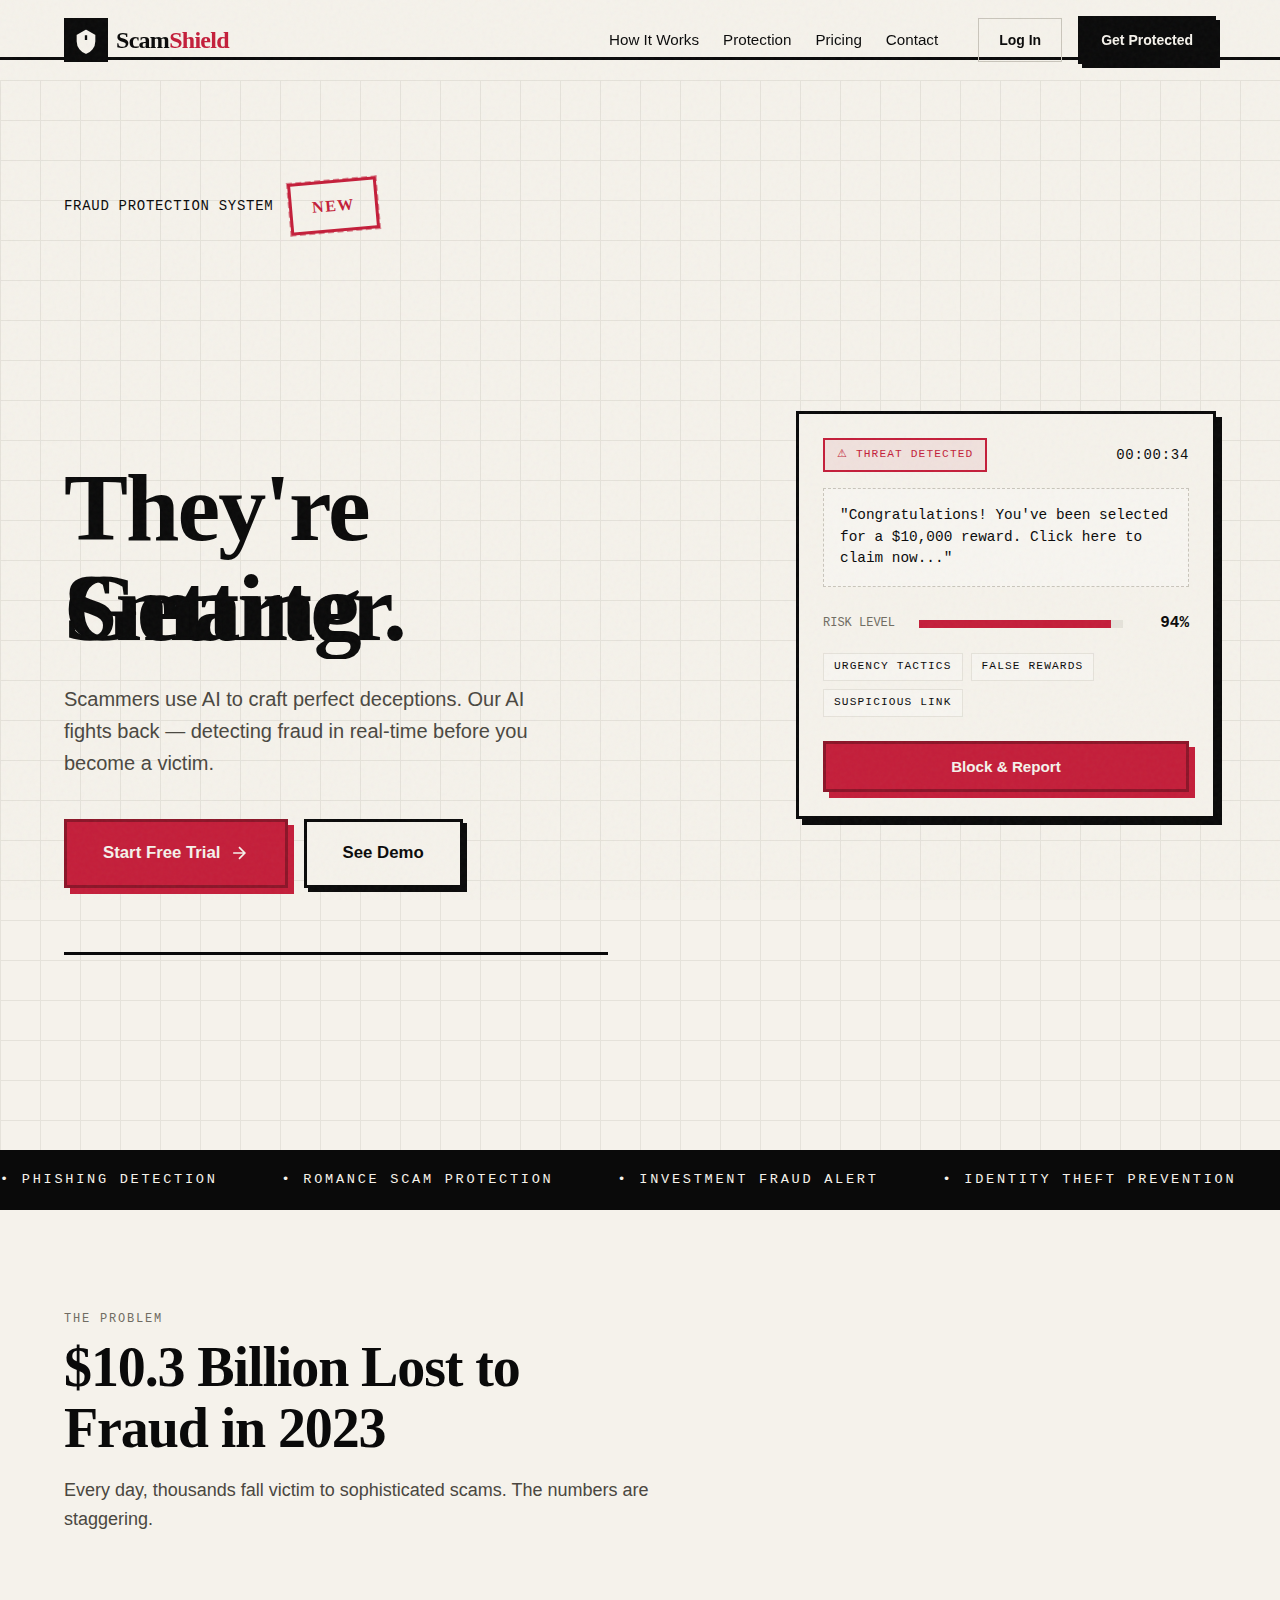
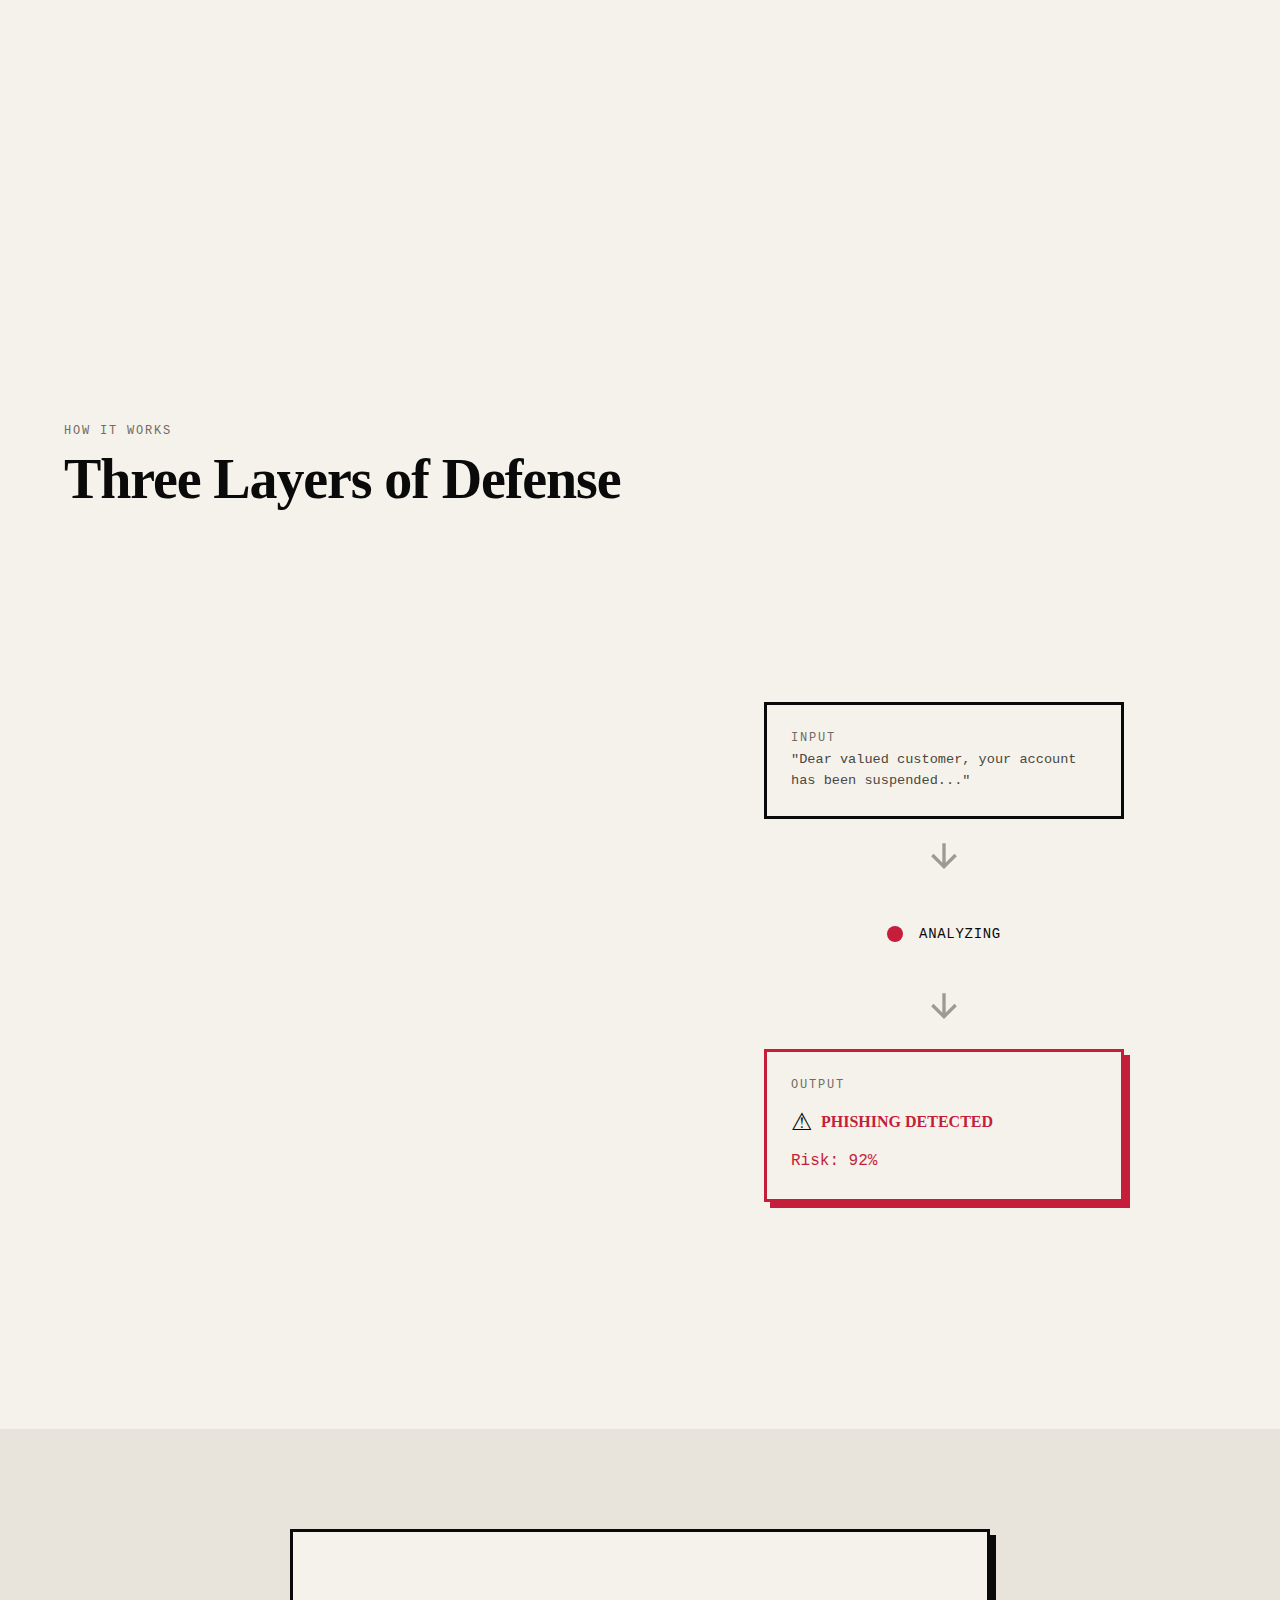
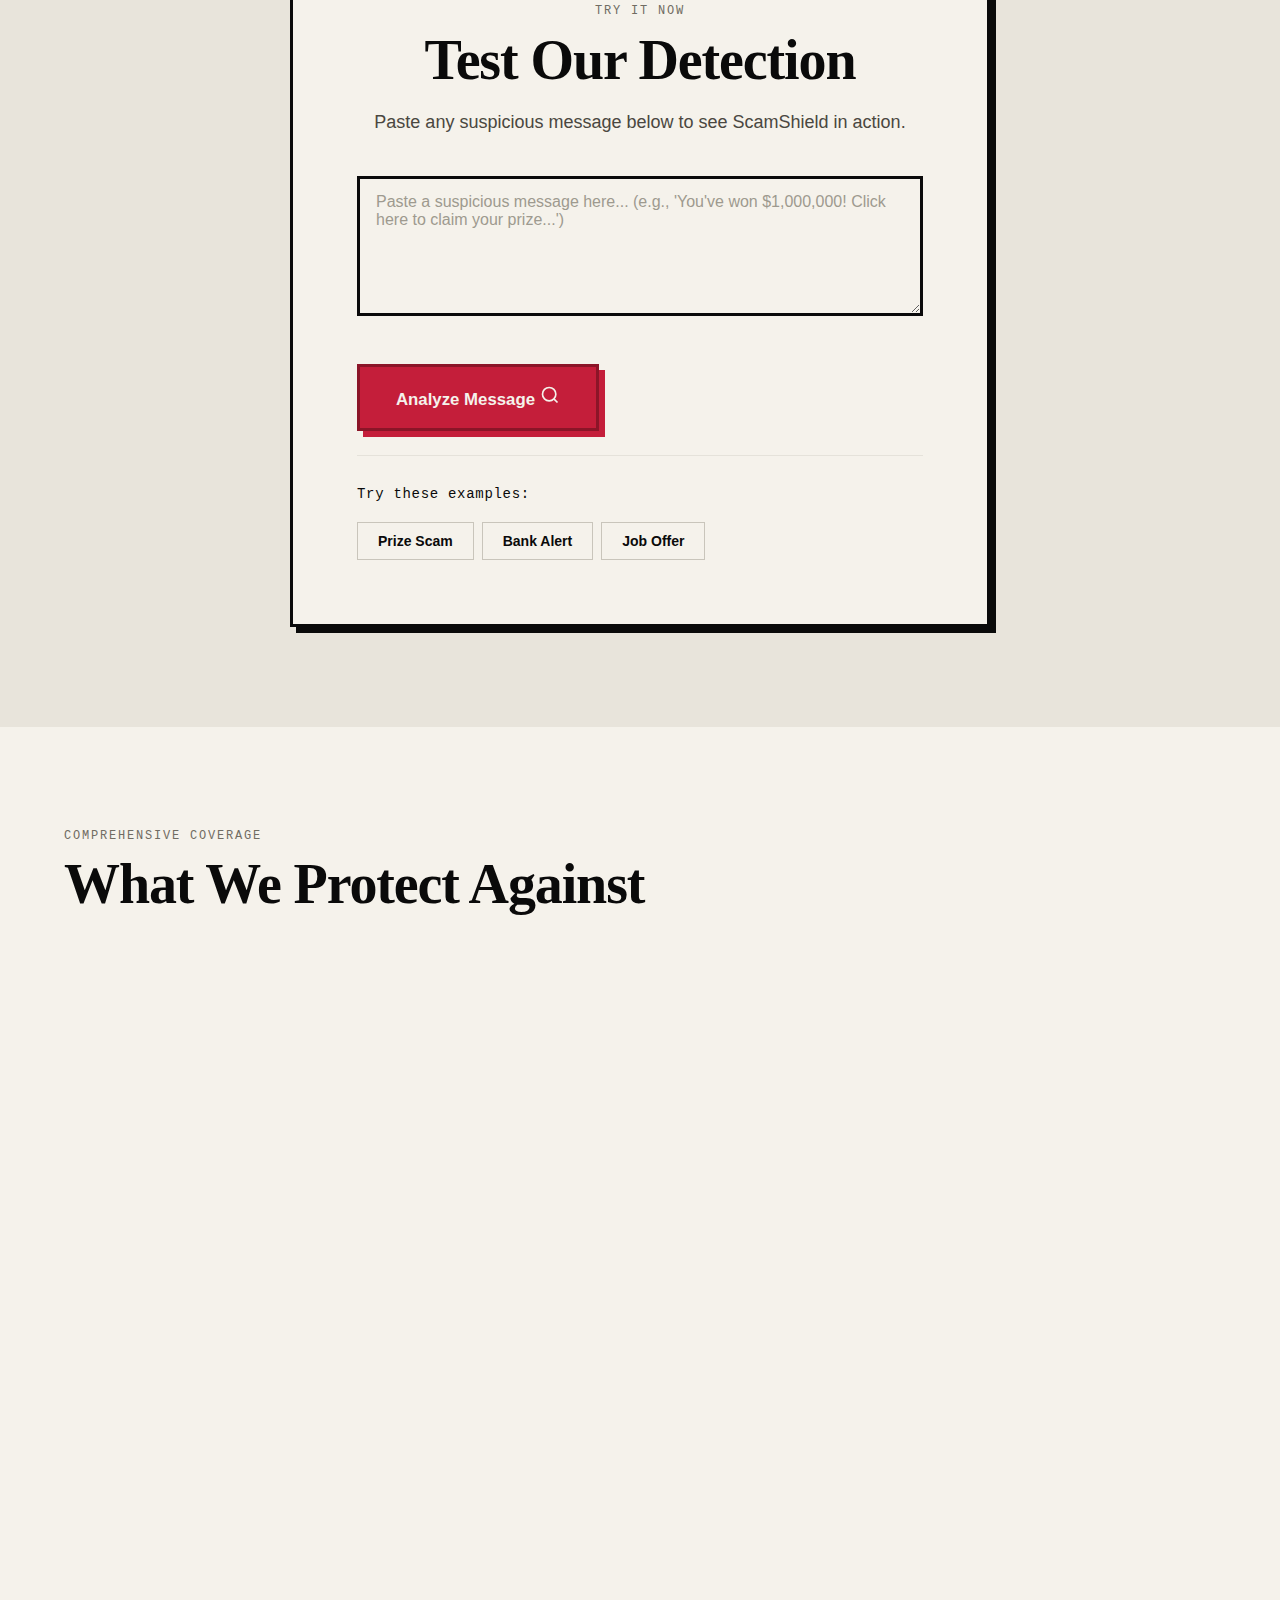
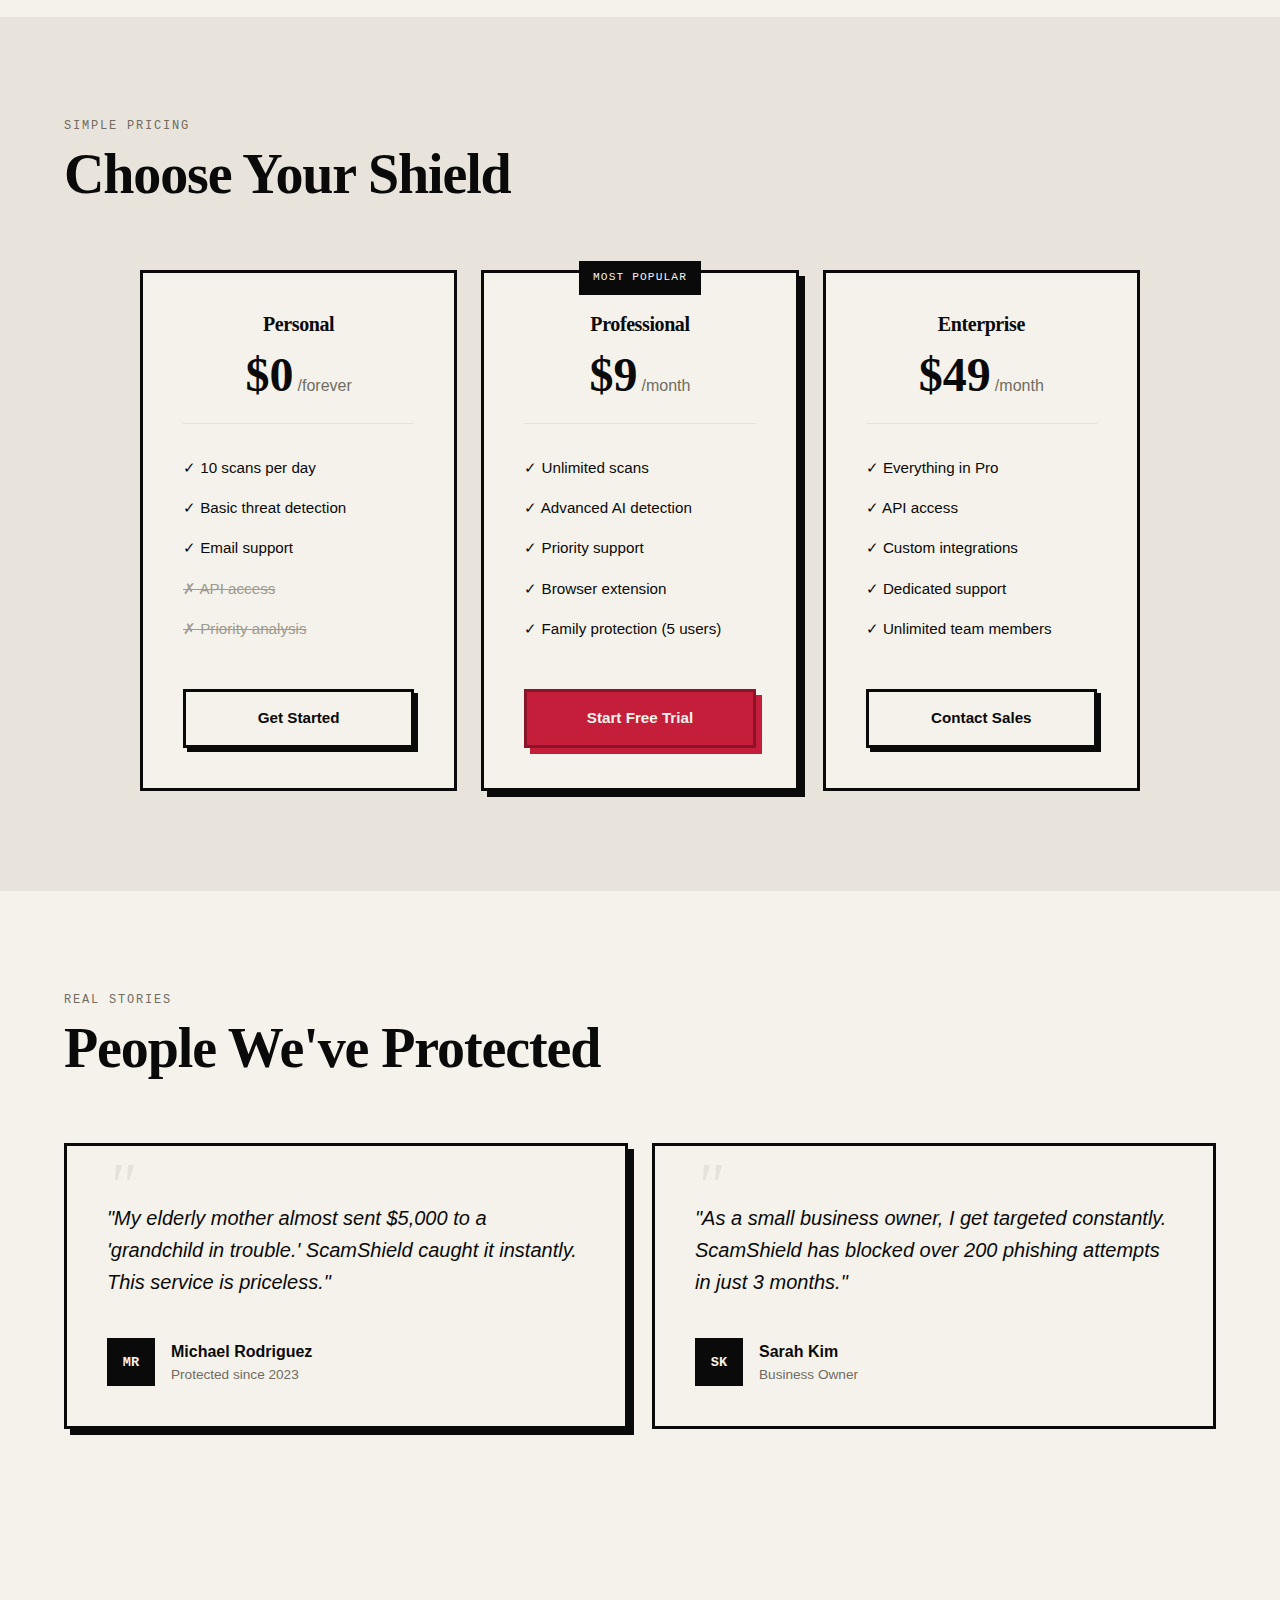
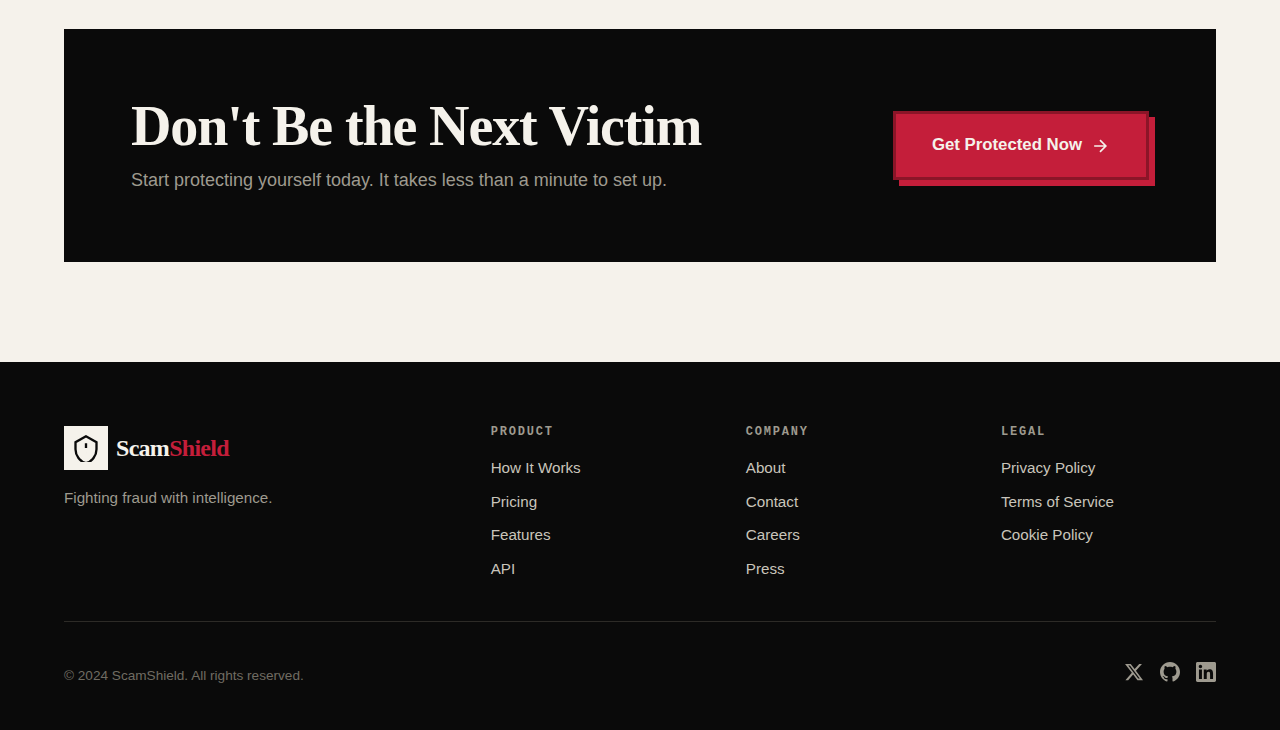
<file: frontend/public/index.html>
<!DOCTYPE html>
<html lang="en">
<head>
  <meta charset="UTF-8">
  <meta name="viewport" content="width=device-width, initial-scale=1.0, viewport-fit=cover">
  <meta name="apple-mobile-web-app-capable" content="yes">
  <meta name="mobile-web-app-capable" content="yes">
  <meta name="description" content="ScamShield Pro - Intelligent scam detection that protects you from fraud">
  <title>ScamShield — Fight Back Against Fraud</title>
  
  <link rel="icon" type="image/svg+xml" href="./assets/favicon.svg">
  <link rel="stylesheet" href="./css/style.css">
  <link rel="stylesheet" href="./css/home.css">
  <link rel="stylesheet" href="./css/mobile.css">
</head>
<body>
  <!-- Header -->
  <header class="site-header">
    <div class="container header-inner">
      <a href="index.html" class="logo">
        <div class="logo-mark">
          <svg viewBox="0 0 24 24" fill="none" stroke="currentColor" stroke-width="2">
            <path d="M12 2L3 7v6c0 5.5 3.8 10.7 9 12 5.2-1.3 9-6.5 9-12V7l-9-5z"/>
            <path d="M12 8v4M12 16h.01"/>
          </svg>
        </div>
        <span class="logo-text">Scam<span>Shield</span></span>
      </a>
      
      <nav class="main-nav">
        <ul class="nav-links">
          <li><a href="#how-it-works" class="nav-link">How It Works</a></li>
          <li><a href="#protection" class="nav-link">Protection</a></li>
          <li><a href="#pricing" class="nav-link">Pricing</a></li>
          <li><a href="contact.html" class="nav-link">Contact</a></li>
        </ul>
        <div class="nav-actions">
          <a href="login.html" class="btn btn-ghost btn-sm">Log In</a>
          <a href="signup.html" class="btn btn-primary btn-sm">Get Protected</a>
        </div>
      </nav>
      
      <button class="menu-toggle" aria-label="Toggle menu">
        <span></span>
        <span></span>
        <span></span>
      </button>
    </div>
  </header>

  <!-- Mobile Nav -->
  <nav class="mobile-nav" id="mobileNav">
    <ul class="mobile-nav-links">
      <li><a href="#how-it-works" class="mobile-nav-link">How It Works</a></li>
      <li><a href="#protection" class="mobile-nav-link">Protection</a></li>
      <li><a href="#pricing" class="mobile-nav-link">Pricing</a></li>
      <li><a href="contact.html" class="mobile-nav-link">Contact</a></li>
    </ul>
    <div class="mobile-nav-actions">
      <a href="login.html" class="btn btn-ghost w-full">Log In</a>
      <a href="signup.html" class="btn btn-primary w-full">Get Protected</a>
    </div>
  </nav>

  <main>
    <!-- Hero Section -->
    <section class="hero pt-header">
      <div class="hero-grid pattern-grid">
        <div class="container">
          <div class="hero-content">
            <div class="hero-label">
              <span class="text-mono">FRAUD PROTECTION SYSTEM</span>
              <span class="stamp">NEW</span>
            </div>
            
            <h1 class="hero-title text-reveal">
              <span>They're Getting</span>
              <span>Smarter.</span>
              <span class="text-danger">So Are We.</span>
            </h1>
            
            <p class="hero-desc">
              Scammers use AI to craft perfect deceptions. 
              Our AI fights back — detecting fraud in real-time 
              before you become a victim.
            </p>
            
            <div class="hero-actions">
              <a href="signup.html" class="btn btn-danger btn-lg">
                Start Free Trial
                <svg width="20" height="20" viewBox="0 0 24 24" fill="none" stroke="currentColor" stroke-width="2">
                  <path d="M5 12h14M12 5l7 7-7 7"/>
                </svg>
              </a>
              <a href="#demo" class="btn btn-lg">See Demo</a>
            </div>
            
            <div class="hero-stats stagger">
              <div class="stat-item">
                <span class="stat-number">847,293</span>
                <span class="stat-label">Scams Blocked</span>
              </div>
              <div class="stat-item">
                <span class="stat-number">$24.6M</span>
                <span class="stat-label">Money Saved</span>
              </div>
              <div class="stat-item">
                <span class="stat-number">99.7%</span>
                <span class="stat-label">Detection Rate</span>
              </div>
            </div>
          </div>
          
          <div class="hero-visual">
            <div class="threat-display card card-elevated">
              <div class="threat-header">
                <span class="badge badge-danger">⚠ THREAT DETECTED</span>
                <span class="text-mono">00:00:34</span>
              </div>
              <div class="threat-message">
                "Congratulations! You've been selected for a $10,000 reward. Click here to claim now..."
              </div>
              <div class="threat-analysis">
                <div class="analysis-bar">
                  <div class="bar-label">Risk Level</div>
                  <div class="bar-track">
                    <div class="bar-fill danger" style="width: 94%"></div>
                  </div>
                  <div class="bar-value">94%</div>
                </div>
                <div class="analysis-tags">
                  <span class="tag">Urgency Tactics</span>
                  <span class="tag">False Rewards</span>
                  <span class="tag">Suspicious Link</span>
                </div>
              </div>
              <div class="threat-action">
                <button class="btn btn-danger w-full">Block & Report</button>
              </div>
            </div>
          </div>
        </div>
      </div>
    </section>

    <!-- Marquee -->
    <div class="marquee">
      <div class="marquee-content">
        <span>• Phishing Detection</span>
        <span>• Romance Scam Protection</span>
        <span>• Investment Fraud Alert</span>
        <span>• Identity Theft Prevention</span>
        <span>• Tech Support Scam Blocker</span>
        <span>• Social Engineering Defense</span>
        <span>• Phishing Detection</span>
        <span>• Romance Scam Protection</span>
        <span>• Investment Fraud Alert</span>
        <span>• Identity Theft Prevention</span>
        <span>• Tech Support Scam Blocker</span>
        <span>• Social Engineering Defense</span>
      </div>
    </div>

    <!-- Problem Section -->
    <section class="section problem-section">
      <div class="container">
        <div class="section-header">
          <span class="text-label">The Problem</span>
          <h2>$10.3 Billion Lost to Fraud in 2023</h2>
          <p>Every day, thousands fall victim to sophisticated scams. The numbers are staggering.</p>
        </div>
        
        <div class="problem-grid grid grid-3 stagger">
          <article class="problem-card card card-hover">
            <div class="problem-number">01</div>
            <h3>2.4 Million</h3>
            <p>Fraud reports filed annually with the FTC. Most go unreported.</p>
          </article>
          
          <article class="problem-card card card-hover card-danger">
            <div class="problem-number">02</div>
            <h3>$1,480</h3>
            <p>Median individual loss per victim. Some lose life savings.</p>
          </article>
          
          <article class="problem-card card card-hover">
            <div class="problem-number">03</div>
            <h3>300%</h3>
            <p>Increase in AI-generated scams since 2022. Getting worse.</p>
          </article>
        </div>
      </div>
    </section>

    <!-- How It Works -->
    <section class="section how-section" id="how-it-works">
      <div class="container">
        <div class="section-header">
          <span class="text-label">How It Works</span>
          <h2>Three Layers of Defense</h2>
        </div>
        
        <div class="how-grid">
          <div class="how-steps stagger">
            <div class="how-step card card-dark">
              <div class="step-number">01</div>
              <h3>Paste the Message</h3>
              <p>Copy any suspicious email, text, or message directly into our analyzer.</p>
            </div>
            
            <div class="how-step card">
              <div class="step-number">02</div>
              <h3>AI Analysis</h3>
              <p>Our system scans for 147 known scam patterns, linguistic markers, and behavioral signals.</p>
            </div>
            
            <div class="how-step card">
              <div class="step-number">03</div>
              <h3>Get Verdict</h3>
              <p>Receive instant risk assessment with detailed breakdown of threat indicators.</p>
            </div>
          </div>
          
          <div class="how-visual">
            <div class="process-illustration">
              <div class="process-input card">
                <div class="text-mono text-label">INPUT</div>
                <div class="process-text">"Dear valued customer, your account has been suspended..."</div>
              </div>
              <div class="process-arrow">
                <svg width="40" height="40" viewBox="0 0 24 24" fill="none" stroke="currentColor" stroke-width="2">
                  <path d="M12 5v14M5 12l7 7 7-7"/>
                </svg>
              </div>
              <div class="process-ai">
                <div class="ai-core">
                  <span class="ai-pulse"></span>
                  <span class="text-mono">ANALYZING</span>
                </div>
              </div>
              <div class="process-arrow">
                <svg width="40" height="40" viewBox="0 0 24 24" fill="none" stroke="currentColor" stroke-width="2">
                  <path d="M12 5v14M5 12l7 7 7-7"/>
                </svg>
              </div>
              <div class="process-output card card-danger">
                <div class="text-mono text-label">OUTPUT</div>
                <div class="output-verdict">
                  <span class="verdict-icon">⚠</span>
                  <span class="verdict-text">PHISHING DETECTED</span>
                </div>
                <div class="output-score">Risk: 92%</div>
              </div>
            </div>
          </div>
        </div>
      </div>
    </section>

    <!-- Demo Section -->
    <section class="section demo-section pattern-lines" id="demo">
      <div class="container">
        <div class="demo-box card card-elevated">
          <div class="demo-header">
            <span class="text-label">Try It Now</span>
            <h2>Test Our Detection</h2>
            <p>Paste any suspicious message below to see ScamShield in action.</p>
          </div>
          
          <form id="demoForm" class="demo-form">
            <div class="form-group">
              <textarea 
                id="demoInput" 
                class="form-input" 
                placeholder="Paste a suspicious message here... (e.g., 'You've won $1,000,000! Click here to claim your prize...')"
                rows="5"
              ></textarea>
            </div>
            <button type="submit" class="btn btn-danger btn-lg">
              <span class="btn-text">
                Analyze Message
                <svg width="20" height="20" viewBox="0 0 24 24" fill="none" stroke="currentColor" stroke-width="2">
                  <circle cx="11" cy="11" r="8"/>
                  <path d="M21 21l-4.35-4.35"/>
                </svg>
              </span>
              <span class="btn-spinner spinner"></span>
            </button>
          </form>
          
          <div id="demoResult" class="demo-result"></div>
          
          <div class="demo-samples">
            <span class="text-mono">Try these examples:</span>
            <div class="sample-buttons">
              <button type="button" class="btn btn-ghost btn-sm" onclick="loadSample(0)">Prize Scam</button>
              <button type="button" class="btn btn-ghost btn-sm" onclick="loadSample(1)">Bank Alert</button>
              <button type="button" class="btn btn-ghost btn-sm" onclick="loadSample(2)">Job Offer</button>
            </div>
          </div>
        </div>
      </div>
    </section>

    <!-- Protection Types -->
    <section class="section protection-section" id="protection">
      <div class="container">
        <div class="section-header">
          <span class="text-label">Comprehensive Coverage</span>
          <h2>What We Protect Against</h2>
        </div>
        
        <div class="protection-grid grid grid-4 stagger">
          <article class="protection-item card card-hover">
            <div class="protection-icon">
              <svg width="32" height="32" viewBox="0 0 24 24" fill="none" stroke="currentColor" stroke-width="2">
                <path d="M4 4h16c1.1 0 2 .9 2 2v12c0 1.1-.9 2-2 2H4c-1.1 0-2-.9-2-2V6c0-1.1.9-2 2-2z"/>
                <polyline points="22,6 12,13 2,6"/>
              </svg>
            </div>
            <h4>Phishing Emails</h4>
            <p>Fake emails impersonating banks, services, and contacts.</p>
          </article>
          
          <article class="protection-item card card-hover">
            <div class="protection-icon">
              <svg width="32" height="32" viewBox="0 0 24 24" fill="none" stroke="currentColor" stroke-width="2">
                <path d="M20.84 4.61a5.5 5.5 0 0 0-7.78 0L12 5.67l-1.06-1.06a5.5 5.5 0 0 0-7.78 7.78l1.06 1.06L12 21.23l7.78-7.78 1.06-1.06a5.5 5.5 0 0 0 0-7.78z"/>
              </svg>
            </div>
            <h4>Romance Scams</h4>
            <p>Fraudsters building fake relationships for money.</p>
          </article>
          
          <article class="protection-item card card-hover">
            <div class="protection-icon">
              <svg width="32" height="32" viewBox="0 0 24 24" fill="none" stroke="currentColor" stroke-width="2">
                <line x1="12" y1="1" x2="12" y2="23"/>
                <path d="M17 5H9.5a3.5 3.5 0 0 0 0 7h5a3.5 3.5 0 0 1 0 7H6"/>
              </svg>
            </div>
            <h4>Investment Fraud</h4>
            <p>Get-rich-quick schemes and crypto scams.</p>
          </article>
          
          <article class="protection-item card card-hover">
            <div class="protection-icon">
              <svg width="32" height="32" viewBox="0 0 24 24" fill="none" stroke="currentColor" stroke-width="2">
                <rect x="2" y="3" width="20" height="14" rx="2" ry="2"/>
                <line x1="8" y1="21" x2="16" y2="21"/>
                <line x1="12" y1="17" x2="12" y2="21"/>
              </svg>
            </div>
            <h4>Tech Support</h4>
            <p>Fake tech support with remote access tricks.</p>
          </article>
          
          <article class="protection-item card card-hover">
            <div class="protection-icon">
              <svg width="32" height="32" viewBox="0 0 24 24" fill="none" stroke="currentColor" stroke-width="2">
                <path d="M16 21v-2a4 4 0 0 0-4-4H5a4 4 0 0 0-4 4v2"/>
                <circle cx="8.5" cy="7" r="4"/>
                <line x1="20" y1="8" x2="20" y2="14"/>
                <line x1="23" y1="11" x2="17" y2="11"/>
              </svg>
            </div>
            <h4>Identity Theft</h4>
            <p>Attempts to steal personal information.</p>
          </article>
          
          <article class="protection-item card card-hover">
            <div class="protection-icon">
              <svg width="32" height="32" viewBox="0 0 24 24" fill="none" stroke="currentColor" stroke-width="2">
                <path d="M22 16.92v3a2 2 0 0 1-2.18 2 19.79 19.79 0 0 1-8.63-3.07 19.5 19.5 0 0 1-6-6 19.79 19.79 0 0 1-3.07-8.67A2 2 0 0 1 4.11 2h3a2 2 0 0 1 2 1.72 12.84 12.84 0 0 0 .7 2.81 2 2 0 0 1-.45 2.11L8.09 9.91a16 16 0 0 0 6 6l1.27-1.27a2 2 0 0 1 2.11-.45 12.84 12.84 0 0 0 2.81.7A2 2 0 0 1 22 16.92z"/>
              </svg>
            </div>
            <h4>Phone Scams</h4>
            <p>IRS calls, warranty scams, lottery frauds.</p>
          </article>
          
          <article class="protection-item card card-hover">
            <div class="protection-icon">
              <svg width="32" height="32" viewBox="0 0 24 24" fill="none" stroke="currentColor" stroke-width="2">
                <rect x="2" y="7" width="20" height="14" rx="2" ry="2"/>
                <path d="M16 21V5a2 2 0 0 0-2-2h-4a2 2 0 0 0-2 2v16"/>
              </svg>
            </div>
            <h4>Job Scams</h4>
            <p>Fake job offers that steal data or money.</p>
          </article>
          
          <article class="protection-item card card-hover">
            <div class="protection-icon">
              <svg width="32" height="32" viewBox="0 0 24 24" fill="none" stroke="currentColor" stroke-width="2">
                <circle cx="12" cy="12" r="10"/>
                <path d="M9.09 9a3 3 0 0 1 5.83 1c0 2-3 3-3 3"/>
                <line x1="12" y1="17" x2="12.01" y2="17"/>
              </svg>
            </div>
            <h4>Social Engineering</h4>
            <p>Psychological manipulation tactics.</p>
          </article>
        </div>
      </div>
    </section>

    <!-- Pricing -->
    <section class="section pricing-section pattern-dots" id="pricing">
      <div class="container">
        <div class="section-header">
          <span class="text-label">Simple Pricing</span>
          <h2>Choose Your Shield</h2>
        </div>
        
        <div class="pricing-grid grid grid-3">
          <article class="pricing-card card card-hover">
            <div class="pricing-header">
              <h3>Personal</h3>
              <div class="price">
                <span class="price-amount">$0</span>
                <span class="price-period">/forever</span>
              </div>
            </div>
            <ul class="pricing-features">
              <li>✓ 10 scans per day</li>
              <li>✓ Basic threat detection</li>
              <li>✓ Email support</li>
              <li class="disabled">✗ API access</li>
              <li class="disabled">✗ Priority analysis</li>
            </ul>
            <a href="signup.html" class="btn w-full">Get Started</a>
          </article>
          
          <article class="pricing-card card card-elevated featured">
            <div class="featured-badge badge badge-dark">Most Popular</div>
            <div class="pricing-header">
              <h3>Professional</h3>
              <div class="price">
                <span class="price-amount">$9</span>
                <span class="price-period">/month</span>
              </div>
            </div>
            <ul class="pricing-features">
              <li>✓ Unlimited scans</li>
              <li>✓ Advanced AI detection</li>
              <li>✓ Priority support</li>
              <li>✓ Browser extension</li>
              <li>✓ Family protection (5 users)</li>
            </ul>
            <a href="signup.html" class="btn btn-danger w-full">Start Free Trial</a>
          </article>
          
          <article class="pricing-card card card-hover">
            <div class="pricing-header">
              <h3>Enterprise</h3>
              <div class="price">
                <span class="price-amount">$49</span>
                <span class="price-period">/month</span>
              </div>
            </div>
            <ul class="pricing-features">
              <li>✓ Everything in Pro</li>
              <li>✓ API access</li>
              <li>✓ Custom integrations</li>
              <li>✓ Dedicated support</li>
              <li>✓ Unlimited team members</li>
            </ul>
            <a href="contact.html" class="btn w-full">Contact Sales</a>
          </article>
        </div>
      </div>
    </section>

    <!-- Testimonials -->
    <section class="section testimonials-section">
      <div class="container">
        <div class="section-header">
          <span class="text-label">Real Stories</span>
          <h2>People We've Protected</h2>
        </div>
        
        <div class="testimonials-grid grid grid-2">
          <blockquote class="testimonial card card-elevated">
            <p class="testimonial-text">"My elderly mother almost sent $5,000 to a 'grandchild in trouble.' ScamShield caught it instantly. This service is priceless."</p>
            <footer class="testimonial-author">
              <div class="author-avatar">MR</div>
              <div class="author-info">
                <cite>Michael Rodriguez</cite>
                <span>Protected since 2023</span>
              </div>
            </footer>
          </blockquote>
          
          <blockquote class="testimonial card">
            <p class="testimonial-text">"As a small business owner, I get targeted constantly. ScamShield has blocked over 200 phishing attempts in just 3 months."</p>
            <footer class="testimonial-author">
              <div class="author-avatar">SK</div>
              <div class="author-info">
                <cite>Sarah Kim</cite>
                <span>Business Owner</span>
              </div>
            </footer>
          </blockquote>
        </div>
      </div>
    </section>

    <!-- CTA -->
    <section class="section cta-section">
      <div class="container">
        <div class="cta-box card card-dark">
          <div class="cta-content">
            <h2>Don't Be the Next Victim</h2>
            <p>Start protecting yourself today. It takes less than a minute to set up.</p>
          </div>
          <div class="cta-actions">
            <a href="signup.html" class="btn btn-danger btn-lg">
              Get Protected Now
              <svg width="20" height="20" viewBox="0 0 24 24" fill="none" stroke="currentColor" stroke-width="2">
                <path d="M5 12h14M12 5l7 7-7 7"/>
              </svg>
            </a>
          </div>
        </div>
      </div>
    </section>
  </main>

  <!-- Footer -->
  <footer class="site-footer">
    <div class="container">
      <div class="footer-top">
        <div class="footer-brand">
          <a href="index.html" class="logo">
            <div class="logo-mark">
              <svg viewBox="0 0 24 24" fill="none" stroke="currentColor" stroke-width="2">
                <path d="M12 2L3 7v6c0 5.5 3.8 10.7 9 12 5.2-1.3 9-6.5 9-12V7l-9-5z"/>
                <path d="M12 8v4M12 16h.01"/>
              </svg>
            </div>
            <span class="logo-text">Scam<span>Shield</span></span>
          </a>
          <p>Fighting fraud with intelligence.</p>
        </div>
        
        <nav class="footer-nav">
          <div class="footer-col">
            <h4>Product</h4>
            <ul>
              <li><a href="#how-it-works">How It Works</a></li>
              <li><a href="#pricing">Pricing</a></li>
              <li><a href="#protection">Features</a></li>
              <li><a href="#">API</a></li>
            </ul>
          </div>
          <div class="footer-col">
            <h4>Company</h4>
            <ul>
              <li><a href="#">About</a></li>
              <li><a href="contact.html">Contact</a></li>
              <li><a href="#">Careers</a></li>
              <li><a href="#">Press</a></li>
            </ul>
          </div>
          <div class="footer-col">
            <h4>Legal</h4>
            <ul>
              <li><a href="#">Privacy Policy</a></li>
              <li><a href="#">Terms of Service</a></li>
              <li><a href="#">Cookie Policy</a></li>
            </ul>
          </div>
        </nav>
      </div>
      
      <div class="footer-bottom">
        <p class="copyright">© 2024 ScamShield. All rights reserved.</p>
        <div class="footer-social">
          <a href="#" aria-label="Twitter">
            <svg width="20" height="20" viewBox="0 0 24 24" fill="currentColor">
              <path d="M18.244 2.25h3.308l-7.227 8.26 8.502 11.24H16.17l-5.214-6.817L4.99 21.75H1.68l7.73-8.835L1.254 2.25H8.08l4.713 6.231zm-1.161 17.52h1.833L7.084 4.126H5.117z"/>
            </svg>
          </a>
          <a href="#" aria-label="GitHub">
            <svg width="20" height="20" viewBox="0 0 24 24" fill="currentColor">
              <path d="M12 0c-6.626 0-12 5.373-12 12 0 5.302 3.438 9.8 8.207 11.387.599.111.793-.261.793-.577v-2.234c-3.338.726-4.033-1.416-4.033-1.416-.546-1.387-1.333-1.756-1.333-1.756-1.089-.745.083-.729.083-.729 1.205.084 1.839 1.237 1.839 1.237 1.07 1.834 2.807 1.304 3.492.997.107-.775.418-1.305.762-1.604-2.665-.305-5.467-1.334-5.467-5.931 0-1.311.469-2.381 1.236-3.221-.124-.303-.535-1.524.117-3.176 0 0 1.008-.322 3.301 1.23.957-.266 1.983-.399 3.003-.404 1.02.005 2.047.138 3.006.404 2.291-1.552 3.297-1.23 3.297-1.23.653 1.653.242 2.874.118 3.176.77.84 1.235 1.911 1.235 3.221 0 4.609-2.807 5.624-5.479 5.921.43.372.823 1.102.823 2.222v3.293c0 .319.192.694.801.576 4.765-1.589 8.199-6.086 8.199-11.386 0-6.627-5.373-12-12-12z"/>
            </svg>
          </a>
          <a href="#" aria-label="LinkedIn">
            <svg width="20" height="20" viewBox="0 0 24 24" fill="currentColor">
              <path d="M20.447 20.452h-3.554v-5.569c0-1.328-.027-3.037-1.852-3.037-1.853 0-2.136 1.445-2.136 2.939v5.667H9.351V9h3.414v1.561h.046c.477-.9 1.637-1.85 3.37-1.85 3.601 0 4.267 2.37 4.267 5.455v6.286zM5.337 7.433c-1.144 0-2.063-.926-2.063-2.065 0-1.138.92-2.063 2.063-2.063 1.14 0 2.064.925 2.064 2.063 0 1.139-.925 2.065-2.064 2.065zm1.782 13.019H3.555V9h3.564v11.452zM22.225 0H1.771C.792 0 0 .774 0 1.729v20.542C0 23.227.792 24 1.771 24h20.451C23.2 24 24 23.227 24 22.271V1.729C24 .774 23.2 0 22.222 0h.003z"/>
            </svg>
          </a>
        </div>
      </div>
    </div>
  </footer>

  <script src="./js/main.js"></script>
  <script src="./js/api.js"></script>
</body>
</html>
</file>
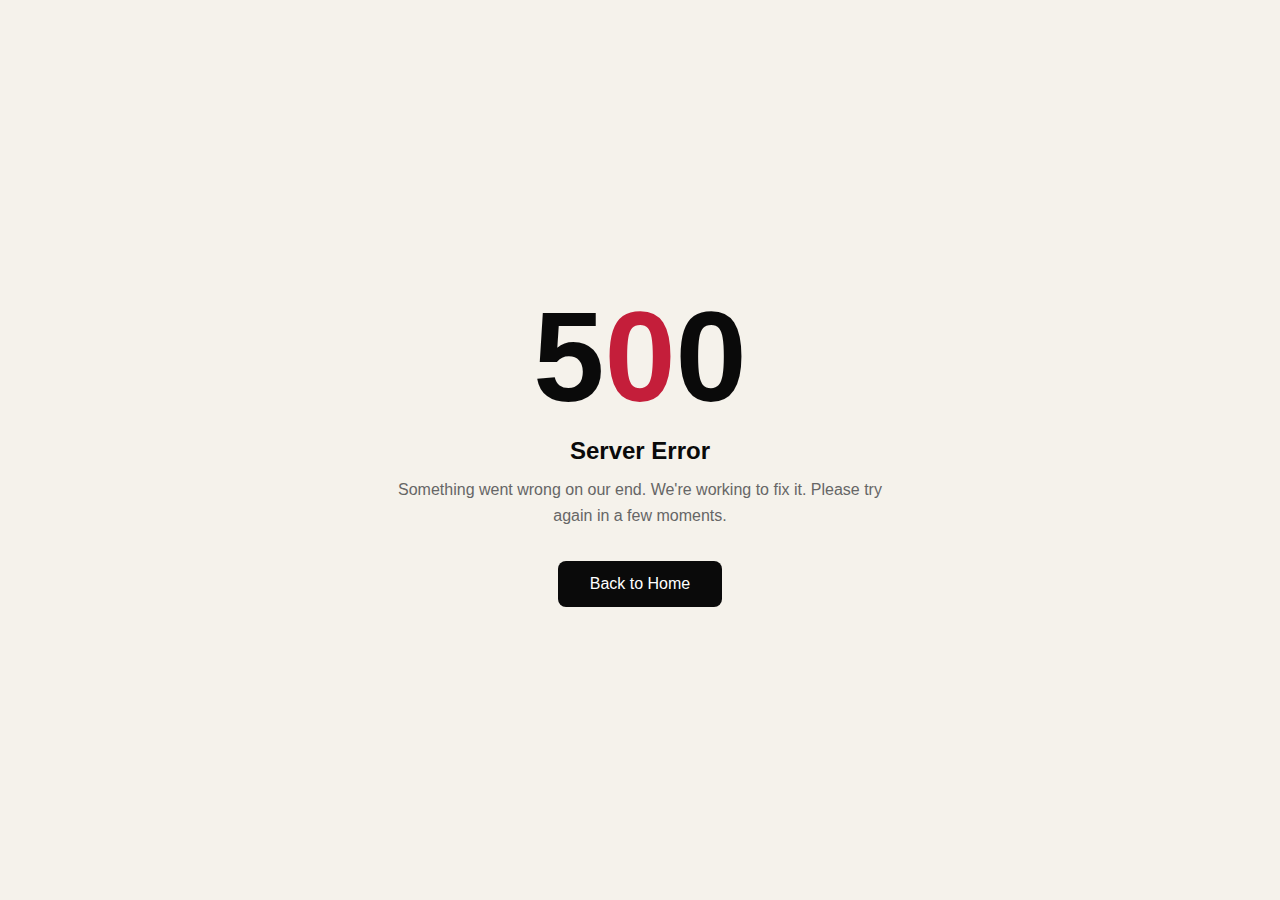
<file: frontend/public/50x.html>
<!DOCTYPE html>
<html lang="en">
<head>
  <meta charset="UTF-8">
  <meta name="viewport" content="width=device-width, initial-scale=1.0">
  <title>Server Error | ScamShield</title>
  <link rel="icon" type="image/svg+xml" href="/assets/favicon.svg">
  <style>
    * { margin: 0; padding: 0; box-sizing: border-box; }
    body {
      font-family: -apple-system, BlinkMacSystemFont, 'Segoe UI', Roboto, sans-serif;
      background: #F5F2EB;
      min-height: 100vh;
      display: flex;
      align-items: center;
      justify-content: center;
      padding: 20px;
    }
    .container {
      text-align: center;
      max-width: 500px;
    }
    .error-code {
      font-size: 8rem;
      font-weight: 700;
      color: #0A0A0A;
      line-height: 1;
      margin-bottom: 16px;
    }
    .error-code span {
      color: #C41E3A;
    }
    h1 {
      font-size: 1.5rem;
      color: #0A0A0A;
      margin-bottom: 12px;
    }
    p {
      color: #666;
      margin-bottom: 32px;
      line-height: 1.6;
    }
    .btn {
      display: inline-block;
      padding: 14px 32px;
      background: #0A0A0A;
      color: #fff;
      text-decoration: none;
      border-radius: 8px;
      font-weight: 500;
      transition: all 0.2s;
    }
    .btn:hover {
      background: #C41E3A;
      transform: translateY(-2px);
    }
  </style>
</head>
<body>
  <div class="container">
    <div class="error-code">5<span>0</span>0</div>
    <h1>Server Error</h1>
    <p>Something went wrong on our end. We're working to fix it. Please try again in a few moments.</p>
    <a href="/" class="btn">Back to Home</a>
  </div>
</body>
</html>
</file>
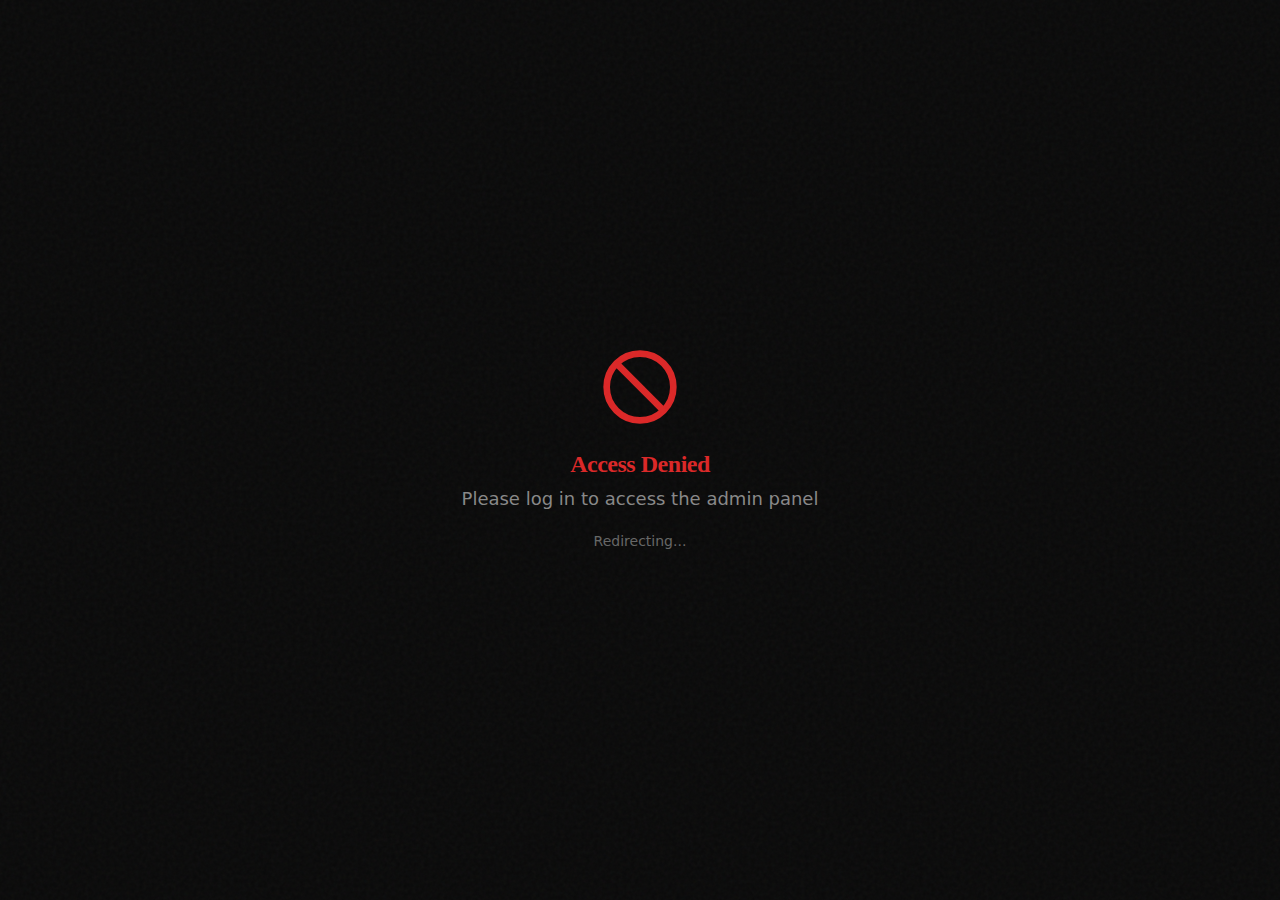
<file: frontend/public/admin.html>
<!DOCTYPE html>
<html lang="en">
<head>
  <meta charset="UTF-8">
  <meta name="viewport" content="width=device-width, initial-scale=1.0">
  <title>Admin Panel — ScamShield Pro</title>
  <link rel="icon" href="./assets/favicon.svg" type="image/svg+xml">
  <link rel="stylesheet" href="./css/style.css">
  <link rel="stylesheet" href="./css/pages.css">
  <style>
    /* Admin Panel Specific Styles */
    :root {
      --admin-accent: #C41E3A;
      --admin-bg: #0A0A0A;
      --admin-surface: #111111;
      --admin-border: #222222;
      --cream: #F5F2EB;
    }

    body {
      background: var(--admin-bg);
      color: var(--cream);
      min-height: 100vh;
    }

    .admin-layout {
      display: flex;
      min-height: 100vh;
    }

    /* Sidebar */
    .admin-sidebar {
      width: 260px;
      background: var(--admin-surface);
      border-right: 1px solid var(--admin-border);
      display: flex;
      flex-direction: column;
      position: fixed;
      height: 100vh;
      z-index: 100;
    }

    .sidebar-header {
      padding: 1.5rem;
      border-bottom: 1px solid var(--admin-border);
    }

    .sidebar-logo {
      display: flex;
      align-items: center;
      gap: 0.75rem;
      text-decoration: none;
      color: var(--cream);
    }

    .logo-icon {
      width: 36px;
      height: 36px;
      background: linear-gradient(135deg, var(--admin-accent), #8B0000);
      border-radius: 8px;
      display: flex;
      align-items: center;
      justify-content: center;
    }

    .logo-icon svg {
      width: 20px;
      height: 20px;
      stroke: var(--cream);
    }

    .logo-text {
      font-weight: 700;
      font-size: 1.1rem;
    }

    .logo-text span {
      color: var(--admin-accent);
    }

    .sidebar-nav {
      flex: 1;
      padding: 1rem 0;
      overflow-y: auto;
    }

    .nav-section {
      margin-bottom: 1.5rem;
    }

    .nav-section-title {
      font-size: 0.7rem;
      text-transform: uppercase;
      letter-spacing: 0.1em;
      color: rgba(245,242,235,0.4);
      padding: 0 1.5rem;
      margin-bottom: 0.5rem;
    }

    .nav-link {
      display: flex;
      align-items: center;
      gap: 0.75rem;
      padding: 0.75rem 1.5rem;
      color: rgba(245,242,235,0.7);
      text-decoration: none;
      transition: all 0.2s;
      cursor: pointer;
      border-left: 3px solid transparent;
    }

    .nav-link:hover {
      background: rgba(196,30,58,0.1);
      color: var(--cream);
    }

    .nav-link.active {
      background: rgba(196,30,58,0.15);
      color: var(--admin-accent);
      border-left-color: var(--admin-accent);
    }

    .nav-link svg {
      width: 20px;
      height: 20px;
      opacity: 0.7;
    }

    .nav-link.active svg {
      opacity: 1;
    }

    .nav-badge {
      margin-left: auto;
      background: var(--admin-accent);
      color: white;
      font-size: 0.7rem;
      padding: 0.15rem 0.5rem;
      border-radius: 10px;
      font-weight: 600;
    }

    .sidebar-footer {
      padding: 1rem 1.5rem;
      border-top: 1px solid var(--admin-border);
    }

    .admin-user {
      display: flex;
      align-items: center;
      gap: 0.75rem;
    }

    .admin-avatar {
      width: 40px;
      height: 40px;
      background: linear-gradient(135deg, var(--admin-accent), #8B0000);
      border-radius: 50%;
      display: flex;
      align-items: center;
      justify-content: center;
      font-weight: 600;
      color: white;
    }

    .admin-info {
      flex: 1;
    }

    .admin-name {
      font-weight: 600;
      font-size: 0.9rem;
    }

    .admin-role {
      font-size: 0.75rem;
      color: var(--admin-accent);
    }

    .logout-btn {
      background: none;
      border: none;
      color: rgba(245,242,235,0.5);
      cursor: pointer;
      padding: 0.5rem;
      border-radius: 6px;
      transition: all 0.2s;
    }

    .logout-btn:hover {
      background: rgba(196,30,58,0.2);
      color: var(--admin-accent);
    }

    /* Main Content */
    .admin-main {
      flex: 1;
      margin-left: 260px;
      padding: 2rem;
      min-height: 100vh;
    }

    .admin-header {
      display: flex;
      justify-content: space-between;
      align-items: center;
      margin-bottom: 2rem;
      padding-bottom: 1.5rem;
      border-bottom: 1px solid var(--admin-border);
    }

    .admin-header h1 {
      font-size: 1.75rem;
      font-weight: 700;
      margin: 0;
    }

    .admin-header p {
      color: rgba(245,242,235,0.6);
      margin: 0.25rem 0 0;
      font-size: 0.9rem;
    }

    .header-actions {
      display: flex;
      gap: 0.75rem;
    }

    .system-status {
      display: flex;
      align-items: center;
      gap: 0.5rem;
      padding: 0.5rem 1rem;
      background: rgba(27,94,32,0.15);
      border: 1px solid rgba(27,94,32,0.3);
      border-radius: 8px;
      color: #4CAF50;
      font-size: 0.85rem;
      font-weight: 500;
    }

    .status-dot {
      width: 8px;
      height: 8px;
      background: #4CAF50;
      border-radius: 50%;
      animation: pulse 2s infinite;
    }

    @keyframes pulse {
      0%, 100% { opacity: 1; }
      50% { opacity: 0.5; }
    }

    /* Stats Grid */
    .stats-grid {
      display: grid;
      grid-template-columns: repeat(4, 1fr);
      gap: 1.5rem;
      margin-bottom: 2rem;
    }

    .stat-card {
      background: var(--admin-surface);
      border: 1px solid var(--admin-border);
      border-radius: 12px;
      padding: 1.5rem;
      position: relative;
      overflow: hidden;
    }

    .stat-card::before {
      content: '';
      position: absolute;
      top: 0;
      left: 0;
      right: 0;
      height: 3px;
      background: linear-gradient(90deg, var(--admin-accent), transparent);
    }

    .stat-icon {
      width: 44px;
      height: 44px;
      background: rgba(196,30,58,0.1);
      border-radius: 10px;
      display: flex;
      align-items: center;
      justify-content: center;
      margin-bottom: 1rem;
    }

    .stat-icon svg {
      width: 22px;
      height: 22px;
      stroke: var(--admin-accent);
    }

    .stat-label {
      font-size: 0.8rem;
      color: rgba(245,242,235,0.5);
      text-transform: uppercase;
      letter-spacing: 0.05em;
      margin-bottom: 0.5rem;
    }

    .stat-value {
      font-size: 2rem;
      font-weight: 700;
      color: var(--cream);
      font-family: var(--font-mono);
    }

    .stat-value.danger {
      color: var(--admin-accent);
    }

    .stat-change {
      font-size: 0.8rem;
      margin-top: 0.5rem;
      color: rgba(245,242,235,0.5);
    }

    .stat-change.positive {
      color: #4CAF50;
    }

    .stat-change.negative {
      color: var(--admin-accent);
    }

    /* View Containers */
    .admin-view {
      display: none;
    }

    .admin-view.active {
      display: block;
    }

    /* Cards */
    .admin-card {
      background: var(--admin-surface);
      border: 1px solid var(--admin-border);
      border-radius: 12px;
      margin-bottom: 1.5rem;
    }

    .card-header {
      display: flex;
      justify-content: space-between;
      align-items: center;
      padding: 1.25rem 1.5rem;
      border-bottom: 1px solid var(--admin-border);
    }

    .card-title {
      font-size: 1rem;
      font-weight: 600;
      margin: 0;
    }

    .card-actions {
      display: flex;
      gap: 0.5rem;
    }

    .card-body {
      padding: 1.5rem;
    }

    /* Tables */
    .admin-table {
      width: 100%;
      border-collapse: collapse;
    }

    .admin-table th {
      text-align: left;
      padding: 0.75rem 1rem;
      font-size: 0.75rem;
      text-transform: uppercase;
      letter-spacing: 0.05em;
      color: rgba(245,242,235,0.5);
      border-bottom: 1px solid var(--admin-border);
      font-weight: 500;
    }

    .admin-table td {
      padding: 1rem;
      border-bottom: 1px solid var(--admin-border);
      font-size: 0.9rem;
    }

    .admin-table tr:hover {
      background: rgba(196,30,58,0.05);
    }

    .admin-table tr:last-child td {
      border-bottom: none;
    }

    /* Badges */
    .badge {
      display: inline-flex;
      align-items: center;
      padding: 0.25rem 0.75rem;
      border-radius: 20px;
      font-size: 0.75rem;
      font-weight: 500;
    }

    .badge-success {
      background: rgba(76,175,80,0.15);
      color: #4CAF50;
    }

    .badge-warning {
      background: rgba(255,152,0,0.15);
      color: #FF9800;
    }

    .badge-danger {
      background: rgba(196,30,58,0.15);
      color: var(--admin-accent);
    }

    .badge-info {
      background: rgba(33,150,243,0.15);
      color: #2196F3;
    }

    /* Buttons */
    .btn {
      display: inline-flex;
      align-items: center;
      gap: 0.5rem;
      padding: 0.5rem 1rem;
      border-radius: 6px;
      font-size: 0.85rem;
      font-weight: 500;
      cursor: pointer;
      transition: all 0.2s;
      border: none;
    }

    .btn-primary {
      background: var(--admin-accent);
      color: white;
    }

    .btn-primary:hover {
      background: #a01830;
    }

    .btn-outline {
      background: transparent;
      border: 1px solid var(--admin-border);
      color: var(--cream);
    }

    .btn-outline:hover {
      border-color: var(--admin-accent);
      color: var(--admin-accent);
    }

    .btn-sm {
      padding: 0.35rem 0.75rem;
      font-size: 0.8rem;
    }

    .btn-danger {
      background: #dc3545;
      color: white;
    }

    .btn-danger:hover {
      background: #c82333;
    }

    .btn-success {
      background: #28a745;
      color: white;
    }

    .btn-success:hover {
      background: #218838;
    }

    .btn-warning {
      background: #FF9800;
      color: white;
    }

    .btn-warning:hover {
      background: #e68900;
    }

    .btn-icon {
      width: 32px;
      height: 32px;
      padding: 0;
      justify-content: center;
    }

    /* User Avatar */
    .user-avatar-sm {
      width: 32px;
      height: 32px;
      border-radius: 50%;
      background: var(--admin-border);
      display: flex;
      align-items: center;
      justify-content: center;
      font-weight: 600;
      font-size: 0.75rem;
    }

    .user-cell {
      display: flex;
      align-items: center;
      gap: 0.75rem;
    }

    .user-info-sm {
      display: flex;
      flex-direction: column;
    }

    .user-info-sm .name {
      font-weight: 500;
    }

    .user-info-sm .email {
      font-size: 0.8rem;
      color: rgba(245,242,235,0.5);
    }

    /* Grid Layouts */
    .grid-2 {
      display: grid;
      grid-template-columns: repeat(2, 1fr);
      gap: 1.5rem;
    }

    .grid-3 {
      display: grid;
      grid-template-columns: repeat(3, 1fr);
      gap: 1.5rem;
    }

    /* Activity List */
    .activity-list {
      display: flex;
      flex-direction: column;
    }

    .activity-item {
      display: flex;
      align-items: flex-start;
      gap: 1rem;
      padding: 1rem 0;
      border-bottom: 1px solid var(--admin-border);
    }

    .activity-item:last-child {
      border-bottom: none;
    }

    .activity-icon {
      width: 40px;
      height: 40px;
      border-radius: 8px;
      display: flex;
      align-items: center;
      justify-content: center;
      flex-shrink: 0;
    }

    .activity-icon.users {
      background: rgba(33,150,243,0.15);
      color: #2196F3;
    }

    .activity-icon.threats {
      background: rgba(196,30,58,0.15);
      color: var(--admin-accent);
    }

    .activity-icon.api {
      background: rgba(156,39,176,0.15);
      color: #9C27B0;
    }

    .activity-icon.system {
      background: rgba(76,175,80,0.15);
      color: #4CAF50;
    }

    .activity-content {
      flex: 1;
    }

    .activity-title {
      font-weight: 500;
      margin-bottom: 0.25rem;
    }

    .activity-meta {
      font-size: 0.8rem;
      color: rgba(245,242,235,0.5);
    }

    /* Alerts */
    .alert-item {
      padding: 1rem;
      border-radius: 8px;
      margin-bottom: 0.75rem;
      border-left: 4px solid;
    }

    .alert-item.danger {
      background: rgba(196,30,58,0.1);
      border-color: var(--admin-accent);
    }

    .alert-item.warning {
      background: rgba(255,152,0,0.1);
      border-color: #FF9800;
    }

    .alert-item.success {
      background: rgba(76,175,80,0.1);
      border-color: #4CAF50;
    }

    .alert-title {
      font-weight: 600;
      margin-bottom: 0.25rem;
    }

    .alert-message {
      font-size: 0.85rem;
      color: rgba(245,242,235,0.7);
      margin-bottom: 0.5rem;
    }

    .alert-time {
      font-size: 0.75rem;
      color: rgba(245,242,235,0.4);
      font-family: var(--font-mono);
    }

    /* Provider Status */
    .provider-grid {
      display: grid;
      grid-template-columns: repeat(3, 1fr);
      gap: 1rem;
    }

    .provider-card {
      background: rgba(0,0,0,0.3);
      border: 1px solid var(--admin-border);
      border-radius: 10px;
      padding: 1.25rem;
      text-align: center;
    }

    .provider-name {
      font-weight: 600;
      margin-bottom: 0.5rem;
    }

    .provider-status {
      display: flex;
      align-items: center;
      justify-content: center;
      gap: 0.5rem;
      font-size: 0.85rem;
      margin-bottom: 0.75rem;
    }

    .provider-metrics {
      display: flex;
      justify-content: space-around;
      font-size: 0.8rem;
      color: rgba(245,242,235,0.6);
    }

    .provider-metric strong {
      display: block;
      color: var(--cream);
      font-size: 1rem;
    }

    /* Filters */
    .filters-row {
      display: flex;
      gap: 1rem;
      margin-bottom: 1.5rem;
      flex-wrap: wrap;
    }

    .filter-input {
      background: var(--admin-surface);
      border: 1px solid var(--admin-border);
      border-radius: 6px;
      padding: 0.5rem 1rem;
      color: var(--cream);
      font-size: 0.9rem;
      min-width: 200px;
    }

    .filter-input::placeholder {
      color: rgba(245,242,235,0.4);
    }

    .filter-input:focus {
      outline: none;
      border-color: var(--admin-accent);
    }

    .filter-select {
      background: var(--admin-surface);
      border: 1px solid var(--admin-border);
      border-radius: 6px;
      padding: 0.5rem 1rem;
      color: var(--cream);
      font-size: 0.9rem;
    }

    /* Pagination */
    .pagination {
      display: flex;
      align-items: center;
      justify-content: space-between;
      padding: 1rem 1.5rem;
      border-top: 1px solid var(--admin-border);
    }

    .pagination-info {
      font-size: 0.85rem;
      color: rgba(245,242,235,0.6);
    }

    .pagination-buttons {
      display: flex;
      gap: 0.5rem;
    }

    /* Modal */
    .modal-overlay {
      position: fixed;
      inset: 0;
      background: rgba(0,0,0,0.8);
      display: none;
      align-items: center;
      justify-content: center;
      z-index: 1000;
    }

    .modal-overlay.active {
      display: flex;
    }

    .modal {
      background: var(--admin-surface);
      border: 1px solid var(--admin-border);
      border-radius: 12px;
      width: 90%;
      max-width: 500px;
      max-height: 80vh;
      overflow: hidden;
    }

    .modal-header {
      display: flex;
      justify-content: space-between;
      align-items: center;
      padding: 1.25rem 1.5rem;
      border-bottom: 1px solid var(--admin-border);
    }

    .modal-title {
      font-weight: 600;
      font-size: 1.1rem;
    }

    .modal-close {
      background: none;
      border: none;
      color: rgba(245,242,235,0.5);
      cursor: pointer;
      padding: 0.25rem;
    }

    .modal-close:hover {
      color: var(--admin-accent);
    }

    .modal-body {
      padding: 1.5rem;
      overflow-y: auto;
    }

    .modal-footer {
      display: flex;
      justify-content: flex-end;
      gap: 0.75rem;
      padding: 1rem 1.5rem;
      border-top: 1px solid var(--admin-border);
    }

    /* Form Groups */
    .form-group {
      margin-bottom: 1.25rem;
    }

    .form-label {
      display: block;
      font-size: 0.85rem;
      font-weight: 500;
      margin-bottom: 0.5rem;
      color: rgba(245,242,235,0.8);
    }

    .form-control {
      width: 100%;
      background: var(--admin-bg);
      border: 1px solid var(--admin-border);
      border-radius: 6px;
      padding: 0.75rem 1rem;
      color: var(--cream);
      font-size: 0.9rem;
    }

    .form-control:focus {
      outline: none;
      border-color: var(--admin-accent);
    }

    /* Charts placeholder */
    .chart-container {
      height: 250px;
      display: flex;
      align-items: center;
      justify-content: center;
      background: rgba(0,0,0,0.2);
      border-radius: 8px;
      color: rgba(245,242,235,0.4);
    }

    /* Loading */
    .loading {
      display: flex;
      align-items: center;
      justify-content: center;
      padding: 3rem;
      color: rgba(245,242,235,0.5);
    }

    .spinner {
      width: 24px;
      height: 24px;
      border: 2px solid var(--admin-border);
      border-top-color: var(--admin-accent);
      border-radius: 50%;
      animation: spin 1s linear infinite;
      margin-right: 0.75rem;
    }

    @keyframes spin {
      to { transform: rotate(360deg); }
    }

    /* Risk Score Bar */
    .risk-bar {
      height: 6px;
      background: var(--admin-border);
      border-radius: 3px;
      overflow: hidden;
      width: 80px;
    }

    .risk-fill {
      height: 100%;
      border-radius: 3px;
    }

    .risk-fill.high { background: var(--admin-accent); }
    .risk-fill.medium { background: #FF9800; }
    .risk-fill.low { background: #4CAF50; }

    /* Empty State */
    .empty-state {
      text-align: center;
      padding: 4rem 2rem;
      color: rgba(245,242,235,0.5);
    }

    .empty-state svg {
      width: 64px;
      height: 64px;
      margin-bottom: 1rem;
      opacity: 0.3;
    }

    .empty-state h3 {
      font-weight: 600;
      margin-bottom: 0.5rem;
      color: rgba(245,242,235,0.7);
    }

    /* Mobile Admin Header */
    .mobile-admin-header {
      display: none;
      position: fixed;
      top: 0;
      left: 0;
      right: 0;
      height: 60px;
      background: var(--admin-surface);
      border-bottom: 1px solid var(--admin-border);
      align-items: center;
      justify-content: space-between;
      padding: 0 16px;
      z-index: 999;
    }
    
    .mobile-admin-header .sidebar-logo {
      gap: 10px;
    }
    
    .mobile-admin-header .logo-icon {
      width: 36px;
      height: 36px;
    }
    
    .mobile-admin-header .logo-text {
      font-size: 1.1rem;
    }
    
    .admin-menu-toggle {
      display: flex;
      width: 44px;
      height: 44px;
      align-items: center;
      justify-content: center;
      background: rgba(255, 255, 255, 0.05);
      border: 1px solid var(--admin-border);
      border-radius: 10px;
      color: var(--cream);
      cursor: pointer;
      transition: background 0.2s ease;
    }
    
    .admin-menu-toggle:active {
      background: rgba(255, 255, 255, 0.1);
    }
    
    .admin-menu-toggle svg {
      width: 22px;
      height: 22px;
    }
    
    /* Admin sidebar overlay */
    .admin-sidebar-overlay {
      display: none;
      position: fixed;
      inset: 0;
      background: rgba(0, 0, 0, 0.6);
      z-index: 99;
      backdrop-filter: blur(4px);
    }

    /* Responsive - Tablet */
    @media (max-width: 1200px) {
      .stats-grid {
        grid-template-columns: repeat(2, 1fr);
      }
      .provider-grid {
        grid-template-columns: repeat(2, 1fr);
      }
    }

    /* Responsive - Mobile */
    @media (max-width: 768px) {
      .mobile-admin-header {
        display: flex;
      }
      
      .admin-sidebar-overlay.active {
        display: block;
      }
      
      .admin-sidebar {
        width: 280px;
        transform: translateX(-100%);
        transition: transform 0.3s cubic-bezier(0.4, 0, 0.2, 1);
        z-index: 1001;
        box-shadow: none;
      }
      
      .admin-sidebar.open {
        transform: translateX(0);
        box-shadow: 4px 0 30px rgba(0, 0, 0, 0.4);
      }
      
      .admin-main {
        margin-left: 0;
        padding: 16px;
        padding-top: calc(60px + 16px);
        padding-bottom: 80px;
      }
      
      .stats-grid {
        grid-template-columns: 1fr;
        gap: 12px;
      }
      
      .grid-2 {
        grid-template-columns: 1fr;
        gap: 16px;
      }
      
      /* Cards mobile */
      .card {
        padding: 16px;
        border-radius: 16px;
      }
      
      .card-header {
        flex-direction: column;
        gap: 12px;
        text-align: center;
      }
      
      .card-title {
        font-size: 1.1rem;
      }
      
      /* Stat cards mobile */
      .stat-value {
        font-size: 1.75rem;
      }
      
      .stat-label {
        font-size: 0.75rem;
      }
      
      /* Tables mobile */
      .table-wrapper {
        overflow-x: auto;
        -webkit-overflow-scrolling: touch;
        margin: 0 -16px;
        padding: 0 16px;
      }
      
      .data-table {
        font-size: 0.8rem;
        min-width: 600px;
      }
      
      .data-table th,
      .data-table td {
        padding: 10px 8px;
      }
      
      /* Provider grid mobile */
      .provider-grid {
        grid-template-columns: 1fr;
        gap: 12px;
      }
      
      .provider-card {
        padding: 16px;
        border-radius: 14px;
      }
      
      /* Form elements mobile */
      .form-input,
      .form-select,
      input[type="text"],
      input[type="email"],
      input[type="password"],
      textarea,
      select {
        font-size: 16px !important;
        padding: 14px 16px;
        border-radius: 12px;
      }
      
      /* Section headers mobile */
      .section-title {
        font-size: 1.25rem;
        margin-bottom: 12px;
      }
      
      /* Buttons mobile */
      .btn {
        padding: 12px 20px;
        font-size: 0.9rem;
        border-radius: 10px;
        min-height: 44px;
      }
      
      .btn-sm {
        padding: 8px 14px;
        font-size: 0.8rem;
        min-height: 36px;
      }
      
      /* Sidebar mobile styles */
      .sidebar-header {
        padding: 16px;
      }
      
      .sidebar-nav {
        padding: 12px;
      }
      
      .nav-link {
        padding: 12px 14px;
        font-size: 0.95rem;
        border-radius: 10px;
        min-height: 48px;
      }
      
      .nav-link svg {
        width: 20px;
        height: 20px;
      }
    }
    
    /* Small mobile */
    @media (max-width: 480px) {
      .mobile-admin-header {
        height: 56px;
        padding: 0 12px;
      }
      
      .mobile-admin-header .logo-icon {
        width: 32px;
        height: 32px;
      }
      
      .mobile-admin-header .logo-text {
        font-size: 1rem;
      }
      
      .admin-menu-toggle {
        width: 40px;
        height: 40px;
      }
      
      .admin-main {
        padding: 12px;
        padding-top: calc(56px + 12px);
      }
      
      .card {
        padding: 14px;
        border-radius: 14px;
      }
      
      .stat-value {
        font-size: 1.5rem;
      }
      
      .data-table {
        font-size: 0.75rem;
      }
    }
  </style>
</head>
<body>
  <!-- Mobile Admin Header -->
  <header class="mobile-admin-header">
    <button class="admin-menu-toggle" id="adminMenuToggle" aria-label="Toggle menu">
      <svg viewBox="0 0 24 24" fill="none" stroke="currentColor" stroke-width="2">
        <line x1="3" y1="6" x2="21" y2="6"/>
        <line x1="3" y1="12" x2="21" y2="12"/>
        <line x1="3" y1="18" x2="21" y2="18"/>
      </svg>
    </button>
    <a href="./index.html" class="sidebar-logo">
      <div class="logo-icon">
        <svg viewBox="0 0 24 24" fill="none" stroke-width="2">
          <path d="M12 3L4 7v6c0 5.5 3.5 10 8 11 4.5-1 8-5.5 8-11V7l-8-4z"/>
        </svg>
      </div>
      <span class="logo-text">Scam<span>Shield</span></span>
    </a>
    <div style="width: 44px;"></div>
  </header>
  
  <!-- Admin Sidebar Overlay -->
  <div class="admin-sidebar-overlay" id="adminSidebarOverlay"></div>
  
  <div class="admin-layout">
    <!-- Sidebar -->
    <aside class="admin-sidebar">
      <div class="sidebar-header">
        <a href="./index.html" class="sidebar-logo">
          <div class="logo-icon">
            <svg viewBox="0 0 24 24" fill="none" stroke-width="2">
              <path d="M12 3L4 7v6c0 5.5 3.5 10 8 11 4.5-1 8-5.5 8-11V7l-8-4z"/>
            </svg>
          </div>
          <span class="logo-text">Scam<span>Shield</span></span>
        </a>
      </div>

      <nav class="sidebar-nav">
        <div class="nav-section">
          <span class="nav-section-title">Admin</span>
          <a class="nav-link active" onclick="showView('overview')">
            <svg viewBox="0 0 24 24" fill="none" stroke="currentColor" stroke-width="2">
              <rect x="3" y="3" width="7" height="7"/>
              <rect x="14" y="3" width="7" height="7"/>
              <rect x="14" y="14" width="7" height="7"/>
              <rect x="3" y="14" width="7" height="7"/>
            </svg>
            Overview
          </a>
          <a class="nav-link" onclick="showView('users')">
            <svg viewBox="0 0 24 24" fill="none" stroke="currentColor" stroke-width="2">
              <path d="M17 21v-2a4 4 0 00-4-4H5a4 4 0 00-4 4v2"/>
              <circle cx="9" cy="7" r="4"/>
              <path d="M23 21v-2a4 4 0 00-3-3.87"/>
              <path d="M16 3.13a4 4 0 010 7.75"/>
            </svg>
            Users
            <span class="nav-badge" id="users-count">0</span>
          </a>
          <a class="nav-link" onclick="showView('threats')">
            <svg viewBox="0 0 24 24" fill="none" stroke="currentColor" stroke-width="2">
              <path d="M12 9v2m0 4h.01m-6.938 4h13.856c1.54 0 2.502-1.667 1.732-3L13.732 4c-.77-1.333-2.694-1.333-3.464 0L3.34 16c-.77 1.333.192 3 1.732 3z"/>
            </svg>
            Threats
          </a>
          <a class="nav-link" onclick="showView('sessions')">
            <svg viewBox="0 0 24 24" fill="none" stroke="currentColor" stroke-width="2">
              <path d="M21 15a2 2 0 01-2 2H7l-4 4V5a2 2 0 012-2h14a2 2 0 012 2z"/>
            </svg>
            Sessions
          </a>
          <a class="nav-link" onclick="showView('scammers')">
            <svg viewBox="0 0 24 24" fill="none" stroke="currentColor" stroke-width="2">
              <circle cx="12" cy="12" r="10"/>
              <line x1="4.93" y1="4.93" x2="19.07" y2="19.07"/>
            </svg>
            Scammers
          </a>
        </div>

        <div class="nav-section">
          <span class="nav-section-title">System</span>
          <a class="nav-link" onclick="showView('providers')">
            <svg viewBox="0 0 24 24" fill="none" stroke="currentColor" stroke-width="2">
              <rect x="2" y="3" width="20" height="14" rx="2"/>
              <line x1="8" y1="21" x2="16" y2="21"/>
              <line x1="12" y1="17" x2="12" y2="21"/>
            </svg>
            AI Providers
          </a>
          <a class="nav-link" onclick="showView('logs')">
            <svg viewBox="0 0 24 24" fill="none" stroke="currentColor" stroke-width="2">
              <path d="M14 2H6a2 2 0 00-2 2v16a2 2 0 002 2h12a2 2 0 002-2V8z"/>
              <polyline points="14 2 14 8 20 8"/>
              <line x1="16" y1="13" x2="8" y2="13"/>
              <line x1="16" y1="17" x2="8" y2="17"/>
              <polyline points="10 9 9 9 8 9"/>
            </svg>
            System Logs
          </a>
          <a class="nav-link" onclick="showView('settings')">
            <svg viewBox="0 0 24 24" fill="none" stroke="currentColor" stroke-width="2">
              <circle cx="12" cy="12" r="3"/>
              <path d="M19.4 15a1.65 1.65 0 00.33 1.82l.06.06a2 2 0 010 2.83 2 2 0 01-2.83 0l-.06-.06a1.65 1.65 0 00-1.82-.33 1.65 1.65 0 00-1 1.51V21a2 2 0 01-2 2 2 2 0 01-2-2v-.09A1.65 1.65 0 009 19.4a1.65 1.65 0 00-1.82.33l-.06.06a2 2 0 01-2.83 0 2 2 0 010-2.83l.06-.06a1.65 1.65 0 00.33-1.82 1.65 1.65 0 00-1.51-1H3a2 2 0 01-2-2 2 2 0 012-2h.09A1.65 1.65 0 004.6 9a1.65 1.65 0 00-.33-1.82l-.06-.06a2 2 0 010-2.83 2 2 0 012.83 0l.06.06a1.65 1.65 0 001.82.33H9a1.65 1.65 0 001-1.51V3a2 2 0 012-2 2 2 0 012 2v.09a1.65 1.65 0 001 1.51 1.65 1.65 0 001.82-.33l.06-.06a2 2 0 012.83 0 2 2 0 010 2.83l-.06.06a1.65 1.65 0 00-.33 1.82V9a1.65 1.65 0 001.51 1H21a2 2 0 012 2 2 2 0 01-2 2h-.09a1.65 1.65 0 00-1.51 1z"/>
            </svg>
            Settings
          </a>
        </div>
      </nav>

      <div class="sidebar-footer">
        <div class="admin-user">
          <div class="admin-avatar" id="admin-avatar">A</div>
          <div class="admin-info">
            <div class="admin-name" id="admin-name">Admin</div>
            <div class="admin-role">Administrator</div>
          </div>
          <button class="logout-btn" onclick="logout()" title="Log out">
            <svg width="20" height="20" viewBox="0 0 24 24" fill="none" stroke="currentColor" stroke-width="2">
              <path d="M9 21H5a2 2 0 01-2-2V5a2 2 0 012-2h4"/>
              <polyline points="16 17 21 12 16 7"/>
              <line x1="21" y1="12" x2="9" y2="12"/>
            </svg>
          </button>
        </div>
      </div>
    </aside>

    <!-- Main Content -->
    <main class="admin-main">
      <!-- Overview View -->
      <div class="admin-view active" id="view-overview">
        <div class="admin-header">
          <div>
            <h1>Admin Dashboard</h1>
            <p>System overview and management controls</p>
          </div>
          <div class="header-actions">
            <div class="system-status">
              <span class="status-dot"></span>
              All Systems Operational
            </div>
            <button class="btn btn-outline" onclick="refreshMetrics()">
              <svg width="16" height="16" viewBox="0 0 24 24" fill="none" stroke="currentColor" stroke-width="2">
                <polyline points="23 4 23 10 17 10"/>
                <path d="M20.49 15a9 9 0 11-2.12-9.36L23 10"/>
              </svg>
              Refresh
            </button>
          </div>
        </div>

        <!-- Stats Grid -->
        <div class="stats-grid">
          <div class="stat-card">
            <div class="stat-icon">
              <svg viewBox="0 0 24 24" fill="none" stroke="currentColor" stroke-width="2">
                <path d="M17 21v-2a4 4 0 00-4-4H5a4 4 0 00-4 4v2"/>
                <circle cx="9" cy="7" r="4"/>
                <path d="M23 21v-2a4 4 0 00-3-3.87"/>
                <path d="M16 3.13a4 4 0 010 7.75"/>
              </svg>
            </div>
            <div class="stat-label">Total Users</div>
            <div class="stat-value" id="stat-users">—</div>
            <div class="stat-change positive" id="stat-users-change">Loading...</div>
          </div>
          <div class="stat-card">
            <div class="stat-icon">
              <svg viewBox="0 0 24 24" fill="none" stroke="currentColor" stroke-width="2">
                <circle cx="12" cy="12" r="10"/>
                <polyline points="12 6 12 12 16 14"/>
              </svg>
            </div>
            <div class="stat-label">Active Sessions</div>
            <div class="stat-value" id="stat-sessions">—</div>
            <div class="stat-change" id="stat-sessions-change">current</div>
          </div>
          <div class="stat-card">
            <div class="stat-icon">
              <svg viewBox="0 0 24 24" fill="none" stroke="currentColor" stroke-width="2">
                <polyline points="22 12 18 12 15 21 9 3 6 12 2 12"/>
              </svg>
            </div>
            <div class="stat-label">API Calls Today</div>
            <div class="stat-value" id="stat-api">—</div>
            <div class="stat-change positive" id="stat-api-change">Loading...</div>
          </div>
          <div class="stat-card">
            <div class="stat-icon">
              <svg viewBox="0 0 24 24" fill="none" stroke="currentColor" stroke-width="2">
                <path d="M12 9v2m0 4h.01m-6.938 4h13.856c1.54 0 2.502-1.667 1.732-3L13.732 4c-.77-1.333-2.694-1.333-3.464 0L3.34 16c-.77 1.333.192 3 1.732 3z"/>
              </svg>
            </div>
            <div class="stat-label">Threats Detected</div>
            <div class="stat-value danger" id="stat-threats">—</div>
            <div class="stat-change" id="stat-threats-change">last 24h</div>
          </div>
        </div>

        <!-- AI Provider Status -->
        <div class="admin-card">
          <div class="card-header">
            <h3 class="card-title">AI Provider Status</h3>
            <button class="btn btn-sm btn-outline" onclick="refreshProviders()">Refresh</button>
          </div>
          <div class="card-body">
            <div class="provider-grid" id="providers-grid">
              <div class="provider-card">
                <div class="provider-name">Groq</div>
                <div class="provider-status">
                  <span class="status-dot"></span>
                  <span class="badge badge-success">Active</span>
                </div>
                <div class="provider-metrics">
                  <div><strong>142ms</strong> Latency</div>
                  <div><strong>24.8K</strong> Requests</div>
                </div>
              </div>
              <div class="provider-card">
                <div class="provider-name">DeepSeek</div>
                <div class="provider-status">
                  <span class="status-dot"></span>
                  <span class="badge badge-success">Active</span>
                </div>
                <div class="provider-metrics">
                  <div><strong>189ms</strong> Latency</div>
                  <div><strong>18.2K</strong> Requests</div>
                </div>
              </div>
              <div class="provider-card">
                <div class="provider-name">Ollama</div>
                <div class="provider-status">
                  <span class="badge badge-warning">Standby</span>
                </div>
                <div class="provider-metrics">
                  <div><strong>—</strong> Latency</div>
                  <div><strong>0</strong> Requests</div>
                </div>
              </div>
            </div>
          </div>
        </div>

        <!-- Grid Section -->
        <div class="grid-2">
          <!-- Recent Activity -->
          <div class="admin-card">
            <div class="card-header">
              <h3 class="card-title">Recent Activity</h3>
              <a href="#" onclick="showView('logs')" style="font-size:0.85rem;color:var(--admin-accent);text-decoration:none;">View all →</a>
            </div>
            <div class="card-body">
              <div class="activity-list" id="recent-activity">
                <div class="activity-item">
                  <div class="activity-icon users">
                    <svg width="18" height="18" viewBox="0 0 24 24" fill="none" stroke="currentColor" stroke-width="2">
                      <path d="M16 21v-2a4 4 0 00-4-4H5a4 4 0 00-4 4v2"/>
                      <circle cx="8.5" cy="7" r="4"/>
                    </svg>
                  </div>
                  <div class="activity-content">
                    <div class="activity-title">New user registered</div>
                    <div class="activity-meta">john@example.com — 5 min ago</div>
                  </div>
                </div>
                <div class="activity-item">
                  <div class="activity-icon threats">
                    <svg width="18" height="18" viewBox="0 0 24 24" fill="none" stroke="currentColor" stroke-width="2">
                      <path d="M12 9v2m0 4h.01"/>
                      <path d="M10.29 3.86L1.82 18a2 2 0 001.71 3h16.94a2 2 0 001.71-3L13.71 3.86a2 2 0 00-3.42 0z"/>
                    </svg>
                  </div>
                  <div class="activity-content">
                    <div class="activity-title">Phishing attempt blocked</div>
                    <div class="activity-meta">High confidence detection — 12 min ago</div>
                  </div>
                </div>
                <div class="activity-item">
                  <div class="activity-icon api">
                    <svg width="18" height="18" viewBox="0 0 24 24" fill="none" stroke="currentColor" stroke-width="2">
                      <path d="M14.7 6.3a1 1 0 000 1.4l1.6 1.6a1 1 0 001.4 0l3.77-3.77a6 6 0 01-7.94 7.94l-6.91 6.91a2.12 2.12 0 01-3-3l6.91-6.91a6 6 0 017.94-7.94l-3.76 3.76z"/>
                    </svg>
                  </div>
                  <div class="activity-content">
                    <div class="activity-title">API key created</div>
                    <div class="activity-meta">user@company.com — 23 min ago</div>
                  </div>
                </div>
                <div class="activity-item">
                  <div class="activity-icon system">
                    <svg width="18" height="18" viewBox="0 0 24 24" fill="none" stroke="currentColor" stroke-width="2">
                      <polyline points="22 12 18 12 15 21 9 3 6 12 2 12"/>
                    </svg>
                  </div>
                  <div class="activity-content">
                    <div class="activity-title">System health check passed</div>
                    <div class="activity-meta">All services operational — 1 hour ago</div>
                  </div>
                </div>
              </div>
            </div>
          </div>

          <!-- System Alerts -->
          <div class="admin-card">
            <div class="card-header">
              <h3 class="card-title">System Alerts</h3>
              <span class="badge badge-warning" id="alerts-count">3 Active</span>
            </div>
            <div class="card-body" id="system-alerts">
              <div class="alert-item danger">
                <div class="alert-title" style="color:var(--admin-accent);">High API Usage</div>
                <div class="alert-message">API calls approaching 80% of daily limit. Consider upgrading plan.</div>
                <div class="alert-time">2 min ago</div>
              </div>
              <div class="alert-item warning">
                <div class="alert-title" style="color:#FF9800;">Maintenance Scheduled</div>
                <div class="alert-message">System maintenance planned for Sunday 2 AM UTC.</div>
                <div class="alert-time">1 hour ago</div>
              </div>
              <div class="alert-item success">
                <div class="alert-title" style="color:#4CAF50;">Model Updated</div>
                <div class="alert-message">Scam detection model v3.5 deployed successfully.</div>
                <div class="alert-time">3 hours ago</div>
              </div>
            </div>
          </div>
        </div>
      </div>

      <!-- Users View -->
      <div class="admin-view" id="view-users">
        <div class="admin-header">
          <div>
            <h1>User Management</h1>
            <p>Manage all registered users</p>
          </div>
          <div class="header-actions">
            <button class="btn btn-outline" onclick="exportUsers()">
              <svg width="16" height="16" viewBox="0 0 24 24" fill="none" stroke="currentColor" stroke-width="2">
                <path d="M21 15v4a2 2 0 01-2 2H5a2 2 0 01-2-2v-4"/>
                <polyline points="7 10 12 15 17 10"/>
                <line x1="12" y1="15" x2="12" y2="3"/>
              </svg>
              Export
            </button>
            <button class="btn btn-primary" onclick="showAddUserModal()">
              <svg width="16" height="16" viewBox="0 0 24 24" fill="none" stroke="currentColor" stroke-width="2">
                <line x1="12" y1="5" x2="12" y2="19"/>
                <line x1="5" y1="12" x2="19" y2="12"/>
              </svg>
              Add User
            </button>
          </div>
        </div>

        <div class="filters-row">
          <input type="text" class="filter-input" id="user-search" placeholder="Search by email..." onkeyup="searchUsers()">
          <select class="filter-select" id="user-role-filter" onchange="filterUsers()">
            <option value="">All Roles</option>
            <option value="user">User</option>
            <option value="admin">Admin</option>
          </select>
          <select class="filter-select" id="user-status-filter" onchange="filterUsers()">
            <option value="">All Status</option>
            <option value="active">Active</option>
            <option value="inactive">Inactive</option>
          </select>
        </div>

        <div class="admin-card">
          <div class="card-body" style="padding:0;">
            <table class="admin-table">
              <thead>
                <tr>
                  <th>User</th>
                  <th>Role</th>
                  <th>Status</th>
                  <th>Verified</th>
                  <th>Joined</th>
                  <th>Last Login</th>
                  <th>Actions</th>
                </tr>
              </thead>
              <tbody id="users-table-body">
                <tr>
                  <td colspan="7" class="loading">
                    <div class="spinner"></div>
                    Loading users...
                  </td>
                </tr>
              </tbody>
            </table>
          </div>
          <div class="pagination">
            <div class="pagination-info" id="users-pagination-info">Showing 0 of 0 users</div>
            <div class="pagination-buttons">
              <button class="btn btn-sm btn-outline" id="users-prev" onclick="prevUsersPage()" disabled>Previous</button>
              <button class="btn btn-sm btn-outline" id="users-next" onclick="nextUsersPage()">Next</button>
            </div>
          </div>
        </div>
      </div>

      <!-- Threats View -->
      <div class="admin-view" id="view-threats">
        <div class="admin-header">
          <div>
            <h1>Threat Detection</h1>
            <p>Monitor and manage detected threats</p>
          </div>
          <div class="header-actions">
            <button class="btn btn-outline" onclick="refreshThreats()">
              <svg width="16" height="16" viewBox="0 0 24 24" fill="none" stroke="currentColor" stroke-width="2">
                <polyline points="23 4 23 10 17 10"/>
                <path d="M20.49 15a9 9 0 11-2.12-9.36L23 10"/>
              </svg>
              Refresh
            </button>
            <button class="btn btn-outline" onclick="exportThreats()">
              <svg width="16" height="16" viewBox="0 0 24 24" fill="none" stroke="currentColor" stroke-width="2">
                <path d="M21 15v4a2 2 0 01-2 2H5a2 2 0 01-2-2v-4"/>
                <polyline points="7 10 12 15 17 10"/>
                <line x1="12" y1="15" x2="12" y2="3"/>
              </svg>
              Export
            </button>
          </div>
        </div>

        <div class="stats-grid" style="grid-template-columns: repeat(4, 1fr); margin-bottom: 1.5rem;">
          <div class="stat-card">
            <div class="stat-label">Total Blocked</div>
            <div class="stat-value danger" id="threats-total">1,247</div>
          </div>
          <div class="stat-card">
            <div class="stat-label">Today</div>
            <div class="stat-value" id="threats-today">23</div>
          </div>
          <div class="stat-card">
            <div class="stat-label">This Week</div>
            <div class="stat-value" id="threats-week">156</div>
          </div>
          <div class="stat-card">
            <div class="stat-label">Success Rate</div>
            <div class="stat-value" style="color:#4CAF50;" id="threats-success">98.4%</div>
          </div>
        </div>

        <div class="filters-row">
          <select class="filter-select" id="threat-type-filter" onchange="filterThreats()">
            <option value="">All Types</option>
            <option value="phishing">Phishing</option>
            <option value="tech_support">Tech Support</option>
            <option value="banking">Banking</option>
            <option value="lottery">Lottery</option>
            <option value="romance">Romance</option>
            <option value="investment">Investment</option>
          </select>
          <select class="filter-select" id="threat-severity-filter" onchange="filterThreats()">
            <option value="">All Severity</option>
            <option value="critical">Critical</option>
            <option value="high">High</option>
            <option value="medium">Medium</option>
            <option value="low">Low</option>
          </select>
          <select class="filter-select" id="threat-status-filter" onchange="filterThreats()">
            <option value="">All Status</option>
            <option value="blocked">Blocked</option>
            <option value="allowed">Allowed</option>
            <option value="pending">Pending Review</option>
          </select>
        </div>

        <div class="admin-card">
          <div class="card-header">
            <h3 class="card-title">Recent Threats</h3>
            <div style="display:flex;align-items:center;gap:0.5rem;">
              <button class="btn btn-sm btn-outline" onclick="bulkBlockThreats()">Block Selected</button>
              <button class="btn btn-sm btn-outline" onclick="bulkAllowThreats()">Allow Selected</button>
            </div>
          </div>
          <div class="card-body" style="padding:0;">
            <table class="admin-table">
              <thead>
                <tr>
                  <th><input type="checkbox" id="select-all-threats" onchange="toggleAllThreats(this)" style="width:16px;height:16px;"></th>
                  <th>Time</th>
                  <th>Type</th>
                  <th>Source</th>
                  <th>Confidence</th>
                  <th>Severity</th>
                  <th>Status</th>
                  <th>Actions</th>
                </tr>
              </thead>
              <tbody id="threats-table-body">
                <!-- Dynamic content -->
              </tbody>
            </table>
          </div>
          <div class="pagination">
            <div class="pagination-info" id="threats-pagination-info">Showing 1-20 of 156 threats</div>
            <div class="pagination-buttons">
              <button class="btn btn-sm btn-outline" id="threats-prev" onclick="prevThreatsPage()" disabled>Previous</button>
              <button class="btn btn-sm btn-outline" id="threats-next" onclick="nextThreatsPage()">Next</button>
            </div>
          </div>
        </div>

        <div class="grid-2" style="margin-top:1.5rem;">
          <div class="admin-card">
            <div class="card-header">
              <h3 class="card-title">Threat Distribution</h3>
            </div>
            <div class="card-body" id="threat-distribution">
              <div style="display:flex;flex-direction:column;gap:0.75rem;">
                <div style="display:flex;align-items:center;gap:1rem;">
                  <span style="width:100px;font-size:0.85rem;">Phishing</span>
                  <div style="flex:1;height:24px;background:rgba(196,30,58,0.2);border-radius:4px;overflow:hidden;">
                    <div style="width:45%;height:100%;background:var(--admin-accent);"></div>
                  </div>
                  <span style="font-size:0.85rem;width:40px;text-align:right;">45%</span>
                </div>
                <div style="display:flex;align-items:center;gap:1rem;">
                  <span style="width:100px;font-size:0.85rem;">Tech Support</span>
                  <div style="flex:1;height:24px;background:rgba(255,152,0,0.2);border-radius:4px;overflow:hidden;">
                    <div style="width:28%;height:100%;background:#FF9800;"></div>
                  </div>
                  <span style="font-size:0.85rem;width:40px;text-align:right;">28%</span>
                </div>
                <div style="display:flex;align-items:center;gap:1rem;">
                  <span style="width:100px;font-size:0.85rem;">Banking</span>
                  <div style="flex:1;height:24px;background:rgba(33,150,243,0.2);border-radius:4px;overflow:hidden;">
                    <div style="width:15%;height:100%;background:#2196F3;"></div>
                  </div>
                  <span style="font-size:0.85rem;width:40px;text-align:right;">15%</span>
                </div>
                <div style="display:flex;align-items:center;gap:1rem;">
                  <span style="width:100px;font-size:0.85rem;">Investment</span>
                  <div style="flex:1;height:24px;background:rgba(156,39,176,0.2);border-radius:4px;overflow:hidden;">
                    <div style="width:8%;height:100%;background:#9C27B0;"></div>
                  </div>
                  <span style="font-size:0.85rem;width:40px;text-align:right;">8%</span>
                </div>
                <div style="display:flex;align-items:center;gap:1rem;">
                  <span style="width:100px;font-size:0.85rem;">Other</span>
                  <div style="flex:1;height:24px;background:rgba(158,158,158,0.2);border-radius:4px;overflow:hidden;">
                    <div style="width:4%;height:100%;background:#9E9E9E;"></div>
                  </div>
                  <span style="font-size:0.85rem;width:40px;text-align:right;">4%</span>
                </div>
              </div>
            </div>
          </div>

          <div class="admin-card">
            <div class="card-header">
              <h3 class="card-title">Threat Timeline (24h)</h3>
            </div>
            <div class="card-body" id="threat-timeline">
              <div style="display:flex;align-items:flex-end;gap:4px;height:120px;">
                <div style="flex:1;background:var(--admin-accent);border-radius:2px 2px 0 0;height:40%;"></div>
                <div style="flex:1;background:var(--admin-accent);border-radius:2px 2px 0 0;height:55%;"></div>
                <div style="flex:1;background:var(--admin-accent);border-radius:2px 2px 0 0;height:30%;"></div>
                <div style="flex:1;background:var(--admin-accent);border-radius:2px 2px 0 0;height:45%;"></div>
                <div style="flex:1;background:var(--admin-accent);border-radius:2px 2px 0 0;height:70%;"></div>
                <div style="flex:1;background:var(--admin-accent);border-radius:2px 2px 0 0;height:85%;"></div>
                <div style="flex:1;background:var(--admin-accent);border-radius:2px 2px 0 0;height:60%;"></div>
                <div style="flex:1;background:var(--admin-accent);border-radius:2px 2px 0 0;height:90%;"></div>
                <div style="flex:1;background:var(--admin-accent);border-radius:2px 2px 0 0;height:75%;"></div>
                <div style="flex:1;background:var(--admin-accent);border-radius:2px 2px 0 0;height:100%;"></div>
                <div style="flex:1;background:var(--admin-accent);border-radius:2px 2px 0 0;height:65%;"></div>
                <div style="flex:1;background:var(--admin-accent);border-radius:2px 2px 0 0;height:50%;"></div>
                <div style="flex:1;background:var(--admin-accent);border-radius:2px 2px 0 0;height:35%;"></div>
                <div style="flex:1;background:var(--admin-accent);border-radius:2px 2px 0 0;height:25%;"></div>
                <div style="flex:1;background:var(--admin-accent);border-radius:2px 2px 0 0;height:40%;"></div>
                <div style="flex:1;background:var(--admin-accent);border-radius:2px 2px 0 0;height:55%;"></div>
                <div style="flex:1;background:var(--admin-accent);border-radius:2px 2px 0 0;height:48%;"></div>
                <div style="flex:1;background:var(--admin-accent);border-radius:2px 2px 0 0;height:62%;"></div>
                <div style="flex:1;background:var(--admin-accent);border-radius:2px 2px 0 0;height:78%;"></div>
                <div style="flex:1;background:var(--admin-accent);border-radius:2px 2px 0 0;height:55%;"></div>
                <div style="flex:1;background:var(--admin-accent);border-radius:2px 2px 0 0;height:42%;"></div>
                <div style="flex:1;background:var(--admin-accent);border-radius:2px 2px 0 0;height:38%;"></div>
                <div style="flex:1;background:var(--admin-accent);border-radius:2px 2px 0 0;height:28%;"></div>
                <div style="flex:1;background:var(--admin-accent);border-radius:2px 2px 0 0;height:20%;"></div>
              </div>
              <div style="display:flex;justify-content:space-between;margin-top:0.5rem;font-size:0.7rem;color:rgba(245,242,235,0.5);">
                <span>00:00</span>
                <span>06:00</span>
                <span>12:00</span>
                <span>18:00</span>
                <span>Now</span>
              </div>
            </div>
          </div>
        </div>
      </div>

      <!-- Sessions View -->
      <div class="admin-view" id="view-sessions">
        <div class="admin-header">
          <div>
            <h1>Honeypot Sessions</h1>
            <p>View all scam engagement sessions</p>
          </div>
          <div class="header-actions">
            <button class="btn btn-outline" onclick="exportSessions()">
              <svg width="16" height="16" viewBox="0 0 24 24" fill="none" stroke="currentColor" stroke-width="2">
                <path d="M21 15v4a2 2 0 01-2 2H5a2 2 0 01-2-2v-4"/>
                <polyline points="7 10 12 15 17 10"/>
                <line x1="12" y1="15" x2="12" y2="3"/>
              </svg>
              Export All
            </button>
            <button class="btn btn-danger" onclick="terminateAllActiveSessions()">
              <svg width="16" height="16" viewBox="0 0 24 24" fill="none" stroke="currentColor" stroke-width="2">
                <circle cx="12" cy="12" r="10"/>
                <line x1="15" y1="9" x2="9" y2="15"/>
                <line x1="9" y1="9" x2="15" y2="15"/>
              </svg>
              Terminate Active
            </button>
          </div>
        </div>

        <div class="filters-row">
          <select class="filter-select" id="session-status-filter" onchange="filterSessions()">
            <option value="">All Status</option>
            <option value="active">Active</option>
            <option value="closed">Closed</option>
            <option value="escalated">Escalated</option>
          </select>
        </div>

        <div class="admin-card">
          <div class="card-body" style="padding:0;">
            <table class="admin-table">
              <thead>
                <tr>
                  <th>Session ID</th>
                  <th>Scam Type</th>
                  <th>Confidence</th>
                  <th>Messages</th>
                  <th>Intel</th>
                  <th>Status</th>
                  <th>Created</th>
                  <th>Actions</th>
                </tr>
              </thead>
              <tbody id="sessions-table-body">
                <tr>
                  <td colspan="8" class="loading">
                    <div class="spinner"></div>
                    Loading sessions...
                  </td>
                </tr>
              </tbody>
            </table>
          </div>
          <div class="pagination">
            <div class="pagination-info" id="sessions-pagination-info">Showing 0 of 0 sessions</div>
            <div class="pagination-buttons">
              <button class="btn btn-sm btn-outline" id="sessions-prev" onclick="prevSessionsPage()" disabled>Previous</button>
              <button class="btn btn-sm btn-outline" id="sessions-next" onclick="nextSessionsPage()">Next</button>
            </div>
          </div>
        </div>
      </div>

      <!-- Scammers View -->
      <div class="admin-view" id="view-scammers">
        <div class="admin-header">
          <div>
            <h1>Known Scammers</h1>
            <p>Database of identified scammer fingerprints</p>
          </div>
          <div class="header-actions">
            <button class="btn btn-outline" onclick="exportScammers()">
              <svg width="16" height="16" viewBox="0 0 24 24" fill="none" stroke="currentColor" stroke-width="2">
                <path d="M21 15v4a2 2 0 01-2 2H5a2 2 0 01-2-2v-4"/>
                <polyline points="7 10 12 15 17 10"/>
                <line x1="12" y1="15" x2="12" y2="3"/>
              </svg>
              Export Database
            </button>
            <button class="btn btn-primary" onclick="addToBlocklist()">
              <svg width="16" height="16" viewBox="0 0 24 24" fill="none" stroke="currentColor" stroke-width="2">
                <line x1="12" y1="5" x2="12" y2="19"/>
                <line x1="5" y1="12" x2="19" y2="12"/>
              </svg>
              Add to Blocklist
            </button>
          </div>
        </div>

        <div class="filters-row">
          <input type="range" min="0" max="100" value="0" class="filter-input" style="width:150px;" id="risk-filter" oninput="updateRiskLabel(this.value)" onchange="filterScammers()">
          <span id="risk-label" style="font-size:0.85rem;">Min Risk: 0%</span>
        </div>

        <div class="admin-card">
          <div class="card-body" style="padding:0;">
            <table class="admin-table">
              <thead>
                <tr>
                  <th>Fingerprint</th>
                  <th>Phones</th>
                  <th>Emails</th>
                  <th>Sessions</th>
                  <th>Risk Score</th>
                  <th>Threat Level</th>
                  <th>First Seen</th>
                  <th>Actions</th>
                </tr>
              </thead>
              <tbody id="scammers-table-body">
                <tr>
                  <td colspan="8" class="loading">
                    <div class="spinner"></div>
                    Loading scammers...
                  </td>
                </tr>
              </tbody>
            </table>
          </div>
          <div class="pagination">
            <div class="pagination-info" id="scammers-pagination-info">Showing 0 of 0 scammers</div>
            <div class="pagination-buttons">
              <button class="btn btn-sm btn-outline" id="scammers-prev" onclick="prevScammersPage()" disabled>Previous</button>
              <button class="btn btn-sm btn-outline" id="scammers-next" onclick="nextScammersPage()">Next</button>
            </div>
          </div>
        </div>
      </div>

      <!-- AI Providers View -->
      <div class="admin-view" id="view-providers">
        <div class="admin-header">
          <div>
            <h1>AI Providers</h1>
            <p>Configure and monitor AI model providers</p>
          </div>
          <div class="header-actions">
            <button class="btn btn-outline" onclick="testAllProviders()">
              <svg width="16" height="16" viewBox="0 0 24 24" fill="none" stroke="currentColor" stroke-width="2">
                <polyline points="22 12 18 12 15 21 9 3 6 12 2 12"/>
              </svg>
              Test All
            </button>
            <button class="btn btn-primary" onclick="showAddProviderModal()">
              <svg width="16" height="16" viewBox="0 0 24 24" fill="none" stroke="currentColor" stroke-width="2">
                <line x1="12" y1="5" x2="12" y2="19"/>
                <line x1="5" y1="12" x2="19" y2="12"/>
              </svg>
              Add Provider
            </button>
          </div>
        </div>

        <div class="grid-3" id="providers-container">
          <div class="admin-card" id="provider-groq">
            <div class="card-header">
              <h3 class="card-title">Groq</h3>
              <span class="badge badge-success" id="groq-role">Primary</span>
            </div>
            <div class="card-body">
              <div style="margin-bottom:1rem;">
                <div style="display:flex;justify-content:space-between;margin-bottom:0.5rem;">
                  <span style="color:rgba(245,242,235,0.6);">Status</span>
                  <span class="badge badge-success" id="groq-status">Active</span>
                </div>
                <div style="display:flex;justify-content:space-between;margin-bottom:0.5rem;">
                  <span style="color:rgba(245,242,235,0.6);">Model</span>
                  <span style="font-family:var(--font-mono);font-size:0.85rem;" id="groq-model">llama-3.3-70b</span>
                </div>
                <div style="display:flex;justify-content:space-between;margin-bottom:0.5rem;">
                  <span style="color:rgba(245,242,235,0.6);">Avg Latency</span>
                  <span style="font-family:var(--font-mono);font-size:0.85rem;" id="groq-latency">142ms</span>
                </div>
                <div style="display:flex;justify-content:space-between;">
                  <span style="color:rgba(245,242,235,0.6);">24h Requests</span>
                  <span style="font-family:var(--font-mono);font-size:0.85rem;" id="groq-requests">24,847</span>
                </div>
              </div>
              <div style="display:flex;gap:0.5rem;">
                <button class="btn btn-outline" style="flex:1;" onclick="testProvider('groq')">Test</button>
                <button class="btn btn-outline" style="flex:1;" onclick="configureProvider('groq')">Configure</button>
              </div>
            </div>
          </div>

          <div class="admin-card" id="provider-deepseek">
            <div class="card-header">
              <h3 class="card-title">DeepSeek</h3>
              <span class="badge badge-info" id="deepseek-role">Fallback</span>
            </div>
            <div class="card-body">
              <div style="margin-bottom:1rem;">
                <div style="display:flex;justify-content:space-between;margin-bottom:0.5rem;">
                  <span style="color:rgba(245,242,235,0.6);">Status</span>
                  <span class="badge badge-success" id="deepseek-status">Active</span>
                </div>
                <div style="display:flex;justify-content:space-between;margin-bottom:0.5rem;">
                  <span style="color:rgba(245,242,235,0.6);">Model</span>
                  <span style="font-family:var(--font-mono);font-size:0.85rem;" id="deepseek-model">deepseek-chat</span>
                </div>
                <div style="display:flex;justify-content:space-between;margin-bottom:0.5rem;">
                  <span style="color:rgba(245,242,235,0.6);">Avg Latency</span>
                  <span style="font-family:var(--font-mono);font-size:0.85rem;" id="deepseek-latency">189ms</span>
                </div>
                <div style="display:flex;justify-content:space-between;">
                  <span style="color:rgba(245,242,235,0.6);">24h Requests</span>
                  <span style="font-family:var(--font-mono);font-size:0.85rem;" id="deepseek-requests">18,234</span>
                </div>
              </div>
              <div style="display:flex;gap:0.5rem;">
                <button class="btn btn-outline" style="flex:1;" onclick="testProvider('deepseek')">Test</button>
                <button class="btn btn-outline" style="flex:1;" onclick="configureProvider('deepseek')">Configure</button>
              </div>
            </div>
          </div>

          <div class="admin-card" id="provider-ollama">
            <div class="card-header">
              <h3 class="card-title">Ollama</h3>
              <span class="badge badge-warning" id="ollama-role">Local</span>
            </div>
            <div class="card-body">
              <div style="margin-bottom:1rem;">
                <div style="display:flex;justify-content:space-between;margin-bottom:0.5rem;">
                  <span style="color:rgba(245,242,235,0.6);">Status</span>
                  <span class="badge badge-warning" id="ollama-status">Standby</span>
                </div>
                <div style="display:flex;justify-content:space-between;margin-bottom:0.5rem;">
                  <span style="color:rgba(245,242,235,0.6);">Model</span>
                  <span style="font-family:var(--font-mono);font-size:0.85rem;" id="ollama-model">—</span>
                </div>
                <div style="display:flex;justify-content:space-between;margin-bottom:0.5rem;">
                  <span style="color:rgba(245,242,235,0.6);">Avg Latency</span>
                  <span style="font-family:var(--font-mono);font-size:0.85rem;" id="ollama-latency">—</span>
                </div>
                <div style="display:flex;justify-content:space-between;">
                  <span style="color:rgba(245,242,235,0.6);">24h Requests</span>
                  <span style="font-family:var(--font-mono);font-size:0.85rem;" id="ollama-requests">0</span>
                </div>
              </div>
              <div style="display:flex;gap:0.5rem;">
                <button class="btn btn-primary" style="flex:1;" id="ollama-toggle-btn" onclick="toggleOllama()">Start</button>
                <button class="btn btn-outline" style="flex:1;" onclick="configureProvider('ollama')">Configure</button>
              </div>
            </div>
          </div>
        </div>
      </div>

      <!-- Logs View -->
      <div class="admin-view" id="view-logs">
        <div class="admin-header">
          <div>
            <h1>System Logs</h1>
            <p>View system activity and error logs</p>
          </div>
          <div class="header-actions">
            <select class="filter-select" id="log-level-filter" onchange="filterLogs()" style="background:var(--admin-surface);color:var(--cream);border-color:var(--admin-border);">
              <option value="">All Levels</option>
              <option value="INFO">INFO</option>
              <option value="WARN">WARN</option>
              <option value="ERROR">ERROR</option>
              <option value="DEBUG">DEBUG</option>
            </select>
            <button class="btn btn-outline" onclick="refreshLogs()">
              <svg width="16" height="16" viewBox="0 0 24 24" fill="none" stroke="currentColor" stroke-width="2">
                <polyline points="23 4 23 10 17 10"/>
                <path d="M20.49 15a9 9 0 11-2.12-9.36L23 10"/>
              </svg>
              Refresh
            </button>
            <button class="btn btn-outline" onclick="clearLogs()">Clear Logs</button>
            <button class="btn btn-outline" onclick="exportLogs()">Export</button>
          </div>
        </div>

        <div class="admin-card">
          <div class="card-header">
            <div style="display:flex;align-items:center;gap:1rem;">
              <label style="display:flex;align-items:center;gap:0.5rem;cursor:pointer;">
                <input type="checkbox" id="auto-refresh-logs" onchange="toggleAutoRefresh()" style="width:16px;height:16px;">
                <span style="font-size:0.85rem;">Auto-refresh</span>
              </label>
              <span id="logs-last-updated" style="font-size:0.75rem;color:rgba(245,242,235,0.5);">Last updated: just now</span>
            </div>
            <span id="logs-count" style="font-size:0.85rem;color:rgba(245,242,235,0.6);">0 entries</span>
          </div>
          <div class="card-body" style="background:#000;border-radius:8px;font-family:var(--font-mono);font-size:0.8rem;max-height:500px;overflow-y:auto;">
            <pre id="logs-content" style="margin:0;"></pre>
          </div>
        </div>
      </div>

      <!-- Settings View -->
      <div class="admin-view" id="view-settings">
        <div class="admin-header">
          <div>
            <h1>System Settings</h1>
            <p>Configure system-wide settings</p>
          </div>
          <div class="header-actions">
            <button class="btn btn-outline" onclick="resetAllSettings()">Reset to Defaults</button>
            <button class="btn btn-primary" onclick="saveAllSettings()">
              <svg width="16" height="16" viewBox="0 0 24 24" fill="none" stroke="currentColor" stroke-width="2">
                <path d="M19 21H5a2 2 0 01-2-2V5a2 2 0 012-2h11l5 5v11a2 2 0 01-2 2z"/>
                <polyline points="17 21 17 13 7 13 7 21"/>
                <polyline points="7 3 7 8 15 8"/>
              </svg>
              Save All
            </button>
          </div>
        </div>

        <div class="grid-2">
          <div class="admin-card">
            <div class="card-header">
              <h3 class="card-title">General Settings</h3>
            </div>
            <div class="card-body">
              <div class="form-group">
                <label class="form-label">Site Name</label>
                <input type="text" class="form-control" id="setting-site-name" value="ScamShield Pro">
              </div>
              <div class="form-group">
                <label class="form-label">Support Email</label>
                <input type="email" class="form-control" id="setting-support-email" value="support@scamshield.pro">
              </div>
              <div class="form-group">
                <label class="form-label">Timezone</label>
                <select class="form-control" id="setting-timezone">
                  <option value="UTC">UTC</option>
                  <option value="America/New_York">America/New_York</option>
                  <option value="Europe/London">Europe/London</option>
                  <option value="Asia/Kolkata" selected>Asia/Kolkata</option>
                </select>
              </div>
              <button class="btn btn-primary" onclick="saveSettings('general')">Save Changes</button>
            </div>
          </div>

          <div class="admin-card">
            <div class="card-header">
              <h3 class="card-title">Security Settings</h3>
            </div>
            <div class="card-body">
              <div class="form-group">
                <label class="form-label">Session Timeout (minutes)</label>
                <input type="number" class="form-control" id="setting-session-timeout" value="30" min="5" max="1440">
              </div>
              <div class="form-group">
                <label class="form-label">Max Login Attempts</label>
                <input type="number" class="form-control" id="setting-max-attempts" value="5" min="1" max="20">
              </div>
              <div class="form-group">
                <label class="form-label">2FA Requirement</label>
                <select class="form-control" id="setting-2fa">
                  <option value="disabled">Disabled</option>
                  <option value="optional">Optional</option>
                  <option value="admin" selected>Required for Admins</option>
                  <option value="all">Required for All</option>
                </select>
              </div>
              <button class="btn btn-primary" onclick="saveSettings('security')">Save Changes</button>
            </div>
          </div>

          <div class="admin-card">
            <div class="card-header">
              <h3 class="card-title">API Settings</h3>
            </div>
            <div class="card-body">
              <div class="form-group">
                <label class="form-label">Rate Limit (requests/min)</label>
                <input type="number" class="form-control" id="setting-rate-limit" value="100" min="10" max="10000">
              </div>
              <div class="form-group">
                <label class="form-label">Default Quota (requests/day)</label>
                <input type="number" class="form-control" id="setting-quota" value="1000" min="100" max="1000000">
              </div>
              <div class="form-group">
                <label class="form-label">Webhook Timeout (seconds)</label>
                <input type="number" class="form-control" id="setting-webhook-timeout" value="30" min="5" max="120">
              </div>
              <button class="btn btn-primary" onclick="saveSettings('api')">Save Changes</button>
            </div>
          </div>

          <div class="admin-card">
            <div class="card-header">
              <h3 class="card-title">Notification Settings</h3>
            </div>
            <div class="card-body">
              <div class="form-group" style="display:flex;align-items:center;justify-content:space-between;">
                <label class="form-label" style="margin:0;">Email notifications</label>
                <input type="checkbox" id="setting-email-notif" checked style="width:20px;height:20px;">
              </div>
              <div class="form-group" style="display:flex;align-items:center;justify-content:space-between;">
                <label class="form-label" style="margin:0;">Threat alerts</label>
                <input type="checkbox" id="setting-threat-alerts" checked style="width:20px;height:20px;">
              </div>
              <div class="form-group" style="display:flex;align-items:center;justify-content:space-between;">
                <label class="form-label" style="margin:0;">Weekly reports</label>
                <input type="checkbox" id="setting-weekly-reports" checked style="width:20px;height:20px;">
              </div>
              <div class="form-group" style="display:flex;align-items:center;justify-content:space-between;">
                <label class="form-label" style="margin:0;">System alerts</label>
                <input type="checkbox" id="setting-system-alerts" checked style="width:20px;height:20px;">
              </div>
              <button class="btn btn-primary" onclick="saveSettings('notifications')">Save Changes</button>
            </div>
          </div>

          <div class="admin-card">
            <div class="card-header">
              <h3 class="card-title">AI Detection Settings</h3>
            </div>
            <div class="card-body">
              <div class="form-group">
                <label class="form-label">Detection Confidence Threshold</label>
                <input type="range" class="form-control" id="setting-confidence" min="50" max="99" value="75" oninput="updateConfidenceLabel(this.value)" style="padding:0;">
                <span id="confidence-label" style="font-size:0.85rem;color:rgba(245,242,235,0.6);">75%</span>
              </div>
              <div class="form-group">
                <label class="form-label">Auto-block High Risk</label>
                <select class="form-control" id="setting-autoblock">
                  <option value="disabled">Disabled</option>
                  <option value="90" selected>Score > 90%</option>
                  <option value="80">Score > 80%</option>
                  <option value="70">Score > 70%</option>
                </select>
              </div>
              <div class="form-group">
                <label class="form-label">Engagement Duration Limit (minutes)</label>
                <input type="number" class="form-control" id="setting-engagement-limit" value="30" min="5" max="120">
              </div>
              <button class="btn btn-primary" onclick="saveSettings('detection')">Save Changes</button>
            </div>
          </div>

          <div class="admin-card">
            <div class="card-header">
              <h3 class="card-title">Backup & Maintenance</h3>
            </div>
            <div class="card-body">
              <div class="form-group">
                <label class="form-label">Last Backup</label>
                <div style="display:flex;align-items:center;gap:0.75rem;">
                  <span id="last-backup-time" style="font-family:var(--font-mono);font-size:0.85rem;">2026-02-01 08:00:00</span>
                  <span class="badge badge-success">Success</span>
                </div>
              </div>
              <div class="form-group">
                <label class="form-label">Auto Backup</label>
                <select class="form-control" id="setting-auto-backup">
                  <option value="disabled">Disabled</option>
                  <option value="daily" selected>Daily</option>
                  <option value="weekly">Weekly</option>
                  <option value="monthly">Monthly</option>
                </select>
              </div>
              <div style="display:flex;gap:0.5rem;margin-top:1rem;">
                <button class="btn btn-outline" style="flex:1;" onclick="createBackup()">Create Backup</button>
                <button class="btn btn-outline" style="flex:1;" onclick="restoreBackup()">Restore</button>
              </div>
            </div>
          </div>
        </div>
      </div>
    </main>
  </div>

  <!-- User Modal -->
  <div class="modal-overlay" id="user-modal">
    <div class="modal">
      <div class="modal-header">
        <span class="modal-title" id="user-modal-title">User Details</span>
        <button class="modal-close" onclick="closeUserModal()">
          <svg width="20" height="20" viewBox="0 0 24 24" fill="none" stroke="currentColor" stroke-width="2">
            <line x1="18" y1="6" x2="6" y2="18"/>
            <line x1="6" y1="6" x2="18" y2="18"/>
          </svg>
        </button>
      </div>
      <div class="modal-body" id="user-modal-body">
        <!-- Dynamic content -->
      </div>
      <div class="modal-footer">
        <button class="btn btn-outline" onclick="closeUserModal()">Close</button>
        <button class="btn btn-primary" id="user-modal-action">Save</button>
      </div>
    </div>
  </div>

  <!-- Session Detail Modal -->
  <div class="modal-overlay" id="session-modal">
    <div class="modal" style="max-width:700px;">
      <div class="modal-header">
        <span class="modal-title">Session Details</span>
        <button class="modal-close" onclick="closeSessionModal()">
          <svg width="20" height="20" viewBox="0 0 24 24" fill="none" stroke="currentColor" stroke-width="2">
            <line x1="18" y1="6" x2="6" y2="18"/>
            <line x1="6" y1="6" x2="18" y2="18"/>
          </svg>
        </button>
      </div>
      <div class="modal-body" id="session-modal-body" style="max-height:60vh;overflow-y:auto;">
        <!-- Dynamic content -->
      </div>
      <div class="modal-footer">
        <button class="btn btn-outline" onclick="closeSessionModal()">Close</button>
        <button class="btn btn-danger" id="terminate-session-btn" onclick="terminateCurrentSession()">Terminate Session</button>
        <button class="btn btn-primary" onclick="exportSessionData()">Export Data</button>
      </div>
    </div>
  </div>

  <!-- Scammer Detail Modal -->
  <div class="modal-overlay" id="scammer-modal">
    <div class="modal" style="max-width:600px;">
      <div class="modal-header">
        <span class="modal-title">Scammer Details</span>
        <button class="modal-close" onclick="closeScammerModal()">
          <svg width="20" height="20" viewBox="0 0 24 24" fill="none" stroke="currentColor" stroke-width="2">
            <line x1="18" y1="6" x2="6" y2="18"/>
            <line x1="6" y1="6" x2="18" y2="18"/>
          </svg>
        </button>
      </div>
      <div class="modal-body" id="scammer-modal-body" style="max-height:60vh;overflow-y:auto;">
        <!-- Dynamic content -->
      </div>
      <div class="modal-footer">
        <button class="btn btn-outline" onclick="closeScammerModal()">Close</button>
        <button class="btn btn-danger" onclick="blockScammer()">Block Scammer</button>
        <button class="btn btn-primary" onclick="exportScammerData()">Export Intel</button>
      </div>
    </div>
  </div>

  <!-- Provider Config Modal -->
  <div class="modal-overlay" id="provider-modal">
    <div class="modal" style="max-width:500px;">
      <div class="modal-header">
        <span class="modal-title" id="provider-modal-title">Configure Provider</span>
        <button class="modal-close" onclick="closeProviderModal()">
          <svg width="20" height="20" viewBox="0 0 24 24" fill="none" stroke="currentColor" stroke-width="2">
            <line x1="18" y1="6" x2="6" y2="18"/>
            <line x1="6" y1="6" x2="18" y2="18"/>
          </svg>
        </button>
      </div>
      <div class="modal-body" id="provider-modal-body">
        <div class="form-group">
          <label class="form-label">API Key</label>
          <input type="password" class="form-control" id="provider-api-key" placeholder="Enter API key...">
        </div>
        <div class="form-group">
          <label class="form-label">Model</label>
          <select class="form-control" id="provider-model">
            <option>Select model...</option>
          </select>
        </div>
        <div class="form-group">
          <label class="form-label">Priority</label>
          <select class="form-control" id="provider-priority">
            <option value="primary">Primary</option>
            <option value="fallback">Fallback</option>
            <option value="disabled">Disabled</option>
          </select>
        </div>
        <div class="form-group">
          <label class="form-label">Temperature</label>
          <input type="range" class="form-control" id="provider-temperature" min="0" max="100" value="70" style="padding:0;">
          <span id="temp-value" style="font-size:0.85rem;">0.7</span>
        </div>
        <div class="form-group">
          <label class="form-label">Max Tokens</label>
          <input type="number" class="form-control" id="provider-max-tokens" value="2048" min="256" max="8192">
        </div>
      </div>
      <div class="modal-footer">
        <button class="btn btn-outline" onclick="closeProviderModal()">Cancel</button>
        <button class="btn btn-outline" onclick="testProviderConnection()">Test Connection</button>
        <button class="btn btn-primary" onclick="saveProviderConfig()">Save</button>
      </div>
    </div>
  </div>

  <!-- Add Provider Modal -->
  <div class="modal-overlay" id="add-provider-modal">
    <div class="modal" style="max-width:500px;">
      <div class="modal-header">
        <span class="modal-title">Add New Provider</span>
        <button class="modal-close" onclick="closeAddProviderModal()">
          <svg width="20" height="20" viewBox="0 0 24 24" fill="none" stroke="currentColor" stroke-width="2">
            <line x1="18" y1="6" x2="6" y2="18"/>
            <line x1="6" y1="6" x2="18" y2="18"/>
          </svg>
        </button>
      </div>
      <div class="modal-body">
        <div class="form-group">
          <label class="form-label">Provider Type</label>
          <select class="form-control" id="new-provider-type" onchange="updateNewProviderForm()">
            <option value="">Select provider...</option>
            <option value="openai">OpenAI</option>
            <option value="anthropic">Anthropic</option>
            <option value="google">Google AI</option>
            <option value="mistral">Mistral</option>
            <option value="custom">Custom OpenAI-compatible</option>
          </select>
        </div>
        <div class="form-group">
          <label class="form-label">Display Name</label>
          <input type="text" class="form-control" id="new-provider-name" placeholder="My Custom Provider">
        </div>
        <div class="form-group">
          <label class="form-label">API Key</label>
          <input type="password" class="form-control" id="new-provider-key" placeholder="Enter API key...">
        </div>
        <div class="form-group" id="custom-endpoint-group" style="display:none;">
          <label class="form-label">API Endpoint</label>
          <input type="url" class="form-control" id="new-provider-endpoint" placeholder="https://api.example.com/v1">
        </div>
      </div>
      <div class="modal-footer">
        <button class="btn btn-outline" onclick="closeAddProviderModal()">Cancel</button>
        <button class="btn btn-primary" onclick="addNewProvider()">Add Provider</button>
      </div>
    </div>
  </div>

  <!-- Confirm Modal -->
  <div class="modal-overlay" id="confirm-modal">
    <div class="modal" style="max-width:400px;">
      <div class="modal-header">
        <span class="modal-title" id="confirm-title">Confirm Action</span>
        <button class="modal-close" onclick="closeConfirmModal()">
          <svg width="20" height="20" viewBox="0 0 24 24" fill="none" stroke="currentColor" stroke-width="2">
            <line x1="18" y1="6" x2="6" y2="18"/>
            <line x1="6" y1="6" x2="18" y2="18"/>
          </svg>
        </button>
      </div>
      <div class="modal-body">
        <p id="confirm-message">Are you sure you want to proceed?</p>
      </div>
      <div class="modal-footer">
        <button class="btn btn-outline" onclick="closeConfirmModal()">Cancel</button>
        <button class="btn btn-danger" id="confirm-action-btn">Confirm</button>
      </div>
    </div>
  </div>

  <!-- Threat Detail Modal -->
  <div class="modal-overlay" id="threat-modal">
    <div class="modal" style="max-width:600px;">
      <div class="modal-header">
        <span class="modal-title">Threat Details</span>
        <button class="modal-close" onclick="closeThreatModal()">
          <svg width="20" height="20" viewBox="0 0 24 24" fill="none" stroke="currentColor" stroke-width="2">
            <line x1="18" y1="6" x2="6" y2="18"/>
            <line x1="6" y1="6" x2="18" y2="18"/>
          </svg>
        </button>
      </div>
      <div class="modal-body" id="threat-modal-body">
        <!-- Dynamic content -->
      </div>
      <div class="modal-footer">
        <button class="btn btn-outline" onclick="closeThreatModal()">Close</button>
        <button class="btn btn-success" onclick="allowThreat()">Allow</button>
        <button class="btn btn-danger" onclick="blockThreat()">Block</button>
      </div>
    </div>
  </div>

  <script>
    // Config
    const API_BASE = 'http://localhost:8001/api/v1';
    let accessToken = localStorage.getItem('scamshield_access_token');
    let currentUser = null;
    let demoMode = false;

    // Pagination state
    let usersPage = 1;
    let sessionsPage = 1;
    let scammersPage = 1;
    let threatsPage = 1;
    const PAGE_SIZE = 20;
    
    // Current item tracking
    let currentSessionId = null;
    let currentScammerId = null;
    let currentThreatId = null;
    let currentProviderId = null;
    let confirmCallback = null;
    let logsRefreshInterval = null;
    
    // Stored settings (simulated)
    let systemSettings = {
      general: { siteName: 'ScamShield Pro', supportEmail: 'support@scamshield.pro', timezone: 'Asia/Kolkata' },
      security: { sessionTimeout: 30, maxAttempts: 5, twoFactor: 'admin' },
      api: { rateLimit: 100, quota: 1000, webhookTimeout: 30 },
      notifications: { email: true, threats: true, weekly: true, system: true },
      detection: { confidence: 75, autoblock: '90', engagementLimit: 30 },
      backup: { auto: 'daily' }
    };
    
    // Demo logs data
    const demoLogs = [
      { time: '2026-02-01 11:42:15', level: 'INFO', message: 'System started successfully' },
      { time: '2026-02-01 11:42:16', level: 'INFO', message: 'MongoDB connection established' },
      { time: '2026-02-01 11:42:17', level: 'INFO', message: 'AI providers initialized (Groq: OK, DeepSeek: OK)' },
      { time: '2026-02-01 11:43:22', level: 'INFO', message: 'New user registration: john@example.com' },
      { time: '2026-02-01 11:45:33', level: 'WARN', message: 'Rate limit warning: API key sk_live_xxx approaching limit' },
      { time: '2026-02-01 11:47:12', level: 'INFO', message: 'Scam detected: phishing (confidence: 0.94)' },
      { time: '2026-02-01 11:48:55', level: 'INFO', message: 'Session created: sess_abc123' },
      { time: '2026-02-01 11:52:18', level: 'INFO', message: 'Intel extracted: phone number +91-9876543210' },
      { time: '2026-02-01 11:55:42', level: 'ERROR', message: 'Webhook delivery failed: https://example.com/webhook (timeout)' },
      { time: '2026-02-01 11:56:01', level: 'INFO', message: 'Webhook retry scheduled' },
      { time: '2026-02-01 12:02:33', level: 'INFO', message: 'API key generated for user@company.com' },
      { time: '2026-02-01 12:15:47', level: 'INFO', message: 'Model v3.5 deployment completed' },
      { time: '2026-02-01 12:22:19', level: 'INFO', message: 'Health check passed: all services operational' },
      { time: '2026-02-01 12:30:05', level: 'DEBUG', message: 'Cache cleared for session analytics' },
      { time: '2026-02-01 12:35:18', level: 'WARN', message: 'High memory usage detected: 78%' },
    ];
    
    // Demo threats data
    const demoThreats = [
      { id: '1', time: '2026-02-01 12:30:00', type: 'phishing', source: '+91-9876543210', confidence: 0.94, severity: 'critical', status: 'blocked' },
      { id: '2', time: '2026-02-01 12:25:00', type: 'tech_support', source: 'support@microsoft-help.fake', confidence: 0.89, severity: 'high', status: 'blocked' },
      { id: '3', time: '2026-02-01 12:20:00', type: 'banking', source: '+1-555-BANK-NOW', confidence: 0.92, severity: 'critical', status: 'blocked' },
      { id: '4', time: '2026-02-01 12:15:00', type: 'lottery', source: 'winner@lottery-prize.com', confidence: 0.78, severity: 'medium', status: 'pending' },
      { id: '5', time: '2026-02-01 12:10:00', type: 'investment', source: '+44-20-7946-0958', confidence: 0.85, severity: 'high', status: 'blocked' },
      { id: '6', time: '2026-02-01 12:05:00', type: 'phishing', source: 'security@paypa1.com', confidence: 0.97, severity: 'critical', status: 'blocked' },
      { id: '7', time: '2026-02-01 12:00:00', type: 'romance', source: '+91-8765432109', confidence: 0.72, severity: 'medium', status: 'allowed' },
      { id: '8', time: '2026-02-01 11:55:00', type: 'tech_support', source: '+1-800-WINDOWS', confidence: 0.91, severity: 'high', status: 'blocked' },
    ];

    // Initialize
    document.addEventListener('DOMContentLoaded', () => {
      checkAuth();
      setupAdminMobileMenu();
    });
    
    // Setup mobile menu for admin panel
    function setupAdminMobileMenu() {
      const menuToggle = document.getElementById('adminMenuToggle');
      const sidebar = document.querySelector('.admin-sidebar');
      const overlay = document.getElementById('adminSidebarOverlay');
      
      if (menuToggle && sidebar) {
        menuToggle.addEventListener('click', () => {
          toggleAdminSidebar();
        });
      }
      
      if (overlay) {
        overlay.addEventListener('click', () => {
          closeAdminSidebar();
        });
      }
      
      // Close on escape key
      document.addEventListener('keydown', (e) => {
        if (e.key === 'Escape') {
          closeAdminSidebar();
        }
      });
      
      // Close sidebar when clicking on nav links (mobile)
      document.querySelectorAll('.admin-sidebar .nav-link').forEach(link => {
        link.addEventListener('click', () => {
          if (window.innerWidth <= 768) {
            closeAdminSidebar();
          }
        });
      });
    }
    
    function toggleAdminSidebar() {
      const sidebar = document.querySelector('.admin-sidebar');
      const overlay = document.getElementById('adminSidebarOverlay');
      
      if (sidebar) {
        sidebar.classList.toggle('open');
      }
      
      if (overlay) {
        overlay.classList.toggle('active');
      }
      
      document.body.style.overflow = sidebar?.classList.contains('open') ? 'hidden' : '';
    }
    
    function closeAdminSidebar() {
      const sidebar = document.querySelector('.admin-sidebar');
      const overlay = document.getElementById('adminSidebarOverlay');
      
      if (sidebar) {
        sidebar.classList.remove('open');
      }
      
      if (overlay) {
        overlay.classList.remove('active');
      }
      
      document.body.style.overflow = '';
    }

    // Auth check - ONLY ADMIN USERS CAN ACCESS THIS PAGE
    function checkAuth() {
      const userData = localStorage.getItem('scamshield_user');
      const accessTokenStored = localStorage.getItem('scamshield_access_token');
      const userRole = localStorage.getItem('userRole');
      
      console.log('=== Admin Panel Auth Check ===');
      console.log('Access token exists:', !!accessTokenStored);
      console.log('User role from storage:', userRole);
      
      // If no user data or no token, redirect to login
      if (!userData || !accessTokenStored) {
        console.log('No authentication found, redirecting to login');
        showAccessDenied('Please log in to access the admin panel');
        setTimeout(() => { window.location.href = './login.html'; }, 2000);
        return;
      }

      try {
        currentUser = JSON.parse(userData);
        console.log('Parsed user:', currentUser);
        console.log('User role:', currentUser.role);
        
        // STRICT ADMIN CHECK - Only allow users with role === 'admin'
        const isAdmin = currentUser.role === 'admin' || userRole === 'admin';
        
        if (!isAdmin) {
          console.log('ACCESS DENIED: Non-admin user trying to access admin panel');
          showAccessDenied('Access Denied: Admin privileges required');
          setTimeout(() => { window.location.href = './dashboard.html'; }, 2000);
          return;
        }
        
        console.log('Admin access granted!');
        
        // For demo mode: detect if using demo token
        const storedToken = accessToken || accessTokenStored;
        if (!storedToken || storedToken.startsWith('demo_token_')) {
          console.log('Running in demo mode - using demo token');
          demoMode = true;
        }

        // Update UI with admin info
        const displayName = currentUser.full_name || currentUser.name || currentUser.email?.split('@')[0] || 'Admin';
        document.getElementById('admin-name').textContent = displayName;
        document.getElementById('admin-avatar').textContent = displayName[0].toUpperCase();

        // Load initial data
        loadMetrics();
        loadUsers();
        loadSessions();
        loadScammers();
      } catch (e) {
        console.error('Auth error:', e);
        showAccessDenied('Authentication error. Please log in again.');
        setTimeout(() => { window.location.href = './login.html'; }, 2000);
        return;
      }
    }
    
    // Show access denied message
    function showAccessDenied(message) {
      document.body.innerHTML = `
        <div style="display:flex;flex-direction:column;align-items:center;justify-content:center;height:100vh;background:#0a0a0a;color:#f5f2eb;font-family:system-ui,-apple-system,sans-serif;">
          <div style="text-align:center;padding:2rem;">
            <svg width="80" height="80" viewBox="0 0 24 24" fill="none" stroke="#dc2626" stroke-width="2" style="margin-bottom:1rem;">
              <circle cx="12" cy="12" r="10"/>
              <line x1="4.93" y1="4.93" x2="19.07" y2="19.07"/>
            </svg>
            <h1 style="font-size:1.5rem;margin-bottom:0.5rem;color:#dc2626;">Access Denied</h1>
            <p style="color:#888;margin-bottom:1rem;">${message}</p>
            <p style="color:#666;font-size:0.875rem;">Redirecting...</p>
          </div>
        </div>
      `;
    }

    // Logout - clear all auth data and redirect to login
    function logout() {
      localStorage.removeItem('scamshield_access_token');
      localStorage.removeItem('scamshield_refresh_token');
      localStorage.removeItem('scamshield_user');
      localStorage.removeItem('isLoggedIn');
      localStorage.removeItem('userEmail');
      localStorage.removeItem('userName');
      localStorage.removeItem('userRole');
      window.location.href = './login.html';
    }

    // View switching
    function showView(viewName) {
      // Hide all views
      document.querySelectorAll('.admin-view').forEach(v => v.classList.remove('active'));
      document.querySelectorAll('.nav-link').forEach(l => l.classList.remove('active'));

      // Show selected view
      document.getElementById(`view-${viewName}`).classList.add('active');
      event.target.closest('.nav-link').classList.add('active');
    }

    // API helper
    async function apiCall(endpoint, options = {}) {
      // Get fresh token from localStorage
      const currentToken = localStorage.getItem('scamshield_access_token');
      
      // Skip API calls in demo mode or with demo token
      if (demoMode || !currentToken || currentToken.startsWith('demo_token_')) {
        console.log('Demo mode: skipping API call to', endpoint);
        return null;
      }
      
      const headers = {
        'Content-Type': 'application/json',
        'Authorization': `Bearer ${currentToken}`
      };

      try {
        const response = await fetch(`${API_BASE}${endpoint}`, {
          ...options,
          headers: { ...headers, ...options.headers }
        });

        if (response.status === 401) {
          // Only logout if we have a real token that expired
          // Demo tokens starting with 'demo_token_' should not trigger logout
          const tokenNow = localStorage.getItem('scamshield_access_token');
          if (tokenNow && !tokenNow.startsWith('demo_token_')) {
            console.log('401 received with real token, logging out');
            logout();
          } else {
            console.log('401 received but in demo mode, ignoring');
          }
          return null;
        }

        if (!response.ok) {
          throw new Error(`API error: ${response.status}`);
        }

        return await response.json();
      } catch (error) {
        console.error('API call failed:', error);
        return null;
      }
    }

    // Load Metrics
    async function loadMetrics() {
      let data = null;
      
      if (!demoMode) {
        data = await apiCall('/admin/metrics');
      }
      
      if (data) {
        document.getElementById('stat-users').textContent = formatNumber(data.users?.total || 0);
        document.getElementById('stat-users-change').textContent = `${data.users?.active || 0} active`;
        document.getElementById('users-count').textContent = data.users?.total || 0;

        document.getElementById('stat-api').textContent = formatNumber(data.scans?.today || 0);
        document.getElementById('stat-api-change').textContent = `${formatNumber(data.scans?.this_week || 0)} this week`;

        document.getElementById('stat-threats').textContent = formatNumber(data.threats?.total_blocked || 0);
        
        if (data.honeypot) {
          document.getElementById('stat-sessions').textContent = data.honeypot.active_sessions || 0;
        }

        // Update threats view
        const threatsTotal = document.getElementById('threats-total');
        const threatsToday = document.getElementById('threats-today');
        const threatsWeek = document.getElementById('threats-week');
        if (threatsTotal) threatsTotal.textContent = formatNumber(data.threats?.total_blocked || 0);
        if (threatsToday) threatsToday.textContent = formatNumber(data.scans?.today || 0);
        if (threatsWeek) threatsWeek.textContent = formatNumber(data.scans?.this_week || 0);
      } else {
        // Demo data fallback
        document.getElementById('stat-users').textContent = '2,147';
        document.getElementById('stat-users-change').textContent = '↑ 127 this week';
        document.getElementById('users-count').textContent = '2,147';
        document.getElementById('stat-sessions').textContent = '384';
        document.getElementById('stat-api').textContent = '48.2K';
        document.getElementById('stat-api-change').textContent = '↑ 18% avg';
        document.getElementById('stat-threats').textContent = '1,247';
      }
    }

    function refreshMetrics() {
      loadMetrics();
    }

    // Demo users data
    const demoUsers = [
      { id: '1', email: 'admin@scamshield.io', full_name: 'Admin User', role: 'admin', is_active: true, is_verified: true, created_at: '2024-01-15T10:00:00Z', last_login: '2024-02-01T15:30:00Z' },
      { id: '2', email: 'john.doe@example.com', full_name: 'John Doe', role: 'user', is_active: true, is_verified: true, created_at: '2024-01-20T08:00:00Z', last_login: '2024-02-01T09:45:00Z' },
      { id: '3', email: 'sarah.connor@future.io', full_name: 'Sarah Connor', role: 'user', is_active: true, is_verified: true, created_at: '2024-01-22T14:30:00Z', last_login: '2024-01-31T18:20:00Z' },
      { id: '4', email: 'test.user@mail.com', full_name: 'Test User', role: 'user', is_active: false, is_verified: false, created_at: '2024-01-25T11:00:00Z', last_login: null },
      { id: '5', email: 'developer@scamshield.io', full_name: 'Developer Account', role: 'admin', is_active: true, is_verified: true, created_at: '2024-01-10T09:00:00Z', last_login: '2024-02-01T14:00:00Z' },
    ];

    // Load Users
    async function loadUsers() {
      const search = document.getElementById('user-search')?.value || '';
      let data = null;
      
      if (!demoMode) {
        data = await apiCall(`/admin/users?page=${usersPage}&limit=${PAGE_SIZE}&search=${search}`);
      }

      const tbody = document.getElementById('users-table-body');
      
      // Use demo data if no API data
      if (!data || !data.items) {
        const filtered = search ? demoUsers.filter(u => 
          u.email.toLowerCase().includes(search.toLowerCase()) || 
          u.full_name?.toLowerCase().includes(search.toLowerCase())
        ) : demoUsers;
        data = { items: filtered, total: filtered.length, has_more: false };
      }

      if (data && data.items && data.items.length > 0) {
        tbody.innerHTML = data.items.map(user => `
          <tr>
            <td>
              <div class="user-cell">
                <div class="user-avatar-sm" style="background:${user.role === 'admin' ? 'linear-gradient(135deg, var(--admin-accent), #8B0000)' : 'var(--admin-border)'};">
                  ${(user.full_name || user.email)[0].toUpperCase()}
                </div>
                <div class="user-info-sm">
                  <span class="name">${user.full_name || 'N/A'}</span>
                  <span class="email">${user.email}</span>
                </div>
              </div>
            </td>
            <td><span class="badge ${user.role === 'admin' ? 'badge-danger' : 'badge-info'}">${user.role}</span></td>
            <td><span class="badge ${user.is_active ? 'badge-success' : 'badge-warning'}">${user.is_active ? 'Active' : 'Inactive'}</span></td>
            <td>${user.is_verified ? '✓' : '—'}</td>
            <td style="font-size:0.85rem;">${formatDate(user.created_at)}</td>
            <td style="font-size:0.85rem;">${user.last_login ? formatDate(user.last_login) : 'Never'}</td>
            <td>
              <div style="display:flex;gap:0.25rem;">
                <button class="btn btn-sm btn-outline btn-icon" onclick="viewUser('${user.id}')" title="View">
                  <svg width="14" height="14" viewBox="0 0 24 24" fill="none" stroke="currentColor" stroke-width="2">
                    <path d="M1 12s4-8 11-8 11 8 11 8-4 8-11 8-11-8-11-8z"/>
                    <circle cx="12" cy="12" r="3"/>
                  </svg>
                </button>
                <button class="btn btn-sm btn-outline btn-icon" onclick="toggleBan('${user.id}', ${user.is_active})" title="${user.is_active ? 'Ban' : 'Unban'}">
                  <svg width="14" height="14" viewBox="0 0 24 24" fill="none" stroke="currentColor" stroke-width="2">
                    <circle cx="12" cy="12" r="10"/>
                    <line x1="4.93" y1="4.93" x2="19.07" y2="19.07"/>
                  </svg>
                </button>
              </div>
            </td>
          </tr>
        `).join('');

        document.getElementById('users-pagination-info').textContent = 
          `Showing ${(usersPage - 1) * PAGE_SIZE + 1}-${Math.min(usersPage * PAGE_SIZE, data.total)} of ${data.total} users`;
        document.getElementById('users-prev').disabled = usersPage === 1;
        document.getElementById('users-next').disabled = !data.has_more;
      } else {
        tbody.innerHTML = `
          <tr>
            <td colspan="7">
              <div class="empty-state">
                <svg viewBox="0 0 24 24" fill="none" stroke="currentColor" stroke-width="2">
                  <path d="M17 21v-2a4 4 0 00-4-4H5a4 4 0 00-4 4v2"/>
                  <circle cx="9" cy="7" r="4"/>
                </svg>
                <h3>No users found</h3>
                <p>No users match your search criteria</p>
              </div>
            </td>
          </tr>
        `;
      }
    }

    function searchUsers() {
      clearTimeout(window.searchTimeout);
      window.searchTimeout = setTimeout(() => {
        usersPage = 1;
        loadUsers();
      }, 300);
    }

    function filterUsers() {
      usersPage = 1;
      loadUsers();
    }

    function prevUsersPage() {
      if (usersPage > 1) {
        usersPage--;
        loadUsers();
      }
    }

    function nextUsersPage() {
      usersPage++;
      loadUsers();
    }

    async function viewUser(userId) {
      // Try API first, fallback to demo data
      let user = null;
      if (!demoMode) {
        user = await apiCall(`/admin/users/${userId}`);
      }
      
      // Use demo data if no API response
      if (!user) {
        user = demoUsers.find(u => u.id === userId) || {
          id: userId,
          email: 'user@example.com',
          full_name: 'Demo User',
          phone: '+91-9876543210',
          role: 'user',
          is_active: true,
          is_verified: true,
          created_at: '2024-01-15T10:30:00Z'
        };
      }
      
      document.getElementById('user-modal-title').textContent = 'User Details';
      document.getElementById('user-modal-body').innerHTML = `
        <div class="form-group">
          <label class="form-label">Email</label>
          <input type="text" class="form-control" value="${user.email}" readonly>
        </div>
        <div class="form-group">
          <label class="form-label">Full Name</label>
          <input type="text" class="form-control" id="edit-user-name" value="${user.full_name || 'N/A'}">
        </div>
        <div class="form-group">
          <label class="form-label">Phone</label>
          <input type="text" class="form-control" id="edit-user-phone" value="${user.phone || 'N/A'}">
        </div>
        <div class="form-group">
          <label class="form-label">Role</label>
          <select class="form-control" id="edit-user-role">
            <option value="user" ${user.role === 'user' ? 'selected' : ''}>User</option>
            <option value="admin" ${user.role === 'admin' ? 'selected' : ''}>Admin</option>
          </select>
        </div>
        <div class="form-group">
          <label class="form-label">Status</label>
          <div style="display:flex;align-items:center;gap:1rem;">
            <span class="badge ${user.is_active ? 'badge-success' : 'badge-warning'}">${user.is_active ? 'Active' : 'Banned'}</span>
            <button class="btn btn-sm ${user.is_active ? 'btn-warning' : 'btn-success'}" onclick="toggleBan('${userId}', ${user.is_active})">
              ${user.is_active ? 'Ban User' : 'Unban User'}
            </button>
          </div>
        </div>
        <div class="form-group">
          <label class="form-label">Created</label>
          <input type="text" class="form-control" value="${formatDate(user.created_at)}" readonly>
        </div>
        <div style="display:flex;gap:0.5rem;margin-top:1.5rem;padding-top:1rem;border-top:1px solid var(--admin-border);">
          <button class="btn btn-outline" onclick="resetUserPassword('${userId}')">
            <svg width="14" height="14" viewBox="0 0 24 24" fill="none" stroke="currentColor" stroke-width="2">
              <rect x="3" y="11" width="18" height="11" rx="2" ry="2"/>
              <path d="M7 11V7a5 5 0 0110 0v4"/>
            </svg>
            Reset Password
          </button>
          <button class="btn btn-danger" onclick="deleteUser('${userId}')">
            <svg width="14" height="14" viewBox="0 0 24 24" fill="none" stroke="currentColor" stroke-width="2">
              <polyline points="3 6 5 6 21 6"/>
              <path d="M19 6v14a2 2 0 01-2 2H7a2 2 0 01-2-2V6m3 0V4a2 2 0 012-2h4a2 2 0 012 2v2"/>
            </svg>
            Delete User
          </button>
        </div>
      `;
      document.getElementById('user-modal-action').textContent = 'Save Changes';
      document.getElementById('user-modal-action').onclick = () => updateUserDetails(userId);
      document.getElementById('user-modal').classList.add('active');
    }
    
    async function updateUserDetails(userId) {
      const name = document.getElementById('edit-user-name').value;
      const phone = document.getElementById('edit-user-phone').value;
      const role = document.getElementById('edit-user-role').value;
      
      // Update in demo data
      const user = demoUsers.find(u => u.id === userId);
      if (user) {
        user.full_name = name;
        user.phone = phone;
        user.role = role;
      }
      
      // Also try API
      if (!demoMode) {
        await apiCall(`/admin/users/${userId}/role?role=${role}`, { method: 'PUT' });
      }
      
      closeUserModal();
      loadUsers();
      showToast('User updated successfully', 'success');
    }

    async function updateUserRole(userId) {
      const newRole = document.getElementById('edit-user-role').value;
      const result = await apiCall(`/admin/users/${userId}/role?role=${newRole}`, { method: 'PUT' });
      if (result) {
        closeUserModal();
        loadUsers();
      }
    }

    async function toggleBan(userId, isCurrentlyActive) {
      const action = isCurrentlyActive ? 'ban' : 'unban';
      showConfirm(`${action.charAt(0).toUpperCase() + action.slice(1)} User`, `Are you sure you want to ${action} this user?`, async () => {
        // Update in demo data
        const user = demoUsers.find(u => u.id === userId);
        if (user) {
          user.is_active = !isCurrentlyActive;
        }
        
        // Also try API
        if (!demoMode) {
          await apiCall(`/admin/users/${userId}/ban?ban=${isCurrentlyActive}`, { method: 'PUT' });
        }
        
        closeUserModal();
        loadUsers();
        showToast(`User ${action}ned successfully`, 'success');
      });
    }

    function closeUserModal() {
      document.getElementById('user-modal').classList.remove('active');
    }

    function showAddUserModal() {
      document.getElementById('user-modal-title').textContent = 'Add New User';
      document.getElementById('user-modal-body').innerHTML = `
        <div class="form-group">
          <label class="form-label">Email</label>
          <input type="email" class="form-control" id="new-user-email" placeholder="user@example.com">
        </div>
        <div class="form-group">
          <label class="form-label">Full Name</label>
          <input type="text" class="form-control" id="new-user-name" placeholder="John Doe">
        </div>
        <div class="form-group">
          <label class="form-label">Password</label>
          <input type="password" class="form-control" id="new-user-password" placeholder="••••••••">
        </div>
        <div class="form-group">
          <label class="form-label">Role</label>
          <select class="form-control" id="new-user-role">
            <option value="user">User</option>
            <option value="admin">Admin</option>
          </select>
        </div>
      `;
      document.getElementById('user-modal-action').textContent = 'Create User';
      document.getElementById('user-modal-action').onclick = createUser;
      document.getElementById('user-modal').classList.add('active');
    }

    async function createUser() {
      const email = document.getElementById('new-user-email').value;
      const name = document.getElementById('new-user-name').value;
      const password = document.getElementById('new-user-password').value;

      if (!email || !password) {
        alert('Email and password are required');
        return;
      }

      const result = await apiCall('/auth/register', {
        method: 'POST',
        body: JSON.stringify({
          email: email,
          password: password,
          full_name: name
        })
      });

      if (result) {
        closeUserModal();
        loadUsers();
        alert('User created successfully!');
      }
    }

    // Demo sessions data
    const demoSessions = [
      { session_id: 'sess_abc123def456', scam_type: 'Phishing', confidence: 0.92, message_count: 15, has_intel: true, status: 'active', created_at: '2024-02-01T10:30:00Z' },
      { session_id: 'sess_xyz789ghi012', scam_type: 'Romance Scam', confidence: 0.85, message_count: 42, has_intel: true, status: 'escalated', created_at: '2024-01-31T14:00:00Z' },
      { session_id: 'sess_mno345pqr678', scam_type: 'Tech Support', confidence: 0.78, message_count: 8, has_intel: false, status: 'completed', created_at: '2024-01-30T09:15:00Z' },
      { session_id: 'sess_stu901vwx234', scam_type: 'Lottery', confidence: 0.95, message_count: 23, has_intel: true, status: 'active', created_at: '2024-01-29T16:45:00Z' },
    ];

    // Load Sessions
    async function loadSessions() {
      const statusFilter = document.getElementById('session-status-filter')?.value || '';
      let data = null;
      
      if (!demoMode) {
        data = await apiCall(`/admin/sessions?page=${sessionsPage}&limit=${PAGE_SIZE}${statusFilter ? `&status=${statusFilter}` : ''}`);
      }

      const tbody = document.getElementById('sessions-table-body');
      
      // Use demo data if no API data
      if (!data || !data.items) {
        const filtered = statusFilter ? demoSessions.filter(s => s.status === statusFilter) : demoSessions;
        data = { items: filtered, total: filtered.length };
      }

      if (data && data.items && data.items.length > 0) {
        tbody.innerHTML = data.items.map(session => `
          <tr>
            <td style="font-family:var(--font-mono);font-size:0.8rem;">${session.session_id.substring(0, 12)}...</td>
            <td>${session.scam_type || 'Unknown'}</td>
            <td>
              <div style="display:flex;align-items:center;gap:0.5rem;">
                <div class="risk-bar">
                  <div class="risk-fill ${session.confidence > 0.7 ? 'high' : session.confidence > 0.4 ? 'medium' : 'low'}" 
                       style="width:${(session.confidence * 100)}%"></div>
                </div>
                <span style="font-size:0.8rem;">${(session.confidence * 100).toFixed(0)}%</span>
              </div>
            </td>
            <td>${session.message_count}</td>
            <td>${session.has_intel ? '<span class="badge badge-success">Yes</span>' : '—'}</td>
            <td><span class="badge ${session.status === 'active' ? 'badge-success' : session.status === 'escalated' ? 'badge-danger' : 'badge-info'}">${session.status}</span></td>
            <td style="font-size:0.85rem;">${formatDate(session.created_at)}</td>
            <td>
              <button class="btn btn-sm btn-outline" onclick="viewSession('${session.session_id}')">View</button>
            </td>
          </tr>
        `).join('');

        document.getElementById('sessions-pagination-info').textContent = 
          `Showing ${(sessionsPage - 1) * PAGE_SIZE + 1}-${Math.min(sessionsPage * PAGE_SIZE, data.total)} of ${data.total} sessions`;
        document.getElementById('sessions-prev').disabled = sessionsPage === 1;
        document.getElementById('sessions-next').disabled = (sessionsPage * PAGE_SIZE) >= data.total;
      } else {
        tbody.innerHTML = `
          <tr>
            <td colspan="8">
              <div class="empty-state">
                <svg viewBox="0 0 24 24" fill="none" stroke="currentColor" stroke-width="2">
                  <path d="M21 15a2 2 0 01-2 2H7l-4 4V5a2 2 0 012-2h14a2 2 0 012 2z"/>
                </svg>
                <h3>No sessions found</h3>
                <p>No honeypot sessions match your criteria</p>
              </div>
            </td>
          </tr>
        `;
      }
    }

    function filterSessions() {
      sessionsPage = 1;
      loadSessions();
    }

    function prevSessionsPage() {
      if (sessionsPage > 1) {
        sessionsPage--;
        loadSessions();
      }
    }

    function nextSessionsPage() {
      sessionsPage++;
      loadSessions();
    }

    async function viewSession(sessionId) {
      currentSessionId = sessionId;
      
      // Try API first, fallback to demo data
      let session = null;
      if (!demoMode) {
        session = await apiCall(`/admin/sessions/${sessionId}`);
      }
      
      // Use demo data if no API response
      if (!session) {
        session = demoSessions.find(s => s.session_id === sessionId) || {
          session_id: sessionId,
          status: 'active',
          scam_type: 'phishing',
          confidence: 0.89,
          total_messages: 12,
          engagement_duration: 485,
          intel: { phones: ['+91-9876543210'], emails: ['scammer@fake.com'] },
          messages: [
            { sender: 'scammer', text: 'Hello, this is Microsoft Support. Your computer has a virus.' },
            { sender: 'agent', text: 'Oh no! What should I do?' },
            { sender: 'scammer', text: 'Please download this remote access tool so we can fix it.' },
            { sender: 'agent', text: 'Okay, what is the website?' }
          ]
        };
      }
      
      // Show/hide terminate button based on status
      const terminateBtn = document.getElementById('terminate-session-btn');
      if (terminateBtn) {
        terminateBtn.style.display = session.status === 'active' ? 'inline-flex' : 'none';
      }
      
      document.getElementById('session-modal-body').innerHTML = `
        <div style="margin-bottom:1.5rem;">
          <div style="display:grid;grid-template-columns:repeat(2,1fr);gap:1rem;margin-bottom:1rem;">
            <div>
              <div style="color:rgba(245,242,235,0.5);font-size:0.8rem;">Session ID</div>
              <div style="font-family:var(--font-mono);font-size:0.85rem;">${session.session_id}</div>
            </div>
            <div>
              <div style="color:rgba(245,242,235,0.5);font-size:0.8rem;">Status</div>
              <span class="badge ${session.status === 'active' ? 'badge-success' : 'badge-info'}">${session.status}</span>
            </div>
            <div>
              <div style="color:rgba(245,242,235,0.5);font-size:0.8rem;">Scam Type</div>
              <div>${session.scam_type || 'Unknown'}</div>
            </div>
            <div>
              <div style="color:rgba(245,242,235,0.5);font-size:0.8rem;">Confidence</div>
              <div>${((session.confidence || 0) * 100).toFixed(1)}%</div>
            </div>
            <div>
              <div style="color:rgba(245,242,235,0.5);font-size:0.8rem;">Messages</div>
              <div>${session.total_messages || 0}</div>
            </div>
            <div>
              <div style="color:rgba(245,242,235,0.5);font-size:0.8rem;">Duration</div>
              <div>${formatDuration(session.engagement_duration)}</div>
            </div>
          </div>
        </div>

        ${session.intel && (session.intel.phones?.length || session.intel.emails?.length) ? `
          <div style="margin-bottom:1.5rem;">
            <h4 style="font-size:0.9rem;margin-bottom:0.75rem;">Extracted Intel</h4>
            <div style="background:rgba(0,0,0,0.3);padding:1rem;border-radius:6px;">
              ${session.intel.phones?.length ? `<div style="margin-bottom:0.5rem;"><strong>Phones:</strong> ${session.intel.phones.join(', ')}</div>` : ''}
              ${session.intel.emails?.length ? `<div><strong>Emails:</strong> ${session.intel.emails.join(', ')}</div>` : ''}
            </div>
          </div>
        ` : ''}

        <div>
          <h4 style="font-size:0.9rem;margin-bottom:0.75rem;">Conversation</h4>
          <div style="background:rgba(0,0,0,0.3);padding:1rem;border-radius:6px;max-height:300px;overflow-y:auto;">
            ${(session.messages || []).map(msg => `
              <div style="margin-bottom:0.75rem;padding:0.5rem;background:${msg.sender === 'scammer' ? 'rgba(196,30,58,0.1)' : 'rgba(76,175,80,0.1)'};border-radius:4px;">
                <div style="font-size:0.75rem;color:rgba(245,242,235,0.5);margin-bottom:0.25rem;">${msg.sender === 'scammer' ? 'Scammer' : 'Agent'}</div>
                <div style="font-size:0.85rem;">${msg.text}</div>
              </div>
            `).join('') || '<p style="color:rgba(245,242,235,0.5);">No messages</p>'}
          </div>
        </div>
      `;
      document.getElementById('session-modal').classList.add('active');
    }

    function closeSessionModal() {
      document.getElementById('session-modal').classList.remove('active');
      currentSessionId = null;
    }

    // Demo scammers data
    const demoScammers = [
      { id: '1', fingerprint_hash: 'fp_8a3bc9d2e1f4', phone_count: 3, email_count: 5, total_sessions: 12, risk_score: 0.95, threat_level: 'high', first_seen: '2024-01-10T08:00:00Z' },
      { id: '2', fingerprint_hash: 'fp_2x9yz7w5v3u1', phone_count: 1, email_count: 2, total_sessions: 4, risk_score: 0.72, threat_level: 'medium', first_seen: '2024-01-18T12:30:00Z' },
      { id: '3', fingerprint_hash: 'fp_n4m6k8j2h1g9', phone_count: 5, email_count: 8, total_sessions: 28, risk_score: 0.98, threat_level: 'high', first_seen: '2024-01-05T06:15:00Z' },
      { id: '4', fingerprint_hash: 'fp_q1w2e3r4t5y6', phone_count: 2, email_count: 1, total_sessions: 2, risk_score: 0.45, threat_level: 'low', first_seen: '2024-01-28T19:00:00Z' },
    ];

    // Load Scammers
    async function loadScammers() {
      const minRisk = (document.getElementById('risk-filter')?.value || 0) / 100;
      let data = null;
      
      if (!demoMode) {
        data = await apiCall(`/admin/scammers?page=${scammersPage}&limit=${PAGE_SIZE}&min_risk=${minRisk}`);
      }

      const tbody = document.getElementById('scammers-table-body');
      
      // Use demo data if no API data
      if (!data || !data.items) {
        const filtered = demoScammers.filter(s => s.risk_score >= minRisk);
        data = { items: filtered, total: filtered.length };
      }

      if (data && data.items && data.items.length > 0) {
        tbody.innerHTML = data.items.map(scammer => `
          <tr>
            <td style="font-family:var(--font-mono);font-size:0.8rem;">${scammer.fingerprint_hash}</td>
            <td>${scammer.phone_count}</td>
            <td>${scammer.email_count}</td>
            <td>${scammer.total_sessions}</td>
            <td>
              <div style="display:flex;align-items:center;gap:0.5rem;">
                <div class="risk-bar">
                  <div class="risk-fill ${scammer.risk_score > 0.7 ? 'high' : scammer.risk_score > 0.4 ? 'medium' : 'low'}" 
                       style="width:${(scammer.risk_score * 100)}%"></div>
                </div>
                <span style="font-size:0.8rem;">${(scammer.risk_score * 100).toFixed(0)}%</span>
              </div>
            </td>
            <td><span class="badge ${scammer.threat_level === 'high' ? 'badge-danger' : scammer.threat_level === 'medium' ? 'badge-warning' : 'badge-info'}">${scammer.threat_level}</span></td>
            <td style="font-size:0.85rem;">${formatDate(scammer.first_seen)}</td>
            <td>
              <button class="btn btn-sm btn-outline" onclick="viewScammer('${scammer.id}')">View</button>
            </td>
          </tr>
        `).join('');

        document.getElementById('scammers-pagination-info').textContent = 
          `Showing ${(scammersPage - 1) * PAGE_SIZE + 1}-${Math.min(scammersPage * PAGE_SIZE, data.total)} of ${data.total} scammers`;
        document.getElementById('scammers-prev').disabled = scammersPage === 1;
        document.getElementById('scammers-next').disabled = (scammersPage * PAGE_SIZE) >= data.total;
      } else {
        tbody.innerHTML = `
          <tr>
            <td colspan="8">
              <div class="empty-state">
                <svg viewBox="0 0 24 24" fill="none" stroke="currentColor" stroke-width="2">
                  <circle cx="12" cy="12" r="10"/>
                  <line x1="4.93" y1="4.93" x2="19.07" y2="19.07"/>
                </svg>
                <h3>No scammers found</h3>
                <p>No scammer fingerprints match your criteria</p>
              </div>
            </td>
          </tr>
        `;
      }
    }

    function updateRiskLabel(value) {
      document.getElementById('risk-label').textContent = `Min Risk: ${value}%`;
    }

    function filterScammers() {
      scammersPage = 1;
      loadScammers();
    }

    function prevScammersPage() {
      if (scammersPage > 1) {
        scammersPage--;
        loadScammers();
      }
    }

    function nextScammersPage() {
      scammersPage++;
      loadScammers();
    }

    async function viewScammer(scammerId) {
      // Find scammer from demo data or API
      let scammer = demoScammers.find(s => s.id === scammerId);
      
      if (!demoMode) {
        const apiScammer = await apiCall(`/admin/scammers/${scammerId}`);
        if (apiScammer) scammer = apiScammer;
      }
      
      // Use demo data for display
      if (!scammer) {
        scammer = {
          id: scammerId,
          fingerprint_hash: 'fp_' + scammerId,
          phone_numbers: ['+91-9876543210', '+1-555-123-4567'],
          email_addresses: ['scammer@fake.com', 'phishing@evil.net'],
          upi_ids: ['scammer@upi'],
          scam_types: ['phishing', 'tech_support'],
          total_sessions: 12,
          risk_score: 0.92,
          threat_level: 'high',
          first_seen: '2024-01-10T08:00:00Z',
          last_seen: '2026-02-01T10:30:00Z'
        };
      }
      
      currentScammerId = scammerId;
      
      document.getElementById('scammer-modal-body').innerHTML = `
        <div style="margin-bottom:1.5rem;">
          <div style="display:grid;grid-template-columns:repeat(2,1fr);gap:1rem;">
            <div>
              <div style="color:rgba(245,242,235,0.5);font-size:0.8rem;">Fingerprint</div>
              <div style="font-family:var(--font-mono);font-size:0.85rem;">${scammer.fingerprint_hash}</div>
            </div>
            <div>
              <div style="color:rgba(245,242,235,0.5);font-size:0.8rem;">Threat Level</div>
              <span class="badge ${scammer.threat_level === 'high' ? 'badge-danger' : scammer.threat_level === 'medium' ? 'badge-warning' : 'badge-info'}">${scammer.threat_level}</span>
            </div>
            <div>
              <div style="color:rgba(245,242,235,0.5);font-size:0.8rem;">Risk Score</div>
              <div style="font-size:1.25rem;font-weight:600;color:var(--admin-accent);">${((scammer.risk_score || 0.92) * 100).toFixed(0)}%</div>
            </div>
            <div>
              <div style="color:rgba(245,242,235,0.5);font-size:0.8rem;">Total Sessions</div>
              <div style="font-size:1.25rem;font-weight:600;">${scammer.total_sessions}</div>
            </div>
          </div>
        </div>
        
        <div style="margin-bottom:1.5rem;">
          <h4 style="font-size:0.9rem;margin-bottom:0.75rem;">Phone Numbers</h4>
          <div style="display:flex;flex-wrap:wrap;gap:0.5rem;">
            ${(scammer.phone_numbers || ['+91-9876543210']).map(p => `<span class="badge badge-outline" style="font-family:var(--font-mono);">${p}</span>`).join('')}
          </div>
        </div>
        
        <div style="margin-bottom:1.5rem;">
          <h4 style="font-size:0.9rem;margin-bottom:0.75rem;">Email Addresses</h4>
          <div style="display:flex;flex-wrap:wrap;gap:0.5rem;">
            ${(scammer.email_addresses || ['scammer@fake.com']).map(e => `<span class="badge badge-outline">${e}</span>`).join('')}
          </div>
        </div>
        
        ${(scammer.upi_ids && scammer.upi_ids.length) ? `
        <div style="margin-bottom:1.5rem;">
          <h4 style="font-size:0.9rem;margin-bottom:0.75rem;">UPI IDs</h4>
          <div style="display:flex;flex-wrap:wrap;gap:0.5rem;">
            ${scammer.upi_ids.map(u => `<span class="badge badge-outline" style="font-family:var(--font-mono);">${u}</span>`).join('')}
          </div>
        </div>
        ` : ''}
        
        <div style="margin-bottom:1.5rem;">
          <h4 style="font-size:0.9rem;margin-bottom:0.75rem;">Scam Types</h4>
          <div style="display:flex;flex-wrap:wrap;gap:0.5rem;">
            ${(scammer.scam_types || ['phishing']).map(t => `<span class="badge badge-warning">${t}</span>`).join('')}
          </div>
        </div>
        
        <div style="display:grid;grid-template-columns:repeat(2,1fr);gap:1rem;padding-top:1rem;border-top:1px solid var(--admin-border);">
          <div>
            <div style="color:rgba(245,242,235,0.5);font-size:0.8rem;">First Seen</div>
            <div style="font-size:0.85rem;">${formatDate(scammer.first_seen)}</div>
          </div>
          <div>
            <div style="color:rgba(245,242,235,0.5);font-size:0.8rem;">Last Active</div>
            <div style="font-size:0.85rem;">${formatDate(scammer.last_seen || new Date().toISOString())}</div>
          </div>
        </div>
      `;
      
      document.getElementById('scammer-modal').classList.add('active');
    }
    
    function closeScammerModal() {
      document.getElementById('scammer-modal').classList.remove('active');
      currentScammerId = null;
    }
    
    function blockScammer() {
      showToast('Scammer blocked and added to global blocklist', 'success');
      closeScammerModal();
      loadScammers();
    }
    
    function exportScammerData() {
      const data = {
        fingerprint: currentScammerId,
        exported_at: new Date().toISOString(),
        phone_numbers: ['+91-9876543210'],
        email_addresses: ['scammer@fake.com'],
        threat_level: 'high'
      };
      
      const blob = new Blob([JSON.stringify(data, null, 2)], { type: 'application/json' });
      const url = URL.createObjectURL(blob);
      const a = document.createElement('a');
      a.href = url;
      a.download = `scammer-intel-${currentScammerId}.json`;
      a.click();
      showToast('Scammer intel exported', 'success');
    }

    // Utility functions
    function formatNumber(num) {
      if (num >= 1000000) return (num / 1000000).toFixed(1) + 'M';
      if (num >= 1000) return (num / 1000).toFixed(1) + 'K';
      return num.toString();
    }

    function formatDate(dateStr) {
      if (!dateStr) return 'N/A';
      const date = new Date(dateStr);
      return date.toLocaleDateString('en-US', { month: 'short', day: 'numeric', year: 'numeric' });
    }

    function formatDuration(seconds) {
      if (!seconds) return '—';
      if (seconds < 60) return `${seconds}s`;
      if (seconds < 3600) return `${Math.floor(seconds / 60)}m ${seconds % 60}s`;
      return `${Math.floor(seconds / 3600)}h ${Math.floor((seconds % 3600) / 60)}m`;
    }

    // Provider refresh
    function refreshProviders() {
      alert('Provider status refreshed');
    }

    // Export functions
    function exportThreats() {
      alert('Exporting threats data...');
    }

    function exportLogs() {
      const logs = document.getElementById('logs-content')?.textContent || '';
      const blob = new Blob([logs], { type: 'text/plain' });
      const url = URL.createObjectURL(blob);
      const a = document.createElement('a');
      a.href = url;
      a.download = `scamshield-logs-${new Date().toISOString().split('T')[0]}.txt`;
      a.click();
      showToast('Logs exported successfully', 'success');
    }

    function clearLogs() {
      if (confirm('Are you sure you want to clear all logs?')) {
        const logsContent = document.getElementById('logs-content');
        if (logsContent) {
          logsContent.textContent = '[' + new Date().toISOString().replace('T', ' ').split('.')[0] + '] INFO  - Logs cleared by admin\n';
        }
        showToast('Logs cleared', 'info');
      }
    }

    // Toast notification system
    function showToast(message, type = 'info') {
      // Create toast container if not exists
      let container = document.getElementById('toast-container');
      if (!container) {
        container = document.createElement('div');
        container.id = 'toast-container';
        container.style.cssText = 'position:fixed;bottom:1.5rem;right:1.5rem;z-index:9999;display:flex;flex-direction:column;gap:0.5rem;';
        document.body.appendChild(container);
      }
      
      const toast = document.createElement('div');
      const bgColor = type === 'success' ? 'rgba(76,175,80,0.95)' : type === 'error' ? 'rgba(196,30,58,0.95)' : 'rgba(33,33,33,0.95)';
      toast.style.cssText = `
        background:${bgColor};
        color:#fff;
        padding:0.75rem 1.25rem;
        border-radius:8px;
        font-size:0.9rem;
        box-shadow:0 4px 12px rgba(0,0,0,0.3);
        animation:slideIn 0.3s ease;
      `;
      toast.textContent = message;
      container.appendChild(toast);
      
      setTimeout(() => {
        toast.style.animation = 'slideOut 0.3s ease';
        setTimeout(() => toast.remove(), 300);
      }, 3000);
    }
    
    // ===============================
    // SETTINGS FUNCTIONS
    // ===============================
    
    function updateConfidenceLabel(value) {
      document.getElementById('confidence-label').textContent = value + '%';
    }
    
    function saveSettings(section) {
      switch(section) {
        case 'general':
          systemSettings.general = {
            siteName: document.getElementById('setting-site-name').value,
            supportEmail: document.getElementById('setting-support-email').value,
            timezone: document.getElementById('setting-timezone').value
          };
          break;
        case 'security':
          systemSettings.security = {
            sessionTimeout: parseInt(document.getElementById('setting-session-timeout').value),
            maxAttempts: parseInt(document.getElementById('setting-max-attempts').value),
            twoFactor: document.getElementById('setting-2fa').value
          };
          break;
        case 'api':
          systemSettings.api = {
            rateLimit: parseInt(document.getElementById('setting-rate-limit').value),
            quota: parseInt(document.getElementById('setting-quota').value),
            webhookTimeout: parseInt(document.getElementById('setting-webhook-timeout').value)
          };
          break;
        case 'notifications':
          systemSettings.notifications = {
            email: document.getElementById('setting-email-notif').checked,
            threats: document.getElementById('setting-threat-alerts').checked,
            weekly: document.getElementById('setting-weekly-reports').checked,
            system: document.getElementById('setting-system-alerts').checked
          };
          break;
        case 'detection':
          systemSettings.detection = {
            confidence: parseInt(document.getElementById('setting-confidence').value),
            autoblock: document.getElementById('setting-autoblock').value,
            engagementLimit: parseInt(document.getElementById('setting-engagement-limit').value)
          };
          break;
      }
      
      // Save to localStorage
      localStorage.setItem('scamshield_settings', JSON.stringify(systemSettings));
      showToast(`${section.charAt(0).toUpperCase() + section.slice(1)} settings saved successfully`, 'success');
    }
    
    function saveAllSettings() {
      saveSettings('general');
      saveSettings('security');
      saveSettings('api');
      saveSettings('notifications');
      saveSettings('detection');
      showToast('All settings saved successfully', 'success');
    }
    
    function resetAllSettings() {
      showConfirm('Reset All Settings', 'Are you sure you want to reset all settings to defaults?', () => {
        localStorage.removeItem('scamshield_settings');
        location.reload();
      });
    }
    
    function loadSettings() {
      const saved = localStorage.getItem('scamshield_settings');
      if (saved) {
        systemSettings = JSON.parse(saved);
        // Apply to form fields
        if (document.getElementById('setting-site-name')) {
          document.getElementById('setting-site-name').value = systemSettings.general?.siteName || 'ScamShield Pro';
          document.getElementById('setting-support-email').value = systemSettings.general?.supportEmail || 'support@scamshield.pro';
          document.getElementById('setting-timezone').value = systemSettings.general?.timezone || 'Asia/Kolkata';
        }
      }
    }
    
    function createBackup() {
      const backupData = {
        settings: systemSettings,
        timestamp: new Date().toISOString(),
        version: '1.0'
      };
      
      const blob = new Blob([JSON.stringify(backupData, null, 2)], { type: 'application/json' });
      const url = URL.createObjectURL(blob);
      const a = document.createElement('a');
      a.href = url;
      a.download = `scamshield-backup-${new Date().toISOString().split('T')[0]}.json`;
      a.click();
      
      document.getElementById('last-backup-time').textContent = new Date().toLocaleString();
      showToast('Backup created successfully', 'success');
    }
    
    function restoreBackup() {
      const input = document.createElement('input');
      input.type = 'file';
      input.accept = '.json';
      input.onchange = (e) => {
        const file = e.target.files[0];
        const reader = new FileReader();
        reader.onload = (event) => {
          try {
            const data = JSON.parse(event.target.result);
            if (data.settings) {
              systemSettings = data.settings;
              localStorage.setItem('scamshield_settings', JSON.stringify(systemSettings));
              showToast('Backup restored successfully', 'success');
              setTimeout(() => location.reload(), 1000);
            }
          } catch (err) {
            showToast('Invalid backup file', 'error');
          }
        };
        reader.readAsText(file);
      };
      input.click();
    }
    
    // ===============================
    // LOGS FUNCTIONS
    // ===============================
    
    function loadLogs() {
      const filter = document.getElementById('log-level-filter')?.value || '';
      const filtered = filter ? demoLogs.filter(l => l.level === filter) : demoLogs;
      
      const logsContent = document.getElementById('logs-content');
      logsContent.innerHTML = filtered.map(log => {
        const color = log.level === 'ERROR' ? '#FF5252' : 
                      log.level === 'WARN' ? '#FFB74D' : 
                      log.level === 'DEBUG' ? '#64B5F6' : '#4CAF50';
        return `<span style="color:${color}">[${log.time}] ${log.level.padEnd(5)} - ${log.message}</span>`;
      }).join('\n');
      
      document.getElementById('logs-count').textContent = `${filtered.length} entries`;
      document.getElementById('logs-last-updated').textContent = `Last updated: ${new Date().toLocaleTimeString()}`;
    }
    
    function filterLogs() {
      loadLogs();
    }
    
    function refreshLogs() {
      // Add a new log entry
      const newLog = {
        time: new Date().toISOString().replace('T', ' ').split('.')[0],
        level: 'INFO',
        message: 'Manual log refresh triggered by admin'
      };
      demoLogs.unshift(newLog);
      loadLogs();
      showToast('Logs refreshed', 'info');
    }
    
    function toggleAutoRefresh() {
      const enabled = document.getElementById('auto-refresh-logs').checked;
      if (enabled) {
        logsRefreshInterval = setInterval(() => {
          const newLog = {
            time: new Date().toISOString().replace('T', ' ').split('.')[0],
            level: ['INFO', 'INFO', 'INFO', 'WARN', 'DEBUG'][Math.floor(Math.random() * 5)],
            message: ['Health check passed', 'Session created', 'API request processed', 'Cache updated', 'Metrics collected'][Math.floor(Math.random() * 5)]
          };
          demoLogs.unshift(newLog);
          if (demoLogs.length > 100) demoLogs.pop();
          loadLogs();
        }, 5000);
        showToast('Auto-refresh enabled (5s interval)', 'info');
      } else {
        clearInterval(logsRefreshInterval);
        showToast('Auto-refresh disabled', 'info');
      }
    }
    
    function clearLogs() {
      showConfirm('Clear Logs', 'Are you sure you want to clear all logs?', () => {
        demoLogs.length = 0;
        demoLogs.push({
          time: new Date().toISOString().replace('T', ' ').split('.')[0],
          level: 'INFO',
          message: 'Logs cleared by admin'
        });
        loadLogs();
        showToast('Logs cleared', 'info');
      });
    }
    
    function exportLogs() {
      const logs = document.getElementById('logs-content')?.textContent || '';
      const blob = new Blob([logs], { type: 'text/plain' });
      const url = URL.createObjectURL(blob);
      const a = document.createElement('a');
      a.href = url;
      a.download = `scamshield-logs-${new Date().toISOString().split('T')[0]}.txt`;
      a.click();
      showToast('Logs exported successfully', 'success');
    }
    
    // ===============================
    // THREATS FUNCTIONS
    // ===============================
    
    function loadThreats() {
      const typeFilter = document.getElementById('threat-type-filter')?.value || '';
      const severityFilter = document.getElementById('threat-severity-filter')?.value || '';
      const statusFilter = document.getElementById('threat-status-filter')?.value || '';
      
      let filtered = [...demoThreats];
      if (typeFilter) filtered = filtered.filter(t => t.type === typeFilter);
      if (severityFilter) filtered = filtered.filter(t => t.severity === severityFilter);
      if (statusFilter) filtered = filtered.filter(t => t.status === statusFilter);
      
      const tbody = document.getElementById('threats-table-body');
      tbody.innerHTML = filtered.map(threat => `
        <tr>
          <td><input type="checkbox" class="threat-checkbox" data-id="${threat.id}" style="width:16px;height:16px;"></td>
          <td style="font-size:0.85rem;">${threat.time}</td>
          <td><span class="badge badge-warning">${threat.type}</span></td>
          <td style="font-family:var(--font-mono);font-size:0.8rem;">${threat.source}</td>
          <td>${(threat.confidence * 100).toFixed(0)}%</td>
          <td><span class="badge ${threat.severity === 'critical' ? 'badge-danger' : threat.severity === 'high' ? 'badge-warning' : 'badge-info'}">${threat.severity}</span></td>
          <td><span class="badge ${threat.status === 'blocked' ? 'badge-danger' : threat.status === 'allowed' ? 'badge-success' : 'badge-info'}">${threat.status}</span></td>
          <td>
            <div style="display:flex;gap:0.25rem;">
              <button class="btn btn-sm btn-outline" onclick="viewThreat('${threat.id}')">View</button>
              ${threat.status === 'pending' ? `
                <button class="btn btn-sm btn-success" onclick="allowSingleThreat('${threat.id}')">Allow</button>
                <button class="btn btn-sm btn-danger" onclick="blockSingleThreat('${threat.id}')">Block</button>
              ` : ''}
            </div>
          </td>
        </tr>
      `).join('');
      
      document.getElementById('threats-pagination-info').textContent = `Showing 1-${filtered.length} of ${filtered.length} threats`;
    }
    
    function refreshThreats() {
      loadThreats();
      showToast('Threats refreshed', 'info');
    }
    
    function filterThreats() {
      loadThreats();
    }
    
    function prevThreatsPage() {
      if (threatsPage > 1) {
        threatsPage--;
        loadThreats();
      }
    }
    
    function nextThreatsPage() {
      threatsPage++;
      loadThreats();
    }
    
    function toggleAllThreats(checkbox) {
      document.querySelectorAll('.threat-checkbox').forEach(cb => cb.checked = checkbox.checked);
    }
    
    function getSelectedThreats() {
      return Array.from(document.querySelectorAll('.threat-checkbox:checked')).map(cb => cb.dataset.id);
    }
    
    function bulkBlockThreats() {
      const selected = getSelectedThreats();
      if (selected.length === 0) {
        showToast('No threats selected', 'error');
        return;
      }
      showConfirm('Block Threats', `Block ${selected.length} selected threat(s)?`, () => {
        selected.forEach(id => {
          const threat = demoThreats.find(t => t.id === id);
          if (threat) threat.status = 'blocked';
        });
        loadThreats();
        showToast(`${selected.length} threat(s) blocked`, 'success');
      });
    }
    
    function bulkAllowThreats() {
      const selected = getSelectedThreats();
      if (selected.length === 0) {
        showToast('No threats selected', 'error');
        return;
      }
      showConfirm('Allow Threats', `Allow ${selected.length} selected threat(s)?`, () => {
        selected.forEach(id => {
          const threat = demoThreats.find(t => t.id === id);
          if (threat) threat.status = 'allowed';
        });
        loadThreats();
        showToast(`${selected.length} threat(s) allowed`, 'success');
      });
    }
    
    function viewThreat(threatId) {
      const threat = demoThreats.find(t => t.id === threatId);
      if (!threat) return;
      
      currentThreatId = threatId;
      
      document.getElementById('threat-modal-body').innerHTML = `
        <div style="display:grid;grid-template-columns:repeat(2,1fr);gap:1rem;margin-bottom:1.5rem;">
          <div>
            <div style="color:rgba(245,242,235,0.5);font-size:0.8rem;">Type</div>
            <span class="badge badge-warning">${threat.type}</span>
          </div>
          <div>
            <div style="color:rgba(245,242,235,0.5);font-size:0.8rem;">Severity</div>
            <span class="badge ${threat.severity === 'critical' ? 'badge-danger' : threat.severity === 'high' ? 'badge-warning' : 'badge-info'}">${threat.severity}</span>
          </div>
          <div>
            <div style="color:rgba(245,242,235,0.5);font-size:0.8rem;">Confidence</div>
            <div style="font-size:1.25rem;font-weight:600;">${(threat.confidence * 100).toFixed(0)}%</div>
          </div>
          <div>
            <div style="color:rgba(245,242,235,0.5);font-size:0.8rem;">Status</div>
            <span class="badge ${threat.status === 'blocked' ? 'badge-danger' : threat.status === 'allowed' ? 'badge-success' : 'badge-info'}">${threat.status}</span>
          </div>
        </div>
        <div style="margin-bottom:1.5rem;">
          <div style="color:rgba(245,242,235,0.5);font-size:0.8rem;">Source</div>
          <div style="font-family:var(--font-mono);font-size:0.9rem;padding:0.5rem;background:rgba(0,0,0,0.3);border-radius:4px;margin-top:0.25rem;">${threat.source}</div>
        </div>
        <div style="margin-bottom:1.5rem;">
          <div style="color:rgba(245,242,235,0.5);font-size:0.8rem;">Detected At</div>
          <div style="font-size:0.9rem;">${threat.time}</div>
        </div>
        <div>
          <div style="color:rgba(245,242,235,0.5);font-size:0.8rem;">Detection Reason</div>
          <div style="font-size:0.85rem;padding:0.75rem;background:rgba(0,0,0,0.3);border-radius:4px;margin-top:0.25rem;">
            Pattern matched: ${threat.type} signature detected with ${(threat.confidence * 100).toFixed(0)}% confidence. 
            Source flagged in threat intelligence database.
          </div>
        </div>
      `;
      
      document.getElementById('threat-modal').classList.add('active');
    }
    
    function closeThreatModal() {
      document.getElementById('threat-modal').classList.remove('active');
      currentThreatId = null;
    }
    
    function allowThreat() {
      if (currentThreatId) {
        const threat = demoThreats.find(t => t.id === currentThreatId);
        if (threat) threat.status = 'allowed';
        loadThreats();
        showToast('Threat allowed', 'success');
      }
      closeThreatModal();
    }
    
    function blockThreat() {
      if (currentThreatId) {
        const threat = demoThreats.find(t => t.id === currentThreatId);
        if (threat) threat.status = 'blocked';
        loadThreats();
        showToast('Threat blocked', 'success');
      }
      closeThreatModal();
    }
    
    function allowSingleThreat(threatId) {
      const threat = demoThreats.find(t => t.id === threatId);
      if (threat) {
        threat.status = 'allowed';
        loadThreats();
        showToast('Threat allowed', 'success');
      }
    }
    
    function blockSingleThreat(threatId) {
      const threat = demoThreats.find(t => t.id === threatId);
      if (threat) {
        threat.status = 'blocked';
        loadThreats();
        showToast('Threat blocked', 'success');
      }
    }
    
    function exportThreats() {
      const data = demoThreats.map(t => ({
        id: t.id,
        time: t.time,
        type: t.type,
        source: t.source,
        confidence: t.confidence,
        severity: t.severity,
        status: t.status
      }));
      
      const blob = new Blob([JSON.stringify(data, null, 2)], { type: 'application/json' });
      const url = URL.createObjectURL(blob);
      const a = document.createElement('a');
      a.href = url;
      a.download = `threats-export-${new Date().toISOString().split('T')[0]}.json`;
      a.click();
      showToast('Threats exported successfully', 'success');
    }
    
    // ===============================
    // PROVIDER FUNCTIONS
    // ===============================
    
    function testProvider(providerId) {
      showToast(`Testing ${providerId} connection...`, 'info');
      setTimeout(() => {
        showToast(`${providerId} connection successful (${Math.floor(Math.random() * 100 + 100)}ms)`, 'success');
      }, 1500);
    }
    
    function testAllProviders() {
      showToast('Testing all provider connections...', 'info');
      setTimeout(() => {
        showToast('All providers operational', 'success');
      }, 2000);
    }
    
    function configureProvider(providerId) {
      currentProviderId = providerId;
      document.getElementById('provider-modal-title').textContent = `Configure ${providerId.charAt(0).toUpperCase() + providerId.slice(1)}`;
      
      const models = {
        groq: ['llama-3.3-70b', 'llama-3.1-8b', 'mixtral-8x7b', 'gemma-7b'],
        deepseek: ['deepseek-chat', 'deepseek-coder'],
        ollama: ['llama2', 'mistral', 'codellama', 'vicuna']
      };
      
      const modelSelect = document.getElementById('provider-model');
      modelSelect.innerHTML = (models[providerId] || ['default']).map(m => `<option>${m}</option>`).join('');
      
      document.getElementById('provider-modal').classList.add('active');
    }
    
    function closeProviderModal() {
      document.getElementById('provider-modal').classList.remove('active');
      currentProviderId = null;
    }
    
    function testProviderConnection() {
      showToast('Testing connection...', 'info');
      setTimeout(() => {
        showToast('Connection successful!', 'success');
      }, 1500);
    }
    
    function saveProviderConfig() {
      showToast(`${currentProviderId} configuration saved`, 'success');
      closeProviderModal();
    }
    
    function showAddProviderModal() {
      document.getElementById('add-provider-modal').classList.add('active');
    }
    
    function closeAddProviderModal() {
      document.getElementById('add-provider-modal').classList.remove('active');
    }
    
    function updateNewProviderForm() {
      const type = document.getElementById('new-provider-type').value;
      document.getElementById('custom-endpoint-group').style.display = type === 'custom' ? 'block' : 'none';
    }
    
    function addNewProvider() {
      const type = document.getElementById('new-provider-type').value;
      const name = document.getElementById('new-provider-name').value;
      const key = document.getElementById('new-provider-key').value;
      
      if (!type || !name || !key) {
        showToast('Please fill all required fields', 'error');
        return;
      }
      
      showToast(`Provider "${name}" added successfully`, 'success');
      closeAddProviderModal();
    }
    
    function toggleOllama() {
      const btn = document.getElementById('ollama-toggle-btn');
      const statusBadge = document.getElementById('ollama-status');
      
      if (btn.textContent === 'Start') {
        btn.textContent = 'Starting...';
        btn.disabled = true;
        setTimeout(() => {
          btn.textContent = 'Stop';
          btn.disabled = false;
          btn.classList.remove('btn-primary');
          btn.classList.add('btn-danger');
          statusBadge.textContent = 'Active';
          statusBadge.className = 'badge badge-success';
          document.getElementById('ollama-model').textContent = 'llama2';
          document.getElementById('ollama-latency').textContent = '~500ms';
          showToast('Ollama server started', 'success');
        }, 2000);
      } else {
        btn.textContent = 'Start';
        btn.classList.remove('btn-danger');
        btn.classList.add('btn-primary');
        statusBadge.textContent = 'Standby';
        statusBadge.className = 'badge badge-warning';
        document.getElementById('ollama-model').textContent = '—';
        document.getElementById('ollama-latency').textContent = '—';
        showToast('Ollama server stopped', 'info');
      }
    }
    
    function refreshProviders() {
      showToast('Provider status refreshed', 'info');
    }
    
    // ===============================
    // EXPORT FUNCTIONS
    // ===============================
    
    function exportUsers() {
      const data = demoUsers.map(u => ({
        email: u.email,
        name: u.full_name,
        role: u.role,
        status: u.is_active ? 'active' : 'inactive',
        created: u.created_at
      }));
      
      const blob = new Blob([JSON.stringify(data, null, 2)], { type: 'application/json' });
      const url = URL.createObjectURL(blob);
      const a = document.createElement('a');
      a.href = url;
      a.download = `users-export-${new Date().toISOString().split('T')[0]}.json`;
      a.click();
      showToast('Users exported successfully', 'success');
    }
    
    function exportSessions() {
      const data = demoSessions.map(s => ({
        id: s.session_id,
        type: s.scam_type,
        confidence: s.confidence,
        messages: s.total_messages,
        duration: s.engagement_duration,
        status: s.status,
        created: s.created_at
      }));
      
      const blob = new Blob([JSON.stringify(data, null, 2)], { type: 'application/json' });
      const url = URL.createObjectURL(blob);
      const a = document.createElement('a');
      a.href = url;
      a.download = `sessions-export-${new Date().toISOString().split('T')[0]}.json`;
      a.click();
      showToast('Sessions exported successfully', 'success');
    }
    
    function exportScammers() {
      const data = demoScammers.map(s => ({
        fingerprint: s.fingerprint_hash,
        phones: s.phone_count,
        emails: s.email_count,
        sessions: s.total_sessions,
        risk_score: s.risk_score,
        threat_level: s.threat_level,
        first_seen: s.first_seen
      }));
      
      const blob = new Blob([JSON.stringify(data, null, 2)], { type: 'application/json' });
      const url = URL.createObjectURL(blob);
      const a = document.createElement('a');
      a.href = url;
      a.download = `scammers-export-${new Date().toISOString().split('T')[0]}.json`;
      a.click();
      showToast('Scammer database exported successfully', 'success');
    }
    
    function exportSessionData() {
      if (!currentSessionId) return;
      const session = demoSessions.find(s => s.session_id === currentSessionId);
      if (!session) return;
      
      const blob = new Blob([JSON.stringify(session, null, 2)], { type: 'application/json' });
      const url = URL.createObjectURL(blob);
      const a = document.createElement('a');
      a.href = url;
      a.download = `session-${currentSessionId}.json`;
      a.click();
      showToast('Session data exported', 'success');
    }
    
    // ===============================
    // SESSION MANAGEMENT
    // ===============================
    
    function terminateCurrentSession() {
      if (!currentSessionId) return;
      showConfirm('Terminate Session', 'Are you sure you want to terminate this session?', () => {
        const session = demoSessions.find(s => s.session_id === currentSessionId);
        if (session) session.status = 'closed';
        loadSessions();
        closeSessionModal();
        showToast('Session terminated', 'success');
      });
    }
    
    function terminateAllActiveSessions() {
      const activeSessions = demoSessions.filter(s => s.status === 'active');
      if (activeSessions.length === 0) {
        showToast('No active sessions to terminate', 'info');
        return;
      }
      
      showConfirm('Terminate All Active Sessions', `Terminate ${activeSessions.length} active session(s)?`, () => {
        activeSessions.forEach(s => s.status = 'closed');
        loadSessions();
        showToast(`${activeSessions.length} session(s) terminated`, 'success');
      });
    }
    
    // ===============================
    // USER MANAGEMENT (EXTENDED)
    // ===============================
    
    function deleteUser(userId) {
      showConfirm('Delete User', 'Are you sure you want to delete this user? This action cannot be undone.', () => {
        const index = demoUsers.findIndex(u => u.id === userId);
        if (index > -1) {
          demoUsers.splice(index, 1);
          loadUsers();
          closeUserModal();
          showToast('User deleted successfully', 'success');
        }
      });
    }
    
    function resetUserPassword(userId) {
      showConfirm('Reset Password', 'Send password reset email to this user?', () => {
        showToast('Password reset email sent', 'success');
      });
    }
    
    // ===============================
    // SCAMMER MANAGEMENT
    // ===============================
    
    function addToBlocklist() {
      const modal = document.getElementById('user-modal');
      document.getElementById('user-modal-title').textContent = 'Add to Blocklist';
      document.getElementById('user-modal-body').innerHTML = `
        <div class="form-group">
          <label class="form-label">Type</label>
          <select class="form-control" id="blocklist-type">
            <option value="phone">Phone Number</option>
            <option value="email">Email Address</option>
            <option value="upi">UPI ID</option>
          </select>
        </div>
        <div class="form-group">
          <label class="form-label">Value</label>
          <input type="text" class="form-control" id="blocklist-value" placeholder="Enter phone, email, or UPI...">
        </div>
        <div class="form-group">
          <label class="form-label">Reason</label>
          <textarea class="form-control" id="blocklist-reason" rows="3" placeholder="Reason for blocking..."></textarea>
        </div>
      `;
      document.getElementById('user-modal-action').textContent = 'Add to Blocklist';
      document.getElementById('user-modal-action').onclick = () => {
        const value = document.getElementById('blocklist-value').value;
        if (!value) {
          showToast('Please enter a value', 'error');
          return;
        }
        showToast('Added to blocklist successfully', 'success');
        closeUserModal();
      };
      modal.classList.add('active');
    }
    
    // ===============================
    // CONFIRMATION MODAL
    // ===============================
    
    function showConfirm(title, message, callback) {
      document.getElementById('confirm-title').textContent = title;
      document.getElementById('confirm-message').textContent = message;
      confirmCallback = callback;
      document.getElementById('confirm-action-btn').onclick = () => {
        if (confirmCallback) confirmCallback();
        closeConfirmModal();
      };
      document.getElementById('confirm-modal').classList.add('active');
    }
    
    function closeConfirmModal() {
      document.getElementById('confirm-modal').classList.remove('active');
      confirmCallback = null;
    }
    
    // ===============================
    // INITIALIZATION
    // ===============================
    
    // Load logs and threats on init
    setTimeout(() => {
      loadLogs();
      loadThreats();
      loadSettings();
    }, 500);
    
    // Add animation styles
    const toastStyles = document.createElement('style');
    toastStyles.textContent = `
      @keyframes slideIn { from { transform: translateX(100%); opacity: 0; } to { transform: translateX(0); opacity: 1; } }
      @keyframes slideOut { from { transform: translateX(0); opacity: 1; } to { transform: translateX(100%); opacity: 0; } }
      .badge-outline { background: transparent; border: 1px solid rgba(245,242,235,0.3); }
    `;
    document.head.appendChild(toastStyles);
  </script>
</body>
</html>
</file>
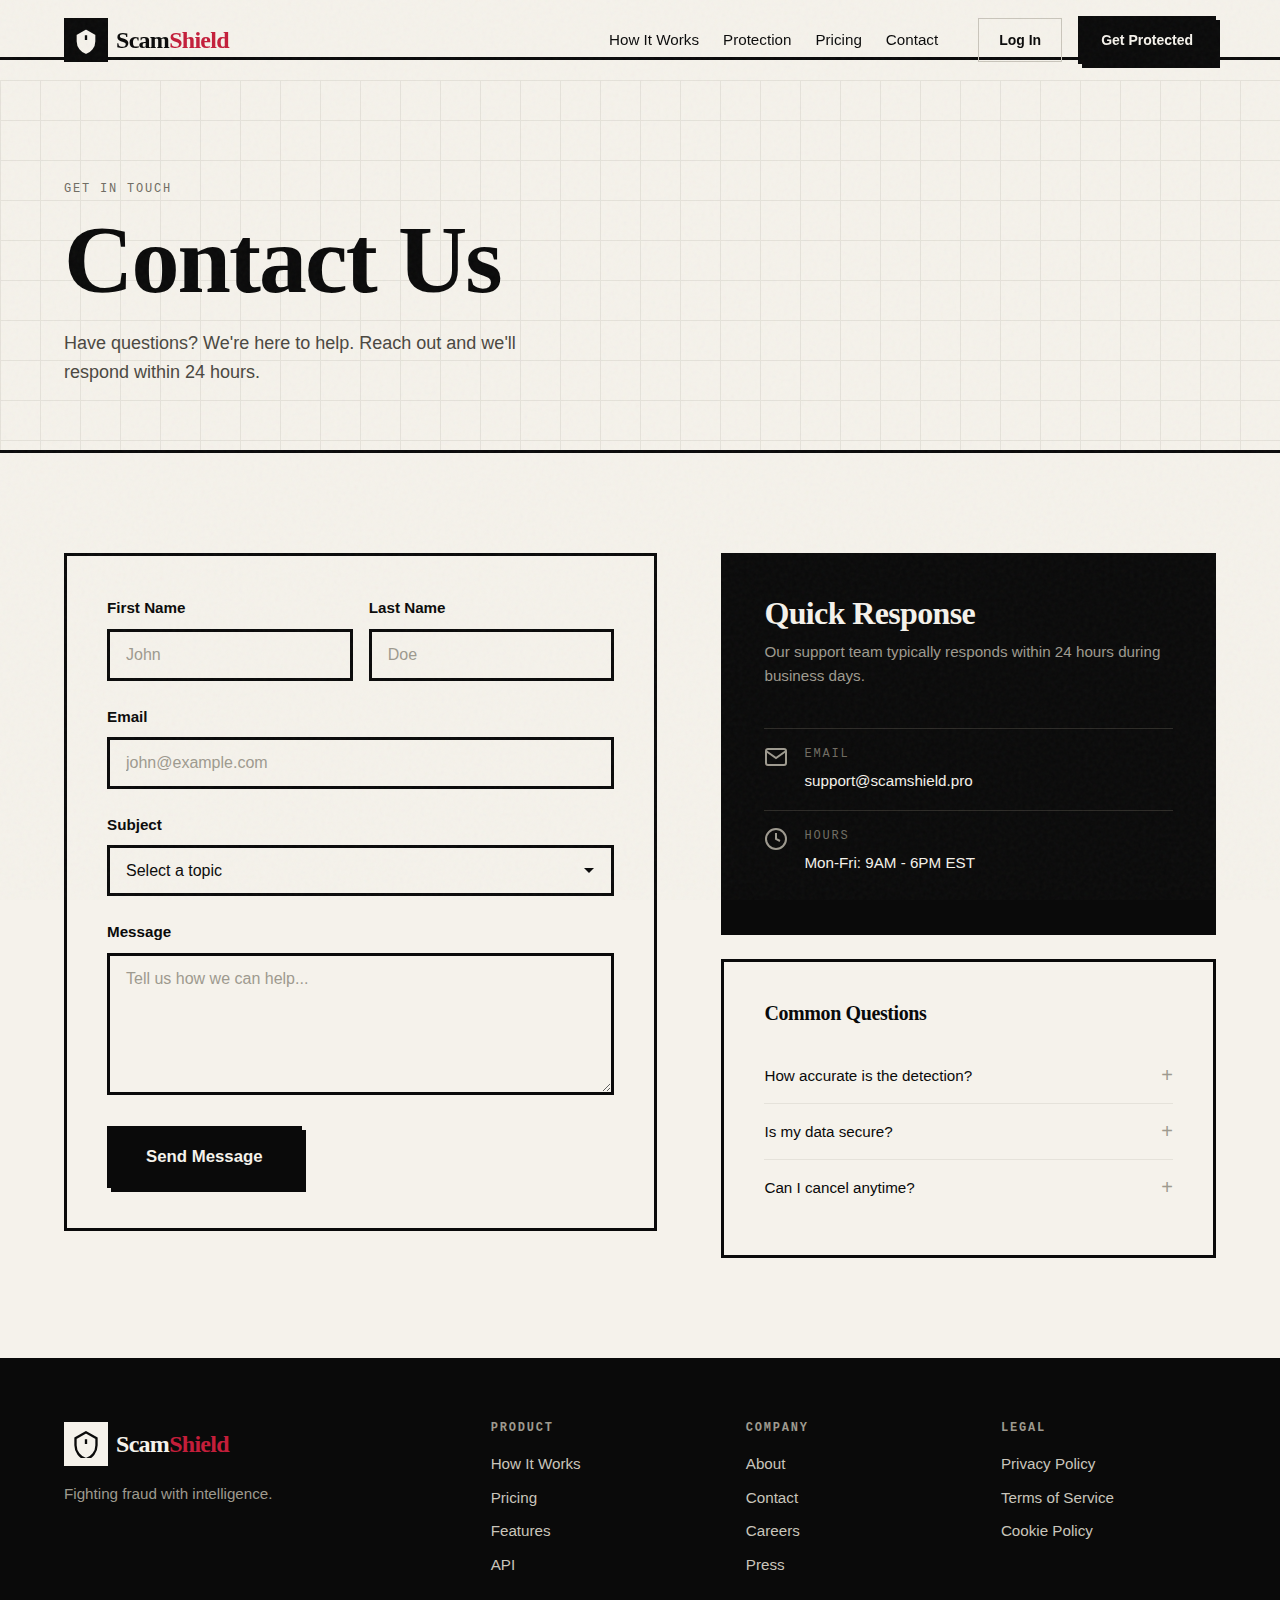
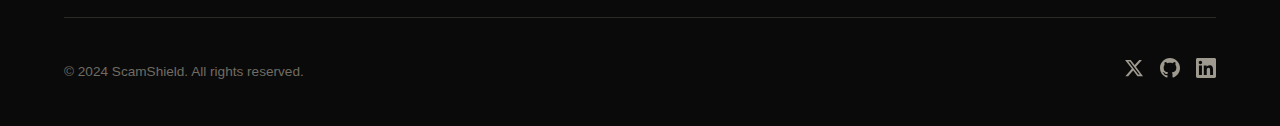
<file: frontend/public/contact.html>
<!DOCTYPE html>
<html lang="en">
<head>
  <meta charset="UTF-8">
  <meta name="viewport" content="width=device-width, initial-scale=1.0, viewport-fit=cover">
  <meta name="apple-mobile-web-app-capable" content="yes">
  <meta name="mobile-web-app-capable" content="yes">
  <meta name="description" content="Contact ScamShield Pro - Get help with fraud protection">
  <title>Contact — ScamShield</title>
  
  <link rel="icon" type="image/svg+xml" href="./assets/favicon.svg">
  <link rel="stylesheet" href="./css/style.css">
  <link rel="stylesheet" href="./css/home.css">
  <link rel="stylesheet" href="./css/pages.css">
  <link rel="stylesheet" href="./css/mobile.css">
</head>
<body>
  <!-- Header -->
  <header class="site-header">
    <div class="container header-inner">
      <a href="index.html" class="logo">
        <div class="logo-mark">
          <svg viewBox="0 0 24 24" fill="none" stroke="currentColor" stroke-width="2">
            <path d="M12 2L3 7v6c0 5.5 3.8 10.7 9 12 5.2-1.3 9-6.5 9-12V7l-9-5z"/>
            <path d="M12 8v4M12 16h.01"/>
          </svg>
        </div>
        <span class="logo-text">Scam<span>Shield</span></span>
      </a>
      
      <nav class="main-nav">
        <ul class="nav-links">
          <li><a href="index.html#how-it-works" class="nav-link">How It Works</a></li>
          <li><a href="index.html#protection" class="nav-link">Protection</a></li>
          <li><a href="index.html#pricing" class="nav-link">Pricing</a></li>
          <li><a href="contact.html" class="nav-link">Contact</a></li>
        </ul>
        <div class="nav-actions">
          <a href="login.html" class="btn btn-ghost btn-sm">Log In</a>
          <a href="signup.html" class="btn btn-primary btn-sm">Get Protected</a>
        </div>
      </nav>
      
      <button class="menu-toggle" aria-label="Toggle menu">
        <span></span>
        <span></span>
        <span></span>
      </button>
    </div>
  </header>

  <main class="pt-header">
    <!-- Page Header -->
    <section class="page-header pattern-grid">
      <div class="container">
        <span class="text-label">Get In Touch</span>
        <h1>Contact Us</h1>
        <p>Have questions? We're here to help. Reach out and we'll respond within 24 hours.</p>
      </div>
    </section>

    <!-- Contact Content -->
    <section class="section">
      <div class="container">
        <div class="contact-grid">
          <!-- Contact Form -->
          <div class="contact-form-wrapper">
            <form id="contactForm" class="contact-form">
              <div class="form-row">
                <div class="form-group">
                  <label for="firstName" class="form-label">First Name</label>
                  <input type="text" id="firstName" class="form-input" placeholder="John" required>
                </div>
                <div class="form-group">
                  <label for="lastName" class="form-label">Last Name</label>
                  <input type="text" id="lastName" class="form-input" placeholder="Doe" required>
                </div>
              </div>
              
              <div class="form-group">
                <label for="email" class="form-label">Email</label>
                <input type="email" id="email" class="form-input" placeholder="john@example.com" required>
              </div>
              
              <div class="form-group">
                <label for="subject" class="form-label">Subject</label>
                <select id="subject" class="form-input form-select" required>
                  <option value="">Select a topic</option>
                  <option value="support">Technical Support</option>
                  <option value="billing">Billing Question</option>
                  <option value="enterprise">Enterprise Inquiry</option>
                  <option value="report">Report a Scam</option>
                  <option value="other">Other</option>
                </select>
              </div>
              
              <div class="form-group">
                <label for="message" class="form-label">Message</label>
                <textarea id="message" class="form-input" rows="6" placeholder="Tell us how we can help..." required></textarea>
              </div>
              
              <button type="submit" class="btn btn-primary btn-lg">
                <span class="btn-text">Send Message</span>
                <span class="btn-spinner spinner"></span>
              </button>
            </form>
          </div>
          
          <!-- Contact Info -->
          <div class="contact-info">
            <div class="info-card card card-dark">
              <h3>Quick Response</h3>
              <p>Our support team typically responds within 24 hours during business days.</p>
              
              <div class="info-item">
                <div class="info-icon">
                  <svg width="24" height="24" viewBox="0 0 24 24" fill="none" stroke="currentColor" stroke-width="2">
                    <path d="M4 4h16c1.1 0 2 .9 2 2v12c0 1.1-.9 2-2 2H4c-1.1 0-2-.9-2-2V6c0-1.1.9-2 2-2z"/>
                    <polyline points="22,6 12,13 2,6"/>
                  </svg>
                </div>
                <div>
                  <span class="text-mono text-label">Email</span>
                  <a href="mailto:support@scamshield.pro">support@scamshield.pro</a>
                </div>
              </div>
              
              <div class="info-item">
                <div class="info-icon">
                  <svg width="24" height="24" viewBox="0 0 24 24" fill="none" stroke="currentColor" stroke-width="2">
                    <circle cx="12" cy="12" r="10"/>
                    <polyline points="12 6 12 12 16 14"/>
                  </svg>
                </div>
                <div>
                  <span class="text-mono text-label">Hours</span>
                  <span>Mon-Fri: 9AM - 6PM EST</span>
                </div>
              </div>
            </div>
            
            <div class="faq-teaser card">
              <h4>Common Questions</h4>
              <ul class="faq-list">
                <li>
                  <button class="faq-trigger" onclick="toggleFaq(this)">
                    How accurate is the detection?
                    <span class="faq-icon">+</span>
                  </button>
                  <div class="faq-content">
                    <p>Our AI achieves 99.7% accuracy in identifying scams, trained on millions of real fraud cases.</p>
                  </div>
                </li>
                <li>
                  <button class="faq-trigger" onclick="toggleFaq(this)">
                    Is my data secure?
                    <span class="faq-icon">+</span>
                  </button>
                  <div class="faq-content">
                    <p>Yes. We use end-to-end encryption and never store the content of messages you analyze.</p>
                  </div>
                </li>
                <li>
                  <button class="faq-trigger" onclick="toggleFaq(this)">
                    Can I cancel anytime?
                    <span class="faq-icon">+</span>
                  </button>
                  <div class="faq-content">
                    <p>Absolutely. Cancel your subscription anytime with no questions asked.</p>
                  </div>
                </li>
              </ul>
            </div>
          </div>
        </div>
      </div>
    </section>
  </main>

  <!-- Footer -->
  <footer class="site-footer">
    <div class="container">
      <div class="footer-top">
        <div class="footer-brand">
          <a href="index.html" class="logo">
            <div class="logo-mark">
              <svg viewBox="0 0 24 24" fill="none" stroke="currentColor" stroke-width="2">
                <path d="M12 2L3 7v6c0 5.5 3.8 10.7 9 12 5.2-1.3 9-6.5 9-12V7l-9-5z"/>
                <path d="M12 8v4M12 16h.01"/>
              </svg>
            </div>
            <span class="logo-text">Scam<span>Shield</span></span>
          </a>
          <p>Fighting fraud with intelligence.</p>
        </div>
        
        <nav class="footer-nav">
          <div class="footer-col">
            <h4>Product</h4>
            <ul>
              <li><a href="index.html#how-it-works">How It Works</a></li>
              <li><a href="index.html#pricing">Pricing</a></li>
              <li><a href="index.html#protection">Features</a></li>
              <li><a href="#">API</a></li>
            </ul>
          </div>
          <div class="footer-col">
            <h4>Company</h4>
            <ul>
              <li><a href="#">About</a></li>
              <li><a href="contact.html">Contact</a></li>
              <li><a href="#">Careers</a></li>
              <li><a href="#">Press</a></li>
            </ul>
          </div>
          <div class="footer-col">
            <h4>Legal</h4>
            <ul>
              <li><a href="#">Privacy Policy</a></li>
              <li><a href="#">Terms of Service</a></li>
              <li><a href="#">Cookie Policy</a></li>
            </ul>
          </div>
        </nav>
      </div>
      
      <div class="footer-bottom">
        <p class="copyright">© 2024 ScamShield. All rights reserved.</p>
        <div class="footer-social">
          <a href="#" aria-label="Twitter">
            <svg width="20" height="20" viewBox="0 0 24 24" fill="currentColor">
              <path d="M18.244 2.25h3.308l-7.227 8.26 8.502 11.24H16.17l-5.214-6.817L4.99 21.75H1.68l7.73-8.835L1.254 2.25H8.08l4.713 6.231zm-1.161 17.52h1.833L7.084 4.126H5.117z"/>
            </svg>
          </a>
          <a href="#" aria-label="GitHub">
            <svg width="20" height="20" viewBox="0 0 24 24" fill="currentColor">
              <path d="M12 0c-6.626 0-12 5.373-12 12 0 5.302 3.438 9.8 8.207 11.387.599.111.793-.261.793-.577v-2.234c-3.338.726-4.033-1.416-4.033-1.416-.546-1.387-1.333-1.756-1.333-1.756-1.089-.745.083-.729.083-.729 1.205.084 1.839 1.237 1.839 1.237 1.07 1.834 2.807 1.304 3.492.997.107-.775.418-1.305.762-1.604-2.665-.305-5.467-1.334-5.467-5.931 0-1.311.469-2.381 1.236-3.221-.124-.303-.535-1.524.117-3.176 0 0 1.008-.322 3.301 1.23.957-.266 1.983-.399 3.003-.404 1.02.005 2.047.138 3.006.404 2.291-1.552 3.297-1.23 3.297-1.23.653 1.653.242 2.874.118 3.176.77.84 1.235 1.911 1.235 3.221 0 4.609-2.807 5.624-5.479 5.921.43.372.823 1.102.823 2.222v3.293c0 .319.192.694.801.576 4.765-1.589 8.199-6.086 8.199-11.386 0-6.627-5.373-12-12-12z"/>
            </svg>
          </a>
          <a href="#" aria-label="LinkedIn">
            <svg width="20" height="20" viewBox="0 0 24 24" fill="currentColor">
              <path d="M20.447 20.452h-3.554v-5.569c0-1.328-.027-3.037-1.852-3.037-1.853 0-2.136 1.445-2.136 2.939v5.667H9.351V9h3.414v1.561h.046c.477-.9 1.637-1.85 3.37-1.85 3.601 0 4.267 2.37 4.267 5.455v6.286zM5.337 7.433c-1.144 0-2.063-.926-2.063-2.065 0-1.138.92-2.063 2.063-2.063 1.14 0 2.064.925 2.064 2.063 0 1.139-.925 2.065-2.064 2.065zm1.782 13.019H3.555V9h3.564v11.452zM22.225 0H1.771C.792 0 0 .774 0 1.729v20.542C0 23.227.792 24 1.771 24h20.451C23.2 24 24 23.227 24 22.271V1.729C24 .774 23.2 0 22.222 0h.003z"/>
            </svg>
          </a>
        </div>
      </div>
    </div>
  </footer>

  <script src="./js/main.js"></script>
  <script>
    // Contact form submission - Now uses actual API
    document.getElementById('contactForm').addEventListener('submit', async function(e) {
      e.preventDefault();
      
      const btn = this.querySelector('button[type="submit"]');
      const originalText = btn.querySelector('.btn-text').textContent;
      btn.classList.add('loading');
      btn.disabled = true;
      
      // Collect form data
      const firstName = document.getElementById('firstName').value.trim();
      const lastName = document.getElementById('lastName').value.trim();
      const email = document.getElementById('email').value.trim();
      const subject = document.getElementById('subject').value;
      const message = document.getElementById('message').value.trim();
      
      // Map subject to readable text
      const subjectMap = {
        'support': 'Technical Support Request',
        'billing': 'Billing Question',
        'enterprise': 'Enterprise Inquiry',
        'report': 'Scam Report',
        'other': 'General Inquiry'
      };
      
      try {
        const response = await fetch('http://localhost:8000/api/v1/contact', {
          method: 'POST',
          headers: {
            'Content-Type': 'application/json',
          },
          body: JSON.stringify({
            name: `${firstName} ${lastName}`,
            email: email,
            subject: subjectMap[subject] || subject,
            message: message
          })
        });
        
        const data = await response.json();
        
        if (!response.ok) {
          throw new Error(data.detail || 'Failed to send message');
        }
        
        btn.classList.remove('loading');
        btn.disabled = false;
        
        // Show success message with ticket ID
        showToast(`Message sent! Ticket ID: ${data.ticket_id}. We'll get back to you within 24-48 hours.`, 'success');
        this.reset();
        
      } catch (error) {
        console.error('Contact form error:', error);
        btn.classList.remove('loading');
        btn.disabled = false;
        showToast(error.message || 'Failed to send message. Please try again.', 'error');
      }
    });
    
    // FAQ toggle
    function toggleFaq(trigger) {
      const item = trigger.parentElement;
      const isOpen = item.classList.contains('open');
      
      // Close all
      document.querySelectorAll('.faq-list li').forEach(li => {
        li.classList.remove('open');
      });
      
      // Open clicked if it was closed
      if (!isOpen) {
        item.classList.add('open');
      }
    }
    
    // Toast function fallback
    if (typeof showToast !== 'function') {
      window.showToast = function(message, type = 'info') {
        const toast = document.createElement('div');
        toast.style.cssText = `
          position: fixed;
          bottom: 20px;
          right: 20px;
          padding: 16px 24px;
          background: ${type === 'success' ? '#059669' : type === 'error' ? '#DC2626' : '#3B82F6'};
          color: white;
          border-radius: 8px;
          z-index: 10000;
          animation: slideIn 0.3s ease;
          max-width: 400px;
        `;
        toast.textContent = message;
        document.body.appendChild(toast);
        setTimeout(() => {
          toast.style.animation = 'slideOut 0.3s ease';
          setTimeout(() => toast.remove(), 300);
        }, 5000);
      };
    }
  </script>
</body>
</html>
</file>
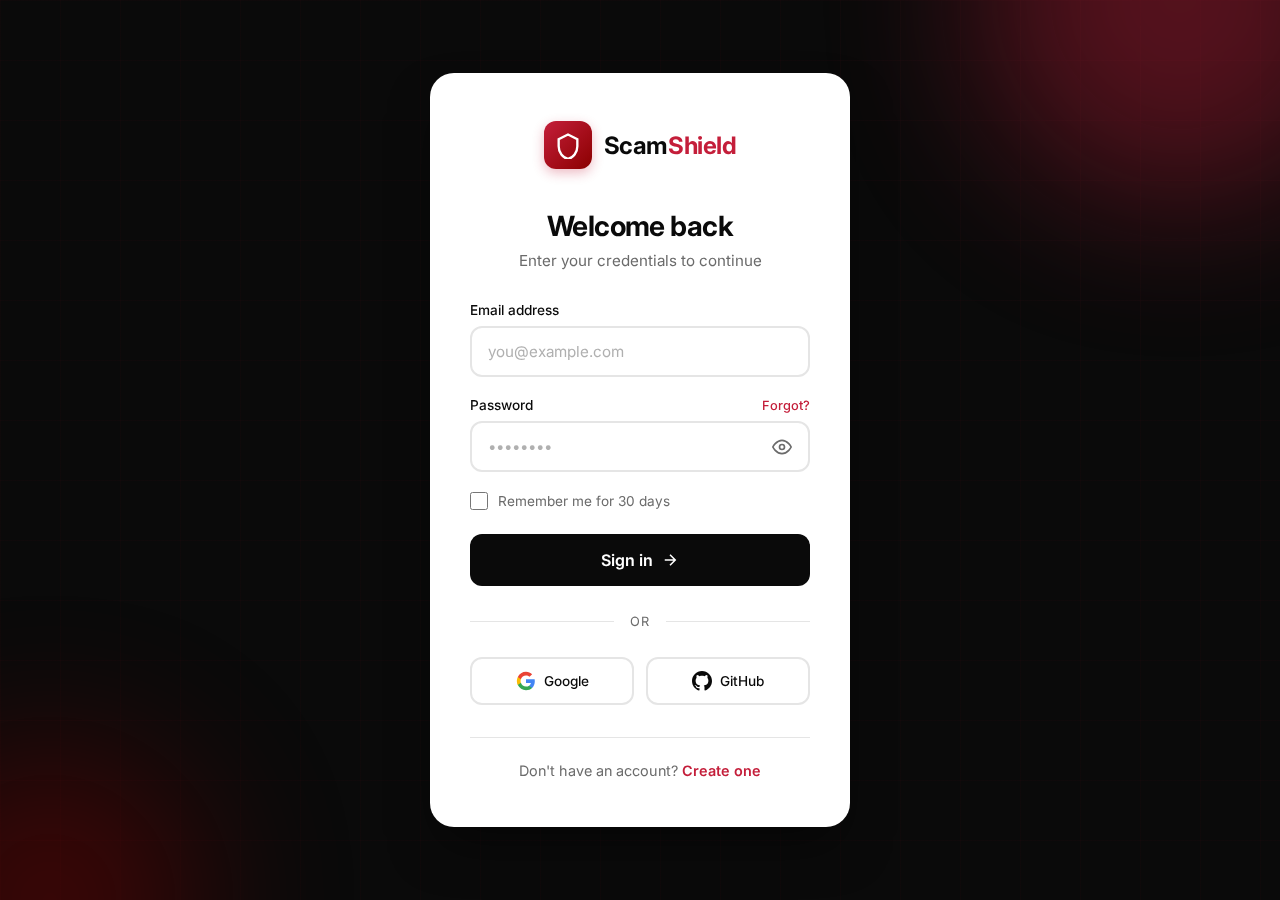
<file: frontend/public/dashboard.html>
<!DOCTYPE html>
<html lang="en">
<head>
  <meta charset="UTF-8">
  <meta name="viewport" content="width=device-width, initial-scale=1.0, viewport-fit=cover">
  <meta name="apple-mobile-web-app-capable" content="yes">
  <meta name="mobile-web-app-capable" content="yes">
  <title>Dashboard — ScamShield Pro</title>
  <link rel="icon" href="./assets/favicon.svg" type="image/svg+xml">
  <link rel="stylesheet" href="./css/style.css">
  <link rel="stylesheet" href="./css/dashboard.css">
  <link rel="stylesheet" href="./css/mobile.css">
</head>
<body class="dashboard-body">
  
  <!-- Mobile Header -->
  <header class="mobile-dashboard-header">
    <button class="mobile-menu-btn" id="mobileMenuBtn" aria-label="Toggle menu">
      <svg viewBox="0 0 24 24" fill="none" stroke="currentColor" stroke-width="2">
        <line x1="3" y1="6" x2="21" y2="6"/>
        <line x1="3" y1="12" x2="21" y2="12"/>
        <line x1="3" y1="18" x2="21" y2="18"/>
      </svg>
    </button>
    <a href="./index.html" class="logo">
      <div class="logo-mark">
        <svg viewBox="0 0 24 24" fill="none" stroke-width="2" stroke-linecap="round">
          <path d="M12 3L4 7v6c0 5.5 3.5 10 8 11 4.5-1 8-5.5 8-11V7l-8-4z" stroke="white"/>
          <circle cx="12" cy="12" r="2.5" fill="white" stroke="none"/>
        </svg>
      </div>
      <span class="logo-text">ScamShield</span>
    </a>
    <button class="quick-scan-mobile-btn" onclick="openQuickScan()" aria-label="Quick Scan">
      <svg viewBox="0 0 24 24" fill="none" stroke="currentColor" stroke-width="2">
        <circle cx="11" cy="11" r="8"/>
        <path d="M21 21l-4.35-4.35"/>
      </svg>
    </button>
  </header>
  
  <!-- Sidebar Overlay -->
  <div class="sidebar-overlay" id="sidebarOverlay"></div>
  
  <!-- Quick Scan Modal -->
  <div class="modal-overlay" id="quickScanModal">
    <div class="modal-content quick-scan-modal">
      <button class="modal-close" onclick="closeQuickScan()">&times;</button>
      <h3>⚡ Quick Scan</h3>
      <textarea id="quickScanInput" placeholder="Paste any suspicious content..."></textarea>
      <button class="btn btn-primary btn-full" onclick="quickScan()">Analyze Now</button>
    </div>
  </div>
  
  <!-- Phone Verification Modal -->
  <div class="modal-overlay" id="phoneVerificationModal">
    <div class="modal-content phone-verification-modal">
      <button class="modal-close" onclick="closePhoneVerificationModal()">&times;</button>
      
      <!-- Step 1: Enter Phone Number -->
      <div id="phoneStep1">
        <h3>📱 Verify Phone Number</h3>
        <p>Enter your phone number to receive a verification code via email.</p>
        
        <div class="form-field">
          <label>Phone Number</label>
          <input type="tel" id="verifyPhoneInput" placeholder="+1 (555) 000-0000">
        </div>
        
        <button class="btn btn-primary btn-full" onclick="sendPhoneOTP()">
          Send Verification Code
        </button>
      </div>
      
      <!-- Step 2: Enter OTP -->
      <div id="phoneStep2" style="display: none;">
        <h3>🔐 Enter Verification Code</h3>
        <p>We've sent a 6-digit code to your email. Enter it below.</p>
        
        <div class="otp-input-group">
          <input type="text" class="otp-input" maxlength="1" data-index="0" oninput="handleOTPInput(this)">
          <input type="text" class="otp-input" maxlength="1" data-index="1" oninput="handleOTPInput(this)">
          <input type="text" class="otp-input" maxlength="1" data-index="2" oninput="handleOTPInput(this)">
          <input type="text" class="otp-input" maxlength="1" data-index="3" oninput="handleOTPInput(this)">
          <input type="text" class="otp-input" maxlength="1" data-index="4" oninput="handleOTPInput(this)">
          <input type="text" class="otp-input" maxlength="1" data-index="5" oninput="handleOTPInput(this)">
        </div>
        
        <div class="otp-timer">
          <span id="otpTimerText">Code expires in </span>
          <span id="otpCountdown">10:00</span>
        </div>
        
        <button class="btn btn-primary btn-full" id="verifyOTPBtn" onclick="verifyPhoneOTP()">
          Verify Phone Number
        </button>
        
        <p style="text-align: center; margin-top: 16px;">
          Didn't receive the code? 
          <button class="resend-link" id="resendOTPBtn" onclick="sendPhoneOTP()">Resend</button>
        </p>
      </div>
      
      <!-- Step 3: Success -->
      <div id="phoneStep3" style="display: none;">
        <div style="text-align: center; padding: 20px;">
          <div style="width: 64px; height: 64px; background: rgba(16, 185, 129, 0.1); border-radius: 50%; display: flex; align-items: center; justify-content: center; margin: 0 auto 16px;">
            <svg viewBox="0 0 24 24" fill="none" stroke="#10b981" stroke-width="2" style="width: 32px; height: 32px;">
              <path d="M22 11.08V12a10 10 0 1 1-5.93-9.14"/>
              <polyline points="22 4 12 14.01 9 11.01"/>
            </svg>
          </div>
          <h3 style="margin-bottom: 8px;">Phone Verified!</h3>
          <p style="color: var(--text-muted); margin-bottom: 24px;">Your phone number has been successfully verified.</p>
          <button class="btn btn-primary" onclick="closePhoneVerificationModal()">Done</button>
        </div>
      </div>
    </div>
  </div>

  <div class="dashboard-layout">
    <!-- Sidebar -->
    <aside class="sidebar" id="sidebar">
      <div class="sidebar-header">
        <a href="./index.html" class="logo">
          <div class="logo-mark">
            <svg viewBox="0 0 24 24" fill="none" stroke-width="2" stroke-linecap="round">
              <path d="M12 3L4 7v6c0 5.5 3.5 10 8 11 4.5-1 8-5.5 8-11V7l-8-4z" stroke="white"/>
              <circle cx="12" cy="12" r="2.5" fill="white" stroke="none"/>
            </svg>
          </div>
          <span class="logo-text">ScamShield</span>
        </a>
      </div>
      
      <nav class="sidebar-nav">
        <div class="nav-section">
          <span class="nav-section-title">Command Center</span>
          <a href="#" class="sidebar-link active" data-view="dashboard">
            <svg viewBox="0 0 24 24" fill="none" stroke="currentColor" stroke-width="2">
              <circle cx="12" cy="12" r="3"/>
              <circle cx="12" cy="12" r="8" stroke-dasharray="4 2"/>
              <line x1="12" y1="2" x2="12" y2="4"/>
              <line x1="12" y1="20" x2="12" y2="22"/>
              <line x1="2" y1="12" x2="4" y2="12"/>
              <line x1="20" y1="12" x2="22" y2="12"/>
            </svg>
            Command Center
          </a>
          <a href="#" class="sidebar-link" data-view="xray">
            <svg viewBox="0 0 24 24" fill="none" stroke="currentColor" stroke-width="2">
              <rect x="2" y="3" width="20" height="18" rx="2"/>
              <line x1="2" y1="12" x2="22" y2="12" stroke-dasharray="4 2"/>
              <circle cx="12" cy="12" r="4"/>
            </svg>
            X-Ray Scanner
            <span class="nav-glow"></span>
          </a>
          <a href="#" class="sidebar-link" data-view="timeline">
            <svg viewBox="0 0 24 24" fill="none" stroke="currentColor" stroke-width="2">
              <path d="M3 12a9 9 0 109-9"/>
              <polyline points="12 7 12 12 15 15"/>
              <polyline points="3 3 3 9 9 9"/>
            </svg>
            Timeline
          </a>
        </div>
        
        <div class="nav-section">
          <span class="nav-section-title">Developer</span>
          <a href="#" class="sidebar-link" data-view="api">
            <svg viewBox="0 0 24 24" fill="none" stroke="currentColor" stroke-width="2">
              <path d="M21 2l-2 2m-7.61 7.61a5.5 5.5 0 1 1-7.778 7.778 5.5 5.5 0 0 1 7.777-7.777zm0 0L15.5 7.5m0 0l3 3L22 7l-3-3m-3.5 3.5L19 4"/>
            </svg>
            API Keys
          </a>
          <a href="#" class="sidebar-link" data-view="playground">
            <svg viewBox="0 0 24 24" fill="none" stroke="currentColor" stroke-width="2">
              <polygon points="5 3 19 12 5 21 5 3"/>
            </svg>
            API Playground
          </a>
          <a href="#" class="sidebar-link" data-view="logs">
            <svg viewBox="0 0 24 24" fill="none" stroke="currentColor" stroke-width="2">
              <path d="M14 2H6a2 2 0 00-2 2v16a2 2 0 002 2h12a2 2 0 002-2V8z"/>
              <polyline points="14 2 14 8 20 8"/>
              <line x1="16" y1="13" x2="8" y2="13"/>
              <line x1="16" y1="17" x2="8" y2="17"/>
              <line x1="10" y1="9" x2="8" y2="9"/>
            </svg>
            Request Logs
          </a>
          <a href="#" class="sidebar-link" data-view="webhooks">
            <svg viewBox="0 0 24 24" fill="none" stroke="currentColor" stroke-width="2">
              <path d="M18 16.98h-5.99c-1.1 0-1.95.68-2.95 1.76C8 19.83 6 21 4 21c-1.1 0-2-.9-2-2s.9-2 2-2c1 0 1.8.3 2.5.83l4.48-4.48"/>
              <circle cx="18" cy="5" r="3"/>
              <circle cx="6" cy="12" r="3"/>
              <circle cx="18" cy="19" r="3"/>
              <line x1="8.59" y1="13.51" x2="15.42" y2="17.49"/>
              <line x1="15.41" y1="6.51" x2="8.59" y2="10.49"/>
            </svg>
            Webhooks
          </a>
          <a href="#" class="sidebar-link" data-view="docs">
            <svg viewBox="0 0 24 24" fill="none" stroke="currentColor" stroke-width="2">
              <path d="M14 2H6a2 2 0 00-2 2v16a2 2 0 002 2h12a2 2 0 002-2V8z"/>
              <polyline points="14 2 14 8 20 8"/>
              <line x1="16" y1="13" x2="8" y2="13"/>
              <line x1="16" y1="17" x2="8" y2="17"/>
              <polyline points="10 9 9 9 8 9"/>
            </svg>
            Documentation
          </a>
        </div>
        
        <div class="nav-section">
          <span class="nav-section-title">System</span>
          <a href="#" class="sidebar-link" data-view="settings">
            <svg viewBox="0 0 24 24" fill="none" stroke="currentColor" stroke-width="2">
              <circle cx="12" cy="12" r="3"/>
              <path d="M12 1v2M12 21v2M4.22 4.22l1.42 1.42M18.36 18.36l1.42 1.42M1 12h2M21 12h2M4.22 19.78l1.42-1.42M18.36 5.64l1.42-1.42"/>
            </svg>
            Settings
          </a>
          <a href="./admin.html" class="sidebar-link admin-only-link" id="adminPanelLink" style="display:none;">
            <svg viewBox="0 0 24 24" fill="none" stroke="currentColor" stroke-width="2">
              <path d="M12 2L3 7v6c0 5.5 3.8 10.7 9 12 5.2-1.3 9-6.5 9-12V7l-9-5z"/>
              <path d="M12 8v4M12 16h.01"/>
            </svg>
            Admin Panel
            <span style="background:#dc2626;color:white;font-size:0.65rem;padding:0.15rem 0.4rem;border-radius:3px;margin-left:auto;">ADMIN</span>
          </a>
        </div>
      </nav>
      
      <div class="sidebar-footer">
        <div class="user-card">
          <div class="user-avatar" id="userInitials">U</div>
          <div class="user-info">
            <span class="user-name" id="userName">Agent</span>
            <span class="user-role">Pro Shield</span>
          </div>
          <button onclick="logout()" class="logout-btn" title="Logout">
            <svg viewBox="0 0 24 24" fill="none" stroke="currentColor" stroke-width="2">
              <path d="M9 21H5a2 2 0 01-2-2V5a2 2 0 012-2h4"/>
              <polyline points="16 17 21 12 16 7"/>
              <line x1="21" y1="12" x2="9" y2="12"/>
            </svg>
          </button>
        </div>
      </div>
    </aside>
    
    <!-- Main Content -->
    <main class="dashboard-main">
      
      <!-- ================================
           VIEW: COMMAND CENTER
      ================================= -->
      <section class="view active" id="view-dashboard">
        <!-- Hero Status -->
        <div class="command-hero">
          <div class="hero-shield">
            <div class="shield-container">
              <!-- Radar Eye Scanner -->
              <svg class="shield-svg" viewBox="0 0 120 120">
                <defs>
                  <linearGradient id="radarGrad" x1="0%" y1="0%" x2="100%" y2="100%">
                    <stop offset="0%" style="stop-color:#C41E3A"/>
                    <stop offset="100%" style="stop-color:#8B0000"/>
                  </linearGradient>
                  <filter id="glow">
                    <feGaussianBlur stdDeviation="3" result="coloredBlur"/>
                    <feMerge>
                      <feMergeNode in="coloredBlur"/>
                      <feMergeNode in="SourceGraphic"/>
                    </feMerge>
                  </filter>
                </defs>
                
                <!-- Outer Ring -->
                <circle cx="60" cy="60" r="55" fill="none" stroke="#0A0A0A" stroke-width="4"/>
                <circle cx="60" cy="60" r="55" fill="none" stroke="url(#radarGrad)" stroke-width="2" stroke-dasharray="8 4" class="radar-outer"/>
                
                <!-- Middle Rings -->
                <circle cx="60" cy="60" r="42" fill="none" stroke="rgba(196,30,58,0.3)" stroke-width="1"/>
                <circle cx="60" cy="60" r="28" fill="none" stroke="rgba(196,30,58,0.4)" stroke-width="1"/>
                <circle cx="60" cy="60" r="14" fill="none" stroke="rgba(196,30,58,0.5)" stroke-width="1"/>
                
                <!-- Radar Sweep -->
                <path class="radar-sweep" d="M60 60 L60 5 A55 55 0 0 1 105 35 Z" fill="url(#radarGrad)" opacity="0.4" filter="url(#glow)"/>
                
                <!-- Center Eye -->
                <circle cx="60" cy="60" r="8" fill="#0A0A0A" stroke="#C41E3A" stroke-width="2"/>
                <circle cx="60" cy="60" r="4" fill="#C41E3A" class="radar-pulse"/>
                
                <!-- Crosshairs -->
                <line x1="60" y1="12" x2="60" y2="38" stroke="#C41E3A" stroke-width="2" opacity="0.6"/>
                <line x1="60" y1="82" x2="60" y2="108" stroke="#C41E3A" stroke-width="2" opacity="0.6"/>
                <line x1="12" y1="60" x2="38" y2="60" stroke="#C41E3A" stroke-width="2" opacity="0.6"/>
                <line x1="82" y1="60" x2="108" y2="60" stroke="#C41E3A" stroke-width="2" opacity="0.6"/>
                
                <!-- Corner Brackets -->
                <path d="M18 35 L18 18 L35 18" fill="none" stroke="#C41E3A" stroke-width="2"/>
                <path d="M85 18 L102 18 L102 35" fill="none" stroke="#C41E3A" stroke-width="2"/>
                <path d="M102 85 L102 102 L85 102" fill="none" stroke="#C41E3A" stroke-width="2"/>
                <path d="M35 102 L18 102 L18 85" fill="none" stroke="#C41E3A" stroke-width="2"/>
                
                <!-- Status Check (when secure) -->
                <path class="shield-check" d="M45 60 L55 70 L78 47" fill="none" stroke="#F5F2EB" stroke-width="4" stroke-linecap="round" stroke-linejoin="round"/>
              </svg>
              <div class="shield-glow"></div>
            </div>
          </div>
          <div class="hero-content">
            <div class="status-label safe">SECURE</div>
            <h1>All Systems Operational</h1>
            <p>ScamShield is actively protecting you. No threats detected in the last 24 hours.</p>
            <div class="hero-stats">
              <div class="hero-stat">
                <span class="stat-num" data-target="47">0</span>
                <span class="stat-label">Days Protected</span>
              </div>
              <div class="hero-stat">
                <span class="stat-num" data-target="892">0</span>
                <span class="stat-label">Threats Blocked</span>
              </div>
              <div class="hero-stat">
                <span class="stat-num" data-target="99" data-suffix="%">0</span>
                <span class="stat-label">Accuracy</span>
              </div>
            </div>
          </div>
          <div class="hero-actions">
            <button class="action-card primary" onclick="switchView('xray')">
              <div class="action-icon">
                <svg viewBox="0 0 24 24" fill="none" stroke="currentColor" stroke-width="2">
                  <rect x="2" y="3" width="20" height="18" rx="2"/>
                  <circle cx="12" cy="12" r="4"/>
                </svg>
              </div>
              <div class="action-text">
                <span class="action-title">X-Ray Scanner</span>
                <span class="action-desc">Analyze suspicious content</span>
              </div>
            </button>
            <button class="action-card" onclick="switchView('evidence')">
              <div class="action-icon">
                <svg viewBox="0 0 24 24" fill="none" stroke="currentColor" stroke-width="2">
                  <path d="M10.29 3.86L1.82 18a2 2 0 001.71 3h16.94a2 2 0 001.71-3L13.71 3.86a2 2 0 00-3.42 0z"/>
                </svg>
              </div>
              <div class="action-text">
                <span class="action-title">Evidence Board</span>
                <span class="action-desc">7 threats captured</span>
              </div>
            </button>
          </div>
        </div>
        
        <!-- Bento Grid -->
        <div class="bento-grid">
          <!-- Live Feed -->
          <div class="bento-card bento-large">
            <div class="bento-header">
              <span class="live-indicator"></span>
              <h3>Live Activity Feed</h3>
              <button class="btn-ghost" onclick="switchView('timeline')">View All</button>
            </div>
            <div class="activity-feed" id="activityFeed">
              <!-- Populated by JS -->
            </div>
          </div>
          
          <!-- Threat Radar -->
          <div class="bento-card bento-medium">
            <div class="bento-header">
              <h3>Threat Radar</h3>
            </div>
            <div class="radar-display">
              <div class="radar-circle">
                <div class="radar-sweep"></div>
                <div class="radar-rings">
                  <div class="radar-ring"></div>
                  <div class="radar-ring"></div>
                  <div class="radar-ring"></div>
                </div>
                <div class="radar-blips" id="radarBlips">
                  <!-- Populated by JS -->
                </div>
                <div class="radar-center">
                  <span id="threatCount">7</span>
                </div>
              </div>
            </div>
            <div class="radar-legend">
              <span class="legend-dot phishing"></span>Phishing
              <span class="legend-dot lottery"></span>Lottery
              <span class="legend-dot romance"></span>Romance
            </div>
          </div>
          
          <!-- Protection Score -->
          <div class="bento-card bento-small">
            <div class="score-display">
              <svg class="score-ring" viewBox="0 0 100 100">
                <circle class="score-track" cx="50" cy="50" r="40"/>
                <circle class="score-progress" cx="50" cy="50" r="40"/>
              </svg>
              <div class="score-center">
                <span class="score-value" data-target="92">0</span>
              </div>
            </div>
            <span class="score-label">Protection Score</span>
          </div>
          
          <!-- Quick Stats -->
          <div class="bento-card bento-small stats-card">
            <div class="quick-stat">
              <span class="qs-icon safe">✓</span>
              <span class="qs-value" data-target="247">0</span>
              <span class="qs-label">Scans</span>
            </div>
            <div class="quick-stat">
              <span class="qs-icon danger">!</span>
              <span class="qs-value" data-target="32">0</span>
              <span class="qs-label">Blocked</span>
            </div>
          </div>
          
          <!-- Threat Types -->
          <div class="bento-card bento-wide">
            <div class="bento-header">
              <h3>Threat Breakdown</h3>
              <span class="time-badge">This Week</span>
            </div>
            <div class="threat-bars">
              <div class="threat-bar">
                <span class="tb-icon">🎣</span>
                <span class="tb-name">Phishing</span>
                <div class="tb-track"><div class="tb-fill phishing" style="--w:44"></div></div>
                <span class="tb-count">14</span>
              </div>
              <div class="threat-bar">
                <span class="tb-icon">🎰</span>
                <span class="tb-name">Lottery</span>
                <div class="tb-track"><div class="tb-fill lottery" style="--w:28"></div></div>
                <span class="tb-count">9</span>
              </div>
              <div class="threat-bar">
                <span class="tb-icon">💔</span>
                <span class="tb-name">Romance</span>
                <div class="tb-track"><div class="tb-fill romance" style="--w:16"></div></div>
                <span class="tb-count">5</span>
              </div>
              <div class="threat-bar">
                <span class="tb-icon">🖥️</span>
                <span class="tb-name">Tech</span>
                <div class="tb-track"><div class="tb-fill tech" style="--w:12"></div></div>
                <span class="tb-count">4</span>
              </div>
            </div>
          </div>
        </div>
      </section>
      
      <!-- ================================
           VIEW: X-RAY SCANNER
      ================================= -->
      <section class="view" id="view-xray">
        <div class="xray-page">
          <div class="xray-header">
            <h1>X-Ray Scanner</h1>
            <p>Expose the hidden truth in any message</p>
          </div>
          
          <div class="xray-machine" id="xrayMachine">
            <!-- Input State -->
            <div class="xray-input-state" id="xrayInputState">
              <div class="machine-frame">
                <div class="machine-screen">
                  <textarea id="xrayInput" placeholder="Paste suspicious content here...

Example: 'Congratulations! You've won $1,000,000 in our international lottery. Click here immediately to claim your prize. We need your bank account details for the wire transfer.'"></textarea>
                </div>
                <div class="machine-controls">
                  <div class="control-group">
                    <label class="control-checkbox">
                      <input type="checkbox" id="deepScan" checked>
                      <span>Deep Analysis</span>
                    </label>
                  </div>
                  <button class="scan-button" id="startScanBtn">
                    <span class="scan-text">INITIATE SCAN</span>
                    <span class="scan-icon">
                      <svg viewBox="0 0 24 24" fill="none" stroke="currentColor" stroke-width="2">
                        <path d="M12 3L4 7v6c0 5.5 3.5 10 8 11 4.5-1 8-5.5 8-11V7l-8-4z"/>
                      </svg>
                    </span>
                  </button>
                </div>
              </div>
            </div>
            
            <!-- Scanning State -->
            <div class="xray-scanning-state hidden" id="xrayScanningState">
              <div class="scanner-display">
                <div class="scanner-text" id="scannerTextDisplay"></div>
                <div class="scanner-beam"></div>
              </div>
              <div class="scan-progress">
                <div class="progress-steps">
                  <div class="step" data-step="1">Analyzing patterns</div>
                  <div class="step" data-step="2">Checking reputation</div>
                  <div class="step" data-step="3">Detecting tactics</div>
                  <div class="step" data-step="4">Scanning links</div>
                  <div class="step" data-step="5">Generating report</div>
                </div>
                <div class="progress-bar"><div class="progress-fill"></div></div>
              </div>
            </div>
            
            <!-- Result State - Split View -->
            <div class="xray-result-state hidden" id="xrayResultState">
              <div class="split-container">
                <!-- Scammer's Version -->
                <div class="split-panel panel-scammer">
                  <div class="panel-label">
                    <span class="label-icon">🎭</span>
                    What They Want You to See
                  </div>
                  <div class="panel-content" id="scammerContent"></div>
                </div>
                
                <!-- Reveal Slider -->
                <div class="reveal-slider" id="revealSlider">
                  <div class="slider-track">
                    <div class="slider-handle" id="sliderHandle">
                      <svg viewBox="0 0 24 24" fill="none" stroke="currentColor" stroke-width="2">
                        <polyline points="9 18 15 12 9 6"/>
                      </svg>
                      <span>REVEAL</span>
                      <svg viewBox="0 0 24 24" fill="none" stroke="currentColor" stroke-width="2">
                        <polyline points="15 18 9 12 15 6"/>
                      </svg>
                    </div>
                  </div>
                </div>
                
                <!-- Truth Version -->
                <div class="split-panel panel-truth">
                  <div class="panel-label">
                    <span class="label-icon">🔍</span>
                    The Truth Revealed
                  </div>
                  <div class="panel-content" id="truthContent"></div>
                </div>
              </div>
              
              <!-- Verdict -->
              <div class="verdict-section" id="verdictSection">
                <div class="verdict-stamp" id="verdictStamp">
                  <span>SCAM</span>
                </div>
                <div class="verdict-details">
                  <div class="verdict-row">
                    <span class="vd-label">Risk Level</span>
                    <div class="risk-bar">
                      <div class="risk-fill" id="riskFill"></div>
                      <span class="risk-value" id="riskValue">0%</span>
                    </div>
                  </div>
                  <div class="verdict-row">
                    <span class="vd-label">Type</span>
                    <span class="vd-value" id="scamTypeValue">—</span>
                  </div>
                  <div class="verdict-row">
                    <span class="vd-label">Tactics Used</span>
                    <div class="tactics-chips" id="tacticsChips"></div>
                  </div>
                </div>
                <div class="verdict-analysis" id="verdictAnalysis"></div>
                <div class="verdict-actions">
                  <button class="btn btn-outline" onclick="resetXray()">Scan Another</button>
                  <button class="btn btn-danger" onclick="reportThreat()">Report Threat</button>
                </div>
              </div>
            </div>
          </div>
        </div>
      </section>
      
      <!-- ================================
           VIEW: TIMELINE
      ================================= -->
      <section class="view" id="view-timeline">
        <div class="view-header">
          <h1>Activity Timeline</h1>
          <p>Your protection history</p>
        </div>
        
        <div class="timeline-controls">
          <div class="filter-pills">
            <button class="pill active" data-filter="all">All</button>
            <button class="pill" data-filter="threat">Threats</button>
            <button class="pill" data-filter="safe">Safe</button>
          </div>
          <div class="search-box">
            <svg viewBox="0 0 24 24" fill="none" stroke="currentColor" stroke-width="2">
              <circle cx="11" cy="11" r="8"/>
              <line x1="21" y1="21" x2="16.65" y2="16.65"/>
            </svg>
            <input type="text" placeholder="Search..." id="timelineSearch">
          </div>
        </div>
        
        <div class="timeline-feed" id="timelineFeed">
          <!-- Populated by JS -->
        </div>
      </section>
      
      <!-- ================================
           VIEW: EVIDENCE BOARD
      ================================= -->
      <section class="view" id="view-evidence">
        <div class="view-header">
          <h1>Evidence Board</h1>
          <p>Connect the dots between threats</p>
        </div>
        
        <div class="evidence-container">
          <div class="cork-board" id="corkBoard">
            <!-- Polaroid-style threat cards populated by JS -->
          </div>
        </div>
      </section>
      
      <!-- ================================
           VIEW: ANALYTICS
      ================================= -->
      <section class="view" id="view-analytics">
        <div class="view-header">
          <h1>Threat Intelligence</h1>
          <p>Insights and patterns</p>
        </div>
        
        <div class="analytics-grid">
          <div class="analytics-card card-wide">
            <h3>Weekly Threat Activity</h3>
            <div class="chart-bars">
              <div class="chart-bar" style="--h:35"><span class="bar-val">12</span><span class="bar-label">Mon</span></div>
              <div class="chart-bar" style="--h:55"><span class="bar-val">18</span><span class="bar-label">Tue</span></div>
              <div class="chart-bar" style="--h:45"><span class="bar-val">15</span><span class="bar-label">Wed</span></div>
              <div class="chart-bar" style="--h:80"><span class="bar-val">27</span><span class="bar-label">Thu</span></div>
              <div class="chart-bar" style="--h:60"><span class="bar-val">20</span><span class="bar-label">Fri</span></div>
              <div class="chart-bar" style="--h:40"><span class="bar-val">13</span><span class="bar-label">Sat</span></div>
              <div class="chart-bar" style="--h:25"><span class="bar-val">8</span><span class="bar-label">Sun</span></div>
            </div>
          </div>
          
          <div class="analytics-card">
            <h3>Accuracy Rate</h3>
            <div class="donut-chart">
              <svg viewBox="0 0 100 100">
                <circle class="donut-bg" cx="50" cy="50" r="40"/>
                <circle class="donut-fill" cx="50" cy="50" r="40"/>
              </svg>
              <div class="donut-center">
                <span class="donut-value">99.2%</span>
                <span class="donut-label">Accurate</span>
              </div>
            </div>
          </div>
          
          <div class="analytics-card">
            <h3>Top Sources</h3>
            <div class="source-bars">
              <div class="source-bar"><span class="src-icon">📧</span><span class="src-name">Email</span><div class="src-track"><div class="src-fill" style="--w:67"></div></div><span class="src-pct">67%</span></div>
              <div class="source-bar"><span class="src-icon">📱</span><span class="src-name">SMS</span><div class="src-track"><div class="src-fill" style="--w:21"></div></div><span class="src-pct">21%</span></div>
              <div class="source-bar"><span class="src-icon">💬</span><span class="src-name">Chat</span><div class="src-track"><div class="src-fill" style="--w:12"></div></div><span class="src-pct">12%</span></div>
            </div>
          </div>
        </div>
      </section>
      
      <!-- ================================
           VIEW: API & INTEGRATIONS
      ================================= -->
      <section class="view" id="view-api">
        <div class="view-header">
          <h1>API Keys</h1>
          <p>Manage your API keys and access</p>
        </div>
        
        <div class="api-keys-page">
          <!-- Create New Key Section -->
          <div class="api-keys-create">
            <h3>Create New API Key</h3>
            <div class="create-key-form">
              <div class="form-row">
                <div class="form-group">
                  <label>Key Label</label>
                  <input type="text" id="newKeyLabel" placeholder="e.g., Production, Development, Testing" class="form-input">
                </div>
                <div class="form-group">
                  <label>Environment</label>
                  <select id="newKeyEnv" class="form-input">
                    <option value="production">Production (sk_live_)</option>
                    <option value="test">Test (sk_test_)</option>
                  </select>
                </div>
              </div>
              <div class="form-row">
                <div class="form-group">
                  <label>Permissions</label>
                  <div class="permissions-grid">
                    <label class="permission-checkbox">
                      <input type="checkbox" checked>
                      <span>scan:read</span>
                    </label>
                    <label class="permission-checkbox">
                      <input type="checkbox" checked>
                      <span>scan:write</span>
                    </label>
                    <label class="permission-checkbox">
                      <input type="checkbox" checked>
                      <span>threats:read</span>
                    </label>
                    <label class="permission-checkbox">
                      <input type="checkbox">
                      <span>webhooks:manage</span>
                    </label>
                  </div>
                </div>
                <div class="form-group">
                  <label>Expiration</label>
                  <select id="newKeyExpiration" class="form-input">
                    <option value="never">Never expires</option>
                    <option value="30">30 days</option>
                    <option value="90">90 days</option>
                    <option value="365">1 year</option>
                  </select>
                </div>
              </div>
              <button class="btn btn-primary" onclick="createNewApiKey()">
                <svg viewBox="0 0 24 24" fill="none" stroke="currentColor" stroke-width="2">
                  <line x1="12" y1="5" x2="12" y2="19"/>
                  <line x1="5" y1="12" x2="19" y2="12"/>
                </svg>
                Create API Key
              </button>
            </div>
          </div>
          
          <!-- Active API Keys List -->
          <div class="api-keys-list">
            <div class="api-keys-header">
              <h3>Your API Keys</h3>
              <span class="keys-count" id="apiKeysCount">2 keys</span>
            </div>
            
            <div class="keys-table-container">
              <table class="keys-table">
                <thead>
                  <tr>
                    <th>Label</th>
                    <th>Key</th>
                    <th>Environment</th>
                    <th>Permissions</th>
                    <th>Usage</th>
                    <th>Created</th>
                    <th>Actions</th>
                  </tr>
                </thead>
                <tbody id="apiKeysTableBody">
                  <tr>
                    <td>
                      <div class="key-label-cell">
                        <span class="key-name">Production App</span>
                        <span class="key-primary-badge">PRIMARY</span>
                      </div>
                    </td>
                    <td>
                      <div class="key-display">
                        <code class="key-value" id="key1Value">sk_live_••••••••3f8a</code>
                        <button class="btn-icon btn-tiny" onclick="toggleKeyVisibility(1)" title="Show">
                          <svg viewBox="0 0 24 24" fill="none" stroke="currentColor" stroke-width="2">
                            <path d="M1 12s4-8 11-8 11 8 11 8-4 8-11 8-11-8-11-8z"/>
                            <circle cx="12" cy="12" r="3"/>
                          </svg>
                        </button>
                        <button class="btn-icon btn-tiny" onclick="copyKey(1)" title="Copy">
                          <svg viewBox="0 0 24 24" fill="none" stroke="currentColor" stroke-width="2">
                            <rect x="9" y="9" width="13" height="13" rx="2"/>
                            <path d="M5 15H4a2 2 0 01-2-2V4a2 2 0 012-2h9a2 2 0 012 2v1"/>
                          </svg>
                        </button>
                      </div>
                    </td>
                    <td><span class="env-badge live">Live</span></td>
                    <td>
                      <div class="permissions-badges">
                        <span class="perm-badge">scan:read</span>
                        <span class="perm-badge">scan:write</span>
                        <span class="perm-more">+1</span>
                      </div>
                    </td>
                    <td>
                      <div class="usage-cell">
                        <span class="usage-count">2,847</span>
                        <div class="usage-mini-bar">
                          <div class="usage-mini-fill" style="width: 28%"></div>
                        </div>
                      </div>
                    </td>
                    <td class="date-cell">Jan 15, 2026</td>
                    <td>
                      <div class="key-actions">
                        <button class="btn-icon" onclick="editKey(1)" title="Edit">
                          <svg viewBox="0 0 24 24" fill="none" stroke="currentColor" stroke-width="2">
                            <path d="M11 4H4a2 2 0 00-2 2v14a2 2 0 002 2h14a2 2 0 002-2v-7"/>
                            <path d="M18.5 2.5a2.121 2.121 0 013 3L12 15l-4 1 1-4 9.5-9.5z"/>
                          </svg>
                        </button>
                        <button class="btn-icon danger" onclick="revokeKey(1)" title="Revoke">
                          <svg viewBox="0 0 24 24" fill="none" stroke="currentColor" stroke-width="2">
                            <circle cx="12" cy="12" r="10"/>
                            <line x1="15" y1="9" x2="9" y2="15"/>
                            <line x1="9" y1="9" x2="15" y2="15"/>
                          </svg>
                        </button>
                      </div>
                    </td>
                  </tr>
                  <tr>
                    <td>
                      <div class="key-label-cell">
                        <span class="key-name">Development</span>
                      </div>
                    </td>
                    <td>
                      <div class="key-display">
                        <code class="key-value" id="key2Value">sk_test_••••••••9c2b</code>
                        <button class="btn-icon btn-tiny" onclick="toggleKeyVisibility(2)" title="Show">
                          <svg viewBox="0 0 24 24" fill="none" stroke="currentColor" stroke-width="2">
                            <path d="M1 12s4-8 11-8 11 8 11 8-4 8-11 8-11-8-11-8z"/>
                            <circle cx="12" cy="12" r="3"/>
                          </svg>
                        </button>
                        <button class="btn-icon btn-tiny" onclick="copyKey(2)" title="Copy">
                          <svg viewBox="0 0 24 24" fill="none" stroke="currentColor" stroke-width="2">
                            <rect x="9" y="9" width="13" height="13" rx="2"/>
                            <path d="M5 15H4a2 2 0 01-2-2V4a2 2 0 012-2h9a2 2 0 012 2v1"/>
                          </svg>
                        </button>
                      </div>
                    </td>
                    <td><span class="env-badge test">Test</span></td>
                    <td>
                      <div class="permissions-badges">
                        <span class="perm-badge">scan:read</span>
                        <span class="perm-badge">scan:write</span>
                      </div>
                    </td>
                    <td>
                      <div class="usage-cell">
                        <span class="usage-count">156</span>
                        <div class="usage-mini-bar">
                          <div class="usage-mini-fill" style="width: 2%"></div>
                        </div>
                      </div>
                    </td>
                    <td class="date-cell">Jan 28, 2026</td>
                    <td>
                      <div class="key-actions">
                        <button class="btn-icon" onclick="editKey(2)" title="Edit">
                          <svg viewBox="0 0 24 24" fill="none" stroke="currentColor" stroke-width="2">
                            <path d="M11 4H4a2 2 0 00-2 2v14a2 2 0 002 2h14a2 2 0 002-2v-7"/>
                            <path d="M18.5 2.5a2.121 2.121 0 013 3L12 15l-4 1 1-4 9.5-9.5z"/>
                          </svg>
                        </button>
                        <button class="btn-icon danger" onclick="revokeKey(2)" title="Revoke">
                          <svg viewBox="0 0 24 24" fill="none" stroke="currentColor" stroke-width="2">
                            <circle cx="12" cy="12" r="10"/>
                            <line x1="15" y1="9" x2="9" y2="15"/>
                            <line x1="9" y1="9" x2="15" y2="15"/>
                          </svg>
                        </button>
                      </div>
                    </td>
                  </tr>
                </tbody>
              </table>
            </div>
          </div>
          
          <!-- Usage Analytics -->
          <div class="api-usage-analytics">
            <div class="analytics-header">
              <h3>Usage Analytics</h3>
              <div class="analytics-period">
                <select id="analyticsPeriod" onchange="updateAnalytics()">
                  <option value="7d">Last 7 days</option>
                  <option value="30d" selected>Last 30 days</option>
                  <option value="90d">Last 90 days</option>
                </select>
              </div>
            </div>
            
            <div class="analytics-stats">
              <div class="analytics-stat">
                <div class="stat-icon success">
                  <svg viewBox="0 0 24 24" fill="none" stroke="currentColor" stroke-width="2">
                    <polyline points="22 12 18 12 15 21 9 3 6 12 2 12"/>
                  </svg>
                </div>
                <div class="stat-details">
                  <span class="stat-value">3,003</span>
                  <span class="stat-label">Total Requests</span>
                </div>
              </div>
              <div class="analytics-stat">
                <div class="stat-icon">
                  <svg viewBox="0 0 24 24" fill="none" stroke="currentColor" stroke-width="2">
                    <path d="M12 22s8-4 8-10V5l-8-3-8 3v7c0 6 8 10 8 10z"/>
                  </svg>
                </div>
                <div class="stat-details">
                  <span class="stat-value">98.4%</span>
                  <span class="stat-label">Success Rate</span>
                </div>
              </div>
              <div class="analytics-stat">
                <div class="stat-icon warning">
                  <svg viewBox="0 0 24 24" fill="none" stroke="currentColor" stroke-width="2">
                    <circle cx="12" cy="12" r="10"/>
                    <polyline points="12 6 12 12 16 14"/>
                  </svg>
                </div>
                <div class="stat-details">
                  <span class="stat-value">89ms</span>
                  <span class="stat-label">Avg Latency</span>
                </div>
              </div>
              <div class="analytics-stat">
                <div class="stat-icon danger">
                  <svg viewBox="0 0 24 24" fill="none" stroke="currentColor" stroke-width="2">
                    <path d="M10.29 3.86L1.82 18a2 2 0 001.71 3h16.94a2 2 0 001.71-3L13.71 3.86a2 2 0 00-3.42 0z"/>
                    <line x1="12" y1="9" x2="12" y2="13"/>
                    <line x1="12" y1="17" x2="12.01" y2="17"/>
                  </svg>
                </div>
                <div class="stat-details">
                  <span class="stat-value">234</span>
                  <span class="stat-label">Threats Detected</span>
                </div>
              </div>
            </div>
            
            <!-- Usage Chart -->
            <div class="usage-chart">
              <div class="chart-header">
                <span class="chart-title">Daily Request Volume</span>
                <div class="chart-legend">
                  <span class="legend-item"><span class="legend-dot success"></span> Successful</span>
                  <span class="legend-item"><span class="legend-dot error"></span> Errors</span>
                </div>
              </div>
              <div class="chart-container" id="usageChart">
                <div class="chart-bars">
                  <div class="chart-bar-group">
                    <div class="chart-bar" style="height: 40%"><span class="bar-value">80</span></div>
                    <span class="bar-label">Mon</span>
                  </div>
                  <div class="chart-bar-group">
                    <div class="chart-bar" style="height: 65%"><span class="bar-value">130</span></div>
                    <span class="bar-label">Tue</span>
                  </div>
                  <div class="chart-bar-group">
                    <div class="chart-bar" style="height: 55%"><span class="bar-value">110</span></div>
                    <span class="bar-label">Wed</span>
                  </div>
                  <div class="chart-bar-group">
                    <div class="chart-bar" style="height: 80%"><span class="bar-value">160</span></div>
                    <span class="bar-label">Thu</span>
                  </div>
                  <div class="chart-bar-group">
                    <div class="chart-bar" style="height: 100%"><span class="bar-value">200</span></div>
                    <span class="bar-label">Fri</span>
                  </div>
                  <div class="chart-bar-group">
                    <div class="chart-bar" style="height: 35%"><span class="bar-value">70</span></div>
                    <span class="bar-label">Sat</span>
                  </div>
                  <div class="chart-bar-group">
                    <div class="chart-bar" style="height: 25%"><span class="bar-value">50</span></div>
                    <span class="bar-label">Sun</span>
                  </div>
                </div>
              </div>
            </div>
            
            <!-- Rate Limit Monitor -->
            <div class="rate-limit-monitor">
              <div class="rate-limit-header">
                <h4>Rate Limit Status</h4>
                <span class="rate-limit-plan">Pro Plan: 10,000/month</span>
              </div>
              <div class="rate-limit-bars">
                <div class="rate-bar">
                  <div class="rate-bar-info">
                    <span>Monthly Quota</span>
                    <span>3,003 / 10,000</span>
                  </div>
                  <div class="rate-bar-track">
                    <div class="rate-bar-fill" style="width: 30%"></div>
                  </div>
                </div>
                <div class="rate-bar">
                  <div class="rate-bar-info">
                    <span>Per-Minute Limit</span>
                    <span>12 / 60</span>
                  </div>
                  <div class="rate-bar-track">
                    <div class="rate-bar-fill safe" style="width: 20%"></div>
                  </div>
                </div>
              </div>
            </div>
          </div>
        </div>
      </section>
      
      <!-- ================================
           VIEW: API PLAYGROUND
      ================================= -->
      <section class="view" id="view-playground">
        <div class="view-header">
          <h1>API Playground</h1>
          <p>Test API endpoints interactively</p>
        </div>
        
        <div class="playground-layout">
          <!-- Request Builder -->
          <div class="playground-request">
            <div class="playground-card">
              <div class="playground-header">
                <h3>Request Builder</h3>
                <div class="endpoint-selector">
                  <select id="playgroundEndpoint" onchange="updatePlaygroundEndpoint()">
                    <option value="scan">POST /v1/scan - Analyze Text</option>
                    <option value="scan-url">POST /v1/scan/url - Check URL</option>
                    <option value="scan-batch">POST /v1/scan/batch - Batch Scan</option>
                    <option value="threats">GET /v1/threats - List Threats</option>
                    <option value="stats">GET /v1/stats - Get Statistics</option>
                  </select>
                </div>
              </div>
              
              <div class="request-config">
                <div class="config-row">
                  <span class="method-badge post" id="playgroundMethod">POST</span>
                  <input type="text" class="endpoint-input" id="playgroundUrl" value="https://api.scamshield.io/v1/scan" readonly>
                </div>
                
                <div class="config-section">
                  <div class="config-label">
                    <span>Headers</span>
                    <button class="btn-icon" onclick="toggleSection('headersSection')">
                      <svg viewBox="0 0 24 24" fill="none" stroke="currentColor" stroke-width="2">
                        <polyline points="6 9 12 15 18 9"/>
                      </svg>
                    </button>
                  </div>
                  <div class="config-content" id="headersSection">
                    <div class="header-row">
                      <span class="header-key">Authorization</span>
                      <input type="text" class="header-value" id="playgroundAuthHeader" placeholder="Bearer sk_live_xxxxx">
                    </div>
                    <div class="header-row">
                      <span class="header-key">Content-Type</span>
                      <span class="header-value-static">application/json</span>
                    </div>
                  </div>
                </div>
                
                <div class="config-section" id="bodySection">
                  <div class="config-label">
                    <span>Request Body</span>
                  </div>
                  <div class="config-content">
                    <textarea class="json-editor" id="playgroundBody" rows="10">{
  "text": "Congratulations! You've won $1,000,000! Click here to claim your prize immediately!",
  "options": {
    "deep_analysis": true,
    "include_tactics": true
  }
}</textarea>
                    <div class="json-actions">
                      <button class="btn-text" onclick="formatJson()">Format JSON</button>
                      <button class="btn-text" onclick="loadSampleRequest()">Load Sample</button>
                    </div>
                  </div>
                </div>
              </div>
              
              <div class="playground-actions">
                <button class="btn btn-primary" onclick="sendPlaygroundRequest()">
                  <svg viewBox="0 0 24 24" fill="none" stroke="currentColor" stroke-width="2">
                    <polygon points="5 3 19 12 5 21 5 3"/>
                  </svg>
                  Send Request
                </button>
                <button class="btn btn-ghost" onclick="clearPlayground()">Clear</button>
              </div>
            </div>
          </div>
          
          <!-- Response Viewer -->
          <div class="playground-response">
            <div class="playground-card">
              <div class="playground-header">
                <h3>Response</h3>
                <div class="response-meta" id="responseMeta" style="display: none;">
                  <span class="status-badge" id="responseStatus">200 OK</span>
                  <span class="response-time" id="responseTime">245ms</span>
                </div>
              </div>
              
              <div class="response-content" id="responseContent">
                <div class="response-placeholder">
                  <svg viewBox="0 0 24 24" fill="none" stroke="currentColor" stroke-width="1.5">
                    <path d="M13 2L3 14h9l-1 8 10-12h-9l1-8z"/>
                  </svg>
                  <p>Send a request to see the response</p>
                </div>
              </div>
              
              <div class="response-actions" id="responseActions" style="display: none;">
                <button class="btn-text" onclick="copyResponse()">
                  <svg viewBox="0 0 24 24" fill="none" stroke="currentColor" stroke-width="2">
                    <rect x="9" y="9" width="13" height="13" rx="2" ry="2"/>
                    <path d="M5 15H4a2 2 0 01-2-2V4a2 2 0 012-2h9a2 2 0 012 2v1"/>
                  </svg>
                  Copy
                </button>
                <button class="btn-text" onclick="downloadResponse()">
                  <svg viewBox="0 0 24 24" fill="none" stroke="currentColor" stroke-width="2">
                    <path d="M21 15v4a2 2 0 01-2 2H5a2 2 0 01-2-2v-4"/>
                    <polyline points="7 10 12 15 17 10"/>
                    <line x1="12" y1="15" x2="12" y2="3"/>
                  </svg>
                  Download
                </button>
              </div>
            </div>
            
            <!-- Request History -->
            <div class="playground-card history-card">
              <div class="playground-header">
                <h3>Recent Requests</h3>
                <button class="btn-text" onclick="clearPlaygroundHistory()">Clear All</button>
              </div>
              <div class="history-list" id="playgroundHistory">
                <div class="history-empty">
                  <p>No recent requests</p>
                </div>
              </div>
            </div>
          </div>
        </div>
      </section>
      
      <!-- ================================
           VIEW: REQUEST LOGS
      ================================= -->
      <section class="view" id="view-logs">
        <div class="view-header">
          <h1>Request Logs</h1>
          <p>Monitor all API requests and responses</p>
        </div>
        
        <div class="logs-layout">
          <!-- Logs Filters -->
          <div class="logs-toolbar">
            <div class="logs-filters">
              <div class="filter-group">
                <label>Status</label>
                <select id="logsStatusFilter" onchange="filterLogs()">
                  <option value="all">All Status</option>
                  <option value="success">Success (2xx)</option>
                  <option value="error">Errors (4xx, 5xx)</option>
                </select>
              </div>
              <div class="filter-group">
                <label>Endpoint</label>
                <select id="logsEndpointFilter" onchange="filterLogs()">
                  <option value="all">All Endpoints</option>
                  <option value="/v1/scan">/v1/scan</option>
                  <option value="/v1/scan/url">/v1/scan/url</option>
                  <option value="/v1/scan/batch">/v1/scan/batch</option>
                  <option value="/v1/threats">/v1/threats</option>
                  <option value="/v1/stats">/v1/stats</option>
                </select>
              </div>
              <div class="filter-group">
                <label>Time Range</label>
                <select id="logsTimeFilter" onchange="filterLogs()">
                  <option value="1h">Last Hour</option>
                  <option value="24h" selected>Last 24 Hours</option>
                  <option value="7d">Last 7 Days</option>
                  <option value="30d">Last 30 Days</option>
                </select>
              </div>
            </div>
            <div class="logs-actions">
              <button class="btn btn-ghost btn-sm" onclick="refreshLogs()">
                <svg viewBox="0 0 24 24" fill="none" stroke="currentColor" stroke-width="2">
                  <polyline points="23 4 23 10 17 10"/>
                  <path d="M20.49 15a9 9 0 1 1-2.12-9.36L23 10"/>
                </svg>
                Refresh
              </button>
              <button class="btn btn-ghost btn-sm" onclick="exportLogs()">
                <svg viewBox="0 0 24 24" fill="none" stroke="currentColor" stroke-width="2">
                  <path d="M21 15v4a2 2 0 01-2 2H5a2 2 0 01-2-2v-4"/>
                  <polyline points="7 10 12 15 17 10"/>
                  <line x1="12" y1="15" x2="12" y2="3"/>
                </svg>
                Export CSV
              </button>
            </div>
          </div>
          
          <!-- Logs Stats -->
          <div class="logs-stats">
            <div class="log-stat">
              <div class="stat-value" id="logsTotalRequests">1,247</div>
              <div class="stat-label">Total Requests</div>
            </div>
            <div class="log-stat success">
              <div class="stat-value" id="logsSuccessRate">98.2%</div>
              <div class="stat-label">Success Rate</div>
            </div>
            <div class="log-stat">
              <div class="stat-value" id="logsAvgLatency">127ms</div>
              <div class="stat-label">Avg Latency</div>
            </div>
            <div class="log-stat error">
              <div class="stat-value" id="logsErrorCount">23</div>
              <div class="stat-label">Errors</div>
            </div>
          </div>
          
          <!-- Logs Table -->
          <div class="logs-table-container">
            <table class="logs-table">
              <thead>
                <tr>
                  <th>Timestamp</th>
                  <th>Method</th>
                  <th>Endpoint</th>
                  <th>Status</th>
                  <th>Latency</th>
                  <th>API Key</th>
                  <th>Actions</th>
                </tr>
              </thead>
              <tbody id="logsTableBody">
                <tr>
                  <td class="log-timestamp">2026-02-01 14:23:45</td>
                  <td><span class="method-badge post">POST</span></td>
                  <td class="log-endpoint">/v1/scan</td>
                  <td><span class="status-badge success">200</span></td>
                  <td class="log-latency">89ms</td>
                  <td class="log-key">sk_live_...3f8a</td>
                  <td>
                    <button class="btn-icon" onclick="viewLogDetails(1)" title="View Details">
                      <svg viewBox="0 0 24 24" fill="none" stroke="currentColor" stroke-width="2">
                        <path d="M1 12s4-8 11-8 11 8 11 8-4 8-11 8-11-8-11-8z"/>
                        <circle cx="12" cy="12" r="3"/>
                      </svg>
                    </button>
                  </td>
                </tr>
                <tr>
                  <td class="log-timestamp">2026-02-01 14:22:18</td>
                  <td><span class="method-badge post">POST</span></td>
                  <td class="log-endpoint">/v1/scan/url</td>
                  <td><span class="status-badge success">200</span></td>
                  <td class="log-latency">156ms</td>
                  <td class="log-key">sk_live_...3f8a</td>
                  <td>
                    <button class="btn-icon" onclick="viewLogDetails(2)" title="View Details">
                      <svg viewBox="0 0 24 24" fill="none" stroke="currentColor" stroke-width="2">
                        <path d="M1 12s4-8 11-8 11 8 11 8-4 8-11 8-11-8-11-8z"/>
                        <circle cx="12" cy="12" r="3"/>
                      </svg>
                    </button>
                  </td>
                </tr>
                <tr>
                  <td class="log-timestamp">2026-02-01 14:20:02</td>
                  <td><span class="method-badge get">GET</span></td>
                  <td class="log-endpoint">/v1/stats</td>
                  <td><span class="status-badge success">200</span></td>
                  <td class="log-latency">45ms</td>
                  <td class="log-key">sk_test_...9c2b</td>
                  <td>
                    <button class="btn-icon" onclick="viewLogDetails(3)" title="View Details">
                      <svg viewBox="0 0 24 24" fill="none" stroke="currentColor" stroke-width="2">
                        <path d="M1 12s4-8 11-8 11 8 11 8-4 8-11 8-11-8-11-8z"/>
                        <circle cx="12" cy="12" r="3"/>
                      </svg>
                    </button>
                  </td>
                </tr>
                <tr class="error-row">
                  <td class="log-timestamp">2026-02-01 14:18:33</td>
                  <td><span class="method-badge post">POST</span></td>
                  <td class="log-endpoint">/v1/scan</td>
                  <td><span class="status-badge error">429</span></td>
                  <td class="log-latency">12ms</td>
                  <td class="log-key">sk_live_...7d4e</td>
                  <td>
                    <button class="btn-icon" onclick="viewLogDetails(4)" title="View Details">
                      <svg viewBox="0 0 24 24" fill="none" stroke="currentColor" stroke-width="2">
                        <path d="M1 12s4-8 11-8 11 8 11 8-4 8-11 8-11-8-11-8z"/>
                        <circle cx="12" cy="12" r="3"/>
                      </svg>
                    </button>
                  </td>
                </tr>
                <tr>
                  <td class="log-timestamp">2026-02-01 14:15:21</td>
                  <td><span class="method-badge post">POST</span></td>
                  <td class="log-endpoint">/v1/scan/batch</td>
                  <td><span class="status-badge success">200</span></td>
                  <td class="log-latency">892ms</td>
                  <td class="log-key">sk_live_...3f8a</td>
                  <td>
                    <button class="btn-icon" onclick="viewLogDetails(5)" title="View Details">
                      <svg viewBox="0 0 24 24" fill="none" stroke="currentColor" stroke-width="2">
                        <path d="M1 12s4-8 11-8 11 8 11 8-4 8-11 8-11-8-11-8z"/>
                        <circle cx="12" cy="12" r="3"/>
                      </svg>
                    </button>
                  </td>
                </tr>
              </tbody>
            </table>
          </div>
          
          <!-- Pagination -->
          <div class="logs-pagination">
            <span class="pagination-info">Showing 1-5 of 1,247 requests</span>
            <div class="pagination-controls">
              <button class="btn-icon" disabled>
                <svg viewBox="0 0 24 24" fill="none" stroke="currentColor" stroke-width="2">
                  <polyline points="15 18 9 12 15 6"/>
                </svg>
              </button>
              <span class="page-numbers">
                <button class="page-num active">1</button>
                <button class="page-num">2</button>
                <button class="page-num">3</button>
                <span>...</span>
                <button class="page-num">250</button>
              </span>
              <button class="btn-icon">
                <svg viewBox="0 0 24 24" fill="none" stroke="currentColor" stroke-width="2">
                  <polyline points="9 18 15 12 9 6"/>
                </svg>
              </button>
            </div>
          </div>
        </div>
      </section>
      
      <!-- ================================
           VIEW: WEBHOOKS
      ================================= -->
      <section class="view" id="view-webhooks">
        <div class="view-header">
          <h1>Webhooks</h1>
          <p>Configure real-time event notifications</p>
        </div>
        
        <div class="webhooks-layout">
          <!-- Add Webhook Form -->
          <div class="webhook-form-card">
            <h3>Add New Webhook</h3>
            <div class="webhook-form">
              <div class="form-group">
                <label>Endpoint URL</label>
                <input type="url" id="webhookUrl" placeholder="https://your-app.com/webhooks/scamshield" class="form-input">
              </div>
              <div class="form-group">
                <label>Events to Subscribe</label>
                <div class="checkbox-group">
                  <label class="checkbox-label">
                    <input type="checkbox" id="eventThreatDetected" checked>
                    <span class="checkmark"></span>
                    <span>threat.detected</span>
                    <span class="event-desc">When a scam is detected</span>
                  </label>
                  <label class="checkbox-label">
                    <input type="checkbox" id="eventHighRisk">
                    <span class="checkmark"></span>
                    <span>threat.high_risk</span>
                    <span class="event-desc">High severity threats only</span>
                  </label>
                  <label class="checkbox-label">
                    <input type="checkbox" id="eventQuotaWarning">
                    <span class="checkmark"></span>
                    <span>quota.warning</span>
                    <span class="event-desc">When usage reaches 80%</span>
                  </label>
                  <label class="checkbox-label">
                    <input type="checkbox" id="eventDailySummary">
                    <span class="checkmark"></span>
                    <span>report.daily</span>
                    <span class="event-desc">Daily summary at midnight UTC</span>
                  </label>
                </div>
              </div>
              <div class="form-group">
                <label>Secret Key (optional)</label>
                <input type="text" id="webhookSecret" placeholder="whsec_xxxxxxxx" class="form-input">
                <span class="form-hint">Used to verify webhook signatures</span>
              </div>
              <button class="btn btn-primary" onclick="createWebhook()">
                <svg viewBox="0 0 24 24" fill="none" stroke="currentColor" stroke-width="2">
                  <line x1="12" y1="5" x2="12" y2="19"/>
                  <line x1="5" y1="12" x2="19" y2="12"/>
                </svg>
                Create Webhook
              </button>
            </div>
          </div>
          
          <!-- Active Webhooks -->
          <div class="webhooks-list-card">
            <div class="webhooks-list-header">
              <h3>Active Webhooks</h3>
              <span class="webhook-count">2 webhooks</span>
            </div>
            
            <div class="webhooks-list" id="webhooksList">
              <!-- Webhook 1 -->
              <div class="webhook-item">
                <div class="webhook-status active"></div>
                <div class="webhook-info">
                  <div class="webhook-url">https://myapp.com/api/webhooks/scam</div>
                  <div class="webhook-meta">
                    <span class="webhook-events">
                      <span class="event-tag">threat.detected</span>
                      <span class="event-tag">threat.high_risk</span>
                    </span>
                    <span class="webhook-created">Created Jan 15, 2026</span>
                  </div>
                  <div class="webhook-stats">
                    <span class="stat-item success">
                      <svg viewBox="0 0 24 24" fill="none" stroke="currentColor" stroke-width="2">
                        <polyline points="20 6 9 17 4 12"/>
                      </svg>
                      1,234 delivered
                    </span>
                    <span class="stat-item">
                      <svg viewBox="0 0 24 24" fill="none" stroke="currentColor" stroke-width="2">
                        <circle cx="12" cy="12" r="10"/>
                        <polyline points="12 6 12 12 16 14"/>
                      </svg>
                      Last: 2 min ago
                    </span>
                  </div>
                </div>
                <div class="webhook-actions">
                  <button class="btn-icon" onclick="testWebhook(1)" title="Test Webhook">
                    <svg viewBox="0 0 24 24" fill="none" stroke="currentColor" stroke-width="2">
                      <polygon points="5 3 19 12 5 21 5 3"/>
                    </svg>
                  </button>
                  <button class="btn-icon" onclick="editWebhook(1)" title="Edit">
                    <svg viewBox="0 0 24 24" fill="none" stroke="currentColor" stroke-width="2">
                      <path d="M11 4H4a2 2 0 00-2 2v14a2 2 0 002 2h14a2 2 0 002-2v-7"/>
                      <path d="M18.5 2.5a2.121 2.121 0 013 3L12 15l-4 1 1-4 9.5-9.5z"/>
                    </svg>
                  </button>
                  <button class="btn-icon danger" onclick="deleteWebhook(1)" title="Delete">
                    <svg viewBox="0 0 24 24" fill="none" stroke="currentColor" stroke-width="2">
                      <polyline points="3 6 5 6 21 6"/>
                      <path d="M19 6v14a2 2 0 01-2 2H7a2 2 0 01-2-2V6m3 0V4a2 2 0 012-2h4a2 2 0 012 2v2"/>
                    </svg>
                  </button>
                </div>
              </div>
              
              <!-- Webhook 2 -->
              <div class="webhook-item">
                <div class="webhook-status active"></div>
                <div class="webhook-info">
                  <div class="webhook-url">https://hooks.slack.com/services/T00/B00/xxxx</div>
                  <div class="webhook-meta">
                    <span class="webhook-events">
                      <span class="event-tag">report.daily</span>
                    </span>
                    <span class="webhook-created">Created Jan 20, 2026</span>
                  </div>
                  <div class="webhook-stats">
                    <span class="stat-item success">
                      <svg viewBox="0 0 24 24" fill="none" stroke="currentColor" stroke-width="2">
                        <polyline points="20 6 9 17 4 12"/>
                      </svg>
                      12 delivered
                    </span>
                    <span class="stat-item">
                      <svg viewBox="0 0 24 24" fill="none" stroke="currentColor" stroke-width="2">
                        <circle cx="12" cy="12" r="10"/>
                        <polyline points="12 6 12 12 16 14"/>
                      </svg>
                      Last: 8 hours ago
                    </span>
                  </div>
                </div>
                <div class="webhook-actions">
                  <button class="btn-icon" onclick="testWebhook(2)" title="Test Webhook">
                    <svg viewBox="0 0 24 24" fill="none" stroke="currentColor" stroke-width="2">
                      <polygon points="5 3 19 12 5 21 5 3"/>
                    </svg>
                  </button>
                  <button class="btn-icon" onclick="editWebhook(2)" title="Edit">
                    <svg viewBox="0 0 24 24" fill="none" stroke="currentColor" stroke-width="2">
                      <path d="M11 4H4a2 2 0 00-2 2v14a2 2 0 002 2h14a2 2 0 002-2v-7"/>
                      <path d="M18.5 2.5a2.121 2.121 0 013 3L12 15l-4 1 1-4 9.5-9.5z"/>
                    </svg>
                  </button>
                  <button class="btn-icon danger" onclick="deleteWebhook(2)" title="Delete">
                    <svg viewBox="0 0 24 24" fill="none" stroke="currentColor" stroke-width="2">
                      <polyline points="3 6 5 6 21 6"/>
                      <path d="M19 6v14a2 2 0 01-2 2H7a2 2 0 01-2-2V6m3 0V4a2 2 0 012-2h4a2 2 0 012 2v2"/>
                    </svg>
                  </button>
                </div>
              </div>
            </div>
            
            <!-- Webhook Logs -->
            <div class="webhook-logs-section">
              <h4>Recent Deliveries</h4>
              <div class="webhook-logs">
                <div class="webhook-log success">
                  <span class="log-status">✓</span>
                  <span class="log-event">threat.detected</span>
                  <span class="log-url">https://myapp.com/api/webhooks/scam</span>
                  <span class="log-time">2 min ago</span>
                  <span class="log-duration">89ms</span>
                </div>
                <div class="webhook-log success">
                  <span class="log-status">✓</span>
                  <span class="log-event">threat.detected</span>
                  <span class="log-url">https://myapp.com/api/webhooks/scam</span>
                  <span class="log-time">15 min ago</span>
                  <span class="log-duration">112ms</span>
                </div>
                <div class="webhook-log failed">
                  <span class="log-status">✗</span>
                  <span class="log-event">threat.high_risk</span>
                  <span class="log-url">https://myapp.com/api/webhooks/scam</span>
                  <span class="log-time">1 hour ago</span>
                  <span class="log-error">Timeout</span>
                </div>
              </div>
            </div>
          </div>
        </div>
      </section>
      
      <!-- ================================
           VIEW: API DOCUMENTATION
      ================================= -->
      <section class="view" id="view-docs">
        <div class="view-header">
          <h1>API Documentation</h1>
          <p>Complete guide to integrating ScamShield</p>
        </div>
        
        <div class="docs-layout">
          <!-- Getting Started -->
          <div class="docs-card docs-getting-started">
            <div class="docs-card-header">
              <div class="docs-icon">
                <svg viewBox="0 0 24 24" fill="none" stroke="currentColor" stroke-width="2">
                  <path d="M14.7 6.3a1 1 0 000 1.4l1.6 1.6a1 1 0 001.4 0l3.77-3.77a6 6 0 01-7.94 7.94l-6.91 6.91a2.12 2.12 0 01-3-3l6.91-6.91a6 6 0 017.94-7.94l-3.76 3.76z"/>
                </svg>
              </div>
              <h2>Getting Started</h2>
            </div>
            
            <div class="steps-container">
              <!-- Step 1 -->
              <div class="step-item">
                <div class="step-number">1</div>
                <div class="step-content">
                  <h4>Generate Your API Key</h4>
                  <p>Go to <a href="#" onclick="switchView('api'); return false;">API Keys</a> and click "Generate API Key" to create your unique key. This key authenticates all your requests.</p>
                  <div class="step-tip">
                    <svg viewBox="0 0 24 24" fill="none" stroke="currentColor" stroke-width="2">
                      <circle cx="12" cy="12" r="10"/>
                      <path d="M12 16v-4"/>
                      <path d="M12 8h.01"/>
                    </svg>
                    <span>Your API key starts with <code>sk_live_</code> and is 40 characters long.</span>
                  </div>
                </div>
              </div>
              
              <!-- Step 2 -->
              <div class="step-item">
                <div class="step-number">2</div>
                <div class="step-content">
                  <h4>Store Your Key Securely</h4>
                  <p>Copy your API key and store it in a secure location. Use environment variables in your application.</p>
                  <div class="code-snippet">
                    <code># .env file<br>SCAMSHIELD_API_KEY=sk_live_your_key_here</code>
                  </div>
                  <div class="step-warning">
                    <svg viewBox="0 0 24 24" fill="none" stroke="currentColor" stroke-width="2">
                      <path d="M10.29 3.86L1.82 18a2 2 0 001.71 3h16.94a2 2 0 001.71-3L13.71 3.86a2 2 0 00-3.42 0z"/>
                      <line x1="12" y1="9" x2="12" y2="13"/>
                      <line x1="12" y1="17" x2="12.01" y2="17"/>
                    </svg>
                    <span>Never commit your API key to version control or expose it in frontend code!</span>
                  </div>
                </div>
              </div>
              
              <!-- Step 3 -->
              <div class="step-item">
                <div class="step-number">3</div>
                <div class="step-content">
                  <h4>Make Your First API Call</h4>
                  <p>Send a POST request to our scan endpoint with the text you want to analyze.</p>
                  <div class="endpoint-box">
                    <span class="method">POST</span>
                    <code>https://api.scamshield.io/v1/scan</code>
                  </div>
                  <div class="request-example">
                    <span class="example-label">Request Body:</span>
                    <pre><code>{
  "text": "Your suspicious message here",
  "options": {
    "deep_analysis": true,
    "include_tactics": true
  }
}</code></pre>
                  </div>
                </div>
              </div>
              
              <!-- Step 4 -->
              <div class="step-item">
                <div class="step-number">4</div>
                <div class="step-content">
                  <h4>Handle the Response</h4>
                  <p>Parse the JSON response to get the scan results and threat information.</p>
                  <div class="response-example">
                    <span class="example-label">Response:</span>
                    <pre><code>{
  "status": "success",
  "is_scam": true,
  "confidence": 0.94,
  "threat_type": "phishing",
  "tactics": ["urgency", "authority", "fear"],
  "recommendation": "Block this message"
}</code></pre>
                  </div>
                </div>
              </div>
              
              <!-- Step 5 -->
              <div class="step-item">
                <div class="step-number">5</div>
                <div class="step-content">
                  <h4>Implement in Your App</h4>
                  <p>Integrate the API into your application to protect your users from scams.</p>
                  <div class="integration-options">
                    <div class="integration-tag">
                      <svg viewBox="0 0 24 24" fill="none" stroke="currentColor" stroke-width="2">
                        <rect x="5" y="2" width="14" height="20" rx="2" ry="2"/>
                        <line x1="12" y1="18" x2="12.01" y2="18"/>
                      </svg>
                      Mobile Apps
                    </div>
                    <div class="integration-tag">
                      <svg viewBox="0 0 24 24" fill="none" stroke="currentColor" stroke-width="2">
                        <rect x="2" y="3" width="20" height="14" rx="2" ry="2"/>
                        <line x1="8" y1="21" x2="16" y2="21"/>
                        <line x1="12" y1="17" x2="12" y2="21"/>
                      </svg>
                      Web Apps
                    </div>
                    <div class="integration-tag">
                      <svg viewBox="0 0 24 24" fill="none" stroke="currentColor" stroke-width="2">
                        <path d="M21 16V8a2 2 0 00-1-1.73l-7-4a2 2 0 00-2 0l-7 4A2 2 0 003 8v8a2 2 0 001 1.73l7 4a2 2 0 002 0l7-4A2 2 0 0021 16z"/>
                      </svg>
                      Backend Services
                    </div>
                    <div class="integration-tag">
                      <svg viewBox="0 0 24 24" fill="none" stroke="currentColor" stroke-width="2">
                        <polyline points="22 12 18 12 15 21 9 3 6 12 2 12"/>
                      </svg>
                      Real-time Monitoring
                    </div>
                  </div>
                </div>
              </div>
            </div>
          </div>
          
          <!-- API Endpoints -->
          <div class="docs-card docs-endpoints">
            <div class="docs-card-header">
              <div class="docs-icon">
                <svg viewBox="0 0 24 24" fill="none" stroke="currentColor" stroke-width="2">
                  <polyline points="16 18 22 12 16 6"/>
                  <polyline points="8 6 2 12 8 18"/>
                </svg>
              </div>
              <h2>API Endpoints</h2>
            </div>
            
            <div class="endpoints-grid">
              <!-- Scan Text -->
              <div class="endpoint-card">
                <div class="endpoint-header">
                  <span class="endpoint-method post">POST</span>
                  <code>/v1/scan</code>
                </div>
                <p>Analyze text content for scam patterns and threats.</p>
                <div class="endpoint-details">
                  <h5>Parameters</h5>
                  <table class="params-table">
                    <tr><td><code>text</code></td><td>string</td><td>Required</td><td>The text to analyze</td></tr>
                    <tr><td><code>deep_analysis</code></td><td>boolean</td><td>Optional</td><td>Enable thorough analysis</td></tr>
                    <tr><td><code>include_tactics</code></td><td>boolean</td><td>Optional</td><td>Include detected tactics</td></tr>
                  </table>
                </div>
              </div>
              
              <!-- Scan URL -->
              <div class="endpoint-card">
                <div class="endpoint-header">
                  <span class="endpoint-method post">POST</span>
                  <code>/v1/scan/url</code>
                </div>
                <p>Check URLs for phishing attempts and malicious content.</p>
                <div class="endpoint-details">
                  <h5>Parameters</h5>
                  <table class="params-table">
                    <tr><td><code>url</code></td><td>string</td><td>Required</td><td>The URL to check</td></tr>
                    <tr><td><code>follow_redirects</code></td><td>boolean</td><td>Optional</td><td>Follow redirect chains</td></tr>
                  </table>
                </div>
              </div>
              
              <!-- Get Threat -->
              <div class="endpoint-card">
                <div class="endpoint-header">
                  <span class="endpoint-method get">GET</span>
                  <code>/v1/threats/{id}</code>
                </div>
                <p>Retrieve detailed information about a specific threat.</p>
                <div class="endpoint-details">
                  <h5>Parameters</h5>
                  <table class="params-table">
                    <tr><td><code>id</code></td><td>string</td><td>Required</td><td>The threat ID</td></tr>
                  </table>
                </div>
              </div>
              
              <!-- Get Stats -->
              <div class="endpoint-card">
                <div class="endpoint-header">
                  <span class="endpoint-method get">GET</span>
                  <code>/v1/stats</code>
                </div>
                <p>Get your API usage statistics and quota information.</p>
                <div class="endpoint-details">
                  <h5>Response includes</h5>
                  <ul class="response-list">
                    <li>Total requests this month</li>
                    <li>Threats detected count</li>
                    <li>Remaining quota</li>
                    <li>Average response time</li>
                  </ul>
                </div>
              </div>
              
              <!-- Batch Scan -->
              <div class="endpoint-card">
                <div class="endpoint-header">
                  <span class="endpoint-method post">POST</span>
                  <code>/v1/scan/batch</code>
                </div>
                <p>Analyze multiple messages in a single request (up to 100).</p>
                <div class="endpoint-details">
                  <h5>Parameters</h5>
                  <table class="params-table">
                    <tr><td><code>messages</code></td><td>array</td><td>Required</td><td>Array of text strings</td></tr>
                  </table>
                </div>
              </div>
              
              <!-- Report Threat -->
              <div class="endpoint-card">
                <div class="endpoint-header">
                  <span class="endpoint-method post">POST</span>
                  <code>/v1/report</code>
                </div>
                <p>Report a scam or false positive to improve our detection.</p>
                <div class="endpoint-details">
                  <h5>Parameters</h5>
                  <table class="params-table">
                    <tr><td><code>text</code></td><td>string</td><td>Required</td><td>The message content</td></tr>
                    <tr><td><code>is_scam</code></td><td>boolean</td><td>Required</td><td>True if scam</td></tr>
                  </table>
                </div>
              </div>
            </div>
          </div>
          
          <!-- Code Examples -->
          <div class="docs-card docs-examples">
            <div class="docs-card-header">
              <div class="docs-icon">
                <svg viewBox="0 0 24 24" fill="none" stroke="currentColor" stroke-width="2">
                  <rect x="3" y="3" width="18" height="18" rx="2" ry="2"/>
                  <polyline points="9 11 12 14 22 4"/>
                </svg>
              </div>
              <h2>Code Examples</h2>
            </div>
            
            <div class="code-tabs">
              <button class="code-tab active" data-lang="curl">cURL</button>
              <button class="code-tab" data-lang="python">Python</button>
              <button class="code-tab" data-lang="javascript">JavaScript</button>
              <button class="code-tab" data-lang="nodejs">Node.js</button>
            </div>
            
            <div class="code-block" id="docsCodeCurl">
              <div class="code-header">
                <span class="code-lang">cURL</span>
                <button class="copy-code-btn" onclick="copyCodeExample('curl')">Copy</button>
              </div>
              <pre><code># Basic scan request
curl -X POST "https://api.scamshield.io/v1/scan" \
  -H "Authorization: Bearer YOUR_API_KEY" \
  -H "Content-Type: application/json" \
  -d '{
    "text": "Congratulations! You won $1,000,000. Click here to claim.",
    "options": {
      "deep_analysis": true
    }
  }'</code></pre>
            </div>
            
            <div class="code-block hidden" id="docsCodePython">
              <div class="code-header">
                <span class="code-lang">Python</span>
                <button class="copy-code-btn" onclick="copyCodeExample('python')">Copy</button>
              </div>
              <pre><code>import requests
import os

API_KEY = os.getenv('SCAMSHIELD_API_KEY')

def scan_message(text):
    response = requests.post(
        "https://api.scamshield.io/v1/scan",
        headers={"Authorization": f"Bearer {API_KEY}"},
        json={
            "text": text,
            "options": {"deep_analysis": True}
        }
    )
    return response.json()

# Usage
result = scan_message("Your account has been suspended...")
if result['is_scam']:
    print(f"⚠️ Scam detected: {result['threat_type']}")</code></pre>
            </div>
            
            <div class="code-block hidden" id="docsCodeJavascript">
              <div class="code-header">
                <span class="code-lang">JavaScript</span>
                <button class="copy-code-btn" onclick="copyCodeExample('javascript')">Copy</button>
              </div>
              <pre><code>async function scanMessage(text) {
  const response = await fetch('https://api.scamshield.io/v1/scan', {
    method: 'POST',
    headers: {
      'Authorization': `Bearer ${process.env.SCAMSHIELD_API_KEY}`,
      'Content-Type': 'application/json'
    },
    body: JSON.stringify({
      text: text,
      options: { deep_analysis: true }
    })
  });
  return await response.json();
}

// Usage
const result = await scanMessage('Urgent: Verify your identity now!');
console.log(result.is_scam ? '⚠️ Scam!' : '✅ Safe');</code></pre>
            </div>
            
            <div class="code-block hidden" id="docsCodeNodejs">
              <div class="code-header">
                <span class="code-lang">Node.js</span>
                <button class="copy-code-btn" onclick="copyCodeExample('nodejs')">Copy</button>
              </div>
              <pre><code>const axios = require('axios');

const scamshield = axios.create({
  baseURL: 'https://api.scamshield.io/v1',
  headers: {
    'Authorization': `Bearer ${process.env.SCAMSHIELD_API_KEY}`
  }
});

// Scan a single message
async function scan(text) {
  const { data } = await scamshield.post('/scan', { text });
  return data;
}

// Batch scan multiple messages
async function batchScan(messages) {
  const { data } = await scamshield.post('/scan/batch', { messages });
  return data;
}</code></pre>
            </div>
          </div>
          
          <!-- Error Codes -->
          <div class="docs-card docs-errors">
            <div class="docs-card-header">
              <div class="docs-icon error-icon">
                <svg viewBox="0 0 24 24" fill="none" stroke="currentColor" stroke-width="2">
                  <circle cx="12" cy="12" r="10"/>
                  <line x1="12" y1="8" x2="12" y2="12"/>
                  <line x1="12" y1="16" x2="12.01" y2="16"/>
                </svg>
              </div>
              <h2>Error Codes</h2>
            </div>
            
            <div class="error-table">
              <div class="error-row header">
                <span>Code</span>
                <span>Name</span>
                <span>Description</span>
              </div>
              <div class="error-row">
                <span class="error-code">400</span>
                <span>Bad Request</span>
                <span>Invalid request body or missing required fields</span>
              </div>
              <div class="error-row">
                <span class="error-code">401</span>
                <span>Unauthorized</span>
                <span>Invalid or missing API key</span>
              </div>
              <div class="error-row">
                <span class="error-code">403</span>
                <span>Forbidden</span>
                <span>API key doesn't have permission</span>
              </div>
              <div class="error-row">
                <span class="error-code">429</span>
                <span>Too Many Requests</span>
                <span>Rate limit exceeded (100 req/min)</span>
              </div>
              <div class="error-row">
                <span class="error-code">500</span>
                <span>Server Error</span>
                <span>Internal server error - try again later</span>
              </div>
            </div>
          </div>
          
          <!-- Rate Limits -->
          <div class="docs-card docs-limits">
            <div class="docs-card-header">
              <div class="docs-icon">
                <svg viewBox="0 0 24 24" fill="none" stroke="currentColor" stroke-width="2">
                  <circle cx="12" cy="12" r="10"/>
                  <polyline points="12 6 12 12 16 14"/>
                </svg>
              </div>
              <h2>Rate Limits</h2>
            </div>
            
            <div class="limits-grid">
              <div class="limit-card">
                <div class="limit-value">100</div>
                <div class="limit-label">Requests per minute</div>
              </div>
              <div class="limit-card">
                <div class="limit-value">10,000</div>
                <div class="limit-label">Requests per month (Free)</div>
              </div>
              <div class="limit-card">
                <div class="limit-value">100,000</div>
                <div class="limit-label">Requests per month (Pro)</div>
              </div>
              <div class="limit-card">
                <div class="limit-value">Unlimited</div>
                <div class="limit-label">Enterprise plan</div>
              </div>
            </div>
            
            <div class="limits-note">
              <svg viewBox="0 0 24 24" fill="none" stroke="currentColor" stroke-width="2">
                <circle cx="12" cy="12" r="10"/>
                <path d="M12 16v-4"/>
                <path d="M12 8h.01"/>
              </svg>
              <span>Rate limit headers are included in every response: <code>X-RateLimit-Remaining</code>, <code>X-RateLimit-Reset</code></span>
            </div>
          </div>
        </div>
      </section>
      
      <!-- ================================
           VIEW: SETTINGS
      ================================= -->
      <section class="view" id="view-settings">
        <div class="view-header">
          <h1>Settings</h1>
          <p>Configure your protection preferences</p>
        </div>
        
        <div class="settings-layout">
          <!-- Profile Section -->
          <div class="settings-card">
            <div class="settings-card-header">
              <svg viewBox="0 0 24 24" fill="none" stroke="currentColor" stroke-width="2">
                <path d="M20 21v-2a4 4 0 00-4-4H8a4 4 0 00-4 4v2"/>
                <circle cx="12" cy="7" r="4"/>
              </svg>
              <h3>Profile</h3>
            </div>
            <div class="form-grid">
              <div class="form-field">
                <label>Full Name</label>
                <input type="text" id="settingsName" placeholder="Your name">
              </div>
              <div class="form-field">
                <label>Email Address</label>
                <input type="email" id="settingsEmail" placeholder="your@email.com" readonly>
              </div>
              <div class="form-field">
                <label>Phone Number</label>
                <input type="tel" id="settingsPhone" placeholder="+1 (555) 000-0000">
              </div>
              <div class="form-field">
                <label>Organization</label>
                <input type="text" id="settingsOrg" placeholder="Company name (optional)">
              </div>
            </div>
          </div>
          
          <!-- Verification Section -->
          <div class="settings-card" id="verificationCard">
            <div class="settings-card-header">
              <svg viewBox="0 0 24 24" fill="none" stroke="currentColor" stroke-width="2">
                <path d="M22 11.08V12a10 10 0 1 1-5.93-9.14"/>
                <polyline points="22 4 12 14.01 9 11.01"/>
              </svg>
              <h3>Account Verification</h3>
            </div>
            <div class="verification-status-grid">
              <!-- Email Verification -->
              <div class="verification-item">
                <div class="verification-icon email-icon">
                  <svg viewBox="0 0 24 24" fill="none" stroke="currentColor" stroke-width="2">
                    <path d="M4 4h16c1.1 0 2 .9 2 2v12c0 1.1-.9 2-2 2H4c-1.1 0-2-.9-2-2V6c0-1.1.9-2 2-2z"/>
                    <polyline points="22,6 12,13 2,6"/>
                  </svg>
                </div>
                <div class="verification-info">
                  <span class="verification-title">Email Verification</span>
                  <span class="verification-status" id="emailVerificationStatus">Checking...</span>
                </div>
                <button class="btn btn-sm btn-outline" id="resendEmailBtn" style="display: none;" onclick="resendVerificationEmail()">Resend</button>
                <span class="verification-badge verified" id="emailVerifiedBadge" style="display: none;">
                  <svg viewBox="0 0 24 24" fill="none" stroke="currentColor" stroke-width="2">
                    <path d="M22 11.08V12a10 10 0 1 1-5.93-9.14"/>
                    <polyline points="22 4 12 14.01 9 11.01"/>
                  </svg>
                  Verified
                </span>
              </div>
              
              <!-- Phone Verification -->
              <div class="verification-item">
                <div class="verification-icon phone-icon">
                  <svg viewBox="0 0 24 24" fill="none" stroke="currentColor" stroke-width="2">
                    <path d="M22 16.92v3a2 2 0 0 1-2.18 2 19.79 19.79 0 0 1-8.63-3.07 19.5 19.5 0 0 1-6-6 19.79 19.79 0 0 1-3.07-8.67A2 2 0 0 1 4.11 2h3a2 2 0 0 1 2 1.72 12.84 12.84 0 0 0 .7 2.81 2 2 0 0 1-.45 2.11L8.09 9.91a16 16 0 0 0 6 6l1.27-1.27a2 2 0 0 1 2.11-.45 12.84 12.84 0 0 0 2.81.7A2 2 0 0 1 22 16.92z"/>
                  </svg>
                </div>
                <div class="verification-info">
                  <span class="verification-title">Phone Verification</span>
                  <span class="verification-status" id="phoneVerificationStatus">Not verified</span>
                </div>
                <button class="btn btn-sm btn-primary" id="verifyPhoneBtn" onclick="openPhoneVerificationModal()">Verify</button>
                <span class="verification-badge verified" id="phoneVerifiedBadge" style="display: none;">
                  <svg viewBox="0 0 24 24" fill="none" stroke="currentColor" stroke-width="2">
                    <path d="M22 11.08V12a10 10 0 1 1-5.93-9.14"/>
                    <polyline points="22 4 12 14.01 9 11.01"/>
                  </svg>
                  Verified
                </span>
              </div>
            </div>
          </div>
          
          <!-- Protection Settings -->
          <div class="settings-card">
            <div class="settings-card-header">
              <svg viewBox="0 0 24 24" fill="none" stroke="currentColor" stroke-width="2">
                <path d="M12 22s8-4 8-10V5l-8-3-8 3v7c0 6 8 10 8 10z"/>
              </svg>
              <h3>Protection</h3>
            </div>
            <div class="toggle-list">
              <label class="toggle-row">
                <div class="toggle-info">
                  <span class="toggle-title">Real-time Protection</span>
                  <span class="toggle-desc">Automatically scan incoming messages</span>
                </div>
                <div class="toggle-switch">
                  <input type="checkbox" id="toggleRealtime" checked>
                  <span class="toggle-slider"></span>
                </div>
              </label>
              <label class="toggle-row">
                <div class="toggle-info">
                  <span class="toggle-title">Deep Analysis Mode</span>
                  <span class="toggle-desc">Use advanced AI for thorough detection</span>
                </div>
                <div class="toggle-switch">
                  <input type="checkbox" id="toggleDeepAnalysis" checked>
                  <span class="toggle-slider"></span>
                </div>
              </label>
              <label class="toggle-row">
                <div class="toggle-info">
                  <span class="toggle-title">Auto-block Threats</span>
                  <span class="toggle-desc">Automatically block detected scam attempts</span>
                </div>
                <div class="toggle-switch">
                  <input type="checkbox" id="toggleAutoBlock">
                  <span class="toggle-slider"></span>
                </div>
              </label>
              <label class="toggle-row">
                <div class="toggle-info">
                  <span class="toggle-title">Link Scanner</span>
                  <span class="toggle-desc">Check URLs for phishing attempts</span>
                </div>
                <div class="toggle-switch">
                  <input type="checkbox" id="toggleLinkScanner" checked>
                  <span class="toggle-slider"></span>
                </div>
              </label>
            </div>
            
            <div class="setting-section">
              <label class="setting-label">Detection Sensitivity</label>
              <div class="sensitivity-slider">
                <input type="range" min="1" max="3" value="2" id="sensitivityRange">
                <div class="sensitivity-labels">
                  <span>Low</span>
                  <span>Medium</span>
                  <span>High</span>
                </div>
              </div>
              <p class="setting-hint">Higher sensitivity may flag more legitimate messages</p>
            </div>
          </div>
          
          <!-- Notifications -->
          <div class="settings-card">
            <div class="settings-card-header">
              <svg viewBox="0 0 24 24" fill="none" stroke="currentColor" stroke-width="2">
                <path d="M18 8A6 6 0 006 8c0 7-3 9-3 9h18s-3-2-3-9"/>
                <path d="M13.73 21a2 2 0 01-3.46 0"/>
              </svg>
              <h3>Notifications</h3>
            </div>
            <div class="toggle-list">
              <label class="toggle-row">
                <div class="toggle-info">
                  <span class="toggle-title">Email Alerts</span>
                  <span class="toggle-desc">Receive threat alerts via email</span>
                </div>
                <div class="toggle-switch">
                  <input type="checkbox" id="toggleEmailAlerts" checked>
                  <span class="toggle-slider"></span>
                </div>
              </label>
              <label class="toggle-row">
                <div class="toggle-info">
                  <span class="toggle-title">Push Notifications</span>
                  <span class="toggle-desc">Browser push notifications</span>
                </div>
                <div class="toggle-switch">
                  <input type="checkbox" id="togglePushNotif">
                  <span class="toggle-slider"></span>
                </div>
              </label>
              <label class="toggle-row">
                <div class="toggle-info">
                  <span class="toggle-title">Weekly Summary</span>
                  <span class="toggle-desc">Get a weekly protection report</span>
                </div>
                <div class="toggle-switch">
                  <input type="checkbox" id="toggleWeekly" checked>
                  <span class="toggle-slider"></span>
                </div>
              </label>
              <label class="toggle-row">
                <div class="toggle-info">
                  <span class="toggle-title">Critical Alerts Only</span>
                  <span class="toggle-desc">Only notify for high-risk threats</span>
                </div>
                <div class="toggle-switch">
                  <input type="checkbox" id="toggleCriticalOnly">
                  <span class="toggle-slider"></span>
                </div>
              </label>
            </div>
          </div>
          
          <!-- Privacy & Data -->
          <div class="settings-card">
            <div class="settings-card-header">
              <svg viewBox="0 0 24 24" fill="none" stroke="currentColor" stroke-width="2">
                <rect x="3" y="11" width="18" height="11" rx="2" ry="2"/>
                <path d="M7 11V7a5 5 0 0110 0v4"/>
              </svg>
              <h3>Privacy & Data</h3>
            </div>
            <div class="toggle-list">
              <label class="toggle-row">
                <div class="toggle-info">
                  <span class="toggle-title">Save Scan History</span>
                  <span class="toggle-desc">Keep records of all scans</span>
                </div>
                <div class="toggle-switch">
                  <input type="checkbox" id="toggleHistory" checked>
                  <span class="toggle-slider"></span>
                </div>
              </label>
              <label class="toggle-row">
                <div class="toggle-info">
                  <span class="toggle-title">Anonymous Analytics</span>
                  <span class="toggle-desc">Help improve detection (no personal data)</span>
                </div>
                <div class="toggle-switch">
                  <input type="checkbox" id="toggleAnalytics" checked>
                  <span class="toggle-slider"></span>
                </div>
              </label>
            </div>
            
            <div class="data-actions">
              <button class="btn btn-outline" onclick="exportData()">
                <svg viewBox="0 0 24 24" fill="none" stroke="currentColor" stroke-width="2">
                  <path d="M21 15v4a2 2 0 01-2 2H5a2 2 0 01-2-2v-4"/>
                  <polyline points="7 10 12 15 17 10"/>
                  <line x1="12" y1="15" x2="12" y2="3"/>
                </svg>
                Export My Data
              </button>
              <button class="btn btn-danger-outline" onclick="clearHistory()">
                <svg viewBox="0 0 24 24" fill="none" stroke="currentColor" stroke-width="2">
                  <polyline points="3 6 5 6 21 6"/>
                  <path d="M19 6v14a2 2 0 01-2 2H7a2 2 0 01-2-2V6m3 0V4a2 2 0 012-2h4a2 2 0 012 2v2"/>
                </svg>
                Clear History
              </button>
            </div>
          </div>
          
          <!-- Account Actions -->
          <div class="settings-card settings-card-danger">
            <div class="settings-card-header">
              <svg viewBox="0 0 24 24" fill="none" stroke="currentColor" stroke-width="2">
                <circle cx="12" cy="12" r="10"/>
                <line x1="12" y1="8" x2="12" y2="12"/>
                <line x1="12" y1="16" x2="12.01" y2="16"/>
              </svg>
              <h3>Danger Zone</h3>
            </div>
            <div class="danger-actions">
              <div class="danger-item">
                <div class="danger-info">
                  <span class="danger-title">Change Password</span>
                  <span class="danger-desc">Update your account password</span>
                </div>
                <button class="btn btn-outline btn-sm">Change</button>
              </div>
              <div class="danger-item">
                <div class="danger-info">
                  <span class="danger-title">Delete Account</span>
                  <span class="danger-desc">Permanently delete your account and data</span>
                </div>
                <button class="btn btn-danger btn-sm">Delete</button>
              </div>
            </div>
          </div>
          
          <!-- Save Button -->
          <div class="settings-actions">
            <button class="btn btn-outline" onclick="resetSettings()">Reset to Defaults</button>
            <button class="btn btn-primary" onclick="saveSettings()">Save Changes</button>
          </div>
        </div>
      </section>
      
    </main>
  </div>
  
  <!-- Toast -->
  <div class="toast-container" id="toastContainer"></div>
  
  <script src="./js/api.js"></script>
  <script src="./js/main.js"></script>
  <script src="./js/dashboard.js"></script>
</body>
</html>
</file>
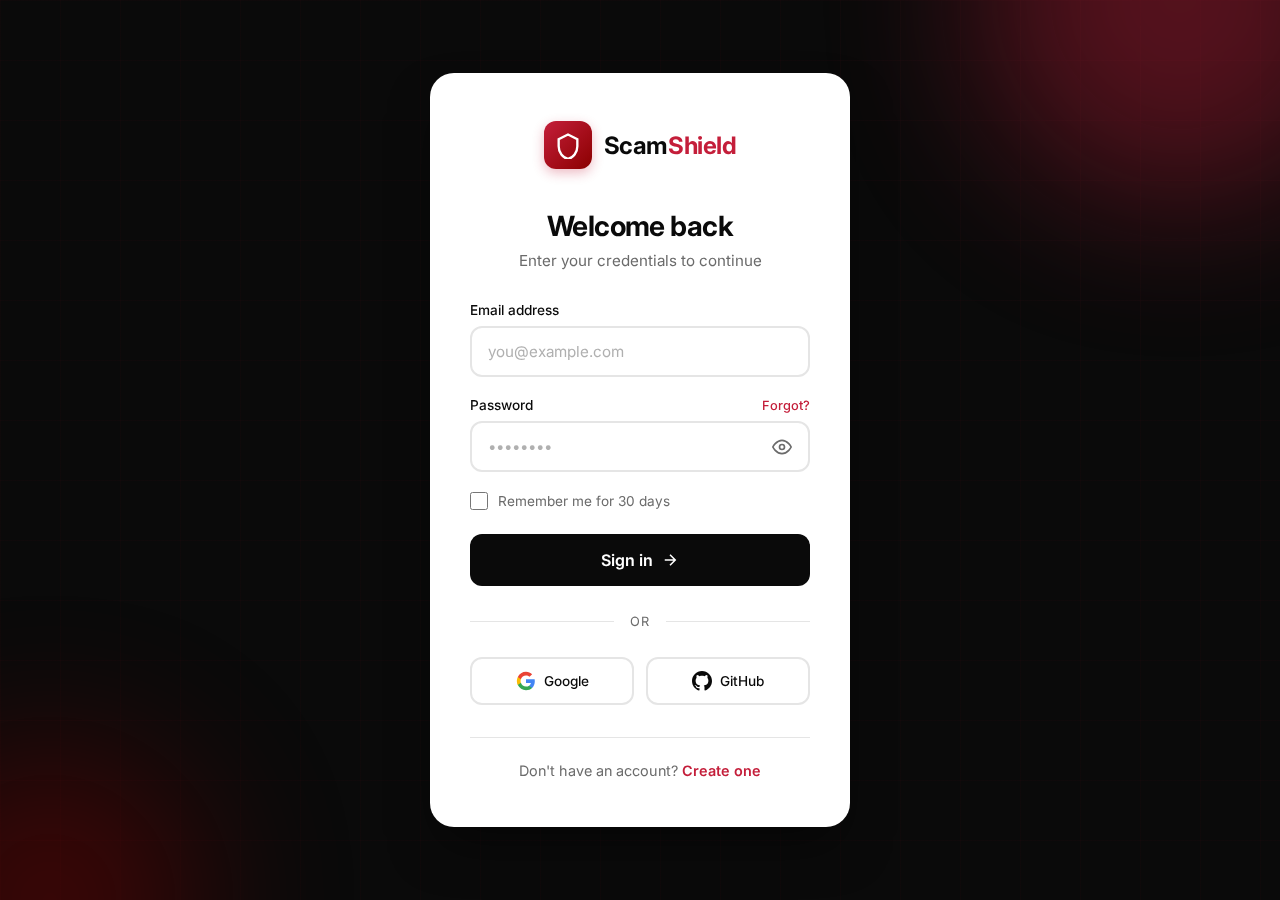
<file: frontend/public/login.html>
<!DOCTYPE html>
<html lang="en">
<head>
  <meta charset="UTF-8">
  <meta name="viewport" content="width=device-width, initial-scale=1.0">
  <title>Log In — ScamShield Pro</title>
  <link rel="icon" href="./assets/favicon.svg" type="image/svg+xml">
  <style>
    @import url('https://fonts.googleapis.com/css2?family=Inter:wght@400;500;600;700&family=JetBrains+Mono:wght@500&display=swap');
    
    * {
      margin: 0;
      padding: 0;
      box-sizing: border-box;
    }
    
    :root {
      --cream: #F5F2EB;
      --ink: #0A0A0A;
      --crimson: #C41E3A;
      --text-muted: #6B6B6B;
      --border: #E5E5E5;
      --white: #FFFFFF;
    }
    
    body {
      font-family: 'Inter', -apple-system, sans-serif;
      background: var(--ink);
      min-height: 100vh;
      display: flex;
      align-items: center;
      justify-content: center;
      padding: 24px;
      position: relative;
      overflow: hidden;
    }
    
    /* Animated background grid */
    .bg-grid {
      position: fixed;
      top: 0;
      left: 0;
      right: 0;
      bottom: 0;
      background-image: 
        linear-gradient(rgba(196, 30, 58, 0.03) 1px, transparent 1px),
        linear-gradient(90deg, rgba(196, 30, 58, 0.03) 1px, transparent 1px);
      background-size: 60px 60px;
      animation: gridMove 20s linear infinite;
    }
    
    @keyframes gridMove {
      0% { transform: translate(0, 0); }
      100% { transform: translate(60px, 60px); }
    }
    
    /* Floating orbs */
    .orb {
      position: fixed;
      border-radius: 50%;
      filter: blur(80px);
      opacity: 0.4;
      animation: float 8s ease-in-out infinite;
    }
    
    .orb-1 {
      width: 400px;
      height: 400px;
      background: var(--crimson);
      top: -200px;
      right: -100px;
      animation-delay: 0s;
    }
    
    .orb-2 {
      width: 300px;
      height: 300px;
      background: #8B0000;
      bottom: -150px;
      left: -100px;
      animation-delay: -4s;
    }
    
    @keyframes float {
      0%, 100% { transform: translate(0, 0) scale(1); }
      50% { transform: translate(30px, -30px) scale(1.1); }
    }
    
    /* Login card */
    .login-card {
      position: relative;
      z-index: 10;
      width: 100%;
      max-width: 420px;
      background: var(--white);
      border-radius: 24px;
      padding: 48px 40px;
      box-shadow: 
        0 0 0 1px rgba(0,0,0,0.05),
        0 25px 50px -12px rgba(0,0,0,0.5);
    }
    
    /* Logo */
    .logo {
      display: flex;
      align-items: center;
      justify-content: center;
      gap: 12px;
      margin-bottom: 40px;
    }
    
    .logo-icon {
      width: 48px;
      height: 48px;
      background: linear-gradient(135deg, var(--crimson), #8B0000);
      border-radius: 12px;
      display: flex;
      align-items: center;
      justify-content: center;
      box-shadow: 0 4px 12px rgba(196, 30, 58, 0.3);
    }
    
    .logo-icon svg {
      width: 28px;
      height: 28px;
      stroke: white;
      fill: none;
    }
    
    .logo-text {
      font-size: 1.5rem;
      font-weight: 700;
      color: var(--ink);
      letter-spacing: -0.02em;
    }
    
    .logo-text span {
      color: var(--crimson);
    }
    
    /* Header */
    .card-header {
      text-align: center;
      margin-bottom: 32px;
    }
    
    .card-header h1 {
      font-size: 1.75rem;
      font-weight: 700;
      color: var(--ink);
      margin-bottom: 8px;
      letter-spacing: -0.02em;
    }
    
    .card-header p {
      color: var(--text-muted);
      font-size: 0.95rem;
    }
    
    /* Form */
    .form-group {
      margin-bottom: 20px;
    }
    
    .form-group label {
      display: block;
      font-size: 0.85rem;
      font-weight: 500;
      color: var(--ink);
      margin-bottom: 8px;
    }
    
    .label-row {
      display: flex;
      justify-content: space-between;
      align-items: center;
      margin-bottom: 8px;
    }
    
    .label-row label {
      margin-bottom: 0;
    }
    
    .forgot-link {
      font-size: 0.8rem;
      color: var(--crimson);
      text-decoration: none;
      font-weight: 500;
    }
    
    .forgot-link:hover {
      text-decoration: underline;
    }
    
    .input-wrapper {
      position: relative;
    }
    
    input[type="email"],
    input[type="password"],
    input[type="text"] {
      width: 100%;
      padding: 14px 16px;
      font-size: 0.95rem;
      font-family: inherit;
      border: 2px solid var(--border);
      border-radius: 12px;
      background: var(--white);
      color: var(--ink);
      transition: all 0.2s;
    }
    
    input:focus {
      outline: none;
      border-color: var(--crimson);
      box-shadow: 0 0 0 4px rgba(196, 30, 58, 0.1);
    }
    
    input::placeholder {
      color: #B0B0B0;
    }
    
    .password-toggle {
      position: absolute;
      right: 14px;
      top: 50%;
      transform: translateY(-50%);
      background: none;
      border: none;
      cursor: pointer;
      color: var(--text-muted);
      padding: 4px;
      display: flex;
      align-items: center;
      justify-content: center;
    }
    
    .password-toggle:hover {
      color: var(--ink);
    }
    
    .password-toggle svg {
      width: 20px;
      height: 20px;
    }
    
    /* Checkbox */
    .checkbox-row {
      display: flex;
      align-items: center;
      gap: 10px;
      margin-bottom: 24px;
      cursor: pointer;
    }
    
    .checkbox-row input[type="checkbox"] {
      width: 18px;
      height: 18px;
      accent-color: var(--crimson);
      cursor: pointer;
    }
    
    .checkbox-row span {
      font-size: 0.85rem;
      color: var(--text-muted);
    }
    
    /* Button */
    .btn-submit {
      width: 100%;
      padding: 16px;
      font-size: 1rem;
      font-weight: 600;
      font-family: inherit;
      border: none;
      border-radius: 12px;
      cursor: pointer;
      transition: all 0.2s;
      display: flex;
      align-items: center;
      justify-content: center;
      gap: 8px;
    }
    
    .btn-primary {
      background: var(--ink);
      color: var(--white);
    }
    
    .btn-primary:hover {
      background: var(--crimson);
      transform: translateY(-1px);
      box-shadow: 0 4px 12px rgba(196, 30, 58, 0.3);
    }
    
    .btn-primary svg {
      width: 18px;
      height: 18px;
    }
    
    /* Divider */
    .divider {
      display: flex;
      align-items: center;
      gap: 16px;
      margin: 28px 0;
    }
    
    .divider::before,
    .divider::after {
      content: '';
      flex: 1;
      height: 1px;
      background: var(--border);
    }
    
    .divider span {
      font-size: 0.8rem;
      color: var(--text-muted);
      text-transform: uppercase;
      letter-spacing: 0.05em;
    }
    
    /* Social buttons */
    .social-buttons {
      display: flex;
      gap: 12px;
    }
    
    .social-btn {
      flex: 1;
      padding: 12px;
      border: 2px solid var(--border);
      border-radius: 12px;
      background: var(--white);
      cursor: pointer;
      display: flex;
      align-items: center;
      justify-content: center;
      gap: 8px;
      font-size: 0.85rem;
      font-weight: 500;
      font-family: inherit;
      color: var(--ink);
      transition: all 0.2s;
    }
    
    .social-btn:hover {
      border-color: var(--ink);
      background: rgba(0,0,0,0.02);
    }
    
    .social-btn svg {
      width: 20px;
      height: 20px;
    }
    
    /* Footer */
    .card-footer {
      text-align: center;
      margin-top: 32px;
      padding-top: 24px;
      border-top: 1px solid var(--border);
    }
    
    .card-footer p {
      font-size: 0.9rem;
      color: var(--text-muted);
    }
    
    .card-footer a {
      color: var(--crimson);
      text-decoration: none;
      font-weight: 600;
    }
    
    .card-footer a:hover {
      text-decoration: underline;
    }
    
    /* Toast */
    .toast-container {
      position: fixed;
      bottom: 24px;
      right: 24px;
      z-index: 9999;
      display: flex;
      flex-direction: column;
      gap: 8px;
    }
    
    .toast {
      padding: 14px 20px;
      border-radius: 12px;
      font-size: 0.9rem;
      font-weight: 500;
      color: white;
      animation: toastIn 0.3s ease;
      box-shadow: 0 4px 12px rgba(0,0,0,0.2);
    }
    
    .toast.success { background: #059669; }
    .toast.error { background: var(--crimson); }
    .toast.info { background: var(--ink); }
    
    @keyframes toastIn {
      from { transform: translateX(100%); opacity: 0; }
      to { transform: translateX(0); opacity: 1; }
    }
    
    /* Mobile - Enhanced */
    @media (max-width: 768px) {
      body { 
        padding: 20px;
        min-height: 100vh;
        min-height: -webkit-fill-available;
      }
      
      .login-card { 
        padding: 36px 28px;
        border-radius: 20px;
      }
      
      .logo-icon {
        width: 44px;
        height: 44px;
      }
      
      .logo-text {
        font-size: 1.35rem;
      }
      
      .card-header h1 { 
        font-size: 1.6rem;
        margin-bottom: 6px;
      }
      
      .card-header p {
        font-size: 0.9rem;
      }
      
      .form-group {
        margin-bottom: 18px;
      }
      
      input[type="email"],
      input[type="password"],
      input[type="text"] {
        font-size: 16px !important;
        padding: 14px 16px;
        border-radius: 12px;
      }
      
      .btn-submit {
        padding: 14px 24px;
        font-size: 0.95rem;
        border-radius: 12px;
        margin-top: 4px;
      }
      
      .social-buttons { 
        flex-direction: column;
        gap: 10px;
      }
      
      .btn-social {
        padding: 12px 16px;
        border-radius: 10px;
      }
      
      .divider {
        margin: 20px 0;
      }
      
      .card-footer {
        padding-top: 20px;
        font-size: 0.9rem;
      }
      
      .checkbox-row {
        margin: 16px 0;
        font-size: 0.9rem;
      }
    }
    
    @media (max-width: 480px) {
      body { padding: 16px; }
      .login-card { 
        padding: 28px 20px; 
        border-radius: 18px;
      }
      .logo {
        margin-bottom: 32px;
      }
      .logo-icon {
        width: 40px;
        height: 40px;
      }
      .logo-text {
        font-size: 1.2rem;
      }
      .card-header {
        margin-bottom: 24px;
      }
      .card-header h1 { font-size: 1.4rem; }
      .card-header p { font-size: 0.85rem; }
      .orb-1, .orb-2 {
        display: none;
      }
    }
  </style>
</head>
<body>
  <!-- Background effects -->
  <div class="bg-grid"></div>
  <div class="orb orb-1"></div>
  <div class="orb orb-2"></div>
  
  <!-- Login Card -->
  <div class="login-card">
    <div class="logo">
      <div class="logo-icon">
        <svg viewBox="0 0 24 24" stroke-width="2">
          <path d="M12 3L4 7v6c0 5.5 3.5 10 8 11 4.5-1 8-5.5 8-11V7l-8-4z"/>
        </svg>
      </div>
      <div class="logo-text">Scam<span>Shield</span></div>
    </div>
    
    <div class="card-header">
      <h1>Welcome back</h1>
      <p>Enter your credentials to continue</p>
    </div>
    
    <form id="loginForm">
      <div class="form-group">
        <label for="email">Email address</label>
        <input type="email" id="email" name="email" placeholder="you@example.com" required>
      </div>
      
      <div class="form-group">
        <div class="label-row">
          <label for="password">Password</label>
          <a href="#" class="forgot-link">Forgot?</a>
        </div>
        <div class="input-wrapper">
          <input type="password" id="password" name="password" placeholder="••••••••" required>
          <button type="button" class="password-toggle" aria-label="Toggle password">
            <svg viewBox="0 0 24 24" fill="none" stroke="currentColor" stroke-width="2">
              <path d="M1 12s4-8 11-8 11 8 11 8-4 8-11 8-11-8-11-8z"/>
              <circle cx="12" cy="12" r="3"/>
            </svg>
          </button>
        </div>
      </div>
      
      <label class="checkbox-row">
        <input type="checkbox" name="remember">
        <span>Remember me for 30 days</span>
      </label>
      
      <button type="submit" class="btn-submit btn-primary">
        <span>Sign in</span>
        <svg viewBox="0 0 24 24" fill="none" stroke="currentColor" stroke-width="2">
          <path d="M5 12h14M12 5l7 7-7 7"/>
        </svg>
      </button>
    </form>
    
    <div class="divider"><span>or</span></div>
    
    <div class="social-buttons">
      <button type="button" class="social-btn" id="googleLoginBtn">
        <svg viewBox="0 0 24 24">
          <path fill="#4285F4" d="M22.56 12.25c0-.78-.07-1.53-.2-2.25H12v4.26h5.92c-.26 1.37-1.04 2.53-2.21 3.31v2.77h3.57c2.08-1.92 3.28-4.74 3.28-8.09z"/>
          <path fill="#34A853" d="M12 23c2.97 0 5.46-.98 7.28-2.66l-3.57-2.77c-.98.66-2.23 1.06-3.71 1.06-2.86 0-5.29-1.93-6.16-4.53H2.18v2.84C3.99 20.53 7.7 23 12 23z"/>
          <path fill="#FBBC05" d="M5.84 14.09c-.22-.66-.35-1.36-.35-2.09s.13-1.43.35-2.09V7.07H2.18C1.43 8.55 1 10.22 1 12s.43 3.45 1.18 4.93l2.85-2.22.81-.62z"/>
          <path fill="#EA4335" d="M12 5.38c1.62 0 3.06.56 4.21 1.64l3.15-3.15C17.45 2.09 14.97 1 12 1 7.7 1 3.99 3.47 2.18 7.07l3.66 2.84c.87-2.6 3.3-4.53 6.16-4.53z"/>
        </svg>
        Google
      </button>
      <button type="button" class="social-btn" id="githubLoginBtn">
        <svg viewBox="0 0 24 24" fill="currentColor">
          <path d="M12 0c-6.626 0-12 5.373-12 12 0 5.302 3.438 9.8 8.207 11.387.599.111.793-.261.793-.577v-2.234c-3.338.726-4.033-1.416-4.033-1.416-.546-1.387-1.333-1.756-1.333-1.756-1.089-.745.083-.729.083-.729 1.205.084 1.839 1.237 1.839 1.237 1.07 1.834 2.807 1.304 3.492.997.107-.775.418-1.305.762-1.604-2.665-.305-5.467-1.334-5.467-5.931 0-1.311.469-2.381 1.236-3.221-.124-.303-.535-1.524.117-3.176 0 0 1.008-.322 3.301 1.23.957-.266 1.983-.399 3.003-.404 1.02.005 2.047.138 3.006.404 2.291-1.552 3.297-1.23 3.297-1.23.653 1.653.242 2.874.118 3.176.77.84 1.235 1.911 1.235 3.221 0 4.609-2.807 5.624-5.479 5.921.43.372.823 1.102.823 2.222v3.293c0 .319.192.694.801.576 4.765-1.589 8.199-6.086 8.199-11.386 0-6.627-5.373-12-12-12z"/>
        </svg>
        GitHub
      </button>
    </div>
    
    <div class="card-footer">
      <p>Don't have an account? <a href="./signup.html">Create one</a></p>
    </div>
  </div>
  
  <div id="toastContainer" class="toast-container"></div>
  
  <script>
    // Password toggle
    document.querySelector('.password-toggle').addEventListener('click', function() {
      const input = document.getElementById('password');
      const isPassword = input.type === 'password';
      input.type = isPassword ? 'text' : 'password';
      this.innerHTML = isPassword 
        ? '<svg viewBox="0 0 24 24" fill="none" stroke="currentColor" stroke-width="2"><path d="M17.94 17.94A10.07 10.07 0 0112 20c-7 0-11-8-11-8a18.45 18.45 0 015.06-5.94M9.9 4.24A9.12 9.12 0 0112 4c7 0 11 8 11 8a18.5 18.5 0 01-2.16 3.19m-6.72-1.07a3 3 0 11-4.24-4.24"/><line x1="1" y1="1" x2="23" y2="23"/></svg>'
        : '<svg viewBox="0 0 24 24" fill="none" stroke="currentColor" stroke-width="2"><path d="M1 12s4-8 11-8 11 8 11 8-4 8-11 8-11-8-11-8z"/><circle cx="12" cy="12" r="3"/></svg>';
    });
    
    // Toast function
    function showToast(message, type = 'info') {
      const container = document.getElementById('toastContainer');
      const toast = document.createElement('div');
      toast.className = `toast ${type}`;
      toast.textContent = message;
      container.appendChild(toast);
      setTimeout(() => {
        toast.style.animation = 'toastIn 0.3s ease reverse';
        setTimeout(() => toast.remove(), 300);
      }, 3000);
    }
    
    // Demo credentials
    const DEMO_CREDENTIALS = {
      admin: { email: 'admin@scamshield.pro', password: 'admin123', role: 'admin', name: 'Admin User' },
      demo: { email: 'demo@scamshield.pro', password: 'demo123', role: 'user', name: 'Demo User' }
    };

    // Form submit
    document.getElementById('loginForm').addEventListener('submit', function(e) {
      e.preventDefault();
      
      const emailInput = document.getElementById('email').value.trim().toLowerCase();
      const passwordInput = document.getElementById('password').value;
      
      console.log('Login attempt:', emailInput); // Debug log
      
      if (!emailInput || !passwordInput) {
        showToast('Please fill in all fields', 'error');
        return;
      }

      // Check demo credentials
      let matchedUser = null;
      let isAdmin = false;

      // Check admin credentials
      if (emailInput === DEMO_CREDENTIALS.admin.email.toLowerCase() && passwordInput === DEMO_CREDENTIALS.admin.password) {
        matchedUser = DEMO_CREDENTIALS.admin;
        isAdmin = true;
        console.log('Admin login detected'); // Debug log
      } 
      // Check demo user credentials  
      else if (emailInput === DEMO_CREDENTIALS.demo.email.toLowerCase() && passwordInput === DEMO_CREDENTIALS.demo.password) {
        matchedUser = DEMO_CREDENTIALS.demo;
        console.log('Demo user login detected'); // Debug log
      } 
      // Allow any login with password length >= 6 for demo purposes
      else if (passwordInput.length >= 6) {
        matchedUser = {
          email: emailInput,
          name: emailInput.split('@')[0].replace(/[._]/g, ' ').replace(/\b\w/g, c => c.toUpperCase()),
          role: 'user'
        };
        console.log('Generic user login'); // Debug log
      } else {
        showToast('Invalid credentials. Try admin@scamshield.pro / admin123', 'error');
        return;
      }
      
      // Store user data
      const userData = {
        email: matchedUser.email,
        name: matchedUser.name,
        full_name: matchedUser.name,
        plan: isAdmin ? 'Enterprise' : 'Pro Plan',
        role: matchedUser.role,
        loggedInAt: new Date().toISOString()
      };
      
      // Clear any existing data first
      localStorage.clear();
      
      // Set new session data
      localStorage.setItem('scamshield_user', JSON.stringify(userData));
      localStorage.setItem('isLoggedIn', 'true');
      localStorage.setItem('userEmail', matchedUser.email);
      localStorage.setItem('userName', matchedUser.name);
      localStorage.setItem('userRole', matchedUser.role);
      // Set a demo access token so dashboard auth check passes
      localStorage.setItem('scamshield_access_token', 'demo_token_' + Date.now());
      
      // Verify the data was stored correctly
      const storedData = localStorage.getItem('scamshield_user');
      const verified = JSON.parse(storedData);
      console.log('=== LOGIN DEBUG ===');
      console.log('Stored user data:', userData);
      console.log('Verified from storage:', verified);
      console.log('Verified role:', verified?.role);
      console.log('Is admin login:', isAdmin);
      console.log('Redirect URL:', isAdmin ? './admin.html' : './dashboard.html');
      console.log('==================');
      
      showToast('Login successful! Redirecting...', 'success');
      
      // Redirect based on role - use the stored role to be sure
      const redirectUrl = verified?.role === 'admin' ? './admin.html' : './dashboard.html';
      setTimeout(() => {
        window.location.href = redirectUrl;
      }, 1500);
    });
    
    // Social login placeholder
    document.getElementById('googleLoginBtn').addEventListener('click', async () => {
      try {
        const response = await fetch('http://localhost:8001/api/v1/auth/google');
        const data = await response.json();
        
        if (response.ok && data.auth_url) {
          // Redirect to Google OAuth
          window.location.href = data.auth_url;
        } else {
          showToast(data.detail || 'Google OAuth not configured', 'error');
        }
      } catch (error) {
        showToast('Failed to connect to server', 'error');
      }
    });
    
    document.getElementById('githubLoginBtn').addEventListener('click', async () => {
      try {
        const response = await fetch('http://localhost:8001/api/v1/auth/github');
        const data = await response.json();
        
        if (response.ok && data.auth_url) {
          window.location.href = data.auth_url;
        } else {
          showToast(data.detail || 'GitHub OAuth not configured', 'error');
        }
      } catch (error) {
        showToast('Failed to connect to server', 'error');
      }
    });
    
    // Handle OAuth callback (tokens in URL fragment)
    if (window.location.hash) {
      const params = new URLSearchParams(window.location.hash.substring(1));
      const accessToken = params.get('access_token');
      const refreshToken = params.get('refresh_token');
      
      if (accessToken) {
        // Store tokens
        localStorage.setItem('scamshield_access_token', accessToken);
        localStorage.setItem('scamshield_refresh_token', refreshToken);
        localStorage.setItem('isLoggedIn', 'true');
        
        // Fetch user info
        fetch('http://localhost:8001/api/v1/auth/me', {
          headers: { 'Authorization': `Bearer ${accessToken}` }
        })
        .then(res => res.json())
        .then(user => {
          localStorage.setItem('scamshield_user', JSON.stringify(user));
          localStorage.setItem('userEmail', user.email);
          localStorage.setItem('userName', user.full_name);
          localStorage.setItem('userRole', user.role);
          
          showToast('OAuth login successful!', 'success');
          setTimeout(() => {
            window.location.href = user.role === 'admin' ? './admin.html' : './dashboard.html';
          }, 1000);
        })
        .catch(() => {
          showToast('Login successful!', 'success');
          setTimeout(() => window.location.href = './dashboard.html', 1000);
        });
        
        // Clear hash from URL
        history.replaceState(null, '', window.location.pathname);
      }
    }
    
    // Handle OAuth error in URL
    const urlParams = new URLSearchParams(window.location.search);
    if (urlParams.get('error')) {
      showToast('OAuth error: ' + urlParams.get('error'), 'error');
      history.replaceState(null, '', window.location.pathname);
    }
  </script>
</body>
</html>
</file>
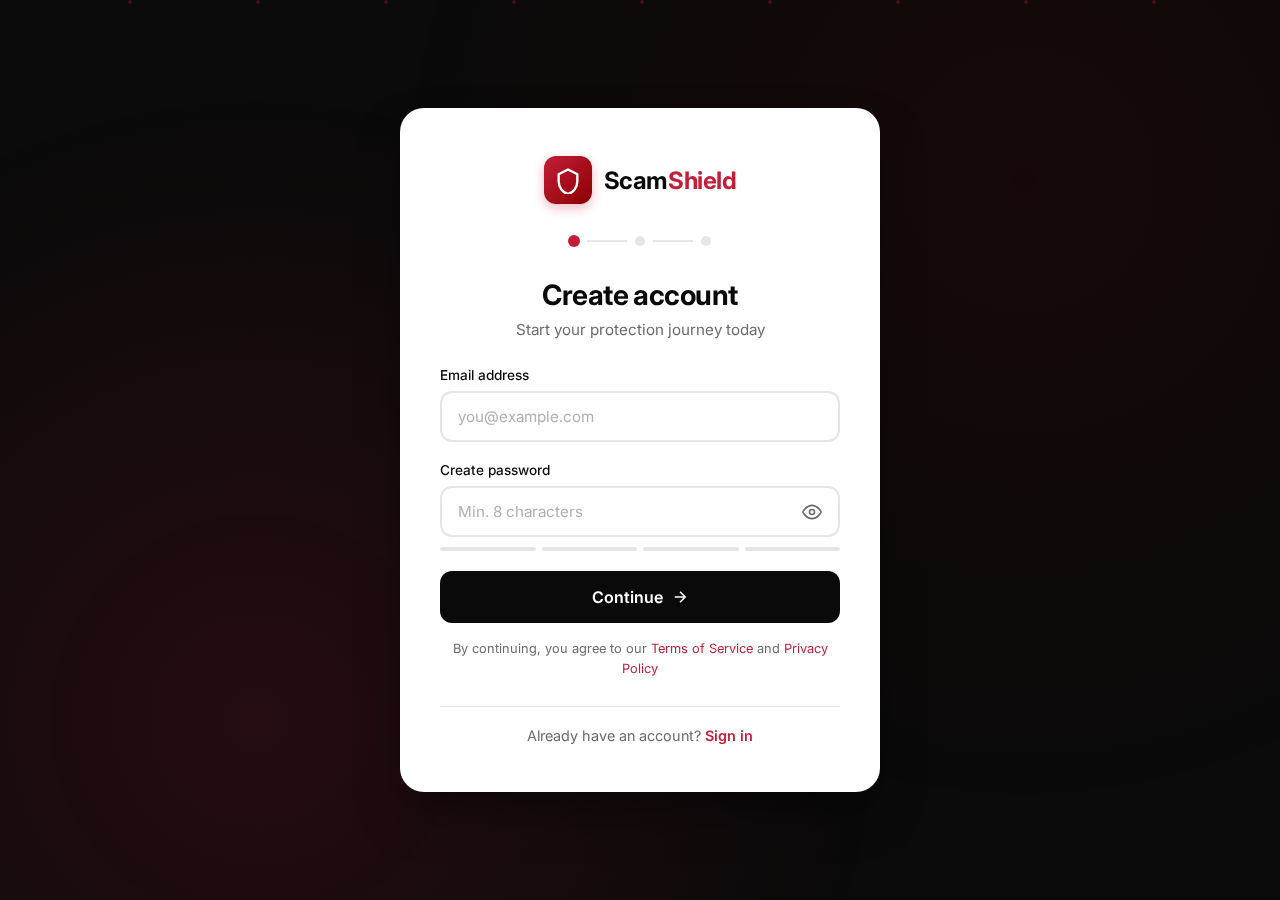
<file: frontend/public/signup.html>
<!DOCTYPE html>
<html lang="en">
<head>
  <meta charset="UTF-8">
  <meta name="viewport" content="width=device-width, initial-scale=1.0">
  <title>Create Account — ScamShield Pro</title>
  <link rel="icon" href="./assets/favicon.svg" type="image/svg+xml">
  <style>
    @import url('https://fonts.googleapis.com/css2?family=Inter:wght@400;500;600;700&family=JetBrains+Mono:wght@500&display=swap');
    
    * {
      margin: 0;
      padding: 0;
      box-sizing: border-box;
    }
    
    :root {
      --cream: #F5F2EB;
      --ink: #0A0A0A;
      --crimson: #C41E3A;
      --text-muted: #6B6B6B;
      --border: #E5E5E5;
      --white: #FFFFFF;
      --success: #059669;
    }
    
    body {
      font-family: 'Inter', -apple-system, sans-serif;
      background: var(--ink);
      min-height: 100vh;
      display: flex;
      align-items: center;
      justify-content: center;
      padding: 24px;
      position: relative;
      overflow-x: hidden;
    }
    
    /* Animated background */
    .bg-pattern {
      position: fixed;
      top: 0;
      left: 0;
      right: 0;
      bottom: 0;
      background: 
        radial-gradient(circle at 20% 80%, rgba(196, 30, 58, 0.15) 0%, transparent 50%),
        radial-gradient(circle at 80% 20%, rgba(139, 0, 0, 0.1) 0%, transparent 50%);
    }
    
    /* Floating particles */
    .particles {
      position: fixed;
      top: 0;
      left: 0;
      right: 0;
      bottom: 0;
      overflow: hidden;
      pointer-events: none;
    }
    
    .particle {
      position: absolute;
      width: 4px;
      height: 4px;
      background: var(--crimson);
      border-radius: 50%;
      opacity: 0.3;
      animation: rise 15s infinite;
    }
    
    .particle:nth-child(1) { left: 10%; animation-delay: 0s; }
    .particle:nth-child(2) { left: 20%; animation-delay: 2s; }
    .particle:nth-child(3) { left: 30%; animation-delay: 4s; }
    .particle:nth-child(4) { left: 40%; animation-delay: 1s; }
    .particle:nth-child(5) { left: 50%; animation-delay: 3s; }
    .particle:nth-child(6) { left: 60%; animation-delay: 5s; }
    .particle:nth-child(7) { left: 70%; animation-delay: 2.5s; }
    .particle:nth-child(8) { left: 80%; animation-delay: 4.5s; }
    .particle:nth-child(9) { left: 90%; animation-delay: 1.5s; }
    
    @keyframes rise {
      0% { 
        transform: translateY(100vh) scale(0);
        opacity: 0;
      }
      10% { opacity: 0.3; }
      90% { opacity: 0.3; }
      100% { 
        transform: translateY(-100vh) scale(1);
        opacity: 0;
      }
    }
    
    /* Signup card */
    .signup-card {
      position: relative;
      z-index: 10;
      width: 100%;
      max-width: 480px;
      background: var(--white);
      border-radius: 24px;
      padding: 48px 40px;
      box-shadow: 
        0 0 0 1px rgba(0,0,0,0.05),
        0 25px 50px -12px rgba(0,0,0,0.5);
    }
    
    /* Logo */
    .logo {
      display: flex;
      align-items: center;
      justify-content: center;
      gap: 12px;
      margin-bottom: 32px;
    }
    
    .logo-icon {
      width: 48px;
      height: 48px;
      background: linear-gradient(135deg, var(--crimson), #8B0000);
      border-radius: 12px;
      display: flex;
      align-items: center;
      justify-content: center;
      box-shadow: 0 4px 12px rgba(196, 30, 58, 0.3);
    }
    
    .logo-icon svg {
      width: 28px;
      height: 28px;
      stroke: white;
      fill: none;
    }
    
    .logo-text {
      font-size: 1.5rem;
      font-weight: 700;
      color: var(--ink);
      letter-spacing: -0.02em;
    }
    
    .logo-text span {
      color: var(--crimson);
    }
    
    /* Progress Steps */
    .progress-steps {
      display: flex;
      align-items: center;
      justify-content: center;
      gap: 8px;
      margin-bottom: 32px;
    }
    
    .step-dot {
      width: 10px;
      height: 10px;
      border-radius: 50%;
      background: var(--border);
      transition: all 0.3s;
    }
    
    .step-dot.active {
      background: var(--crimson);
      transform: scale(1.2);
    }
    
    .step-dot.completed {
      background: var(--success);
    }
    
    .step-line {
      width: 40px;
      height: 2px;
      background: var(--border);
      transition: background 0.3s;
    }
    
    .step-line.completed {
      background: var(--success);
    }
    
    /* Header */
    .card-header {
      text-align: center;
      margin-bottom: 28px;
    }
    
    .card-header h1 {
      font-size: 1.75rem;
      font-weight: 700;
      color: var(--ink);
      margin-bottom: 8px;
      letter-spacing: -0.02em;
    }
    
    .card-header p {
      color: var(--text-muted);
      font-size: 0.95rem;
    }
    
    /* Form Steps */
    .form-step {
      display: none;
    }
    
    .form-step.active {
      display: block;
      animation: fadeIn 0.3s ease;
    }
    
    @keyframes fadeIn {
      from { opacity: 0; transform: translateY(10px); }
      to { opacity: 1; transform: translateY(0); }
    }
    
    /* Form */
    .form-group {
      margin-bottom: 20px;
    }
    
    .form-group label {
      display: block;
      font-size: 0.85rem;
      font-weight: 500;
      color: var(--ink);
      margin-bottom: 8px;
    }
    
    .input-wrapper {
      position: relative;
    }
    
    input[type="email"],
    input[type="password"],
    input[type="text"],
    select {
      width: 100%;
      padding: 14px 16px;
      font-size: 0.95rem;
      font-family: inherit;
      border: 2px solid var(--border);
      border-radius: 12px;
      background: var(--white);
      color: var(--ink);
      transition: all 0.2s;
    }
    
    select {
      cursor: pointer;
      appearance: none;
      background-image: url("data:image/svg+xml,%3Csvg xmlns='http://www.w3.org/2000/svg' width='20' height='20' viewBox='0 0 24 24' fill='none' stroke='%236B6B6B' stroke-width='2'%3E%3Cpath d='M6 9l6 6 6-6'/%3E%3C/svg%3E");
      background-repeat: no-repeat;
      background-position: right 14px center;
      padding-right: 44px;
    }
    
    input:focus,
    select:focus {
      outline: none;
      border-color: var(--crimson);
      box-shadow: 0 0 0 4px rgba(196, 30, 58, 0.1);
    }
    
    input::placeholder {
      color: #B0B0B0;
    }
    
    .password-toggle {
      position: absolute;
      right: 14px;
      top: 50%;
      transform: translateY(-50%);
      background: none;
      border: none;
      cursor: pointer;
      color: var(--text-muted);
      padding: 4px;
      display: flex;
    }
    
    .password-toggle:hover {
      color: var(--ink);
    }
    
    .password-toggle svg {
      width: 20px;
      height: 20px;
    }
    
    /* Password Strength */
    .password-strength {
      display: flex;
      gap: 6px;
      margin-top: 10px;
    }
    
    .strength-bar {
      flex: 1;
      height: 4px;
      background: var(--border);
      border-radius: 2px;
      transition: background 0.3s;
    }
    
    .strength-bar.weak { background: #ef4444; }
    .strength-bar.fair { background: #f59e0b; }
    .strength-bar.good { background: #3b82f6; }
    .strength-bar.strong { background: var(--success); }
    
    /* Buttons */
    .btn-row {
      display: flex;
      gap: 12px;
      margin-top: 8px;
    }
    
    .btn {
      flex: 1;
      padding: 16px;
      font-size: 1rem;
      font-weight: 600;
      font-family: inherit;
      border: none;
      border-radius: 12px;
      cursor: pointer;
      transition: all 0.2s;
      display: flex;
      align-items: center;
      justify-content: center;
      gap: 8px;
    }
    
    .btn-primary {
      background: var(--ink);
      color: var(--white);
    }
    
    .btn-primary:hover {
      background: var(--crimson);
      transform: translateY(-1px);
      box-shadow: 0 4px 12px rgba(196, 30, 58, 0.3);
    }
    
    .btn-outline {
      background: transparent;
      color: var(--ink);
      border: 2px solid var(--border);
    }
    
    .btn-outline:hover {
      border-color: var(--ink);
      background: rgba(0,0,0,0.02);
    }
    
    .btn svg {
      width: 18px;
      height: 18px;
    }
    
    .btn-full {
      width: 100%;
    }
    
    /* Success State */
    .success-icon {
      width: 80px;
      height: 80px;
      background: linear-gradient(135deg, var(--success), #047857);
      border-radius: 50%;
      display: flex;
      align-items: center;
      justify-content: center;
      margin: 0 auto 24px;
      animation: successPop 0.5s ease;
    }
    
    .success-icon svg {
      width: 40px;
      height: 40px;
      stroke: white;
    }
    
    @keyframes successPop {
      0% { transform: scale(0); }
      50% { transform: scale(1.1); }
      100% { transform: scale(1); }
    }
    
    /* Feature list */
    .features-list {
      margin: 24px 0;
      text-align: left;
    }
    
    .feature-item {
      display: flex;
      align-items: center;
      gap: 12px;
      padding: 10px 0;
      font-size: 0.9rem;
      color: var(--text-muted);
    }
    
    .feature-item svg {
      width: 18px;
      height: 18px;
      stroke: var(--success);
      flex-shrink: 0;
    }
    
    /* Footer */
    .card-footer {
      text-align: center;
      margin-top: 28px;
      padding-top: 20px;
      border-top: 1px solid var(--border);
    }
    
    .card-footer p {
      font-size: 0.9rem;
      color: var(--text-muted);
    }
    
    .card-footer a {
      color: var(--crimson);
      text-decoration: none;
      font-weight: 600;
    }
    
    .card-footer a:hover {
      text-decoration: underline;
    }
    
    /* Terms */
    .terms-text {
      font-size: 0.8rem;
      color: var(--text-muted);
      text-align: center;
      margin-top: 16px;
      line-height: 1.5;
    }
    
    .terms-text a {
      color: var(--crimson);
      text-decoration: none;
    }
    
    .terms-text a:hover {
      text-decoration: underline;
    }
    
    /* Toast */
    .toast-container {
      position: fixed;
      bottom: 24px;
      right: 24px;
      z-index: 9999;
      display: flex;
      flex-direction: column;
      gap: 8px;
    }
    
    .toast {
      padding: 14px 20px;
      border-radius: 12px;
      font-size: 0.9rem;
      font-weight: 500;
      color: white;
      animation: toastIn 0.3s ease;
      box-shadow: 0 4px 12px rgba(0,0,0,0.2);
    }
    
    .toast.success { background: var(--success); }
    .toast.error { background: var(--crimson); }
    .toast.info { background: var(--ink); }
    
    @keyframes toastIn {
      from { transform: translateX(100%); opacity: 0; }
      to { transform: translateX(0); opacity: 1; }
    }
    
    /* Mobile - Enhanced */
    @media (max-width: 768px) {
      body { 
        padding: 20px;
        min-height: 100vh;
        min-height: -webkit-fill-available;
      }
      
      .signup-card { 
        padding: 36px 28px;
        border-radius: 20px;
      }
      
      .logo {
        margin-bottom: 32px;
      }
      
      .logo-icon {
        width: 44px;
        height: 44px;
      }
      
      .logo-text {
        font-size: 1.35rem;
      }
      
      .card-header h1 { 
        font-size: 1.6rem;
        margin-bottom: 6px;
      }
      
      .card-header p {
        font-size: 0.9rem;
      }
      
      /* Step indicators mobile */
      .steps {
        gap: 4px;
        margin-bottom: 24px;
      }
      
      .step-circle {
        width: 28px;
        height: 28px;
        font-size: 0.75rem;
      }
      
      .step-label {
        font-size: 0.6rem;
        max-width: 50px;
        text-align: center;
      }
      
      .step-line {
        width: 16px;
      }
      
      .form-group {
        margin-bottom: 16px;
      }
      
      input[type="email"],
      input[type="password"],
      input[type="text"],
      input[type="tel"] {
        font-size: 16px !important;
        padding: 14px 16px;
        border-radius: 12px;
      }
      
      .password-strength {
        gap: 3px;
      }
      
      .strength-bar {
        height: 3px;
      }
      
      .btn-submit {
        padding: 14px 24px;
        font-size: 0.95rem;
        border-radius: 12px;
        margin-top: 4px;
      }
      
      .card-footer {
        padding-top: 20px;
        font-size: 0.9rem;
      }
      
      .checkbox-row {
        font-size: 0.85rem;
        margin-bottom: 16px;
      }
    }
    
    @media (max-width: 480px) {
      body { padding: 16px; }
      .signup-card { 
        padding: 28px 20px;
        border-radius: 18px;
      }
      .logo-icon {
        width: 40px;
        height: 40px;
      }
      .logo-text {
        font-size: 1.2rem;
      }
      .card-header {
        margin-bottom: 20px;
      }
      .card-header h1 { font-size: 1.4rem; }
      .card-header p { font-size: 0.85rem; }
      
      .step-label {
        display: none;
      }
      
      .step-circle {
        width: 24px;
        height: 24px;
        font-size: 0.7rem;
      }
      
      .step-line {
        width: 10px;
        margin-bottom: 0;
      }
      
      .particle {
        display: none;
      }
    }
  </style>
</head>
<body>
  <!-- Background -->
  <div class="bg-pattern"></div>
  <div class="particles">
    <div class="particle"></div>
    <div class="particle"></div>
    <div class="particle"></div>
    <div class="particle"></div>
    <div class="particle"></div>
    <div class="particle"></div>
    <div class="particle"></div>
    <div class="particle"></div>
    <div class="particle"></div>
  </div>
  
  <!-- Signup Card -->
  <div class="signup-card">
    <div class="logo">
      <div class="logo-icon">
        <svg viewBox="0 0 24 24" stroke-width="2">
          <path d="M12 3L4 7v6c0 5.5 3.5 10 8 11 4.5-1 8-5.5 8-11V7l-8-4z"/>
        </svg>
      </div>
      <div class="logo-text">Scam<span>Shield</span></div>
    </div>
    
    <!-- Progress -->
    <div class="progress-steps">
      <div class="step-dot active" data-step="1"></div>
      <div class="step-line" id="line1"></div>
      <div class="step-dot" data-step="2"></div>
      <div class="step-line" id="line2"></div>
      <div class="step-dot" data-step="3"></div>
    </div>
    
    <form id="signupForm">
      <!-- Step 1: Account -->
      <div class="form-step active" id="step1">
        <div class="card-header">
          <h1>Create account</h1>
          <p>Start your protection journey today</p>
        </div>
        
        <div class="form-group">
          <label for="email">Email address</label>
          <input type="email" id="email" name="email" placeholder="you@example.com" required>
        </div>
        
        <div class="form-group">
          <label for="password">Create password</label>
          <div class="input-wrapper">
            <input type="password" id="password" name="password" placeholder="Min. 8 characters" required minlength="8">
            <button type="button" class="password-toggle" aria-label="Toggle password">
              <svg viewBox="0 0 24 24" fill="none" stroke="currentColor" stroke-width="2">
                <path d="M1 12s4-8 11-8 11 8 11 8-4 8-11 8-11-8-11-8z"/>
                <circle cx="12" cy="12" r="3"/>
              </svg>
            </button>
          </div>
          <div class="password-strength">
            <div class="strength-bar" id="s1"></div>
            <div class="strength-bar" id="s2"></div>
            <div class="strength-bar" id="s3"></div>
            <div class="strength-bar" id="s4"></div>
          </div>
        </div>
        
        <button type="button" class="btn btn-primary btn-full" onclick="nextStep(2)">
          <span>Continue</span>
          <svg viewBox="0 0 24 24" fill="none" stroke="currentColor" stroke-width="2">
            <path d="M5 12h14M12 5l7 7-7 7"/>
          </svg>
        </button>
        
        <p class="terms-text">
          By continuing, you agree to our <a href="#">Terms of Service</a> and <a href="#">Privacy Policy</a>
        </p>
      </div>
      
      <!-- Step 2: Profile -->
      <div class="form-step" id="step2">
        <div class="card-header">
          <h1>Your profile</h1>
          <p>Tell us a bit about yourself</p>
        </div>
        
        <div class="form-group">
          <label for="fullName">Full name</label>
          <input type="text" id="fullName" name="fullName" placeholder="John Doe" required>
        </div>
        
        <div class="form-group">
          <label for="useCase">How will you use ScamShield?</label>
          <select id="useCase" name="useCase">
            <option value="">Select your use case</option>
            <option value="personal">Personal Protection</option>
            <option value="business">Business Security</option>
            <option value="family">Family Safety</option>
            <option value="developer">API Integration</option>
          </select>
        </div>
        
        <div class="btn-row">
          <button type="button" class="btn btn-outline" onclick="prevStep(1)">
            <svg viewBox="0 0 24 24" fill="none" stroke="currentColor" stroke-width="2">
              <path d="M19 12H5M12 19l-7-7 7-7"/>
            </svg>
            Back
          </button>
          <button type="button" class="btn btn-primary" onclick="nextStep(3)">
            Continue
            <svg viewBox="0 0 24 24" fill="none" stroke="currentColor" stroke-width="2">
              <path d="M5 12h14M12 5l7 7-7 7"/>
            </svg>
          </button>
        </div>
      </div>
      
      <!-- Step 3: Success / Verification Notice -->
      <div class="form-step" id="step3">
        <div class="success-icon" id="successIcon">
          <svg viewBox="0 0 24 24" fill="none" stroke-width="3">
            <path d="M20 6L9 17l-5-5"/>
          </svg>
        </div>
        
        <div class="card-header" id="successHeader">
          <h1>Almost there!</h1>
          <p>Please verify your email to continue</p>
        </div>
        
        <div id="verificationNotice" style="text-align: center; margin: 20px 0;">
          <p style="color: var(--text-muted); line-height: 1.6;">
            We've sent a verification email to<br>
            <strong id="verificationEmail" style="color: var(--crimson);"></strong>
          </p>
          <p style="color: var(--text-muted); font-size: 14px; margin-top: 16px;">
            Click the link in the email to verify your account and unlock all features.
          </p>
        </div>
        
        <div class="features-list">
          <div class="feature-item">
            <svg viewBox="0 0 24 24" fill="none" stroke-width="2">
              <path d="M20 6L9 17l-5-5"/>
            </svg>
            <span>Real-time scam detection powered by AI</span>
          </div>
          <div class="feature-item">
            <svg viewBox="0 0 24 24" fill="none" stroke-width="2">
              <path d="M20 6L9 17l-5-5"/>
            </svg>
            <span>24/7 protection across all channels</span>
          </div>
          <div class="feature-item">
            <svg viewBox="0 0 24 24" fill="none" stroke-width="2">
              <path d="M20 6L9 17l-5-5"/>
            </svg>
            <span>Instant threat alerts and reports</span>
          </div>
          <div class="feature-item">
            <svg viewBox="0 0 24 24" fill="none" stroke-width="2">
              <path d="M20 6L9 17l-5-5"/>
            </svg>
            <span>API access for developers</span>
          </div>
        </div>
        
        <div style="display: flex; flex-direction: column; gap: 12px;">
          <button type="submit" class="btn btn-primary btn-full" id="continueBtn">
            <span>Continue to Dashboard</span>
            <svg viewBox="0 0 24 24" fill="none" stroke="currentColor" stroke-width="2">
              <path d="M5 12h14M12 5l7 7-7 7"/>
            </svg>
          </button>
          
          <button type="button" class="btn btn-outline btn-full" onclick="resendVerificationEmail()">
            <svg viewBox="0 0 24 24" fill="none" stroke="currentColor" stroke-width="2">
              <path d="M4 4h16c1.1 0 2 .9 2 2v12c0 1.1-.9 2-2 2H4c-1.1 0-2-.9-2-2V6c0-1.1.9-2 2-2z"/>
              <polyline points="22,6 12,13 2,6"/>
            </svg>
            <span>Resend Verification Email</span>
          </button>
        </div>
        
        <p style="text-align: center; color: var(--text-muted); font-size: 13px; margin-top: 16px;">
          Didn't receive the email? Check your spam folder or click resend.
        </p>
      </div>
    </form>
    
    <div class="card-footer" id="footerLink">
      <p>Already have an account? <a href="./login.html">Sign in</a></p>
    </div>
  </div>
  
  <div id="toastContainer" class="toast-container"></div>
  
  <script>
    let currentStep = 1;
    
    // Password toggle
    document.querySelector('.password-toggle').addEventListener('click', function() {
      const input = document.getElementById('password');
      const isPassword = input.type === 'password';
      input.type = isPassword ? 'text' : 'password';
      this.innerHTML = isPassword 
        ? '<svg viewBox="0 0 24 24" fill="none" stroke="currentColor" stroke-width="2"><path d="M17.94 17.94A10.07 10.07 0 0112 20c-7 0-11-8-11-8a18.45 18.45 0 015.06-5.94M9.9 4.24A9.12 9.12 0 0112 4c7 0 11 8 11 8a18.5 18.5 0 01-2.16 3.19m-6.72-1.07a3 3 0 11-4.24-4.24"/><line x1="1" y1="1" x2="23" y2="23"/></svg>'
        : '<svg viewBox="0 0 24 24" fill="none" stroke="currentColor" stroke-width="2"><path d="M1 12s4-8 11-8 11 8 11 8-4 8-11 8-11-8-11-8z"/><circle cx="12" cy="12" r="3"/></svg>';
    });
    
    // Password strength
    document.getElementById('password').addEventListener('input', function() {
      const val = this.value;
      const bars = [document.getElementById('s1'), document.getElementById('s2'), document.getElementById('s3'), document.getElementById('s4')];
      
      // Reset
      bars.forEach(b => b.className = 'strength-bar');
      
      if (val.length === 0) return;
      
      let score = 0;
      if (val.length >= 8) score++;
      if (/[a-z]/.test(val) && /[A-Z]/.test(val)) score++;
      if (/\d/.test(val)) score++;
      if (/[^a-zA-Z0-9]/.test(val)) score++;
      
      const classes = ['weak', 'fair', 'good', 'strong'];
      for (let i = 0; i < score; i++) {
        bars[i].classList.add(classes[Math.min(score - 1, 3)]);
      }
    });
    
    // Step navigation
    function nextStep(step) {
      // Validate current step
      if (currentStep === 1) {
        const email = document.getElementById('email').value.trim();
        const password = document.getElementById('password').value;
        
        if (!email) {
          showToast('Please enter your email', 'error');
          return;
        }
        if (password.length < 8) {
          showToast('Password must be at least 8 characters', 'error');
          return;
        }
      }
      
      if (currentStep === 2) {
        const name = document.getElementById('fullName').value.trim();
        if (!name) {
          showToast('Please enter your name', 'error');
          return;
        }
      }
      
      // Update steps
      document.getElementById(`step${currentStep}`).classList.remove('active');
      document.getElementById(`step${step}`).classList.add('active');
      
      // Update dots
      document.querySelectorAll('.step-dot').forEach((dot, i) => {
        dot.classList.remove('active', 'completed');
        if (i + 1 < step) dot.classList.add('completed');
        if (i + 1 === step) dot.classList.add('active');
      });
      
      // Update lines
      if (step >= 2) document.getElementById('line1').classList.add('completed');
      if (step >= 3) document.getElementById('line2').classList.add('completed');
      
      // Hide footer on success step
      if (step === 3) {
        document.getElementById('footerLink').style.display = 'none';
      }
      
      currentStep = step;
    }
    
    function prevStep(step) {
      document.getElementById(`step${currentStep}`).classList.remove('active');
      document.getElementById(`step${step}`).classList.add('active');
      
      document.querySelectorAll('.step-dot').forEach((dot, i) => {
        dot.classList.remove('active', 'completed');
        if (i + 1 < step) dot.classList.add('completed');
        if (i + 1 === step) dot.classList.add('active');
      });
      
      if (step < 2) document.getElementById('line1').classList.remove('completed');
      if (step < 3) document.getElementById('line2').classList.remove('completed');
      
      currentStep = step;
    }
    
    // Toast
    function showToast(message, type = 'info') {
      const container = document.getElementById('toastContainer');
      const toast = document.createElement('div');
      toast.className = `toast ${type}`;
      toast.textContent = message;
      container.appendChild(toast);
      setTimeout(() => {
        toast.style.animation = 'toastIn 0.3s ease reverse';
        setTimeout(() => toast.remove(), 300);
      }, 3000);
    }
    
    // Form submit - Now uses actual API
    document.getElementById('signupForm').addEventListener('submit', async function(e) {
      e.preventDefault();
      
      const email = document.getElementById('email').value.trim();
      const password = document.getElementById('password').value;
      const name = document.getElementById('fullName').value.trim();
      const phone = document.getElementById('phone')?.value?.trim() || '';
      
      // Disable submit button
      const submitBtn = this.querySelector('button[type="submit"]');
      const originalText = submitBtn.innerHTML;
      submitBtn.disabled = true;
      submitBtn.innerHTML = '<span class="btn-loader"></span> Creating account...';
      
      try {
        // Call the registration API
        const response = await fetch('http://localhost:8001/api/v1/auth/register', {
          method: 'POST',
          headers: {
            'Content-Type': 'application/json',
          },
          body: JSON.stringify({
            email: email,
            password: password,
            full_name: name,
            phone: phone || null
          })
        });
        
        const data = await response.json();
        
        if (!response.ok) {
          // Handle validation errors
          let errorMsg = 'Registration failed';
          if (data.detail) {
            if (typeof data.detail === 'string') {
              errorMsg = data.detail;
            } else if (Array.isArray(data.detail)) {
              errorMsg = data.detail.map(e => e.msg || e.message || e).join(', ');
            } else if (data.detail.message) {
              errorMsg = data.detail.message;
            }
          }
          throw new Error(errorMsg);
        }
        
        // Store user data
        const userData = {
          email: data.user?.email || email,
          name: data.user?.full_name || name,
          full_name: data.user?.full_name || name,
          plan: 'Free',
          role: data.user?.role || 'user',
          loggedInAt: new Date().toISOString()
        };
        
        localStorage.setItem('userEmail', userData.email);
        localStorage.setItem('userName', userData.name);
        
        // Store tokens if provided
        if (data.access_token) {
          localStorage.setItem('scamshield_access_token', data.access_token);
        } else if (data.tokens?.access_token) {
          localStorage.setItem('scamshield_access_token', data.tokens.access_token);
        } else {
          // Set a demo access token for demo mode
          localStorage.setItem('scamshield_access_token', 'demo_token_' + Date.now());
        }
        if (data.refresh_token) {
          localStorage.setItem('scamshield_refresh_token', data.refresh_token);
        } else if (data.tokens?.refresh_token) {
          localStorage.setItem('scamshield_refresh_token', data.tokens.refresh_token);
        }
        
        localStorage.setItem('scamshield_user', JSON.stringify(userData));
        localStorage.setItem('isLoggedIn', 'true');
        
        // Set the verification email display
        document.getElementById('verificationEmail').textContent = email;
        
        // Show success step
        nextStep(3);
        showToast('Account created! Please check your email to verify.', 'success');
        
      } catch (error) {
        console.error('Registration error:', error);
        showToast(error.message || 'Failed to create account. Please try again.', 'error');
        submitBtn.disabled = false;
        submitBtn.innerHTML = originalText;
      }
    });
    
    // Continue to dashboard function
    document.getElementById('continueBtn')?.addEventListener('click', function(e) {
      e.preventDefault();
      window.location.href = './dashboard.html';
    });
    
    // Resend verification email function
    async function resendVerificationEmail() {
      const email = document.getElementById('email').value.trim() || document.getElementById('verificationEmail').textContent;
      
      if (!email) {
        showToast('Email not found', 'error');
        return;
      }
      
      try {
        const response = await fetch('http://localhost:8001/api/v1/auth/resend-verification', {
          method: 'POST',
          headers: {
            'Content-Type': 'application/json',
          },
          body: JSON.stringify({ email })
        });
        
        const data = await response.json();
        
        if (response.ok) {
          showToast('Verification email sent! Check your inbox.', 'success');
        } else {
          showToast(data.detail || 'Failed to resend email', 'error');
        }
      } catch (error) {
        console.error('Resend error:', error);
        showToast('Failed to resend verification email', 'error');
      }
    }
    
    // Password strength indicator
    document.getElementById('password')?.addEventListener('input', function(e) {
      const password = e.target.value;
      const strengthBar = document.getElementById('passwordStrength');
      const strengthText = document.getElementById('strengthText');
      
      if (!strengthBar || !strengthText) return;
      
      // Calculate strength
      let strength = 0;
      if (password.length >= 8) strength += 25;
      if (password.length >= 12) strength += 10;
      if (/[A-Z]/.test(password)) strength += 20;
      if (/[a-z]/.test(password)) strength += 15;
      if (/[0-9]/.test(password)) strength += 15;
      if (/[^A-Za-z0-9]/.test(password)) strength += 15;
      
      // Update UI
      strengthBar.style.width = strength + '%';
      
      if (strength < 30) {
        strengthBar.style.background = '#ef4444';
        strengthText.textContent = 'Weak';
      } else if (strength < 60) {
        strengthBar.style.background = '#f59e0b';
        strengthText.textContent = 'Fair';
      } else if (strength < 80) {
        strengthBar.style.background = '#10b981';
        strengthText.textContent = 'Good';
      } else {
        strengthBar.style.background = '#059669';
        strengthText.textContent = 'Strong';
      }
    });
  </script>
</body>
</html>
</file>
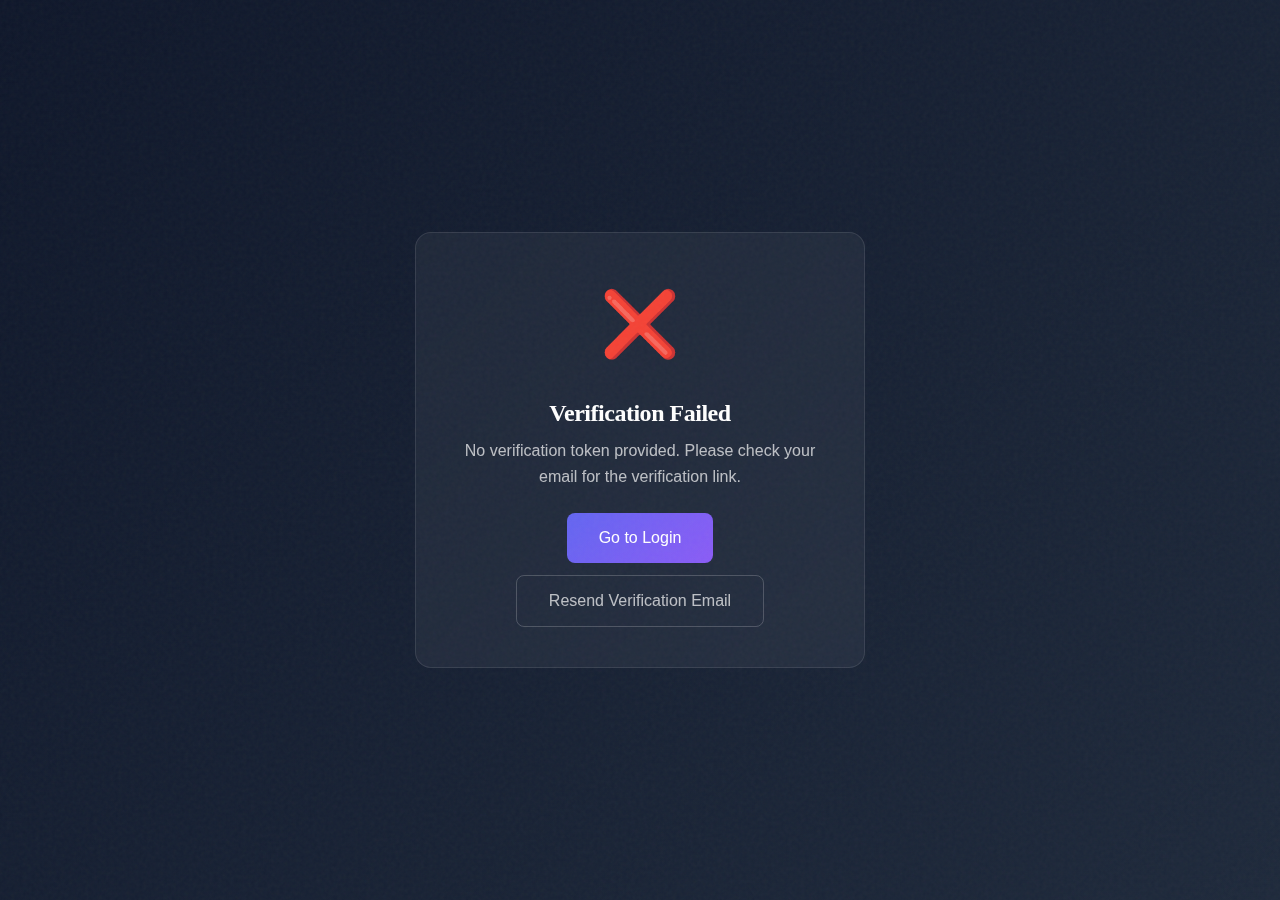
<file: frontend/public/verify-email.html>
<!DOCTYPE html>
<html lang="en">
<head>
    <meta charset="UTF-8">
    <meta name="viewport" content="width=device-width, initial-scale=1.0">
    <title>Email Verification - ScamShield</title>
    <link rel="stylesheet" href="css/style.css">
    <link rel="stylesheet" href="css/pages.css">
    <style>
        .verification-container {
            min-height: 100vh;
            display: flex;
            align-items: center;
            justify-content: center;
            background: linear-gradient(135deg, #0f172a 0%, #1e293b 100%);
            padding: 20px;
        }
        
        .verification-box {
            background: rgba(255, 255, 255, 0.05);
            border-radius: 16px;
            padding: 40px;
            max-width: 450px;
            width: 100%;
            text-align: center;
            border: 1px solid rgba(255, 255, 255, 0.1);
            backdrop-filter: blur(10px);
        }
        
        .verification-icon {
            font-size: 64px;
            margin-bottom: 24px;
        }
        
        .verification-icon.loading {
            animation: pulse 1.5s ease-in-out infinite;
        }
        
        .verification-icon.success {
            color: #10b981;
        }
        
        .verification-icon.error {
            color: #ef4444;
        }
        
        @keyframes pulse {
            0%, 100% { opacity: 1; transform: scale(1); }
            50% { opacity: 0.5; transform: scale(0.95); }
        }
        
        .verification-title {
            font-size: 24px;
            color: white;
            margin-bottom: 12px;
        }
        
        .verification-message {
            color: rgba(255, 255, 255, 0.7);
            font-size: 16px;
            margin-bottom: 24px;
            line-height: 1.6;
        }
        
        .btn-primary {
            background: linear-gradient(135deg, #6366f1 0%, #8b5cf6 100%);
            color: white;
            border: none;
            padding: 12px 32px;
            border-radius: 8px;
            font-size: 16px;
            cursor: pointer;
            text-decoration: none;
            display: inline-block;
            transition: all 0.3s ease;
        }
        
        .btn-primary:hover {
            transform: translateY(-2px);
            box-shadow: 0 8px 20px rgba(99, 102, 241, 0.3);
        }
        
        .btn-secondary {
            background: transparent;
            color: rgba(255, 255, 255, 0.7);
            border: 1px solid rgba(255, 255, 255, 0.2);
            padding: 12px 32px;
            border-radius: 8px;
            font-size: 16px;
            cursor: pointer;
            text-decoration: none;
            display: inline-block;
            margin-top: 12px;
            transition: all 0.3s ease;
        }
        
        .btn-secondary:hover {
            background: rgba(255, 255, 255, 0.1);
            color: white;
        }
        
        .email-display {
            background: rgba(99, 102, 241, 0.2);
            border-radius: 8px;
            padding: 12px 16px;
            margin: 16px 0;
            font-family: monospace;
            color: #a5b4fc;
        }
        
        .countdown {
            color: rgba(255, 255, 255, 0.5);
            font-size: 14px;
            margin-top: 16px;
        }
    </style>
</head>
<body>
    <div class="verification-container">
        <div class="verification-box">
            <div id="loadingState">
                <div class="verification-icon loading">⏳</div>
                <h1 class="verification-title">Verifying your email...</h1>
                <p class="verification-message">Please wait while we verify your email address.</p>
            </div>
            
            <div id="successState" style="display: none;">
                <div class="verification-icon success">✅</div>
                <h1 class="verification-title">Email Verified!</h1>
                <p class="verification-message">Your email has been verified successfully. You can now access all features of ScamShield.</p>
                <div id="emailDisplay" class="email-display"></div>
                <a href="login.html" class="btn-primary">Continue to Login</a>
                <p class="countdown">Redirecting in <span id="countdown">5</span> seconds...</p>
            </div>
            
            <div id="errorState" style="display: none;">
                <div class="verification-icon error">❌</div>
                <h1 class="verification-title">Verification Failed</h1>
                <p class="verification-message" id="errorMessage">The verification link is invalid or has expired.</p>
                <a href="login.html" class="btn-primary">Go to Login</a>
                <br>
                <a href="#" class="btn-secondary" onclick="resendVerification()">Resend Verification Email</a>
            </div>
            
            <div id="resendState" style="display: none;">
                <div class="verification-icon success">📧</div>
                <h1 class="verification-title">Email Sent!</h1>
                <p class="verification-message">A new verification link has been sent to your email address.</p>
                <a href="login.html" class="btn-primary">Go to Login</a>
            </div>
        </div>
    </div>
    
    <script src="js/api.js"></script>
    <script>
        const API_URL = 'http://localhost:8001/api/v1';
        
        // Show state helper
        function showState(stateId) {
            ['loadingState', 'successState', 'errorState', 'resendState'].forEach(id => {
                document.getElementById(id).style.display = id === stateId ? 'block' : 'none';
            });
        }
        
        // Get token from URL
        function getTokenFromUrl() {
            const urlParams = new URLSearchParams(window.location.search);
            return urlParams.get('token');
        }
        
        // Verify email with token
        async function verifyEmail(token) {
            try {
                const response = await fetch(`${API_URL}/auth/verify-email/${token}`);
                const data = await response.json();
                
                if (response.ok && data.status === 'success') {
                    showState('successState');
                    document.getElementById('emailDisplay').textContent = data.email;
                    startCountdown();
                } else {
                    showState('errorState');
                    document.getElementById('errorMessage').textContent = 
                        data.detail || 'The verification link is invalid or has expired.';
                }
            } catch (error) {
                console.error('Verification error:', error);
                showState('errorState');
                document.getElementById('errorMessage').textContent = 
                    'An error occurred while verifying your email. Please try again.';
            }
        }
        
        // Countdown and redirect
        function startCountdown() {
            let seconds = 5;
            const countdownEl = document.getElementById('countdown');
            
            const interval = setInterval(() => {
                seconds--;
                countdownEl.textContent = seconds;
                
                if (seconds <= 0) {
                    clearInterval(interval);
                    window.location.href = 'login.html';
                }
            }, 1000);
        }
        
        // Resend verification email
        async function resendVerification() {
            const email = prompt('Enter your email address:');
            if (!email) return;
            
            try {
                const response = await fetch(`${API_URL}/auth/resend-verification`, {
                    method: 'POST',
                    headers: {
                        'Content-Type': 'application/json'
                    },
                    body: JSON.stringify({ email })
                });
                
                const data = await response.json();
                
                if (response.ok) {
                    showState('resendState');
                } else {
                    alert(data.detail || 'Failed to resend verification email.');
                }
            } catch (error) {
                console.error('Resend error:', error);
                alert('An error occurred. Please try again.');
            }
        }
        
        // Initialize on page load
        document.addEventListener('DOMContentLoaded', () => {
            const token = getTokenFromUrl();
            
            if (!token) {
                showState('errorState');
                document.getElementById('errorMessage').textContent = 
                    'No verification token provided. Please check your email for the verification link.';
                return;
            }
            
            verifyEmail(token);
        });
    </script>
</body>
</html>
</file>
<file: frontend/public/css/style.css>
/**
 * ScamShield Pro - Editorial Design System
 * A bold, human-designed aesthetic with intentional choices
 * No AI aesthetics - Pure editorial craft
 */

/* ========================================
   CUSTOM FONTS - Distinctive Typography
======================================== */

@import url('https://api.fontshare.com/v2/css?f[]=clash-display@700,600,500&f[]=general-sans@400,500,600&f[]=jet-brains-mono@400&display=swap');

/* ========================================
   ROOT VARIABLES - Dominant Color System
======================================== */

:root {
  /* Primary Palette - High Contrast */
  --ink: #0A0A0A;
  --paper: #F5F2EB;
  --paper-dark: #E8E4DB;
  --paper-darker: #D9D4C9;
  
  /* Accent - Single Bold Color */
  --danger: #C41E3A;
  --danger-light: #E8445A;
  --danger-dark: #8B1528;
  
  /* Functional Colors */
  --safe: #1B5E20;
  --safe-light: #2E7D32;
  --warning: #E65100;
  --info: #1565C0;
  
  /* Neutral Scale */
  --gray-100: #F7F5F0;
  --gray-200: #E5E2DA;
  --gray-300: #C9C5BB;
  --gray-400: #9E9A8F;
  --gray-500: #706C62;
  --gray-600: #4A4740;
  --gray-700: #2D2B27;
  --gray-800: #1A1918;
  
  /* Typography */
  --font-display: 'Clash Display', Georgia, serif;
  --font-body: 'General Sans', -apple-system, sans-serif;
  --font-mono: 'JetBrains Mono', 'Courier New', monospace;
  
  /* Spacing Scale */
  --space-xs: 4px;
  --space-sm: 8px;
  --space-md: 16px;
  --space-lg: 24px;
  --space-xl: 40px;
  --space-2xl: 64px;
  --space-3xl: 100px;
  
  /* Layout */
  --container-max: 1200px;
  --border-thick: 3px;
  --border-thin: 1px;
  
  /* Shadows - Hard, Intentional */
  --shadow-hard: 6px 6px 0 var(--ink);
  --shadow-hard-sm: 4px 4px 0 var(--ink);
  --shadow-hard-danger: 6px 6px 0 var(--danger);
  
  /* Transitions */
  --ease-out: cubic-bezier(0.16, 1, 0.3, 1);
  --duration: 0.4s;
}

/* ========================================
   RESET & BASE
======================================== */

*, *::before, *::after {
  box-sizing: border-box;
  margin: 0;
  padding: 0;
}

html {
  scroll-behavior: smooth;
  font-size: 16px;
  overflow-x: hidden;
}

body {
  font-family: var(--font-body);
  background: var(--paper);
  color: var(--ink);
  line-height: 1.6;
  overflow-x: hidden;
  -webkit-font-smoothing: antialiased;
  max-width: 100vw;
}

/* Grain Texture Overlay */
body::before {
  content: '';
  position: fixed;
  top: 0;
  left: 0;
  width: 100%;
  height: 100%;
  pointer-events: none;
  opacity: 0.04;
  z-index: 9999;
  background-image: url("data:image/svg+xml,%3Csvg viewBox='0 0 256 256' xmlns='http://www.w3.org/2000/svg'%3E%3Cfilter id='noise'%3E%3CfeTurbulence type='fractalNoise' baseFrequency='0.85' numOctaves='4' stitchTiles='stitch'/%3E%3C/filter%3E%3Crect width='100%25' height='100%25' filter='url(%23noise)'/%3E%3C/svg%3E");
}

::selection {
  background: var(--danger);
  color: var(--paper);
}

img {
  max-width: 100%;
  display: block;
}

a {
  color: inherit;
  text-decoration: none;
}

button {
  font-family: inherit;
  cursor: pointer;
  border: none;
  background: none;
}

ul, ol {
  list-style: none;
}

/* ========================================
   TYPOGRAPHY - Editorial Style
======================================== */

h1, h2, h3, h4, h5 {
  font-family: var(--font-display);
  font-weight: 600;
  line-height: 1.1;
  letter-spacing: -0.02em;
}

h1 {
  font-size: clamp(3rem, 8vw, 6rem);
  font-weight: 700;
}

h2 {
  font-size: clamp(2rem, 5vw, 3.5rem);
}

h3 {
  font-size: clamp(1.5rem, 3vw, 2rem);
}

h4 {
  font-size: 1.25rem;
}

p {
  font-size: 1.125rem;
  max-width: 65ch;
}

.text-mono {
  font-family: var(--font-mono);
  font-size: 0.875rem;
  letter-spacing: 0.05em;
}

.text-label {
  font-family: var(--font-mono);
  font-size: 0.75rem;
  text-transform: uppercase;
  letter-spacing: 0.15em;
  color: var(--gray-500);
}

.text-danger {
  color: var(--danger);
}

.text-safe {
  color: var(--safe);
}

/* ========================================
   LAYOUT
======================================== */

.container {
  width: 100%;
  max-width: var(--container-max);
  margin: 0 auto;
  padding: 0 var(--space-lg);
}

.container-wide {
  max-width: 1400px;
}

.section {
  padding: var(--space-3xl) 0;
}

.grid {
  display: grid;
  gap: var(--space-lg);
}

.grid-2 {
  grid-template-columns: repeat(2, 1fr);
}

.grid-3 {
  grid-template-columns: repeat(3, 1fr);
}

.grid-4 {
  grid-template-columns: repeat(4, 1fr);
}

/* ========================================
   HEADER - Editorial Navigation
======================================== */

.site-header {
  position: fixed;
  top: 0;
  left: 0;
  right: 0;
  z-index: 1000;
  background: var(--paper);
  border-bottom: var(--border-thick) solid var(--ink);
}

.header-inner {
  display: flex;
  align-items: center;
  justify-content: space-between;
  height: 80px;
}

.logo {
  display: flex;
  align-items: center;
  gap: var(--space-sm);
}

.logo-mark {
  width: 44px;
  height: 44px;
  background: var(--ink);
  display: flex;
  align-items: center;
  justify-content: center;
}

.logo-mark svg {
  width: 28px;
  height: 28px;
  fill: var(--paper);
}

.logo-text {
  font-family: var(--font-display);
  font-size: 1.5rem;
  font-weight: 700;
  letter-spacing: -0.03em;
}

.logo-text span {
  color: var(--danger);
}

.main-nav {
  display: flex;
  align-items: center;
  gap: var(--space-xl);
}

.nav-links {
  display: flex;
  gap: var(--space-lg);
}

.nav-link {
  font-family: var(--font-body);
  font-weight: 500;
  font-size: 0.95rem;
  position: relative;
  padding: var(--space-xs) 0;
}

.nav-link::after {
  content: '';
  position: absolute;
  bottom: 0;
  left: 0;
  width: 0;
  height: 2px;
  background: var(--danger);
  transition: width var(--duration) var(--ease-out);
}

.nav-link:hover::after {
  width: 100%;
}

.nav-actions {
  display: flex;
  align-items: center;
  gap: var(--space-md);
}

/* Mobile Menu */
.menu-toggle {
  display: none;
  flex-direction: column;
  gap: 6px;
  padding: 8px;
}

.menu-toggle span {
  width: 24px;
  height: 2px;
  background: var(--ink);
  transition: all 0.3s ease;
}

/* Mobile Menu Overlay */
.mobile-nav {
  display: none;
  position: fixed;
  top: 80px;
  left: 0;
  right: 0;
  bottom: 0;
  background: var(--paper);
  z-index: 999;
  padding: var(--space-xl);
  border-top: var(--border-thick) solid var(--ink);
}

.mobile-nav.active {
  display: block;
}

.mobile-nav-links {
  display: flex;
  flex-direction: column;
  gap: var(--space-lg);
}

.mobile-nav-link {
  font-family: var(--font-display);
  font-size: 2rem;
  font-weight: 600;
  padding: var(--space-md) 0;
  border-bottom: 2px solid var(--gray-200);
}

/* ========================================
   BUTTONS - Bold & Distinct
======================================== */

.btn {
  display: inline-flex;
  align-items: center;
  justify-content: center;
  gap: var(--space-sm);
  font-family: var(--font-body);
  font-weight: 600;
  font-size: 0.95rem;
  padding: 14px 28px;
  border: var(--border-thick) solid var(--ink);
  background: var(--paper);
  color: var(--ink);
  position: relative;
  transition: transform 0.2s ease, box-shadow 0.2s ease;
  box-shadow: var(--shadow-hard-sm);
  text-decoration: none;
}

.btn:hover {
  transform: translate(-2px, -2px);
  box-shadow: 8px 8px 0 var(--ink);
}

.btn:active {
  transform: translate(2px, 2px);
  box-shadow: 2px 2px 0 var(--ink);
}

.btn-primary {
  background: var(--ink);
  color: var(--paper);
}

.btn-danger {
  background: var(--danger);
  color: var(--paper);
  border-color: var(--danger-dark);
  box-shadow: var(--shadow-hard-danger);
}

.btn-danger:hover {
  box-shadow: 8px 8px 0 var(--danger-dark);
}

.btn-ghost {
  background: transparent;
  box-shadow: none;
  border: var(--border-thin) solid var(--gray-300);
}

.btn-ghost:hover {
  background: var(--gray-100);
  box-shadow: none;
  transform: none;
}

.btn-sm {
  padding: 10px 20px;
  font-size: 0.875rem;
}

.btn-lg {
  padding: 18px 36px;
  font-size: 1.05rem;
}

.btn-full {
  width: 100%;
}

.btn-icon {
  width: 48px;
  height: 48px;
  padding: 0;
}

/* ========================================
   CARDS - Structured, Editorial
======================================== */

.card {
  background: var(--paper);
  border: var(--border-thick) solid var(--ink);
  padding: var(--space-lg);
  position: relative;
}

.card-elevated {
  box-shadow: var(--shadow-hard);
}

.card-hover {
  transition: transform 0.2s ease, box-shadow 0.2s ease;
}

.card-hover:hover {
  transform: translate(-4px, -4px);
  box-shadow: 10px 10px 0 var(--ink);
}

.card-dark {
  background: var(--ink);
  color: var(--paper);
}

.card-danger {
  border-color: var(--danger);
  box-shadow: 6px 6px 0 var(--danger);
}

.card-header {
  display: flex;
  align-items: center;
  justify-content: space-between;
  padding-bottom: var(--space-md);
  margin-bottom: var(--space-md);
  border-bottom: var(--border-thin) solid var(--gray-200);
}

.card-title {
  font-family: var(--font-display);
  font-size: 1.25rem;
  font-weight: 600;
}

.card-number {
  font-family: var(--font-mono);
  font-size: 0.75rem;
  color: var(--gray-400);
}

/* ========================================
   FORMS - Clean, Functional
======================================== */

.form-group {
  margin-bottom: var(--space-lg);
}

.form-label {
  display: block;
  font-weight: 600;
  margin-bottom: var(--space-sm);
  font-size: 0.95rem;
}

.form-input {
  width: 100%;
  padding: 14px 16px;
  font-family: var(--font-body);
  font-size: 1rem;
  background: var(--paper);
  border: var(--border-thick) solid var(--ink);
  color: var(--ink);
  transition: box-shadow 0.2s ease;
}

.form-input:focus {
  outline: none;
  box-shadow: 4px 4px 0 var(--ink);
}

.form-input::placeholder {
  color: var(--gray-400);
}

.form-input.error {
  border-color: var(--danger);
  box-shadow: 4px 4px 0 var(--danger);
}

textarea.form-input {
  min-height: 140px;
  resize: vertical;
}

.form-hint {
  font-size: 0.85rem;
  color: var(--gray-500);
  margin-top: var(--space-xs);
}

.form-error {
  font-size: 0.85rem;
  color: var(--danger);
  margin-top: var(--space-xs);
  display: block;
}

/* Select */
.form-select {
  appearance: none;
  background-image: url("data:image/svg+xml,%3Csvg xmlns='http://www.w3.org/2000/svg' width='12' height='12' viewBox='0 0 12 12'%3E%3Cpath fill='%230A0A0A' d='M6 8L1 3h10z'/%3E%3C/svg%3E");
  background-repeat: no-repeat;
  background-position: right 16px center;
  padding-right: 48px;
  cursor: pointer;
}

/* Checkbox */
.checkbox-label {
  display: flex;
  align-items: flex-start;
  gap: var(--space-sm);
  cursor: pointer;
  font-size: 0.95rem;
}

.checkbox-label input {
  display: none;
}

.checkmark {
  width: 22px;
  height: 22px;
  border: 2px solid var(--ink);
  flex-shrink: 0;
  position: relative;
  margin-top: 2px;
}

.checkbox-label input:checked + .checkmark {
  background: var(--ink);
}

.checkbox-label input:checked + .checkmark::after {
  content: '✓';
  position: absolute;
  top: 50%;
  left: 50%;
  transform: translate(-50%, -50%);
  color: var(--paper);
  font-size: 14px;
  font-weight: bold;
}

/* Input with Icon */
.input-wrapper {
  position: relative;
}

.input-wrapper .form-input {
  padding-left: 48px;
}

.input-wrapper .input-icon {
  position: absolute;
  left: 16px;
  top: 50%;
  transform: translateY(-50%);
  color: var(--gray-400);
}

/* ========================================
   BADGES & TAGS
======================================== */

.badge {
  display: inline-flex;
  align-items: center;
  gap: 6px;
  font-family: var(--font-mono);
  font-size: 0.7rem;
  text-transform: uppercase;
  letter-spacing: 0.1em;
  padding: 6px 12px;
  border: 2px solid currentColor;
}

.badge-danger {
  color: var(--danger);
  background: rgba(196, 30, 58, 0.08);
}

.badge-safe {
  color: var(--safe);
  background: rgba(27, 94, 32, 0.08);
}

.badge-warning {
  color: var(--warning);
  background: rgba(230, 81, 0, 0.08);
}

.badge-dark {
  background: var(--ink);
  color: var(--paper);
  border-color: var(--ink);
}

/* Tag */
.tag {
  display: inline-block;
  font-family: var(--font-mono);
  font-size: 0.7rem;
  text-transform: uppercase;
  letter-spacing: 0.1em;
  padding: 4px 10px;
  background: var(--gray-100);
  border: 1px solid var(--gray-200);
}

/* ========================================
   TABLES
======================================== */

.table-wrapper {
  overflow-x: auto;
  border: var(--border-thick) solid var(--ink);
}

table {
  width: 100%;
  border-collapse: collapse;
}

th, td {
  padding: var(--space-md);
  text-align: left;
  border-bottom: var(--border-thin) solid var(--gray-200);
}

th {
  font-family: var(--font-mono);
  font-size: 0.75rem;
  text-transform: uppercase;
  letter-spacing: 0.1em;
  background: var(--gray-100);
  font-weight: 600;
}

tr:last-child td {
  border-bottom: none;
}

tbody tr:hover td {
  background: var(--gray-100);
}

/* ========================================
   ALERTS & NOTIFICATIONS
======================================== */

.alert {
  display: flex;
  align-items: flex-start;
  gap: var(--space-md);
  padding: var(--space-md) var(--space-lg);
  border-left: 4px solid var(--ink);
  background: var(--gray-100);
}

.alert-icon {
  font-size: 1.25rem;
  flex-shrink: 0;
}

.alert-danger {
  border-color: var(--danger);
  background: rgba(196, 30, 58, 0.05);
}

.alert-danger .alert-icon {
  color: var(--danger);
}

.alert-success {
  border-color: var(--safe);
  background: rgba(27, 94, 32, 0.05);
}

.alert-success .alert-icon {
  color: var(--safe);
}

.alert-warning {
  border-color: var(--warning);
  background: rgba(230, 81, 0, 0.05);
}

.alert-warning .alert-icon {
  color: var(--warning);
}

/* Toast Notifications */
.toast-container {
  position: fixed;
  top: 100px;
  right: 20px;
  z-index: 2000;
  display: flex;
  flex-direction: column;
  gap: var(--space-sm);
}

.toast {
  padding: var(--space-md) var(--space-lg);
  background: var(--ink);
  color: var(--paper);
  border: var(--border-thick) solid var(--ink);
  box-shadow: var(--shadow-hard);
  min-width: 320px;
  display: flex;
  align-items: center;
  gap: var(--space-md);
  animation: toastIn 0.4s var(--ease-out);
}

.toast-success {
  border-left: 4px solid var(--safe);
}

.toast-error {
  border-left: 4px solid var(--danger);
}

@keyframes toastIn {
  from {
    transform: translateX(100%);
    opacity: 0;
  }
  to {
    transform: translateX(0);
    opacity: 1;
  }
}

/* ========================================
   MODALS
======================================== */

.modal-overlay {
  position: fixed;
  top: 0;
  left: 0;
  right: 0;
  bottom: 0;
  background: rgba(10, 10, 10, 0.85);
  display: none;
  align-items: center;
  justify-content: center;
  z-index: 2000;
  padding: var(--space-lg);
}

.modal-overlay.active {
  display: flex;
}

.modal {
  background: var(--paper);
  border: var(--border-thick) solid var(--ink);
  box-shadow: 12px 12px 0 var(--ink);
  max-width: 500px;
  width: 100%;
  max-height: 90vh;
  overflow-y: auto;
  animation: modalIn 0.3s var(--ease-out);
}

@keyframes modalIn {
  from {
    transform: scale(0.95) translateY(20px);
    opacity: 0;
  }
  to {
    transform: scale(1) translateY(0);
    opacity: 1;
  }
}

.modal-header {
  display: flex;
  align-items: center;
  justify-content: space-between;
  padding: var(--space-lg);
  border-bottom: var(--border-thick) solid var(--ink);
}

.modal-title {
  font-family: var(--font-display);
  font-size: 1.5rem;
}

.modal-close {
  width: 40px;
  height: 40px;
  display: flex;
  align-items: center;
  justify-content: center;
  border: 2px solid var(--ink);
  font-size: 1.25rem;
  transition: background 0.2s;
}

.modal-close:hover {
  background: var(--gray-100);
}

.modal-body {
  padding: var(--space-lg);
}

.modal-footer {
  display: flex;
  gap: var(--space-md);
  padding: var(--space-lg);
  border-top: var(--border-thin) solid var(--gray-200);
  justify-content: flex-end;
}

/* ========================================
   PATTERNS & DECORATIVE ELEMENTS
======================================== */

/* Grid Pattern Background */
.pattern-grid {
  background-image: 
    linear-gradient(var(--gray-200) 1px, transparent 1px),
    linear-gradient(90deg, var(--gray-200) 1px, transparent 1px);
  background-size: 40px 40px;
}

/* Diagonal Lines Pattern */
.pattern-lines {
  background-image: repeating-linear-gradient(
    -45deg,
    transparent,
    transparent 10px,
    var(--gray-200) 10px,
    var(--gray-200) 11px
  );
}

/* Dot Pattern */
.pattern-dots {
  background-image: radial-gradient(var(--gray-300) 1px, transparent 1px);
  background-size: 20px 20px;
}

/* Stamp Effect */
.stamp {
  display: inline-flex;
  align-items: center;
  justify-content: center;
  padding: 10px 20px;
  border: 3px solid var(--danger);
  color: var(--danger);
  font-family: var(--font-display);
  font-weight: 700;
  text-transform: uppercase;
  letter-spacing: 0.1em;
  transform: rotate(-5deg);
  position: relative;
}

.stamp::before {
  content: '';
  position: absolute;
  inset: -4px;
  border: 2px dashed var(--danger);
  opacity: 0.5;
}

/* Divider */
.divider {
  height: var(--border-thick);
  background: var(--ink);
  margin: var(--space-xl) 0;
}

.divider-thin {
  height: var(--border-thin);
  background: var(--gray-200);
}

.divider-text {
  display: flex;
  align-items: center;
  gap: var(--space-md);
  color: var(--gray-400);
  font-size: 0.85rem;
}

.divider-text::before,
.divider-text::after {
  content: '';
  flex: 1;
  height: 1px;
  background: var(--gray-200);
}

/* Marquee */
.marquee {
  overflow: hidden;
  background: var(--ink);
  color: var(--paper);
  padding: var(--space-md) 0;
  border-top: var(--border-thick) solid var(--ink);
  border-bottom: var(--border-thick) solid var(--ink);
}

.marquee-content {
  display: flex;
  gap: var(--space-2xl);
  animation: marquee 30s linear infinite;
  white-space: nowrap;
  font-family: var(--font-mono);
  font-size: 0.85rem;
  text-transform: uppercase;
  letter-spacing: 0.2em;
}

@keyframes marquee {
  from { transform: translateX(0); }
  to { transform: translateX(-50%); }
}

/* ========================================
   LOADING STATES
======================================== */

.spinner {
  width: 24px;
  height: 24px;
  border: 3px solid var(--gray-200);
  border-top-color: var(--ink);
  border-radius: 50%;
  animation: spin 0.8s linear infinite;
}

@keyframes spin {
  to { transform: rotate(360deg); }
}

.skeleton {
  background: linear-gradient(
    90deg,
    var(--gray-200) 25%,
    var(--gray-100) 50%,
    var(--gray-200) 75%
  );
  background-size: 200% 100%;
  animation: shimmer 1.5s infinite;
}

@keyframes shimmer {
  0% { background-position: 200% 0; }
  100% { background-position: -200% 0; }
}

/* Button Loading */
.btn .btn-spinner {
  display: none;
}

.btn.loading .btn-text {
  opacity: 0;
}

.btn.loading .btn-spinner {
  display: block;
  position: absolute;
}

/* ========================================
   PAGE ENTRANCE ANIMATION
======================================== */

.reveal {
  opacity: 0;
  transform: translateY(60px);
}

.reveal.active {
  animation: revealUp 1s var(--ease-out) forwards;
}

@keyframes revealUp {
  to {
    opacity: 1;
    transform: translateY(0);
  }
}

/* Staggered children */
.stagger > * {
  opacity: 0;
  transform: translateY(30px);
}

.stagger.active > *:nth-child(1) { animation: revealUp 0.7s var(--ease-out) 0s forwards; }
.stagger.active > *:nth-child(2) { animation: revealUp 0.7s var(--ease-out) 0.1s forwards; }
.stagger.active > *:nth-child(3) { animation: revealUp 0.7s var(--ease-out) 0.2s forwards; }
.stagger.active > *:nth-child(4) { animation: revealUp 0.7s var(--ease-out) 0.3s forwards; }
.stagger.active > *:nth-child(5) { animation: revealUp 0.7s var(--ease-out) 0.4s forwards; }
.stagger.active > *:nth-child(6) { animation: revealUp 0.7s var(--ease-out) 0.5s forwards; }

/* Text reveal */
.text-reveal {
  overflow: hidden;
}

.text-reveal span {
  display: block;
  transform: translateY(100%);
}

.text-reveal.active span {
  animation: textUp 0.8s var(--ease-out) forwards;
}

@keyframes textUp {
  to { transform: translateY(0); }
}

/* ========================================
   UTILITY CLASSES
======================================== */

.text-center { text-align: center; }
.text-left { text-align: left; }
.text-right { text-align: right; }

.mt-sm { margin-top: var(--space-sm); }
.mt-md { margin-top: var(--space-md); }
.mt-lg { margin-top: var(--space-lg); }
.mt-xl { margin-top: var(--space-xl); }
.mt-2xl { margin-top: var(--space-2xl); }

.mb-sm { margin-bottom: var(--space-sm); }
.mb-md { margin-bottom: var(--space-md); }
.mb-lg { margin-bottom: var(--space-lg); }
.mb-xl { margin-bottom: var(--space-xl); }
.mb-2xl { margin-bottom: var(--space-2xl); }

.pt-header { padding-top: 80px; }

.flex { display: flex; }
.flex-center { align-items: center; justify-content: center; }
.flex-between { justify-content: space-between; }
.flex-col { flex-direction: column; }
.gap-xs { gap: var(--space-xs); }
.gap-sm { gap: var(--space-sm); }
.gap-md { gap: var(--space-md); }
.gap-lg { gap: var(--space-lg); }
.gap-xl { gap: var(--space-xl); }

.w-full { width: 100%; }

.visually-hidden {
  position: absolute;
  width: 1px;
  height: 1px;
  padding: 0;
  margin: -1px;
  overflow: hidden;
  clip: rect(0, 0, 0, 0);
  border: 0;
}

/* ========================================
   RESPONSIVE BREAKPOINTS
======================================== */

@media (max-width: 1024px) {
  .grid-4 { grid-template-columns: repeat(2, 1fr); }
  .grid-3 { grid-template-columns: repeat(2, 1fr); }
  
  .bento-grid {
    grid-template-columns: repeat(2, 1fr);
    gap: var(--space-md);
  }
  
  .bento-item.span-2 {
    grid-column: span 1;
  }
}

@media (max-width: 768px) {
  :root {
    --space-3xl: 64px;
    --space-2xl: 48px;
  }
  
  .grid-4,
  .grid-3,
  .grid-2 {
    grid-template-columns: 1fr;
  }
  
  .main-nav {
    display: none;
  }
  
  .menu-toggle {
    display: flex;
    width: 44px;
    height: 44px;
    align-items: center;
    justify-content: center;
    border-radius: 8px;
    background: transparent;
    transition: background 0.2s ease;
    cursor: pointer;
    position: relative;
    z-index: 1001;
  }
  
  .menu-toggle:active {
    background: var(--gray-100);
  }
  
  .menu-toggle span {
    width: 22px;
    height: 2px;
    background: var(--ink);
    transition: all 0.3s cubic-bezier(0.4, 0, 0.2, 1);
    display: block;
  }
  
  .menu-toggle.active span:nth-child(1) {
    transform: translateY(8px) rotate(45deg);
  }
  
  .menu-toggle.active span:nth-child(2) {
    opacity: 0;
    transform: scaleX(0);
  }
  
  .menu-toggle.active span:nth-child(3) {
    transform: translateY(-8px) rotate(-45deg);
  }
  
  .header-inner {
    height: 70px;
  }
  
  .pt-header {
    padding-top: 70px;
  }
  
  .logo-mark {
    width: 38px;
    height: 38px;
  }
  
  .logo-mark svg {
    width: 22px;
    height: 22px;
  }
  
  .logo-text {
    font-size: 1.25rem;
  }
  
  /* Mobile nav styles */
  .mobile-nav {
    display: none;
    position: fixed;
    top: 70px;
    left: 0;
    right: 0;
    bottom: 0;
    background: var(--paper);
    z-index: 999;
    padding: var(--space-xl) var(--space-lg);
    border-top: var(--border-thick) solid var(--ink);
    overflow-y: auto;
    -webkit-overflow-scrolling: touch;
    transform: translateX(-100%);
    opacity: 0;
    transition: transform 0.3s cubic-bezier(0.4, 0, 0.2, 1), 
                opacity 0.3s ease;
  }
  
  .mobile-nav.active {
    display: block;
    transform: translateX(0);
    opacity: 1;
  }
  
  .mobile-nav-links {
    display: flex;
    flex-direction: column;
    gap: 0;
    margin-bottom: var(--space-xl);
  }
  
  .mobile-nav-link {
    font-family: var(--font-display);
    font-size: 1.5rem;
    font-weight: 600;
    padding: var(--space-lg) 0;
    border-bottom: 2px solid var(--gray-200);
    display: flex;
    align-items: center;
    justify-content: space-between;
    transition: color 0.2s ease, padding-left 0.2s ease;
  }
  
  .mobile-nav-link:last-child {
    border-bottom: none;
  }
  
  .mobile-nav-link:active {
    color: var(--danger);
    padding-left: var(--space-sm);
  }
  
  .mobile-nav-actions {
    display: flex;
    flex-direction: column;
    gap: var(--space-md);
    padding-top: var(--space-lg);
    border-top: 2px solid var(--ink);
  }
  
  .mobile-nav-actions .btn {
    width: 100%;
    justify-content: center;
    padding: 16px 24px;
    font-size: 1rem;
    border-radius: 12px;
  }
  
  /* Bento grid mobile */
  .bento-grid {
    grid-template-columns: 1fr;
    gap: var(--space-md);
  }
  
  .bento-item {
    grid-column: span 1 !important;
    grid-row: span 1 !important;
    padding: var(--space-lg);
    border-radius: 16px;
  }
  
  .bento-item h3 {
    font-size: 1.1rem;
  }
  
  .bento-item p {
    font-size: 0.9rem;
  }
  
  /* Section titles mobile */
  .section-header {
    text-align: center;
    margin-bottom: var(--space-xl);
  }
  
  .section-header h2 {
    font-size: 1.75rem;
    margin-bottom: var(--space-sm);
  }
  
  .section-header p {
    font-size: 1rem;
    margin: 0 auto;
  }
  
  /* Cards mobile */
  .card {
    padding: var(--space-md);
    border-radius: 16px;
  }
  
  .card-hover:hover {
    transform: none;
    box-shadow: var(--shadow-hard);
  }
  
  .card-hover:active {
    transform: translate(2px, 2px);
    box-shadow: 2px 2px 0 var(--ink);
  }
  
  /* Buttons mobile */
  .btn {
    border-radius: 12px;
    min-height: 48px;
  }
  
  .btn:hover {
    transform: none;
    box-shadow: var(--shadow-hard-sm);
  }
  
  .btn:active {
    transform: translate(2px, 2px);
    box-shadow: 2px 2px 0 var(--ink);
  }
  
  /* Stamps and badges mobile */
  .stamp {
    font-size: 0.65rem;
    padding: 4px 8px;
  }
  
  /* Toast mobile */
  .toast-container {
    bottom: auto;
    top: 80px;
    right: var(--space-md);
    left: var(--space-md);
  }
  
  .toast {
    width: 100%;
    border-radius: 12px;
  }
  
  /* Tags mobile */
  .btn-tag {
    padding: 10px 14px;
    font-size: 0.8rem;
    border-radius: 8px;
  }
  
  /* Utility */
  .desktop-only {
    display: none !important;
  }
  
  .mobile-only {
    display: block !important;
  }
}

@media (max-width: 480px) {
  :root {
    --space-lg: 20px;
    --space-xl: 32px;
  }
  
  h1 {
    font-size: 2rem;
  }
  
  h2 {
    font-size: 1.5rem;
  }
  
  h3 {
    font-size: 1.25rem;
  }
  
  p {
    font-size: 1rem;
  }
  
  .btn {
    padding: 12px 20px;
    font-size: 0.9rem;
  }
  
  .btn-lg {
    padding: 14px 24px;
    font-size: 1rem;
  }
  
  .container {
    padding: 0 var(--space-md);
  }
  
  .header-inner {
    height: 60px;
  }
  
  .pt-header {
    padding-top: 60px;
  }
  
  .mobile-nav {
    top: 60px;
  }
  
  .logo-mark {
    width: 34px;
    height: 34px;
  }
  
  .logo-text {
    font-size: 1.1rem;
  }
  
  .mobile-nav-link {
    font-size: 1.25rem;
    padding: var(--space-md) 0;
  }
  
  .mobile-nav-actions .btn {
    padding: 14px 20px;
    font-size: 0.95rem;
  }
  
  .bento-item {
    padding: var(--space-md);
  }
  
  .card {
    padding: var(--space-sm);
  }
  
  .toast-container {
    top: 70px;
    left: var(--space-sm);
    right: var(--space-sm);
  }
}
</file>
<file: frontend/public/css/home.css>
/**
 * ScamShield Pro - Home Page Styles
 * Editorial design with intentional visual choices
 */

/* ========================================
   HERO SECTION
======================================== */

.hero {
  min-height: 100vh;
  display: flex;
  align-items: center;
}

.hero-grid {
  padding: var(--space-3xl) 0;
  width: 100%;
}

.hero .container {
  display: grid;
  grid-template-columns: 1fr 1fr;
  gap: var(--space-2xl);
  align-items: center;
}

.hero-label {
  display: flex;
  align-items: center;
  gap: var(--space-md);
  margin-bottom: var(--space-lg);
}

.hero-title {
  margin-bottom: var(--space-lg);
  line-height: 1.05;
}

.hero-title span {
  display: block;
}

.hero-desc {
  font-size: 1.25rem;
  color: var(--gray-600);
  margin-bottom: var(--space-xl);
  max-width: 500px;
}

.hero-actions {
  display: flex;
  gap: var(--space-md);
  margin-bottom: var(--space-2xl);
}

.hero-stats {
  display: flex;
  gap: var(--space-xl);
  padding-top: var(--space-xl);
  border-top: var(--border-thick) solid var(--ink);
}

.stat-item {
  display: flex;
  flex-direction: column;
}

.stat-number {
  font-family: var(--font-display);
  font-size: 2rem;
  font-weight: 700;
  line-height: 1;
}

.stat-label {
  font-family: var(--font-mono);
  font-size: 0.75rem;
  text-transform: uppercase;
  letter-spacing: 0.1em;
  color: var(--gray-500);
  margin-top: var(--space-xs);
}

/* Hero Visual */
.hero-visual {
  display: flex;
  justify-content: flex-end;
}

.threat-display {
  width: 100%;
  max-width: 420px;
}

.threat-header {
  display: flex;
  justify-content: space-between;
  align-items: center;
  margin-bottom: var(--space-md);
}

.threat-message {
  font-family: var(--font-mono);
  font-size: 0.9rem;
  padding: var(--space-md);
  background: var(--gray-100);
  border: 1px dashed var(--gray-300);
  margin-bottom: var(--space-lg);
  line-height: 1.5;
}

.threat-analysis {
  margin-bottom: var(--space-lg);
}

.analysis-bar {
  display: grid;
  grid-template-columns: 80px 1fr 50px;
  align-items: center;
  gap: var(--space-md);
  margin-bottom: var(--space-md);
}

.bar-label {
  font-family: var(--font-mono);
  font-size: 0.75rem;
  text-transform: uppercase;
  color: var(--gray-500);
}

.bar-track {
  height: 8px;
  background: var(--gray-200);
  position: relative;
  overflow: hidden;
}

.bar-fill {
  position: absolute;
  top: 0;
  left: 0;
  height: 100%;
  transition: width 1s var(--ease-out);
}

.bar-fill.danger {
  background: var(--danger);
}

.bar-fill.safe {
  background: var(--safe);
}

.bar-value {
  font-family: var(--font-mono);
  font-weight: 600;
  text-align: right;
}

.analysis-tags {
  display: flex;
  flex-wrap: wrap;
  gap: var(--space-sm);
}

/* ========================================
   PROBLEM SECTION
======================================== */

.section-header {
  margin-bottom: var(--space-2xl);
  max-width: 600px;
}

.section-header .text-label {
  display: block;
  margin-bottom: var(--space-sm);
}

.section-header h2 {
  margin-bottom: var(--space-md);
}

.section-header p {
  color: var(--gray-600);
}

.problem-card {
  padding: var(--space-xl);
}

.problem-number {
  font-family: var(--font-mono);
  font-size: 0.75rem;
  color: var(--gray-400);
  margin-bottom: var(--space-md);
}

.problem-card h3 {
  font-size: 2.5rem;
  margin-bottom: var(--space-sm);
}

.problem-card p {
  color: var(--gray-600);
  font-size: 1rem;
}

/* ========================================
   HOW IT WORKS SECTION
======================================== */

.how-grid {
  display: grid;
  grid-template-columns: 1fr 1fr;
  gap: var(--space-2xl);
  align-items: center;
}

.how-steps {
  display: flex;
  flex-direction: column;
  gap: var(--space-lg);
}

.how-step {
  padding: var(--space-xl);
}

.step-number {
  font-family: var(--font-display);
  font-size: 3rem;
  font-weight: 700;
  color: var(--gray-200);
  line-height: 1;
  margin-bottom: var(--space-md);
}

.how-step.card-dark .step-number {
  color: var(--gray-700);
}

.how-step h3 {
  font-size: 1.5rem;
  margin-bottom: var(--space-sm);
}

.how-step p {
  color: var(--gray-500);
  font-size: 1rem;
}

.how-step.card-dark p {
  color: var(--gray-400);
}

/* Process Illustration */
.how-visual {
  display: flex;
  justify-content: center;
}

.process-illustration {
  display: flex;
  flex-direction: column;
  align-items: center;
  gap: var(--space-md);
}

.process-input,
.process-output {
  padding: var(--space-lg);
  width: 100%;
  max-width: 360px;
}

.process-text {
  font-family: var(--font-mono);
  font-size: 0.85rem;
  color: var(--gray-600);
}

.process-arrow {
  color: var(--gray-400);
  animation: arrowBounce 2s ease-in-out infinite;
}

@keyframes arrowBounce {
  0%, 100% { transform: translateY(0); }
  50% { transform: translateY(8px); }
}

.process-ai {
  padding: var(--space-lg);
}

.ai-core {
  display: flex;
  align-items: center;
  gap: var(--space-md);
}

.ai-pulse {
  width: 16px;
  height: 16px;
  background: var(--danger);
  border-radius: 50%;
  animation: pulse 1.5s ease-in-out infinite;
}

@keyframes pulse {
  0%, 100% { 
    transform: scale(1);
    opacity: 1;
  }
  50% { 
    transform: scale(1.3);
    opacity: 0.7;
  }
}

.output-verdict {
  display: flex;
  align-items: center;
  gap: var(--space-sm);
  margin-top: var(--space-sm);
}

.verdict-icon {
  font-size: 1.5rem;
}

.verdict-text {
  font-family: var(--font-display);
  font-weight: 600;
  color: var(--danger);
}

.output-score {
  font-family: var(--font-mono);
  color: var(--danger);
  margin-top: var(--space-sm);
}

/* ========================================
   DEMO SECTION
======================================== */

.demo-section {
  background: var(--paper-dark);
}

.demo-box {
  max-width: 700px;
  margin: 0 auto;
  padding: var(--space-2xl);
}

.demo-header {
  text-align: center;
  margin-bottom: var(--space-xl);
}

.demo-header h2 {
  margin-top: var(--space-sm);
  margin-bottom: var(--space-md);
}

.demo-header p {
  color: var(--gray-600);
  margin: 0 auto;
}

.demo-form {
  margin-bottom: var(--space-lg);
}

.demo-form .btn {
  margin-top: var(--space-md);
}

.demo-result {
  display: none;
  margin-bottom: var(--space-lg);
}

.demo-result.active {
  display: block;
}

.demo-samples {
  padding-top: var(--space-lg);
  border-top: 1px solid var(--gray-200);
}

.sample-buttons {
  display: flex;
  gap: var(--space-sm);
  margin-top: var(--space-md);
  flex-wrap: wrap;
}

/* Result Display */
.result-card {
  padding: var(--space-xl);
  text-align: center;
}

.result-score {
  font-family: var(--font-display);
  font-size: 4rem;
  font-weight: 700;
  line-height: 1;
  margin-bottom: var(--space-sm);
}

.result-card.danger .result-score {
  color: var(--danger);
}

.result-card.safe .result-score {
  color: var(--safe);
}

.result-card.warning .result-score {
  color: var(--warning);
}

.result-verdict {
  font-family: var(--font-display);
  font-size: 1.5rem;
  font-weight: 600;
  margin-bottom: var(--space-lg);
}

.result-details {
  text-align: left;
  padding: var(--space-md);
  background: var(--gray-100);
}

.result-details h4 {
  font-family: var(--font-mono);
  font-size: 0.75rem;
  text-transform: uppercase;
  letter-spacing: 0.1em;
  color: var(--gray-500);
  margin-bottom: var(--space-sm);
}

.result-details ul {
  display: flex;
  flex-direction: column;
  gap: var(--space-xs);
}

.result-details li {
  font-size: 0.95rem;
}

/* ========================================
   PROTECTION SECTION
======================================== */

.protection-item {
  padding: var(--space-xl);
  text-align: center;
}

.protection-icon {
  width: 64px;
  height: 64px;
  margin: 0 auto var(--space-md);
  display: flex;
  align-items: center;
  justify-content: center;
  border: var(--border-thick) solid var(--ink);
}

.protection-icon svg {
  stroke: var(--ink);
}

.protection-item h4 {
  font-family: var(--font-display);
  margin-bottom: var(--space-sm);
}

.protection-item p {
  font-size: 0.95rem;
  color: var(--gray-600);
}

/* ========================================
   PRICING SECTION
======================================== */

.pricing-section {
  background: var(--paper-dark);
}

.pricing-grid {
  max-width: 1000px;
  margin: 0 auto;
}

.pricing-card {
  padding: var(--space-xl);
  display: flex;
  flex-direction: column;
}

.pricing-card.featured {
  background: var(--paper);
  position: relative;
}

.featured-badge {
  position: absolute;
  top: -12px;
  left: 50%;
  transform: translateX(-50%);
}

.pricing-header {
  text-align: center;
  padding-bottom: var(--space-lg);
  margin-bottom: var(--space-lg);
  border-bottom: 1px solid var(--gray-200);
}

.pricing-header h3 {
  font-size: 1.25rem;
  margin-bottom: var(--space-md);
}

.price {
  display: flex;
  align-items: baseline;
  justify-content: center;
  gap: 4px;
}

.price-amount {
  font-family: var(--font-display);
  font-size: 3rem;
  font-weight: 700;
  line-height: 1;
}

.price-period {
  color: var(--gray-500);
  font-size: 1rem;
}

.pricing-features {
  flex: 1;
  margin-bottom: var(--space-xl);
}

.pricing-features li {
  padding: var(--space-sm) 0;
  font-size: 0.95rem;
}

.pricing-features li.disabled {
  color: var(--gray-400);
  text-decoration: line-through;
}

/* ========================================
   TESTIMONIALS SECTION
======================================== */

.testimonial {
  padding: var(--space-xl);
}

.testimonial-text {
  font-size: 1.25rem;
  font-style: italic;
  line-height: 1.6;
  margin-bottom: var(--space-xl);
  color: var(--ink);
}

.testimonial-text::before {
  content: '"';
  font-family: var(--font-display);
  font-size: 4rem;
  color: var(--gray-200);
  line-height: 0;
  display: block;
  margin-bottom: var(--space-md);
}

.testimonial-author {
  display: flex;
  align-items: center;
  gap: var(--space-md);
}

.author-avatar {
  width: 48px;
  height: 48px;
  background: var(--ink);
  color: var(--paper);
  display: flex;
  align-items: center;
  justify-content: center;
  font-family: var(--font-mono);
  font-weight: 600;
  font-size: 0.85rem;
}

.author-info {
  display: flex;
  flex-direction: column;
}

.author-info cite {
  font-style: normal;
  font-weight: 600;
}

.author-info span {
  font-size: 0.85rem;
  color: var(--gray-500);
}

/* ========================================
   CTA SECTION
======================================== */

.cta-box {
  padding: var(--space-2xl);
  display: flex;
  align-items: center;
  justify-content: space-between;
  gap: var(--space-xl);
}

.cta-content h2 {
  color: var(--paper);
  margin-bottom: var(--space-sm);
}

.cta-content p {
  color: var(--gray-400);
  font-size: 1.125rem;
}

/* ========================================
   FOOTER
======================================== */

.site-footer {
  background: var(--ink);
  color: var(--paper);
  padding: var(--space-2xl) 0 var(--space-xl);
}

.footer-top {
  display: grid;
  grid-template-columns: 1fr 2fr;
  gap: var(--space-2xl);
  padding-bottom: var(--space-xl);
  border-bottom: 1px solid var(--gray-700);
}

.footer-brand .logo {
  margin-bottom: var(--space-md);
}

.footer-brand .logo-mark {
  background: var(--paper);
}

.footer-brand .logo-mark svg {
  stroke: var(--ink);
}

.footer-brand p {
  color: var(--gray-400);
  font-size: 0.95rem;
}

.footer-nav {
  display: grid;
  grid-template-columns: repeat(3, 1fr);
  gap: var(--space-xl);
}

.footer-col h4 {
  font-family: var(--font-mono);
  font-size: 0.75rem;
  text-transform: uppercase;
  letter-spacing: 0.15em;
  color: var(--gray-400);
  margin-bottom: var(--space-md);
  font-weight: 600;
}

.footer-col ul {
  display: flex;
  flex-direction: column;
  gap: var(--space-sm);
}

.footer-col a {
  color: var(--gray-300);
  font-size: 0.95rem;
  transition: color 0.2s;
}

.footer-col a:hover {
  color: var(--paper);
}

.footer-bottom {
  display: flex;
  justify-content: space-between;
  align-items: center;
  padding-top: var(--space-xl);
}

.copyright {
  color: var(--gray-500);
  font-size: 0.85rem;
}

.footer-social {
  display: flex;
  gap: var(--space-md);
}

.footer-social a {
  color: var(--gray-400);
  transition: color 0.2s;
}

.footer-social a:hover {
  color: var(--paper);
}

/* ========================================
   RESPONSIVE
======================================== */

@media (max-width: 1024px) {
  .hero .container {
    grid-template-columns: 1fr;
    text-align: center;
  }
  
  .hero-desc {
    margin-left: auto;
    margin-right: auto;
  }
  
  .hero-actions {
    justify-content: center;
  }
  
  .hero-stats {
    justify-content: center;
  }
  
  .hero-visual {
    justify-content: center;
  }
  
  .how-grid {
    grid-template-columns: 1fr;
  }
  
  .how-visual {
    order: -1;
  }
  
  .cta-box {
    flex-direction: column;
    text-align: center;
  }
  
  .footer-top {
    grid-template-columns: 1fr;
    text-align: center;
  }
  
  .footer-nav {
    justify-items: center;
  }
  
  .footer-bottom {
    flex-direction: column;
    gap: var(--space-md);
  }
  
  .threat-display {
    max-width: 380px;
    margin: 0 auto;
  }
  
  .pricing-grid {
    grid-template-columns: 1fr;
    max-width: 400px;
  }
}

@media (max-width: 768px) {
  /* Hero section mobile */
  .hero {
    min-height: auto;
    padding-top: 80px;
    padding-bottom: var(--space-xl);
  }
  
  .hero-grid {
    padding: var(--space-xl) 0;
  }
  
  .hero-title {
    font-size: clamp(2rem, 8vw, 3rem);
    margin-bottom: var(--space-md);
  }
  
  .hero-label {
    justify-content: center;
    margin-bottom: var(--space-md);
  }
  
  .hero-desc {
    font-size: 1rem;
    margin-bottom: var(--space-lg);
    padding: 0 var(--space-md);
  }
  
  .hero-actions {
    flex-direction: column;
    gap: var(--space-sm);
    padding: 0 var(--space-md);
  }
  
  .hero-actions .btn {
    width: 100%;
    padding: 16px 24px;
    font-size: 1rem;
    border-radius: 12px;
  }
  
  .hero-stats {
    flex-direction: row;
    flex-wrap: wrap;
    gap: var(--space-md);
    justify-content: center;
    padding-top: var(--space-lg);
  }
  
  .stat-item {
    min-width: 80px;
    text-align: center;
  }
  
  .stat-number {
    font-size: 1.5rem;
  }
  
  .stat-label {
    font-size: 0.65rem;
  }
  
  /* Hero visual / threat display mobile */
  .hero-visual {
    margin-top: var(--space-xl);
  }
  
  .threat-display {
    max-width: 100%;
    margin: 0;
  }
  
  .scan-window {
    border-radius: 16px;
  }
  
  .window-dots span {
    width: 8px;
    height: 8px;
  }
  
  .scan-content {
    padding: var(--space-md);
  }
  
  .scan-message {
    font-size: 0.8rem;
  }
  
  /* Demo section mobile */
  .demo-section {
    padding: var(--space-xl) 0;
  }
  
  .demo-box {
    padding: var(--space-md);
    border-radius: 16px;
  }
  
  .sample-buttons {
    flex-direction: column;
    gap: var(--space-sm);
  }
  
  .sample-buttons .btn-tag {
    width: 100%;
    justify-content: center;
    padding: 12px 16px;
  }
  
  .result-card {
    padding: var(--space-md);
    border-radius: 16px;
  }
  
  .result-score {
    font-size: 3rem;
  }
  
  .result-verdict {
    font-size: 1.25rem;
  }
  
  .result-details {
    padding: var(--space-sm);
    border-radius: 12px;
  }
  
  /* Features / Protection section mobile */
  .protection-item {
    padding: var(--space-lg);
    border-radius: 16px;
  }
  
  .protection-icon {
    width: 52px;
    height: 52px;
    border-radius: 12px;
  }
  
  .protection-item h4 {
    font-size: 1rem;
  }
  
  .protection-item p {
    font-size: 0.9rem;
  }
  
  /* Pricing section mobile */
  .pricing-section {
    padding: var(--space-xl) 0;
  }
  
  .pricing-card {
    padding: var(--space-lg);
    border-radius: 16px;
    margin-bottom: var(--space-md);
  }
  
  .pricing-header {
    padding-bottom: var(--space-md);
    margin-bottom: var(--space-md);
  }
  
  .price-amount {
    font-size: 2.5rem;
  }
  
  .pricing-features li {
    font-size: 0.9rem;
    padding: var(--space-xs) 0;
  }
  
  .featured-badge {
    font-size: 0.7rem;
  }
  
  /* Testimonials mobile */
  .testimonials-grid {
    grid-template-columns: 1fr;
    gap: var(--space-md);
  }
  
  .testimonial {
    padding: var(--space-lg);
    border-radius: 16px;
  }
  
  .testimonial-text {
    font-size: 1rem;
    margin-bottom: var(--space-lg);
  }
  
  .testimonial-text::before {
    font-size: 2.5rem;
    margin-bottom: var(--space-sm);
  }
  
  .author-avatar {
    width: 40px;
    height: 40px;
    font-size: 0.75rem;
    border-radius: 50%;
  }
  
  .author-info cite {
    font-size: 0.9rem;
  }
  
  .author-info span {
    font-size: 0.8rem;
  }
  
  /* CTA section mobile */
  .cta-box {
    padding: var(--space-xl) var(--space-lg);
    border-radius: 20px;
    gap: var(--space-lg);
  }
  
  .cta-content h2 {
    font-size: 1.5rem;
    margin-bottom: var(--space-sm);
  }
  
  .cta-content p {
    font-size: 1rem;
  }
  
  .cta-box .btn {
    width: 100%;
    padding: 16px 24px;
  }
  
  /* Footer mobile */
  .site-footer {
    padding: var(--space-xl) 0 var(--space-lg);
  }
  
  .footer-top {
    padding-bottom: var(--space-lg);
    gap: var(--space-xl);
  }
  
  .footer-brand p {
    font-size: 0.9rem;
    max-width: 300px;
    margin: 0 auto;
  }
  
  .footer-nav {
    grid-template-columns: 1fr;
    gap: var(--space-lg);
  }
  
  .footer-col h4 {
    margin-bottom: var(--space-sm);
  }
  
  .footer-col a {
    font-size: 0.9rem;
  }
  
  .footer-bottom {
    padding-top: var(--space-lg);
    gap: var(--space-sm);
  }
  
  .copyright {
    font-size: 0.8rem;
  }
  
  .footer-social {
    gap: var(--space-lg);
  }
  
  .footer-social a svg {
    width: 22px;
    height: 22px;
  }
}

@media (max-width: 480px) {
  .hero-title {
    font-size: 1.8rem;
    padding: 0 var(--space-sm);
  }
  
  .hero-desc {
    font-size: 0.95rem;
  }
  
  .hero-stats {
    gap: var(--space-sm);
  }
  
  .stat-number {
    font-size: 1.25rem;
  }
  
  .stat-label {
    font-size: 0.6rem;
  }
  
  .demo-box {
    padding: var(--space-sm);
  }
  
  .result-score {
    font-size: 2.5rem;
  }
  
  .result-verdict {
    font-size: 1.1rem;
  }
  
  .pricing-card {
    padding: var(--space-md);
  }
  
  .price-amount {
    font-size: 2rem;
  }
  
  .testimonial {
    padding: var(--space-md);
  }
  
  .testimonial-text {
    font-size: 0.95rem;
  }
  
  .cta-box {
    padding: var(--space-lg) var(--space-md);
  }
  
  .cta-content h2 {
    font-size: 1.3rem;
  }
  
  .cta-content p {
    font-size: 0.9rem;
  }
  
  .footer-brand .logo-text {
    font-size: 1.1rem;
  }
  
  .footer-col {
    text-align: center;
  }
}
</file>
<file: frontend/public/css/mobile.css>
/**
 * ScamShield Pro - Mobile Responsive Styles
 * Optimizes all pages for mobile devices without altering desktop view
 * Includes smooth animations and touch-friendly interactions
 */

/* ========================================
   MOBILE CSS VARIABLES
======================================== */
:root {
  --mobile-header-h: 60px;
  --mobile-nav-width: 280px;
  --touch-target: 44px;
  --mobile-radius: 16px;
  --safe-area-bottom: env(safe-area-inset-bottom, 0px);
  --safe-area-top: env(safe-area-inset-top, 0px);
}

/* ========================================
   MOBILE DASHBOARD HEADER (Hidden on desktop)
======================================== */
.mobile-dashboard-header {
  display: none;
}

.sidebar-overlay {
  display: none;
}

@media (max-width: 768px) {
  .mobile-dashboard-header {
    display: flex;
    position: fixed;
    top: 0;
    left: 0;
    right: 0;
    height: var(--mobile-header-h);
    background: var(--bg-dark, #0A0A0A);
    color: white;
    align-items: center;
    justify-content: space-between;
    padding: 0 12px;
    z-index: 999;
    box-shadow: 0 2px 20px rgba(0, 0, 0, 0.2);
  }
  
  .mobile-dashboard-header .logo {
    display: flex;
    align-items: center;
    gap: 10px;
    text-decoration: none;
    color: white;
  }
  
  .mobile-dashboard-header .logo-mark {
    width: 36px;
    height: 36px;
    background: linear-gradient(135deg, var(--danger, #C41E3A), #8B0000);
    border-radius: 10px;
    display: flex;
    align-items: center;
    justify-content: center;
  }
  
  .mobile-dashboard-header .logo-mark svg {
    width: 20px;
    height: 20px;
  }
  
  .mobile-dashboard-header .logo-text {
    font-weight: 700;
    font-size: 1.1rem;
  }
  
  .mobile-menu-btn,
  .quick-scan-mobile-btn {
    display: flex;
    width: 44px;
    height: 44px;
    align-items: center;
    justify-content: center;
    background: rgba(255, 255, 255, 0.1);
    border: none;
    border-radius: 12px;
    color: white;
    cursor: pointer;
    transition: background 0.2s ease, transform 0.2s ease;
  }
  
  .mobile-menu-btn:active,
  .quick-scan-mobile-btn:active {
    background: rgba(255, 255, 255, 0.2);
    transform: scale(0.95);
  }
  
  .mobile-menu-btn svg,
  .quick-scan-mobile-btn svg {
    width: 22px;
    height: 22px;
  }
  
  .quick-scan-mobile-btn {
    background: linear-gradient(135deg, var(--danger, #C41E3A), #8B0000);
  }
  
  .quick-scan-mobile-btn:active {
    background: linear-gradient(135deg, #8B0000, #5c0011);
  }
  
  /* Sidebar overlay for mobile */
  .sidebar-overlay {
    display: none;
    position: fixed;
    inset: 0;
    background: rgba(0, 0, 0, 0.5);
    z-index: 1000;
    backdrop-filter: blur(4px);
    -webkit-backdrop-filter: blur(4px);
    opacity: 0;
    transition: opacity 0.3s ease;
  }
  
  .sidebar-overlay.active {
    display: block;
    opacity: 1;
  }
  
  /* Dashboard body adjustments */
  .dashboard-body .dashboard-main {
    padding-top: calc(var(--mobile-header-h) + 16px) !important;
  }
}

/* ========================================
   MOBILE ANIMATIONS
======================================== */
@keyframes slideInLeft {
  from {
    transform: translateX(-100%);
    opacity: 0;
  }
  to {
    transform: translateX(0);
    opacity: 1;
  }
}

@keyframes slideInRight {
  from {
    transform: translateX(100%);
    opacity: 0;
  }
  to {
    transform: translateX(0);
    opacity: 1;
  }
}

@keyframes slideInUp {
  from {
    transform: translateY(100%);
    opacity: 0;
  }
  to {
    transform: translateY(0);
    opacity: 1;
  }
}

@keyframes slideInDown {
  from {
    transform: translateY(-20px);
    opacity: 0;
  }
  to {
    transform: translateY(0);
    opacity: 1;
  }
}

@keyframes fadeIn {
  from { opacity: 0; }
  to { opacity: 1; }
}

@keyframes fadeInScale {
  from {
    opacity: 0;
    transform: scale(0.95);
  }
  to {
    opacity: 1;
    transform: scale(1);
  }
}

@keyframes bounceIn {
  0% { transform: scale(0.3); opacity: 0; }
  50% { transform: scale(1.05); }
  70% { transform: scale(0.9); }
  100% { transform: scale(1); opacity: 1; }
}

@keyframes tapFeedback {
  0% { transform: scale(1); }
  50% { transform: scale(0.97); }
  100% { transform: scale(1); }
}

@keyframes shimmer {
  0% { background-position: -200% 0; }
  100% { background-position: 200% 0; }
}

@keyframes pulseGlow {
  0%, 100% { box-shadow: 0 0 0 0 rgba(196, 30, 58, 0.4); }
  50% { box-shadow: 0 0 0 8px rgba(196, 30, 58, 0); }
}

/* ========================================
   MOBILE MENU TOGGLE BUTTON
======================================== */
.mobile-menu-toggle {
  display: none;
  position: fixed;
  top: 12px;
  left: 12px;
  z-index: 1001;
  width: 44px;
  height: 44px;
  background: var(--ink, #0A0A0A);
  border: none;
  border-radius: 12px;
  cursor: pointer;
  flex-direction: column;
  align-items: center;
  justify-content: center;
  gap: 5px;
  box-shadow: 0 4px 15px rgba(0,0,0,0.2);
  transition: all 0.3s ease;
}

.mobile-menu-toggle:active {
  transform: scale(0.95);
}

.mobile-menu-toggle span {
  display: block;
  width: 22px;
  height: 2.5px;
  background: #fff;
  border-radius: 2px;
  transition: all 0.3s cubic-bezier(0.68, -0.55, 0.265, 1.55);
}

.mobile-menu-toggle.active span:nth-child(1) {
  transform: rotate(45deg) translate(5px, 5px);
}

.mobile-menu-toggle.active span:nth-child(2) {
  opacity: 0;
  transform: scaleX(0);
}

.mobile-menu-toggle.active span:nth-child(3) {
  transform: rotate(-45deg) translate(5px, -5px);
}

/* Mobile Overlay */
.mobile-overlay {
  display: none;
  position: fixed;
  top: 0;
  left: 0;
  right: 0;
  bottom: 0;
  background: rgba(0,0,0,0.6);
  z-index: 999;
  opacity: 0;
  transition: opacity 0.3s ease;
  backdrop-filter: blur(4px);
  -webkit-backdrop-filter: blur(4px);
}

.mobile-overlay.active {
  opacity: 1;
  animation: fadeIn 0.3s ease;
}

/* Mobile utility classes */
.mobile-only {
  display: none !important;
}

.desktop-only {
  display: block;
}

.no-scroll {
  overflow: hidden !important;
  position: fixed;
  width: 100%;
}

/* ========================================
   TABLET BREAKPOINT (1024px)
======================================== */
@media (max-width: 1024px) {
  /* Dashboard & Admin Sidebar */
  .sidebar,
  .admin-sidebar {
    position: fixed;
    left: 0;
    top: 0;
    bottom: 0;
    z-index: 1000;
    transform: translateX(-100%);
    transition: transform 0.3s ease;
  }

  .sidebar.open,
  .admin-sidebar.open {
    transform: translateX(0);
  }

  .dashboard-main,
  .admin-main {
    margin-left: 0 !important;
    width: 100% !important;
  }

  .mobile-menu-toggle {
    display: flex;
  }

  .mobile-overlay {
    display: block;
    pointer-events: none;
  }

  .mobile-overlay.active {
    pointer-events: auto;
  }
}

/* ========================================
   MOBILE BREAKPOINT (768px)
======================================== */
@media (max-width: 768px) {
  /* Global Typography Adjustments */
  html {
    font-size: 15px;
  }

  h1 {
    font-size: 2rem !important;
    line-height: 1.2;
  }

  h2 {
    font-size: 1.5rem !important;
  }

  h3 {
    font-size: 1.25rem !important;
  }

  /* Container Padding */
  .container {
    padding-left: 16px !important;
    padding-right: 16px !important;
  }

  /* Header */
  .header-inner {
    padding: 0 16px;
  }

  .main-nav {
    display: none !important;
  }

  .menu-toggle {
    display: flex !important;
  }

  /* Hero Section */
  .hero {
    padding: 60px 0 40px !important;
  }

  .hero h1 {
    font-size: 2rem !important;
  }

  .hero-desc {
    font-size: 1rem !important;
  }

  .hero-actions {
    flex-direction: column !important;
    gap: 12px !important;
  }

  .hero-actions .btn {
    width: 100%;
    justify-content: center;
  }

  /* Stats */
  .hero-stats,
  .stats-grid {
    flex-direction: column !important;
    gap: 16px !important;
  }

  .stat-item {
    width: 100%;
  }

  /* Features Grid */
  .features-grid,
  .bento-grid,
  .grid-3,
  .grid-4 {
    grid-template-columns: 1fr !important;
    gap: 16px !important;
  }

  /* Dashboard Specific */
  .dashboard-main {
    padding: 16px !important;
    padding-top: 70px !important;
  }

  .command-hero {
    padding: 24px !important;
  }

  .command-hero h1 {
    font-size: 1.5rem !important;
  }

  .hero-shield {
    width: 100px !important;
    height: 100px !important;
  }

  /* Bento Items */
  .bento-large,
  .bento-medium,
  .bento-wide {
    grid-column: span 1 !important;
    grid-row: span 1 !important;
  }

  .bento-item {
    padding: 20px !important;
  }

  /* X-Ray Scanner */
  .xray-container {
    flex-direction: column !important;
  }

  .xray-input-panel,
  .xray-result-panel {
    width: 100% !important;
    min-height: 250px;
  }

  /* Tables - Make scrollable */
  .table-container,
  .users-table-container,
  .sessions-table,
  .scammers-table {
    overflow-x: auto;
    -webkit-overflow-scrolling: touch;
  }

  table {
    min-width: 600px;
  }

  /* Cards */
  .card,
  .api-key-card,
  .docs-card,
  .stats-card {
    padding: 16px !important;
  }

  /* Forms */
  .form-row,
  .form-grid,
  .settings-grid {
    grid-template-columns: 1fr !important;
  }

  .form-group input,
  .form-group textarea,
  .form-group select {
    font-size: 16px !important; /* Prevents zoom on iOS */
  }

  /* Buttons */
  .btn {
    padding: 12px 20px !important;
    font-size: 0.9rem !important;
  }

  .btn-group {
    flex-direction: column !important;
    width: 100%;
  }

  .btn-group .btn {
    width: 100%;
  }

  /* Admin Panel */
  .admin-main {
    padding: 16px !important;
    padding-top: 70px !important;
  }

  .admin-header {
    flex-direction: column !important;
    gap: 16px !important;
    align-items: flex-start !important;
  }

  .admin-header h1 {
    font-size: 1.5rem !important;
  }

  .stats-grid {
    grid-template-columns: 1fr !important;
  }

  .stat-card {
    padding: 16px !important;
  }

  /* Modals */
  .modal-content {
    width: 95% !important;
    max-width: none !important;
    margin: 16px !important;
    max-height: 90vh !important;
    overflow-y: auto;
  }

  .modal-header {
    padding: 16px !important;
  }

  .modal-body {
    padding: 16px !important;
  }

  .modal-footer {
    padding: 16px !important;
    flex-direction: column !important;
    gap: 8px !important;
  }

  .modal-footer .btn {
    width: 100%;
  }

  /* Toast Notifications */
  .toast-container {
    left: 16px !important;
    right: 16px !important;
    bottom: 16px !important;
  }

  .toast {
    width: 100% !important;
  }

  /* Timeline View */
  .timeline-feed {
    padding: 16px !important;
  }

  .timeline-item {
    padding: 16px !important;
  }

  /* API Keys View */
  .key-display-box {
    flex-direction: column !important;
  }

  .key-display-box code {
    font-size: 0.75rem !important;
    word-break: break-all;
  }

  .key-actions {
    flex-direction: column !important;
    width: 100%;
  }

  .key-actions .btn {
    width: 100%;
  }

  /* Settings View */
  .settings-layout {
    grid-template-columns: 1fr !important;
  }

  .settings-sidebar {
    position: relative !important;
    width: 100% !important;
  }

  .settings-nav {
    display: flex !important;
    flex-wrap: wrap !important;
    gap: 8px !important;
  }

  .settings-nav-item {
    flex: 1 1 auto;
    text-align: center;
    padding: 10px !important;
  }

  /* Footer */
  .footer-top {
    grid-template-columns: 1fr !important;
    text-align: center;
  }

  .footer-nav {
    grid-template-columns: repeat(2, 1fr) !important;
  }

  .footer-bottom {
    flex-direction: column !important;
    gap: 16px !important;
    text-align: center;
  }

  /* Pricing Cards */
  .pricing-grid {
    grid-template-columns: 1fr !important;
  }

  .pricing-card {
    max-width: 100% !important;
  }

  /* Testimonials */
  .testimonials-grid {
    grid-template-columns: 1fr !important;
  }

  /* Code Examples */
  .code-block,
  pre {
    font-size: 0.8rem !important;
    padding: 12px !important;
    overflow-x: auto;
  }

  /* Charts */
  .chart-container {
    height: 150px !important;
  }

  .chart-bars {
    gap: 8px !important;
  }

  /* Rate Limit */
  .rate-limit-monitor {
    padding: 16px !important;
  }

  /* Quick Scan Modal */
  .quick-scan-modal {
    width: 95% !important;
    padding: 20px !important;
  }

  #quickScanInput {
    min-height: 120px;
  }
}

/* ========================================
   SMALL MOBILE BREAKPOINT (480px)
======================================== */
@media (max-width: 480px) {
  html {
    font-size: 14px;
  }

  h1 {
    font-size: 1.75rem !important;
  }

  h2 {
    font-size: 1.35rem !important;
  }

  /* Dashboard Header */
  .command-hero {
    padding: 16px !important;
  }

  .hero-content h1 {
    font-size: 1.25rem !important;
  }

  .hero-shield {
    width: 80px !important;
    height: 80px !important;
  }

  /* Sidebar */
  .sidebar,
  .admin-sidebar {
    width: 280px !important;
  }

  .sidebar-header {
    padding: 16px !important;
  }

  .sidebar-link {
    padding: 12px 16px !important;
    font-size: 0.9rem !important;
  }

  /* Bento Grid */
  .bento-item {
    padding: 16px !important;
  }

  .bento-icon {
    width: 40px !important;
    height: 40px !important;
  }

  /* Stats */
  .stat-number {
    font-size: 1.5rem !important;
  }

  /* Tables */
  table {
    font-size: 0.8rem;
  }

  th, td {
    padding: 8px !important;
  }

  /* Admin Stats */
  .stat-card .stat-value {
    font-size: 1.5rem !important;
  }

  /* User Profile Section */
  .user-profile {
    padding: 12px !important;
  }

  .user-avatar {
    width: 36px !important;
    height: 36px !important;
    font-size: 0.9rem !important;
  }

  .user-name {
    font-size: 0.85rem !important;
  }

  /* Footer Nav */
  .footer-nav {
    grid-template-columns: 1fr !important;
  }

  /* Login/Signup Cards */
  .login-card,
  .signup-card {
    padding: 24px 16px !important;
  }

  .social-buttons {
    flex-direction: column !important;
  }

  .social-btn {
    width: 100%;
  }
}

/* ========================================
   TOUCH DEVICE OPTIMIZATIONS
======================================== */
@media (hover: none) and (pointer: coarse) {
  /* Increase touch targets */
  .btn,
  .sidebar-link,
  .nav-link,
  button {
    min-height: 44px;
  }

  /* Remove hover effects that don't work well on touch */
  .btn:hover,
  .card:hover,
  .bento-item:hover {
    transform: none !important;
  }

  /* Improve scrolling */
  .table-container,
  .code-block,
  pre {
    -webkit-overflow-scrolling: touch;
  }
}

/* ========================================
   LANDSCAPE MOBILE
======================================== */
@media (max-height: 500px) and (orientation: landscape) {
  .hero {
    padding: 40px 0 !important;
  }

  .modal-content {
    max-height: 85vh !important;
  }

  .sidebar,
  .admin-sidebar {
    overflow-y: auto;
  }
}

/* ========================================
   PRINT STYLES
======================================== */
@media print {
  .sidebar,
  .admin-sidebar,
  .mobile-menu-toggle,
  .mobile-overlay,
  .toast-container {
    display: none !important;
  }

  .dashboard-main,
  .admin-main {
    margin-left: 0 !important;
    padding: 0 !important;
  }
}

/* ========================================
   TOUCH DEVICE OPTIMIZATIONS
======================================== */
@media (hover: none) and (pointer: coarse) {
  /* Increase touch targets */
  .btn,
  .sidebar-link,
  .nav-link,
  button,
  a {
    min-height: var(--touch-target);
  }

  /* Remove hover effects on touch */
  .btn:hover,
  .card:hover,
  .bento-item:hover,
  .feature-card:hover,
  .pricing-card:hover {
    transform: none !important;
  }

  /* Add active states for touch feedback */
  .btn:active,
  .card:active,
  .sidebar-link:active {
    animation: tapFeedback 0.15s ease;
    opacity: 0.9;
  }

  /* Smooth scrolling for touch */
  .table-container,
  .code-block,
  pre,
  .scroll-container {
    -webkit-overflow-scrolling: touch;
    scroll-behavior: smooth;
  }
  
  /* Prevent text selection on interactive elements */
  .btn,
  .nav-link,
  .sidebar-link {
    -webkit-user-select: none;
    user-select: none;
    -webkit-touch-callout: none;
  }
}

/* ========================================
   ACCESSIBILITY
======================================== */
@media (prefers-reduced-motion: reduce) {
  *,
  *::before,
  *::after {
    animation-duration: 0.01ms !important;
    animation-iteration-count: 1 !important;
    transition-duration: 0.01ms !important;
    scroll-behavior: auto !important;
  }
}

/* High contrast mode */
@media (prefers-contrast: high) {
  .btn-primary,
  .btn-outline {
    border: 2px solid currentColor !important;
  }
  
  .mobile-menu-toggle {
    border: 2px solid #fff;
  }
}

/* ========================================
   ADDITIONAL MOBILE ENHANCEMENTS
======================================== */

@media (max-width: 768px) {
  /* Mobile header bar */
  .mobile-header-bar {
    display: flex !important;
    position: fixed;
    top: 0;
    left: 0;
    right: 0;
    height: var(--mobile-header-h);
    background: var(--paper, #F5F2EB);
    border-bottom: 2px solid var(--ink, #0A0A0A);
    align-items: center;
    justify-content: space-between;
    padding: 0 16px;
    z-index: 998;
  }
  
  .mobile-header-bar .logo {
    display: flex;
    align-items: center;
    gap: 8px;
  }
  
  .mobile-header-bar .logo-mark {
    width: 32px;
    height: 32px;
  }
  
  .mobile-header-bar .logo-text {
    font-size: 1.1rem;
  }
  
  /* Mobile show utility */
  .mobile-only {
    display: block !important;
  }
  
  .desktop-only {
    display: none !important;
  }
  
  /* Quick actions bar */
  .quick-actions-mobile {
    display: flex !important;
    position: fixed;
    bottom: 0;
    left: 0;
    right: 0;
    height: calc(60px + var(--safe-area-bottom));
    background: var(--ink, #0A0A0A);
    padding: 8px 16px calc(8px + var(--safe-area-bottom));
    gap: 8px;
    z-index: 997;
    box-shadow: 0 -4px 20px rgba(0,0,0,0.15);
  }
  
  .quick-action-btn {
    flex: 1;
    display: flex;
    flex-direction: column;
    align-items: center;
    justify-content: center;
    gap: 4px;
    background: transparent;
    border: none;
    color: rgba(255,255,255,0.7);
    font-size: 0.7rem;
    padding: 8px;
    border-radius: 12px;
    transition: all 0.2s ease;
  }
  
  .quick-action-btn:active {
    background: rgba(255,255,255,0.1);
    color: #fff;
  }
  
  .quick-action-btn.active {
    color: var(--danger, #C41E3A);
  }
  
  .quick-action-btn svg {
    width: 22px;
    height: 22px;
    stroke-width: 2;
  }
  
  /* Add bottom padding to main content for quick actions bar */
  .main-content,
  .dashboard-main,
  .admin-main {
    padding-bottom: calc(80px + var(--safe-area-bottom)) !important;
  }
  
  /* Cards with animation */
  .card,
  .bento-item,
  .feature-card,
  .stat-card {
    animation: fadeInScale 0.3s ease;
  }
  
  /* Staggered animation for grid items */
  .bento-grid > *:nth-child(1) { animation-delay: 0.05s; }
  .bento-grid > *:nth-child(2) { animation-delay: 0.1s; }
  .bento-grid > *:nth-child(3) { animation-delay: 0.15s; }
  .bento-grid > *:nth-child(4) { animation-delay: 0.2s; }
  .bento-grid > *:nth-child(5) { animation-delay: 0.25s; }
  .bento-grid > *:nth-child(6) { animation-delay: 0.3s; }
  
  /* Pull-to-refresh indicator */
  .pull-indicator {
    display: flex;
    justify-content: center;
    padding: 16px;
    color: var(--text-muted);
    font-size: 0.85rem;
  }
  
  /* Loading skeleton */
  .skeleton {
    background: linear-gradient(
      90deg,
      var(--gray-100) 25%,
      var(--gray-200) 50%,
      var(--gray-100) 75%
    );
    background-size: 200% 100%;
    animation: shimmer 1.5s infinite;
    border-radius: 8px;
  }
  
  /* Empty state */
  .empty-state-mobile {
    text-align: center;
    padding: 40px 20px;
  }
  
  .empty-state-mobile svg {
    width: 80px;
    height: 80px;
    stroke: var(--gray-300);
    margin-bottom: 16px;
  }
  
  .empty-state-mobile h3 {
    font-size: 1.1rem;
    margin-bottom: 8px;
  }
  
  .empty-state-mobile p {
    font-size: 0.9rem;
    color: var(--text-muted);
  }
  
  /* Swipe hint */
  .swipe-hint {
    display: flex;
    align-items: center;
    justify-content: center;
    gap: 8px;
    padding: 12px;
    background: var(--gray-100);
    border-radius: 8px;
    font-size: 0.8rem;
    color: var(--text-muted);
    margin: 16px;
    animation: fadeIn 0.5s ease 1s both;
  }
  
  .swipe-hint svg {
    width: 20px;
    height: 20px;
    animation: bounceIn 0.5s ease 1.2s both;
  }
  
  /* Floating action button */
  .fab {
    position: fixed;
    bottom: calc(80px + var(--safe-area-bottom));
    right: 20px;
    width: 56px;
    height: 56px;
    background: var(--danger, #C41E3A);
    color: white;
    border: none;
    border-radius: 50%;
    box-shadow: 0 4px 20px rgba(196, 30, 58, 0.4);
    display: flex;
    align-items: center;
    justify-content: center;
    z-index: 996;
    transition: all 0.3s ease;
    animation: bounceIn 0.5s ease 0.5s both;
  }
  
  .fab:active {
    transform: scale(0.95);
    box-shadow: 0 2px 10px rgba(196, 30, 58, 0.3);
  }
  
  .fab svg {
    width: 24px;
    height: 24px;
    stroke-width: 2.5;
  }
  
  /* Bottom sheet modal */
  .bottom-sheet {
    position: fixed;
    bottom: 0;
    left: 0;
    right: 0;
    background: white;
    border-radius: 20px 20px 0 0;
    max-height: 90vh;
    transform: translateY(100%);
    transition: transform 0.3s cubic-bezier(0.4, 0, 0.2, 1);
    z-index: 1002;
    padding-bottom: var(--safe-area-bottom);
  }
  
  .bottom-sheet.active {
    transform: translateY(0);
    animation: slideInUp 0.3s ease;
  }
  
  .bottom-sheet-handle {
    width: 40px;
    height: 4px;
    background: var(--gray-300);
    border-radius: 2px;
    margin: 12px auto;
  }
  
  .bottom-sheet-content {
    padding: 0 20px 20px;
    max-height: calc(90vh - 40px);
    overflow-y: auto;
    -webkit-overflow-scrolling: touch;
  }
  
  /* Improved input focus states */
  input:focus,
  textarea:focus,
  select:focus {
    outline: none;
    border-color: var(--danger, #C41E3A) !important;
    box-shadow: 0 0 0 3px rgba(196, 30, 58, 0.15) !important;
  }
  
  /* Search input mobile */
  .search-input-mobile {
    width: 100%;
    padding: 14px 16px 14px 44px;
    font-size: 16px;
    border: 2px solid var(--border);
    border-radius: 12px;
    background: white;
    transition: all 0.2s ease;
  }
  
  .search-input-mobile:focus {
    border-color: var(--danger);
  }
  
  .search-wrapper {
    position: relative;
  }
  
  .search-wrapper svg {
    position: absolute;
    left: 14px;
    top: 50%;
    transform: translateY(-50%);
    width: 20px;
    height: 20px;
    stroke: var(--gray-400);
  }
  
  /* Badge notifications */
  .notification-badge {
    position: absolute;
    top: -4px;
    right: -4px;
    min-width: 18px;
    height: 18px;
    background: var(--danger);
    color: white;
    font-size: 0.65rem;
    font-weight: 700;
    border-radius: 9px;
    display: flex;
    align-items: center;
    justify-content: center;
    padding: 0 5px;
    animation: pulseGlow 2s infinite;
  }
  
  /* Chip/Tag mobile style */
  .chip-mobile {
    display: inline-flex;
    align-items: center;
    gap: 6px;
    padding: 6px 12px;
    background: var(--gray-100);
    border-radius: 20px;
    font-size: 0.8rem;
    font-weight: 500;
  }
  
  .chip-mobile.danger {
    background: rgba(196, 30, 58, 0.1);
    color: var(--danger);
  }
  
  .chip-mobile.success {
    background: rgba(27, 94, 32, 0.1);
    color: var(--safe);
  }
}

/* ========================================
   LANDSCAPE MOBILE
======================================== */
@media (max-height: 500px) and (orientation: landscape) {
  .hero {
    padding: 30px 0 !important;
    min-height: auto !important;
  }

  .modal-content,
  .bottom-sheet {
    max-height: 95vh !important;
  }

  .sidebar,
  .admin-sidebar {
    overflow-y: auto;
  }
  
  /* Hide quick actions bar in landscape */
  .quick-actions-mobile {
    display: none !important;
  }
  
  .main-content,
  .dashboard-main {
    padding-bottom: 20px !important;
  }
}

/* ========================================
   NOTCH/SAFE AREA SUPPORT
======================================== */
@supports (padding: max(0px)) {
  .mobile-header-bar,
  .site-header {
    padding-top: max(0px, env(safe-area-inset-top));
    height: calc(var(--mobile-header-h) + env(safe-area-inset-top, 0px));
  }
  
  .quick-actions-mobile {
    padding-bottom: max(8px, env(safe-area-inset-bottom));
    height: calc(60px + env(safe-area-inset-bottom, 0px));
  }
  
  .bottom-sheet {
    padding-bottom: env(safe-area-inset-bottom, 0px);
  }
}
</file>
<file: frontend/public/css/pages.css>
/**
 * ScamShield Pro - Page Styles
 * Contact, Login, Signup, and shared page components
 */

/* ========================================
   PAGE HEADER
======================================== */

.page-header {
  padding: var(--space-3xl) 0 var(--space-2xl);
  border-bottom: var(--border-thick) solid var(--ink);
}

.page-header .text-label {
  display: block;
  margin-bottom: var(--space-sm);
}

.page-header h1 {
  margin-bottom: var(--space-md);
}

.page-header p {
  color: var(--gray-600);
  font-size: 1.125rem;
  max-width: 500px;
}

/* ========================================
   CONTACT PAGE
======================================== */

.contact-grid {
  display: grid;
  grid-template-columns: 1.2fr 1fr;
  gap: var(--space-2xl);
}

.contact-form {
  padding: var(--space-xl);
  border: var(--border-thick) solid var(--ink);
}

.form-row {
  display: grid;
  grid-template-columns: 1fr 1fr;
  gap: var(--space-md);
}

/* Contact Info Card */
.contact-info {
  display: flex;
  flex-direction: column;
  gap: var(--space-lg);
}

.info-card {
  padding: var(--space-xl);
}

.info-card h3 {
  margin-bottom: var(--space-sm);
  color: var(--paper);
}

.info-card > p {
  color: var(--gray-400);
  margin-bottom: var(--space-xl);
  font-size: 0.95rem;
}

.info-item {
  display: flex;
  align-items: flex-start;
  gap: var(--space-md);
  padding: var(--space-md) 0;
  border-top: 1px solid var(--gray-700);
}

.info-icon {
  color: var(--gray-400);
}

.info-item .text-label {
  display: block;
  margin-bottom: 4px;
}

.info-item a,
.info-item span:not(.text-label) {
  color: var(--paper);
  font-size: 0.95rem;
}

/* FAQ Teaser */
.faq-teaser {
  padding: var(--space-xl);
}

.faq-teaser h4 {
  margin-bottom: var(--space-lg);
  font-family: var(--font-display);
}

.faq-list li {
  border-bottom: 1px solid var(--gray-200);
}

.faq-list li:last-child {
  border-bottom: none;
}

.faq-trigger {
  width: 100%;
  display: flex;
  justify-content: space-between;
  align-items: center;
  padding: var(--space-md) 0;
  font-size: 0.95rem;
  font-weight: 500;
  text-align: left;
  color: var(--ink);
  background: none;
  border: none;
  cursor: pointer;
}

.faq-icon {
  font-size: 1.25rem;
  font-weight: 300;
  color: var(--gray-400);
  transition: transform 0.2s;
}

.faq-list li.open .faq-icon {
  transform: rotate(45deg);
}

.faq-content {
  display: none;
  padding-bottom: var(--space-md);
}

.faq-list li.open .faq-content {
  display: block;
}

.faq-content p {
  color: var(--gray-600);
  font-size: 0.9rem;
  line-height: 1.6;
}

/* ========================================
   AUTH PAGES (Login/Signup)
======================================== */

.auth-page {
  min-height: 100vh;
  display: flex;
}

.auth-container {
  display: grid;
  grid-template-columns: 1fr 1fr;
  width: 100%;
}

/* Auth Visual Panel */
.auth-visual {
  background: var(--ink);
  color: var(--paper);
  display: flex;
  align-items: center;
  justify-content: center;
  padding: var(--space-2xl);
  position: relative;
  overflow: hidden;
}

.auth-visual::before {
  content: '';
  position: absolute;
  top: 0;
  left: 0;
  right: 0;
  bottom: 0;
  background-image: 
    linear-gradient(var(--gray-800) 1px, transparent 1px),
    linear-gradient(90deg, var(--gray-800) 1px, transparent 1px);
  background-size: 60px 60px;
  opacity: 0.3;
}

.auth-visual-content {
  position: relative;
  text-align: center;
  max-width: 400px;
}

.visual-logo {
  margin-bottom: var(--space-2xl);
}

.visual-logo .logo-mark {
  width: 80px;
  height: 80px;
  margin: 0 auto var(--space-md);
  background: var(--paper);
}

.visual-logo .logo-mark svg {
  width: 50px;
  height: 50px;
  stroke: var(--ink);
}

.visual-logo .logo-text {
  font-size: 2rem;
}

.visual-message h2 {
  font-size: 2rem;
  margin-bottom: var(--space-md);
  color: var(--paper);
}

.visual-message p {
  color: var(--gray-400);
  font-size: 1.1rem;
}

.visual-stats {
  display: flex;
  justify-content: center;
  gap: var(--space-xl);
  margin-top: var(--space-2xl);
  padding-top: var(--space-xl);
  border-top: 1px solid var(--gray-700);
}

.visual-stat {
  text-align: center;
}

.visual-stat .value {
  display: block;
  font-family: var(--font-display);
  font-size: 1.5rem;
  font-weight: 700;
  color: var(--paper);
}

.visual-stat .label {
  font-family: var(--font-mono);
  font-size: 0.7rem;
  text-transform: uppercase;
  letter-spacing: 0.1em;
  color: var(--gray-500);
}

/* Auth Form Panel */
.auth-form-panel {
  display: flex;
  align-items: center;
  justify-content: center;
  padding: var(--space-2xl);
  background: var(--paper);
}

.auth-form-wrapper {
  width: 100%;
  max-width: 400px;
}

.auth-header {
  margin-bottom: var(--space-xl);
}

.auth-header h1 {
  font-size: 2rem;
  margin-bottom: var(--space-sm);
}

.auth-header p {
  color: var(--gray-600);
}

.auth-form .form-group {
  margin-bottom: var(--space-lg);
}

.auth-form .label-row {
  display: flex;
  justify-content: space-between;
  align-items: center;
  margin-bottom: var(--space-sm);
}

.forgot-link {
  font-size: 0.85rem;
  color: var(--danger);
}

.forgot-link:hover {
  text-decoration: underline;
}

/* Password Toggle */
.password-wrapper {
  position: relative;
}

.password-toggle {
  position: absolute;
  right: 14px;
  top: 50%;
  transform: translateY(-50%);
  color: var(--gray-400);
  padding: 4px;
  cursor: pointer;
}

.password-toggle:hover {
  color: var(--ink);
}

/* Divider */
.auth-divider {
  display: flex;
  align-items: center;
  gap: var(--space-md);
  margin: var(--space-xl) 0;
  color: var(--gray-400);
  font-size: 0.85rem;
}

.auth-divider::before,
.auth-divider::after {
  content: '';
  flex: 1;
  height: 1px;
  background: var(--gray-200);
}

/* Social Login */
.social-buttons {
  display: flex;
  gap: var(--space-sm);
}

.social-btn {
  flex: 1;
  display: flex;
  align-items: center;
  justify-content: center;
  gap: var(--space-sm);
  padding: 12px;
  border: 2px solid var(--gray-200);
  background: var(--paper);
  font-size: 0.9rem;
  font-weight: 500;
  color: var(--ink);
  transition: all 0.2s;
}

.social-btn:hover {
  border-color: var(--ink);
  background: var(--gray-100);
}

.social-btn svg {
  width: 20px;
  height: 20px;
}

/* Auth Footer */
.auth-footer {
  margin-top: var(--space-xl);
  text-align: center;
  padding-top: var(--space-lg);
  border-top: 1px solid var(--gray-200);
}

.auth-footer p {
  color: var(--gray-600);
  font-size: 0.95rem;
}

.auth-footer a {
  color: var(--danger);
  font-weight: 600;
}

.auth-footer a:hover {
  text-decoration: underline;
}

/* ========================================
   SIGNUP STEPS
======================================== */

.signup-steps {
  display: flex;
  align-items: center;
  justify-content: center;
  gap: var(--space-sm);
  margin-bottom: var(--space-xl);
}

.step-indicator {
  display: flex;
  flex-direction: column;
  align-items: center;
  gap: 4px;
}

.step-number {
  width: 32px;
  height: 32px;
  display: flex;
  align-items: center;
  justify-content: center;
  border: 2px solid var(--gray-200);
  font-family: var(--font-mono);
  font-size: 0.85rem;
  font-weight: 600;
  color: var(--gray-400);
}

.step-indicator.active .step-number {
  background: var(--ink);
  border-color: var(--ink);
  color: var(--paper);
}

.step-indicator.completed .step-number {
  background: var(--safe);
  border-color: var(--safe);
  color: var(--paper);
}

.step-indicator.completed .step-number::after {
  content: '✓';
}

.step-label {
  font-family: var(--font-mono);
  font-size: 0.65rem;
  text-transform: uppercase;
  letter-spacing: 0.1em;
  color: var(--gray-400);
}

.step-indicator.active .step-label {
  color: var(--ink);
}

.step-line {
  width: 40px;
  height: 2px;
  background: var(--gray-200);
  margin-bottom: 20px;
}

/* Form Steps */
.form-step {
  display: none;
}

.form-step.active {
  display: block;
}

/* Password Strength */
.password-strength {
  display: flex;
  gap: 4px;
  margin-top: var(--space-sm);
}

.strength-bar {
  flex: 1;
  height: 4px;
  background: var(--gray-200);
}

.strength-bar.active {
  background: var(--gray-400);
}

.strength-bar.weak { background: var(--danger); }
.strength-bar.fair { background: var(--warning); }
.strength-bar.good { background: var(--safe-light); }
.strength-bar.strong { background: var(--safe); }

/* ========================================
   DASHBOARD LAYOUT
======================================== */

.dashboard-layout {
  display: grid;
  grid-template-columns: 260px 1fr;
  min-height: 100vh;
}

/* Sidebar */
.sidebar {
  background: var(--ink);
  color: var(--paper);
  padding: var(--space-lg);
  position: fixed;
  top: 0;
  left: 0;
  width: 260px;
  height: 100vh;
  display: flex;
  flex-direction: column;
}

.sidebar-header {
  padding-bottom: var(--space-lg);
  border-bottom: 1px solid var(--gray-700);
  margin-bottom: var(--space-lg);
}

.sidebar-header .logo-mark {
  background: var(--paper);
}

.sidebar-header .logo-mark svg {
  stroke: var(--ink);
}

.sidebar-nav {
  flex: 1;
}

.nav-section {
  margin-bottom: var(--space-xl);
}

.nav-section-title {
  font-family: var(--font-mono);
  font-size: 0.65rem;
  text-transform: uppercase;
  letter-spacing: 0.15em;
  color: var(--gray-500);
  margin-bottom: var(--space-md);
}

.sidebar-link {
  display: flex;
  align-items: center;
  gap: var(--space-md);
  padding: var(--space-sm) var(--space-md);
  margin: 0 calc(var(--space-md) * -1);
  color: var(--gray-400);
  font-size: 0.95rem;
  transition: all 0.2s;
}

.sidebar-link:hover {
  color: var(--paper);
  background: var(--gray-800);
}

.sidebar-link.active {
  color: var(--paper);
  background: var(--gray-700);
}

.sidebar-link svg {
  width: 20px;
  height: 20px;
}

.sidebar-footer {
  padding-top: var(--space-lg);
  border-top: 1px solid var(--gray-700);
}

.user-info {
  display: flex;
  align-items: center;
  gap: var(--space-md);
}

.user-avatar {
  width: 40px;
  height: 40px;
  background: var(--gray-700);
  display: flex;
  align-items: center;
  justify-content: center;
  font-family: var(--font-mono);
  font-weight: 600;
}

.user-details {
  flex: 1;
}

.user-name {
  font-weight: 600;
  font-size: 0.95rem;
}

.user-role {
  font-family: var(--font-mono);
  font-size: 0.7rem;
  text-transform: uppercase;
  letter-spacing: 0.1em;
  color: var(--gray-500);
}

/* Main Content */
.dashboard-main {
  margin-left: 260px;
  padding: var(--space-xl);
  background: var(--gray-100);
  min-height: 100vh;
}

.dashboard-header {
  display: flex;
  justify-content: space-between;
  align-items: center;
  margin-bottom: var(--space-xl);
}

.dashboard-title h1 {
  font-size: 2rem;
  margin-bottom: 4px;
}

.dashboard-title p {
  color: var(--gray-600);
  font-size: 0.95rem;
}

/* Stats Grid */
.stats-grid {
  display: grid;
  grid-template-columns: repeat(4, 1fr);
  gap: var(--space-lg);
  margin-bottom: var(--space-xl);
}

.stat-card {
  padding: var(--space-lg);
  background: var(--paper);
  border: var(--border-thick) solid var(--ink);
}

.stat-card .stat-label {
  font-family: var(--font-mono);
  font-size: 0.7rem;
  text-transform: uppercase;
  letter-spacing: 0.1em;
  color: var(--gray-500);
  margin-bottom: var(--space-sm);
}

.stat-card .stat-value {
  font-family: var(--font-display);
  font-size: 2rem;
  font-weight: 700;
  line-height: 1;
}

.stat-card .stat-change {
  font-family: var(--font-mono);
  font-size: 0.75rem;
  margin-top: var(--space-sm);
}

.stat-card .stat-change.positive { color: var(--safe); }
.stat-card .stat-change.negative { color: var(--danger); }

/* Dashboard Cards */
.dashboard-grid {
  display: grid;
  grid-template-columns: 2fr 1fr;
  gap: var(--space-lg);
}

.dash-card {
  background: var(--paper);
  border: var(--border-thick) solid var(--ink);
}

.dash-card-header {
  display: flex;
  justify-content: space-between;
  align-items: center;
  padding: var(--space-lg);
  border-bottom: 2px solid var(--gray-200);
}

.dash-card-title {
  font-family: var(--font-display);
  font-size: 1.1rem;
  font-weight: 600;
}

.dash-card-body {
  padding: var(--space-lg);
}

/* Activity List */
.activity-list {
  display: flex;
  flex-direction: column;
}

.activity-item {
  display: flex;
  align-items: flex-start;
  gap: var(--space-md);
  padding: var(--space-md) 0;
  border-bottom: 1px solid var(--gray-200);
}

.activity-item:last-child {
  border-bottom: none;
}

.activity-icon {
  width: 36px;
  height: 36px;
  display: flex;
  align-items: center;
  justify-content: center;
  background: var(--gray-100);
  flex-shrink: 0;
}

.activity-icon.danger { background: rgba(196, 30, 58, 0.1); color: var(--danger); }
.activity-icon.safe { background: rgba(27, 94, 32, 0.1); color: var(--safe); }

.activity-content {
  flex: 1;
}

.activity-title {
  font-weight: 500;
  margin-bottom: 2px;
}

.activity-meta {
  font-family: var(--font-mono);
  font-size: 0.75rem;
  color: var(--gray-500);
}

/* ========================================
   RESPONSIVE
======================================== */

@media (max-width: 1024px) {
  .contact-grid {
    grid-template-columns: 1fr;
  }
  
  .auth-container {
    grid-template-columns: 1fr;
  }
  
  .auth-visual {
    display: none;
  }
  
  .stats-grid {
    grid-template-columns: repeat(2, 1fr);
  }
  
  .dashboard-grid {
    grid-template-columns: 1fr;
  }
  
  .page-header {
    padding: var(--space-xl) 0 var(--space-lg);
  }
  
  .page-header h1 {
    font-size: 1.8rem;
  }
}

@media (max-width: 768px) {
  .form-row {
    grid-template-columns: 1fr;
  }
  
  .social-buttons {
    flex-direction: column;
  }
  
  .dashboard-layout {
    grid-template-columns: 1fr;
  }
  
  .sidebar {
    position: fixed;
    width: 280px;
    height: 100%;
    left: -280px;
    top: 0;
    z-index: 1000;
    transition: left 0.3s cubic-bezier(0.4, 0, 0.2, 1);
    box-shadow: none;
  }
  
  .sidebar.active {
    left: 0;
    box-shadow: 4px 0 30px rgba(0, 0, 0, 0.3);
  }
  
  .dashboard-main {
    margin-left: 0;
    padding-top: 70px;
  }
  
  .stats-grid {
    grid-template-columns: 1fr;
    gap: var(--space-md);
  }
  
  /* Auth pages mobile */
  .auth-page {
    min-height: 100vh;
    min-height: -webkit-fill-available;
  }
  
  .auth-form-panel {
    padding: var(--space-lg);
    align-items: flex-start;
    padding-top: var(--space-2xl);
  }
  
  .auth-form-wrapper {
    max-width: 100%;
  }
  
  .auth-header {
    text-align: center;
    margin-bottom: var(--space-lg);
  }
  
  .auth-header h1 {
    font-size: 1.75rem;
    animation: slideInUp 0.4s ease;
  }
  
  .auth-header p {
    font-size: 0.9rem;
  }
  
  .auth-form .form-group {
    margin-bottom: var(--space-md);
  }
  
  .auth-form label {
    font-size: 0.9rem;
  }
  
  .auth-form input {
    font-size: 16px; /* Prevents zoom on iOS */
    padding: 14px 16px;
    border-radius: 12px;
  }
  
  .auth-form .btn {
    width: 100%;
    padding: 16px;
    font-size: 1rem;
    border-radius: 12px;
    margin-top: var(--space-sm);
  }
  
  .social-btn {
    padding: 14px;
    border-radius: 12px;
    font-size: 0.95rem;
  }
  
  .auth-divider {
    margin: var(--space-lg) 0;
  }
  
  .auth-footer {
    margin-top: var(--space-lg);
  }
  
  /* Signup steps mobile */
  .signup-steps {
    gap: var(--space-xs);
    margin-bottom: var(--space-lg);
    flex-wrap: nowrap;
    justify-content: center;
  }
  
  .step-number {
    width: 28px;
    height: 28px;
    font-size: 0.75rem;
  }
  
  .step-label {
    font-size: 0.55rem;
    max-width: 50px;
    text-align: center;
    line-height: 1.2;
  }
  
  .step-line {
    width: 20px;
    margin-bottom: 16px;
  }
  
  /* Password strength mobile */
  .password-strength {
    margin-top: var(--space-xs);
  }
  
  .strength-bar {
    height: 3px;
  }
  
  /* Contact page mobile */
  .contact-grid {
    gap: var(--space-lg);
  }
  
  .contact-form {
    padding: var(--space-lg);
    border-radius: 16px;
  }
  
  .info-card {
    padding: var(--space-lg);
    border-radius: 16px;
  }
  
  .info-card h3 {
    font-size: 1.25rem;
  }
  
  .faq-teaser {
    padding: var(--space-lg);
    border-radius: 16px;
  }
  
  .faq-trigger {
    padding: var(--space-sm) 0;
    font-size: 0.9rem;
  }
  
  /* Page header mobile */
  .page-header {
    padding: var(--space-xl) 0 var(--space-lg);
    text-align: center;
  }
  
  .page-header h1 {
    font-size: 1.5rem;
    line-height: 1.2;
  }
  
  .page-header p {
    font-size: 1rem;
    margin: 0 auto;
  }
  
  /* Dashboard cards mobile */
  .dash-card {
    border-radius: 16px;
    overflow: hidden;
  }
  
  .dash-card-header {
    padding: var(--space-md);
  }
  
  .dash-card-body {
    padding: var(--space-md);
  }
  
  .activity-item {
    padding: var(--space-sm) 0;
  }
  
  .activity-icon {
    width: 32px;
    height: 32px;
  }
  
  .activity-title {
    font-size: 0.9rem;
  }
  
  .activity-meta {
    font-size: 0.7rem;
  }
  
  /* Visual stats in visual panel - hidden on mobile but keep for JS compatibility */
  .visual-stats {
    flex-wrap: wrap;
    gap: var(--space-md);
  }
  
  .visual-stat .value {
    font-size: 1.25rem;
  }
  
  .visual-stat .label {
    font-size: 0.6rem;
  }
}

/* Small mobile */
@media (max-width: 480px) {
  .auth-form-panel {
    padding: var(--space-md);
    padding-top: var(--space-xl);
  }
  
  .auth-header h1 {
    font-size: 1.5rem;
  }
  
  .signup-steps {
    gap: 2px;
  }
  
  .step-number {
    width: 24px;
    height: 24px;
    font-size: 0.65rem;
  }
  
  .step-label {
    display: none;
  }
  
  .step-line {
    width: 12px;
    margin-bottom: 0;
  }
  
  .contact-form,
  .info-card,
  .faq-teaser {
    padding: var(--space-md);
  }
  
  .form-row {
    gap: var(--space-sm);
  }
  
  .dash-card-header,
  .dash-card-body {
    padding: var(--space-sm);
  }
  
  .page-header h1 {
    font-size: 1.3rem;
  }
  
  .page-header p {
    font-size: 0.9rem;
  }
}

/* ========================================
   FOOTER SIMPLE
======================================== */

.footer-simple {
  display: flex;
  justify-content: space-between;
  align-items: center;
  padding: var(--space-lg) 0;
}

.footer-simple .logo-mark {
  background: var(--paper);
}

.footer-simple .logo-mark svg {
  stroke: var(--ink);
}

@media (max-width: 768px) {
  .footer-simple {
    flex-direction: column;
    gap: var(--space-md);
    text-align: center;
  }
}
</file>
<file: frontend/public/css/dashboard.css>
/**
 * ScamShield Pro - X-Ray Dashboard
 * Unique Interactive Design System
 */

/* ========================================
   CSS VARIABLES
======================================== */
:root {
  --sidebar-w: 260px;
  --header-h: 48px;
  --safe: #1b5e20;
  --safe-light: #4caf50;
  --danger: #c41e3a;
  --danger-light: #ff6b6b;
  --warning: #f59e0b;
  --phishing: #ef4444;
  --lottery: #f59e0b;
  --romance: #ec4899;
  --tech: #3b82f6;
  --bg-dark: #0a0a0a;
  --bg-card: #ffffff;
  --surface: #f8f7f4;
  --text: #0a0a0a;
  --text-muted: #6b7280;
  --border: #e5e5e5;
  --glow-safe: rgba(27, 94, 32, 0.4);
  --glow-danger: rgba(196, 30, 58, 0.4);
}

/* ========================================
   BASE
======================================== */
.dashboard-body {
  background: var(--surface);
  min-height: 100vh;
}

.dashboard-layout {
  display: flex;
  min-height: 100vh;
}

/* ========================================
   PROTECTION BAR (Top)
======================================== */
.protection-bar {
  position: fixed;
  top: 0;
  left: 0;
  right: 0;
  height: var(--header-h);
  background: var(--bg-dark);
  color: white;
  display: flex;
  align-items: center;
  padding: 0 24px;
  gap: 12px;
  z-index: 1000;
  font-size: 0.85rem;
}

.protection-pulse {
  width: 10px;
  height: 10px;
  background: var(--safe-light);
  border-radius: 50%;
  animation: pulse 2s infinite;
}

@keyframes pulse {
  0%, 100% { box-shadow: 0 0 0 0 var(--glow-safe); }
  50% { box-shadow: 0 0 0 8px transparent; }
}

.protection-text {
  font-weight: 600;
}

.protection-divider {
  opacity: 0.3;
}

.protection-stat {
  opacity: 0.7;
}

.protection-actions {
  margin-left: auto;
}

.quick-scan-trigger {
  display: flex;
  align-items: center;
  gap: 8px;
  padding: 8px 16px;
  background: linear-gradient(135deg, var(--danger), var(--danger-light));
  border: none;
  border-radius: 8px;
  color: white;
  font-weight: 600;
  font-size: 0.85rem;
  cursor: pointer;
  transition: transform 0.2s, box-shadow 0.2s;
}

.quick-scan-trigger:hover {
  transform: translateY(-2px);
  box-shadow: 0 4px 20px var(--glow-danger);
}

.quick-scan-trigger svg {
  width: 16px;
  height: 16px;
}

/* Modal */
.modal-overlay {
  position: fixed;
  inset: 0;
  background: rgba(0,0,0,0.8);
  display: none;
  align-items: center;
  justify-content: center;
  z-index: 2000;
  backdrop-filter: blur(4px);
}

.modal-overlay.active {
  display: flex;
}

.modal-content {
  background: white;
  border-radius: 16px;
  padding: 32px;
  max-width: 500px;
  width: 90%;
  position: relative;
}

.modal-close {
  position: absolute;
  top: 16px;
  right: 16px;
  width: 32px;
  height: 32px;
  background: var(--surface);
  border: none;
  border-radius: 8px;
  font-size: 1.5rem;
  cursor: pointer;
  display: flex;
  align-items: center;
  justify-content: center;
}

.quick-scan-modal h3 {
  font-size: 1.25rem;
  margin-bottom: 16px;
}

.quick-scan-modal textarea {
  width: 100%;
  height: 150px;
  padding: 12px;
  border: 2px solid var(--border);
  border-radius: 10px;
  font-size: 0.95rem;
  resize: none;
  margin-bottom: 16px;
}

.btn-full { width: 100%; }

/* ========================================
   SIDEBAR
======================================== */
.sidebar {
  position: fixed;
  left: 0;
  top: 0;
  bottom: 0;
  width: var(--sidebar-w);
  background: var(--bg-dark);
  color: white;
  display: flex;
  flex-direction: column;
  z-index: 100;
  overflow: hidden;
}

.sidebar-header {
  padding: 20px;
  border-bottom: 1px solid rgba(255,255,255,0.1);
}

.sidebar-header .logo {
  display: flex;
  align-items: center;
  gap: 12px;
  text-decoration: none;
  color: white;
}

.logo-mark {
  width: 36px;
  height: 36px;
  background: linear-gradient(135deg, var(--danger), var(--danger-light));
  border-radius: 8px;
  display: flex;
  align-items: center;
  justify-content: center;
}

.logo-mark svg {
  width: 20px;
  height: 20px;
}

.logo-text {
  font-family: var(--font-display);
  font-weight: 700;
  font-size: 1.1rem;
}

.sidebar-nav {
  flex: 1;
  padding: 16px 12px;
  overflow-y: auto;
}

.nav-section {
  margin-bottom: 24px;
}

.nav-section-title {
  font-size: 0.65rem;
  text-transform: uppercase;
  letter-spacing: 0.15em;
  color: rgba(255,255,255,0.4);
  padding: 0 12px;
  margin-bottom: 8px;
}

.sidebar-link {
  display: flex;
  align-items: center;
  gap: 10px;
  padding: 10px 12px;
  border-radius: 8px;
  color: rgba(255,255,255,0.6);
  text-decoration: none;
  font-size: 0.9rem;
  transition: all 0.2s;
  position: relative;
  margin-bottom: 2px;
}

.sidebar-link svg {
  width: 18px;
  height: 18px;
  flex-shrink: 0;
}

.sidebar-link:hover {
  background: rgba(255,255,255,0.1);
  color: white;
}

.sidebar-link.active {
  background: rgba(196, 30, 58, 0.2);
  color: white;
}

.nav-badge {
  margin-left: auto;
  background: var(--danger);
  color: white;
  font-size: 0.7rem;
  font-weight: 600;
  padding: 2px 8px;
  border-radius: 10px;
}

.nav-glow {
  position: absolute;
  inset: 0;
  border-radius: 8px;
  background: linear-gradient(90deg, transparent, rgba(196,30,58,0.3), transparent);
  animation: navGlow 2s infinite;
  pointer-events: none;
}

@keyframes navGlow {
  0%, 100% { opacity: 0; transform: translateX(-100%); }
  50% { opacity: 1; }
  100% { transform: translateX(100%); }
}

.sidebar-footer {
  padding: 16px;
  border-top: 1px solid rgba(255,255,255,0.1);
}

/* DEFCON Meter */
.defcon-meter {
  background: rgba(255,255,255,0.05);
  border-radius: 10px;
  padding: 12px;
  margin-bottom: 12px;
  text-align: center;
}

.defcon-label {
  font-size: 0.65rem;
  letter-spacing: 0.2em;
  opacity: 0.5;
  display: block;
  margin-bottom: 8px;
}

.defcon-level {
  display: inline-flex;
  align-items: center;
  justify-content: center;
  width: 48px;
  height: 48px;
  border-radius: 50%;
  font-family: var(--font-display);
  font-size: 1.5rem;
  font-weight: 700;
  margin-bottom: 4px;
}

.defcon-level[data-level="5"] { background: var(--safe); }
.defcon-level[data-level="4"] { background: #22c55e; }
.defcon-level[data-level="3"] { background: var(--warning); }
.defcon-level[data-level="2"] { background: #f97316; }
.defcon-level[data-level="1"] { background: var(--danger); animation: defconPulse 1s infinite; }

@keyframes defconPulse {
  0%, 100% { box-shadow: 0 0 0 0 var(--glow-danger); }
  50% { box-shadow: 0 0 0 10px transparent; }
}

.defcon-status {
  font-size: 0.75rem;
  opacity: 0.6;
  display: block;
}

/* User Card */
.user-card {
  display: flex;
  align-items: center;
  gap: 10px;
}

.user-avatar {
  width: 36px;
  height: 36px;
  background: linear-gradient(135deg, var(--danger), var(--danger-light));
  border-radius: 8px;
  display: flex;
  align-items: center;
  justify-content: center;
  font-weight: 700;
  font-size: 0.9rem;
}

.user-info {
  flex: 1;
}

.user-name {
  font-weight: 600;
  font-size: 0.9rem;
  display: block;
}

.user-role {
  font-size: 0.7rem;
  opacity: 0.5;
}

.logout-btn {
  width: 32px;
  height: 32px;
  background: none;
  border: none;
  color: rgba(255,255,255,0.5);
  cursor: pointer;
  border-radius: 6px;
  display: flex;
  align-items: center;
  justify-content: center;
  transition: all 0.2s;
}

.logout-btn:hover {
  background: rgba(196,30,58,0.3);
  color: var(--danger-light);
}

.logout-btn svg {
  width: 18px;
  height: 18px;
}

/* ========================================
   MAIN CONTENT
======================================== */
.dashboard-main {
  margin-left: var(--sidebar-w);
  flex: 1;
  padding: 24px;
  min-height: calc(100vh - var(--header-h));
}

.view {
  display: none;
  animation: viewIn 0.4s ease;
}

.view.active {
  display: block;
}

@keyframes viewIn {
  from { opacity: 0; transform: translateY(20px); }
  to { opacity: 1; transform: translateY(0); }
}

.view-header {
  margin-bottom: 32px;
}

.view-header h1 {
  font-family: var(--font-display);
  font-size: 2rem;
  font-weight: 700;
  margin-bottom: 4px;
}

.view-header p {
  color: var(--text-muted);
}

/* ========================================
   COMMAND CENTER (Dashboard)
======================================== */
.command-hero {
  display: grid;
  grid-template-columns: 200px 1fr auto;
  gap: 32px;
  align-items: center;
  background: white;
  border-radius: 20px;
  padding: 32px;
  margin-bottom: 24px;
  border: 1px solid var(--border);
  position: relative;
  overflow: hidden;
}

.command-hero::before {
  content: '';
  position: absolute;
  top: 0;
  left: 0;
  right: 0;
  height: 4px;
  background: linear-gradient(90deg, var(--safe), var(--safe-light));
}

/* Shield Animation */
.hero-shield {
  display: flex;
  justify-content: center;
}

.shield-container {
  position: relative;
  width: 140px;
  height: 140px;
}

.shield-svg {
  width: 100%;
  height: 100%;
  filter: drop-shadow(0 10px 40px rgba(196, 30, 58, 0.3));
}

/* Radar Outer Rotation */
.radar-outer {
  animation: radarRotate 20s linear infinite;
  transform-origin: 60px 60px;
}

@keyframes radarRotate {
  from { transform: rotate(0deg); }
  to { transform: rotate(360deg); }
}

/* Radar Sweep Animation */
.radar-sweep {
  animation: radarSweep 3s linear infinite;
  transform-origin: 60px 60px;
}

@keyframes radarSweep {
  from { transform: rotate(0deg); }
  to { transform: rotate(360deg); }
}

/* Radar Pulse */
.radar-pulse {
  animation: radarPulse 1.5s ease-in-out infinite;
}

@keyframes radarPulse {
  0%, 100% { transform: scale(1); opacity: 1; }
  50% { transform: scale(1.3); opacity: 0.7; }
}

.shield-check {
  stroke-dasharray: 100;
  stroke-dashoffset: 100;
  animation: checkDraw 1s ease forwards 0.5s;
}

@keyframes checkDraw {
  to { stroke-dashoffset: 0; }
}

.shield-glow {
  position: absolute;
  inset: -20px;
  background: radial-gradient(circle, rgba(196, 30, 58, 0.2) 0%, transparent 70%);
  opacity: 0.5;
  animation: glowPulse 3s ease-in-out infinite;
  border-radius: 50%;
}

@keyframes glowPulse {
  0%, 100% { opacity: 0.3; transform: scale(0.9); }
  50% { opacity: 0.6; transform: scale(1.1); }
}

/* Hero Content */
.hero-content {
  padding: 8px 0;
}

.status-label {
  display: inline-block;
  padding: 4px 12px;
  border-radius: 4px;
  font-size: 0.7rem;
  font-weight: 700;
  letter-spacing: 0.1em;
  margin-bottom: 8px;
}

.status-label.safe {
  background: rgba(27,94,32,0.1);
  color: var(--safe);
}

.status-label.danger {
  background: rgba(196,30,58,0.1);
  color: var(--danger);
}

.hero-content h1 {
  font-family: var(--font-display);
  font-size: 1.75rem;
  font-weight: 700;
  margin-bottom: 8px;
}

.hero-content p {
  color: var(--text-muted);
  font-size: 0.95rem;
  margin-bottom: 20px;
}

.hero-stats {
  display: flex;
  gap: 32px;
}

.hero-stat {
  text-align: center;
}

.stat-num {
  display: block;
  font-family: var(--font-display);
  font-size: 2rem;
  font-weight: 700;
  color: var(--text);
  line-height: 1;
}

.stat-label {
  font-size: 0.75rem;
  color: var(--text-muted);
  text-transform: uppercase;
  letter-spacing: 0.05em;
}

/* Action Cards */
.hero-actions {
  display: flex;
  flex-direction: column;
  gap: 12px;
}

.action-card {
  display: flex;
  align-items: center;
  gap: 12px;
  padding: 16px 20px;
  background: var(--surface);
  border: 2px solid var(--border);
  border-radius: 12px;
  cursor: pointer;
  transition: all 0.2s;
  text-align: left;
}

.action-card:hover {
  border-color: var(--text);
  transform: translateX(4px);
}

.action-card.primary {
  background: var(--bg-dark);
  border-color: var(--bg-dark);
  color: white;
}

.action-card.primary:hover {
  background: var(--danger);
  border-color: var(--danger);
  box-shadow: 0 8px 24px var(--glow-danger);
}

.action-icon {
  width: 40px;
  height: 40px;
  border-radius: 10px;
  display: flex;
  align-items: center;
  justify-content: center;
  background: rgba(255,255,255,0.1);
}

.action-card:not(.primary) .action-icon {
  background: white;
}

.action-icon svg {
  width: 20px;
  height: 20px;
}

.action-title {
  font-weight: 600;
  font-size: 0.95rem;
  display: block;
}

.action-desc {
  font-size: 0.75rem;
  opacity: 0.6;
}

/* ========================================
   BENTO GRID
======================================== */
.bento-grid {
  display: grid;
  grid-template-columns: repeat(4, 1fr);
  grid-template-rows: auto auto;
  gap: 16px;
}

.bento-card {
  background: white;
  border-radius: 16px;
  border: 1px solid var(--border);
  padding: 20px;
  transition: all 0.3s;
}

.bento-card:hover {
  border-color: var(--text);
  transform: translateY(-4px);
  box-shadow: 0 12px 32px rgba(0,0,0,0.08);
}

.bento-large {
  grid-column: span 2;
  grid-row: span 2;
}

.bento-medium {
  grid-column: span 1;
  grid-row: span 2;
}

.bento-small {
  grid-column: span 1;
  grid-row: span 1;
}

.bento-wide {
  grid-column: span 2;
}

.bento-header {
  display: flex;
  justify-content: space-between;
  align-items: center;
  margin-bottom: 16px;
}

.bento-header h3 {
  font-size: 0.95rem;
  font-weight: 600;
  display: flex;
  align-items: center;
  gap: 8px;
}

.btn-ghost {
  background: none;
  border: none;
  color: var(--danger);
  font-size: 0.8rem;
  font-weight: 500;
  cursor: pointer;
}

.btn-ghost:hover {
  text-decoration: underline;
}

.time-badge {
  font-size: 0.7rem;
  padding: 4px 10px;
  background: var(--surface);
  border-radius: 20px;
  color: var(--text-muted);
}

/* Live Indicator */
.live-indicator {
  width: 8px;
  height: 8px;
  background: var(--danger);
  border-radius: 50%;
  animation: liveBlink 1.5s infinite;
}

@keyframes liveBlink {
  0%, 100% { opacity: 1; }
  50% { opacity: 0.3; }
}

/* Activity Feed */
.activity-feed {
  display: flex;
  flex-direction: column;
  gap: 12px;
  max-height: 320px;
  overflow-y: auto;
}

.feed-item {
  display: flex;
  gap: 12px;
  padding: 12px;
  background: var(--surface);
  border-radius: 10px;
  transition: all 0.2s;
  cursor: pointer;
}

.feed-item:hover {
  background: var(--border);
}

.feed-icon {
  width: 36px;
  height: 36px;
  border-radius: 8px;
  display: flex;
  align-items: center;
  justify-content: center;
  flex-shrink: 0;
  font-size: 0.9rem;
}

.feed-icon.safe {
  background: rgba(27,94,32,0.1);
  color: var(--safe);
}

.feed-icon.danger {
  background: rgba(196,30,58,0.1);
  color: var(--danger);
}

.feed-content {
  flex: 1;
  min-width: 0;
}

.feed-title {
  font-weight: 500;
  font-size: 0.85rem;
  margin-bottom: 2px;
  white-space: nowrap;
  overflow: hidden;
  text-overflow: ellipsis;
}

.feed-meta {
  font-size: 0.75rem;
  color: var(--text-muted);
  display: flex;
  gap: 8px;
}

.feed-time {
  margin-left: auto;
  font-size: 0.7rem;
  color: var(--text-muted);
}

/* Radar Display */
.radar-display {
  display: flex;
  justify-content: center;
  padding: 20px 0;
}

.radar-circle {
  width: 180px;
  height: 180px;
  border-radius: 50%;
  background: var(--bg-dark);
  position: relative;
  overflow: hidden;
}

.radar-rings {
  position: absolute;
  inset: 0;
}

.radar-ring {
  position: absolute;
  border: 1px solid rgba(255,255,255,0.1);
  border-radius: 50%;
}

.radar-ring:nth-child(1) { inset: 20%; }
.radar-ring:nth-child(2) { inset: 40%; }
.radar-ring:nth-child(3) { inset: 60%; }

.radar-sweep {
  position: absolute;
  top: 50%;
  left: 50%;
  width: 50%;
  height: 2px;
  background: linear-gradient(90deg, var(--safe-light), transparent);
  transform-origin: left center;
  animation: radarSweep 3s linear infinite;
}

@keyframes radarSweep {
  from { transform: rotate(0deg); }
  to { transform: rotate(360deg); }
}

.radar-center {
  position: absolute;
  top: 50%;
  left: 50%;
  transform: translate(-50%, -50%);
  text-align: center;
  color: white;
}

.radar-center span {
  display: block;
  font-family: var(--font-display);
  font-size: 1.75rem;
  font-weight: 700;
}

.radar-blips {
  position: absolute;
  inset: 0;
}

.radar-blip {
  position: absolute;
  width: 8px;
  height: 8px;
  border-radius: 50%;
  animation: blipPulse 2s infinite;
}

@keyframes blipPulse {
  0%, 100% { transform: scale(1); opacity: 1; }
  50% { transform: scale(1.5); opacity: 0.5; }
}

.radar-blip.phishing { background: var(--phishing); }
.radar-blip.lottery { background: var(--lottery); }
.radar-blip.romance { background: var(--romance); }
.radar-blip.tech { background: var(--tech); }

.radar-legend {
  display: flex;
  justify-content: center;
  gap: 16px;
  font-size: 0.75rem;
  color: var(--text-muted);
}

.legend-dot {
  display: inline-block;
  width: 8px;
  height: 8px;
  border-radius: 50%;
  margin-right: 4px;
}

.legend-dot.phishing { background: var(--phishing); }
.legend-dot.lottery { background: var(--lottery); }
.legend-dot.romance { background: var(--romance); }

/* Score Ring */
.bento-small .score-display {
  position: relative;
  width: 100px;
  height: 100px;
  margin: 0 auto 12px;
}

.score-ring {
  width: 100%;
  height: 100%;
  transform: rotate(-90deg);
}

.score-track {
  fill: none;
  stroke: var(--border);
  stroke-width: 8;
}

.score-progress {
  fill: none;
  stroke: var(--safe);
  stroke-width: 8;
  stroke-linecap: round;
  stroke-dasharray: 251;
  stroke-dashoffset: 251;
  animation: scoreGrow 1.5s ease forwards;
}

@keyframes scoreGrow {
  to { stroke-dashoffset: 20; }
}

.score-center {
  position: absolute;
  top: 50%;
  left: 50%;
  transform: translate(-50%, -50%);
  text-align: center;
}

.score-value {
  font-family: var(--font-display);
  font-size: 1.5rem;
  font-weight: 700;
  color: var(--safe);
}

.score-label {
  font-size: 0.7rem;
  color: var(--text-muted);
  text-align: center;
  display: block;
}

/* Quick Stats */
.stats-card {
  display: flex;
  flex-direction: column;
  justify-content: center;
  gap: 16px;
}

.quick-stat {
  display: flex;
  align-items: center;
  gap: 10px;
}

.qs-icon {
  width: 32px;
  height: 32px;
  border-radius: 8px;
  display: flex;
  align-items: center;
  justify-content: center;
  font-weight: bold;
}

.qs-icon.safe { background: rgba(27,94,32,0.1); color: var(--safe); }
.qs-icon.danger { background: rgba(196,30,58,0.1); color: var(--danger); }

.qs-value {
  font-family: var(--font-display);
  font-size: 1.5rem;
  font-weight: 700;
}

.qs-label {
  font-size: 0.75rem;
  color: var(--text-muted);
}

/* Threat Bars */
.threat-bars {
  display: flex;
  flex-direction: column;
  gap: 12px;
}

.threat-bar {
  display: grid;
  grid-template-columns: 28px 80px 1fr 40px;
  align-items: center;
  gap: 12px;
}

.tb-icon {
  font-size: 1.1rem;
}

.tb-name {
  font-size: 0.85rem;
  font-weight: 500;
}

.tb-track {
  height: 8px;
  background: var(--surface);
  border-radius: 4px;
  overflow: hidden;
}

.tb-fill {
  height: 100%;
  border-radius: 4px;
  width: calc(var(--w) * 1%);
  transition: width 1s ease;
}

.tb-fill.phishing { background: var(--phishing); }
.tb-fill.lottery { background: var(--lottery); }
.tb-fill.romance { background: var(--romance); }
.tb-fill.tech { background: var(--tech); }

.tb-count {
  font-weight: 600;
  font-size: 0.9rem;
  text-align: right;
}

/* ========================================
   X-RAY SCANNER
======================================== */
.xray-page {
  max-width: 1000px;
  margin: 0 auto;
}

.xray-header {
  text-align: center;
  margin-bottom: 32px;
}

.xray-header h1 {
  font-family: var(--font-display);
  font-size: 2.5rem;
  font-weight: 700;
  margin-bottom: 8px;
}

.xray-header p {
  color: var(--text-muted);
  font-size: 1.1rem;
}

.xray-machine {
  background: var(--bg-dark);
  border-radius: 20px;
  padding: 32px;
  position: relative;
  overflow: hidden;
}

.xray-machine::before {
  content: '';
  position: absolute;
  top: 0;
  left: 0;
  right: 0;
  height: 3px;
  background: linear-gradient(90deg, var(--danger), var(--danger-light), var(--danger));
  background-size: 200% 100%;
  animation: scannerLine 2s linear infinite;
}

@keyframes scannerLine {
  0% { background-position: 200% 0; }
  100% { background-position: -200% 0; }
}

/* Input State */
.xray-input-state {
  color: white;
}

.machine-frame {
  background: rgba(255,255,255,0.05);
  border-radius: 12px;
  padding: 24px;
}

.machine-screen textarea {
  width: 100%;
  height: 200px;
  background: rgba(0,0,0,0.5);
  border: 2px solid rgba(255,255,255,0.1);
  border-radius: 10px;
  padding: 16px;
  color: var(--safe-light);
  font-family: var(--font-mono);
  font-size: 0.9rem;
  resize: none;
}

.machine-screen textarea::placeholder {
  color: rgba(255,255,255,0.3);
}

.machine-screen textarea:focus {
  outline: none;
  border-color: var(--danger);
}

.machine-controls {
  display: flex;
  justify-content: space-between;
  align-items: center;
  margin-top: 16px;
}

.control-checkbox {
  display: flex;
  align-items: center;
  gap: 8px;
  font-size: 0.85rem;
  color: rgba(255,255,255,0.7);
  cursor: pointer;
}

.control-checkbox input {
  accent-color: var(--danger);
}

.scan-button {
  display: flex;
  align-items: center;
  gap: 12px;
  padding: 14px 28px;
  background: linear-gradient(135deg, var(--danger), var(--danger-light));
  border: none;
  border-radius: 10px;
  color: white;
  font-size: 1rem;
  font-weight: 700;
  letter-spacing: 0.05em;
  cursor: pointer;
  transition: all 0.3s;
}

.scan-button:hover {
  transform: scale(1.05);
  box-shadow: 0 8px 32px var(--glow-danger);
}

.scan-button.loading {
  pointer-events: none;
  opacity: 0.7;
}

.scan-icon svg {
  width: 20px;
  height: 20px;
}

/* Scanning State */
.xray-scanning-state.hidden,
.xray-result-state.hidden {
  display: none;
}

.scanner-display {
  position: relative;
  background: rgba(0,0,0,0.5);
  border-radius: 12px;
  padding: 24px;
  min-height: 200px;
  overflow: hidden;
  margin-bottom: 24px;
}

.scanner-text {
  font-family: var(--font-mono);
  font-size: 0.9rem;
  color: var(--safe-light);
  white-space: pre-wrap;
  word-break: break-word;
}

.scanner-beam {
  position: absolute;
  left: 0;
  right: 0;
  height: 4px;
  background: linear-gradient(90deg, transparent, var(--danger), transparent);
  animation: beamScan 2s ease-in-out infinite;
}

@keyframes beamScan {
  0% { top: 0; }
  100% { top: 100%; }
}

.scan-progress {
  color: white;
}

.progress-steps {
  display: flex;
  flex-direction: column;
  gap: 8px;
  margin-bottom: 16px;
}

.step {
  font-size: 0.85rem;
  opacity: 0.4;
  padding-left: 24px;
  position: relative;
}

.step::before {
  content: '○';
  position: absolute;
  left: 0;
}

.step.active {
  opacity: 1;
  color: var(--safe-light);
}

.step.active::before {
  content: '●';
  color: var(--safe-light);
}

.step.done::before {
  content: '✓';
  color: var(--safe-light);
}

.progress-bar {
  height: 4px;
  background: rgba(255,255,255,0.1);
  border-radius: 2px;
  overflow: hidden;
}

.progress-fill {
  height: 100%;
  background: linear-gradient(90deg, var(--safe), var(--safe-light));
  width: 0%;
  transition: width 0.5s ease;
}

/* Result State - Split View */
.split-container {
  display: flex;
  gap: 20px;
  margin-bottom: 24px;
}

.split-panel {
  flex: 1;
  background: rgba(255,255,255,0.05);
  border-radius: 12px;
  overflow: hidden;
}

.panel-label {
  padding: 12px 16px;
  font-size: 0.8rem;
  font-weight: 600;
  display: flex;
  align-items: center;
  gap: 8px;
}

.panel-scammer .panel-label {
  background: rgba(196,30,58,0.2);
  color: var(--danger-light);
}

.panel-truth .panel-label {
  background: rgba(27,94,32,0.2);
  color: var(--safe-light);
}

.panel-content {
  padding: 16px;
  font-size: 0.9rem;
  line-height: 1.6;
  color: rgba(255,255,255,0.8);
  max-height: 200px;
  overflow-y: auto;
}

/* Highlighted text in truth panel */
.highlight-danger {
  background: rgba(196,30,58,0.3);
  padding: 2px 4px;
  border-radius: 3px;
  color: var(--danger-light);
}

.highlight-warning {
  background: rgba(245,158,11,0.3);
  padding: 2px 4px;
  border-radius: 3px;
  color: var(--warning);
}

/* Reveal Slider */
.reveal-slider {
  display: flex;
  align-items: center;
  justify-content: center;
}

.slider-track {
  width: 48px;
  display: flex;
  flex-direction: column;
  align-items: center;
}

.slider-handle {
  display: flex;
  flex-direction: column;
  align-items: center;
  gap: 4px;
  padding: 12px 8px;
  background: var(--danger);
  border-radius: 8px;
  cursor: grab;
  transition: all 0.2s;
}

.slider-handle:hover {
  background: var(--danger-light);
  transform: scale(1.1);
}

.slider-handle svg {
  width: 16px;
  height: 16px;
  color: white;
}

.slider-handle span {
  font-size: 0.6rem;
  font-weight: 700;
  letter-spacing: 0.1em;
  color: white;
  writing-mode: vertical-rl;
  text-orientation: mixed;
}

/* Verdict Section */
.verdict-section {
  background: rgba(255,255,255,0.05);
  border-radius: 12px;
  padding: 24px;
  color: white;
}

.verdict-stamp {
  display: inline-block;
  padding: 8px 24px;
  font-family: var(--font-display);
  font-size: 1.5rem;
  font-weight: 700;
  letter-spacing: 0.1em;
  border: 4px solid currentColor;
  transform: rotate(-5deg);
  margin-bottom: 20px;
}

.verdict-stamp.danger {
  color: var(--danger);
  animation: stampIn 0.5s ease;
}

.verdict-stamp.safe {
  color: var(--safe-light);
}

@keyframes stampIn {
  0% { transform: rotate(-5deg) scale(2); opacity: 0; }
  50% { transform: rotate(-5deg) scale(0.9); }
  100% { transform: rotate(-5deg) scale(1); opacity: 1; }
}

.verdict-details {
  display: flex;
  flex-direction: column;
  gap: 16px;
  margin-bottom: 20px;
}

.verdict-row {
  display: flex;
  align-items: center;
  gap: 16px;
}

.vd-label {
  width: 120px;
  font-size: 0.8rem;
  color: rgba(255,255,255,0.6);
}

.vd-value {
  font-weight: 600;
}

.risk-bar {
  flex: 1;
  height: 8px;
  background: rgba(255,255,255,0.1);
  border-radius: 4px;
  position: relative;
  max-width: 200px;
}

.risk-fill {
  height: 100%;
  border-radius: 4px;
  background: linear-gradient(90deg, var(--safe), var(--warning), var(--danger));
  width: 0%;
  transition: width 1s ease;
}

.risk-value {
  position: absolute;
  right: -40px;
  top: 50%;
  transform: translateY(-50%);
  font-weight: 600;
  font-size: 0.85rem;
}

.tactics-chips {
  display: flex;
  flex-wrap: wrap;
  gap: 8px;
}

.tactic-chip {
  padding: 4px 10px;
  background: rgba(245,158,11,0.2);
  border-radius: 20px;
  font-size: 0.75rem;
  color: var(--warning);
}

.verdict-analysis {
  padding: 16px;
  background: rgba(0,0,0,0.3);
  border-radius: 8px;
  font-size: 0.9rem;
  line-height: 1.6;
  color: rgba(255,255,255,0.8);
  margin-bottom: 20px;
}

.verdict-actions {
  display: flex;
  gap: 12px;
}

/* ========================================
   TIMELINE
======================================== */
.timeline-controls {
  display: flex;
  justify-content: space-between;
  align-items: center;
  margin-bottom: 24px;
  flex-wrap: wrap;
  gap: 16px;
}

.filter-pills {
  display: flex;
  gap: 8px;
}

.pill {
  padding: 8px 16px;
  background: white;
  border: 2px solid var(--border);
  border-radius: 20px;
  font-size: 0.85rem;
  cursor: pointer;
  transition: all 0.2s;
}

.pill:hover {
  border-color: var(--text);
}

.pill.active {
  background: var(--bg-dark);
  border-color: var(--bg-dark);
  color: white;
}

.search-box {
  position: relative;
}

.search-box svg {
  position: absolute;
  left: 12px;
  top: 50%;
  transform: translateY(-50%);
  width: 18px;
  height: 18px;
  color: var(--text-muted);
}

.search-box input {
  padding: 10px 12px 10px 40px;
  border: 2px solid var(--border);
  border-radius: 10px;
  font-size: 0.9rem;
  width: 250px;
}

.search-box input:focus {
  outline: none;
  border-color: var(--danger);
}

.timeline-feed {
  display: flex;
  flex-direction: column;
  gap: 12px;
}

.timeline-item {
  display: flex;
  gap: 16px;
  padding: 20px;
  background: white;
  border-radius: 12px;
  border: 1px solid var(--border);
  transition: all 0.2s;
}

.timeline-item:hover {
  border-color: var(--text);
  transform: translateX(4px);
}

.timeline-dot {
  width: 12px;
  height: 12px;
  border-radius: 50%;
  margin-top: 4px;
  flex-shrink: 0;
}

.timeline-dot.safe { background: var(--safe); }
.timeline-dot.danger { background: var(--danger); }

.timeline-content {
  flex: 1;
}

.timeline-title {
  font-weight: 600;
  margin-bottom: 4px;
}

.timeline-preview {
  font-size: 0.9rem;
  color: var(--text-muted);
  margin-bottom: 8px;
}

.timeline-meta {
  display: flex;
  gap: 16px;
  font-size: 0.8rem;
  color: var(--text-muted);
}

.timeline-tag {
  padding: 2px 8px;
  border-radius: 4px;
  font-size: 0.75rem;
  font-weight: 600;
}

.timeline-tag.phishing { background: rgba(239,68,68,0.1); color: var(--phishing); }
.timeline-tag.lottery { background: rgba(245,158,11,0.1); color: var(--lottery); }
.timeline-tag.romance { background: rgba(236,72,153,0.1); color: var(--romance); }

/* ========================================
   EVIDENCE BOARD
======================================== */
.evidence-container {
  min-height: 600px;
}

.cork-board {
  background: 
    repeating-linear-gradient(
      0deg,
      transparent,
      transparent 40px,
      rgba(0,0,0,0.03) 40px,
      rgba(0,0,0,0.03) 41px
    ),
    repeating-linear-gradient(
      90deg,
      transparent,
      transparent 40px,
      rgba(0,0,0,0.03) 40px,
      rgba(0,0,0,0.03) 41px
    ),
    #d4a574;
  background-size: 41px 41px, 41px 41px, 100% 100%;
  border-radius: 16px;
  padding: 40px;
  min-height: 500px;
  position: relative;
  box-shadow: inset 0 0 60px rgba(0,0,0,0.2);
}

.evidence-card {
  position: absolute;
  width: 200px;
  background: white;
  padding: 12px;
  box-shadow: 3px 3px 10px rgba(0,0,0,0.2);
  cursor: grab;
  transition: transform 0.2s, box-shadow 0.2s;
}

.evidence-card:hover {
  transform: scale(1.05) rotate(0deg) !important;
  box-shadow: 6px 6px 20px rgba(0,0,0,0.3);
  z-index: 10;
}

.evidence-card::before {
  content: '';
  position: absolute;
  top: -8px;
  left: 50%;
  transform: translateX(-50%);
  width: 20px;
  height: 20px;
  background: radial-gradient(circle, #d32f2f 0%, #b71c1c 100%);
  border-radius: 50%;
  box-shadow: 0 2px 4px rgba(0,0,0,0.3);
}

.evidence-photo {
  height: 100px;
  background: var(--surface);
  margin-bottom: 10px;
  display: flex;
  align-items: center;
  justify-content: center;
  font-size: 2rem;
}

.evidence-label {
  font-size: 0.8rem;
  font-weight: 600;
  margin-bottom: 4px;
}

.evidence-date {
  font-size: 0.7rem;
  color: var(--text-muted);
}

.evidence-stamp {
  position: absolute;
  bottom: 8px;
  right: 8px;
  font-size: 0.6rem;
  font-weight: 700;
  color: var(--danger);
  border: 2px solid var(--danger);
  padding: 2px 6px;
  transform: rotate(-10deg);
}

/* ========================================
   ANALYTICS
======================================== */
.analytics-grid {
  display: grid;
  grid-template-columns: 2fr 1fr 1fr;
  gap: 20px;
}

.analytics-card {
  background: white;
  border-radius: 16px;
  border: 1px solid var(--border);
  padding: 24px;
}

.analytics-card.card-wide {
  grid-column: span 1;
}

.analytics-card h3 {
  font-size: 1rem;
  margin-bottom: 20px;
}

.analytics-card .chart-bars {
  display: flex;
  align-items: flex-end;
  justify-content: space-between;
  height: 180px;
  padding-top: 30px;
}

.analytics-card .chart-bar {
  flex: 1;
  display: flex;
  flex-direction: column;
  align-items: center;
  height: 100%;
  position: relative;
}

.analytics-card .chart-bar::before {
  content: '';
  position: absolute;
  bottom: 24px;
  width: 70%;
  height: calc(var(--h) * 1%);
  background: linear-gradient(180deg, var(--danger), var(--danger-light));
  border-radius: 4px 4px 0 0;
  transition: height 1s ease;
}

.analytics-card .bar-val {
  position: absolute;
  bottom: calc(var(--h) * 1% + 30px);
  font-size: 0.75rem;
  font-weight: 600;
}

.analytics-card .bar-label {
  position: absolute;
  bottom: 0;
  font-size: 0.75rem;
  color: var(--text-muted);
}

/* Donut Chart */
.donut-chart {
  position: relative;
  width: 140px;
  height: 140px;
  margin: 0 auto;
}

.donut-chart svg {
  width: 100%;
  height: 100%;
  transform: rotate(-90deg);
}

.donut-bg {
  fill: none;
  stroke: var(--border);
  stroke-width: 10;
}

.donut-fill {
  fill: none;
  stroke: var(--safe);
  stroke-width: 10;
  stroke-linecap: round;
  stroke-dasharray: 251;
  stroke-dashoffset: 2;
  animation: donutGrow 1.5s ease forwards;
}

@keyframes donutGrow {
  from { stroke-dashoffset: 251; }
  to { stroke-dashoffset: 2; }
}

.donut-center {
  position: absolute;
  top: 50%;
  left: 50%;
  transform: translate(-50%, -50%);
  text-align: center;
}

.donut-value {
  font-family: var(--font-display);
  font-size: 1.5rem;
  font-weight: 700;
  color: var(--safe);
  display: block;
}

.donut-label {
  font-size: 0.75rem;
  color: var(--text-muted);
}

/* Source Bars */
.source-bars {
  display: flex;
  flex-direction: column;
  gap: 12px;
}

.source-bar {
  display: grid;
  grid-template-columns: 24px 60px 1fr 40px;
  align-items: center;
  gap: 8px;
}

.src-icon { font-size: 1rem; }
.src-name { font-size: 0.85rem; }

.src-track {
  height: 6px;
  background: var(--surface);
  border-radius: 3px;
  overflow: hidden;
}

.src-fill {
  height: 100%;
  background: var(--danger);
  border-radius: 3px;
  width: calc(var(--w) * 1%);
}

.src-pct {
  font-size: 0.85rem;
  font-weight: 600;
  text-align: right;
}

/* ========================================
   SETTINGS
======================================== */
.settings-panel {
  max-width: 600px;
  background: white;
  border-radius: 16px;
  border: 1px solid var(--border);
  padding: 32px;
}

.settings-group {
  margin-bottom: 32px;
}

.settings-group h3 {
  font-size: 1rem;
  margin-bottom: 16px;
  padding-bottom: 12px;
  border-bottom: 1px solid var(--border);
}

.form-row {
  display: grid;
  grid-template-columns: 1fr 1fr;
  gap: 16px;
}

.form-field {
  display: flex;
  flex-direction: column;
  gap: 6px;
}

.form-field label {
  font-size: 0.85rem;
  font-weight: 500;
}

.form-field input {
  padding: 10px 12px;
  border: 2px solid var(--border);
  border-radius: 8px;
  font-size: 0.9rem;
}

.form-field input:focus {
  outline: none;
  border-color: var(--danger);
}

.toggle-list {
  display: flex;
  flex-direction: column;
}

.toggle-row {
  display: flex;
  justify-content: space-between;
  align-items: center;
  padding: 16px 0;
  border-bottom: 1px solid var(--border);
  cursor: pointer;
}

.toggle-row:last-child {
  border-bottom: none;
}

.toggle-title {
  font-weight: 500;
  display: block;
  margin-bottom: 2px;
}

.toggle-desc {
  font-size: 0.8rem;
  color: var(--text-muted);
}

.toggle-switch {
  position: relative;
  width: 52px;
  height: 28px;
  flex-shrink: 0;
}

.toggle-switch input {
  opacity: 0;
  width: 0;
  height: 0;
}

.toggle-slider {
  position: absolute;
  inset: 0;
  background: #D1D5DB;
  border-radius: 14px;
  cursor: pointer;
  transition: all 0.3s;
  border: 2px solid #B0B0B0;
}

.toggle-slider::before {
  content: '';
  position: absolute;
  width: 20px;
  height: 20px;
  left: 2px;
  top: 2px;
  background: white;
  border-radius: 50%;
  transition: all 0.3s;
  box-shadow: 0 2px 4px rgba(0,0,0,0.2);
}

.toggle-switch input:checked + .toggle-slider {
  background: #059669;
  border-color: #047857;
}

.toggle-switch input:checked + .toggle-slider::before {
  transform: translateX(24px);
}

/* ========================================
   API KEY SECTION
======================================== */
.api-key-section h3 {
  display: flex;
  align-items: center;
}

.api-key-section .section-desc {
  font-size: 0.85rem;
  color: var(--text-muted);
  margin: -8px 0 16px 0;
}

.api-key-container {
  margin-top: 8px;
}

/* No Key State */
.api-key-empty {
  text-align: center;
  padding: 40px 20px;
  background: linear-gradient(135deg, #fafafa 0%, #f0f0f0 100%);
  border: 2px dashed var(--border);
  border-radius: 12px;
}

.api-key-empty .empty-icon {
  font-size: 2.5rem;
  margin-bottom: 12px;
}

.api-key-empty p {
  color: var(--text-muted);
  margin-bottom: 16px;
}

/* Has Key State */
.api-key-display {
  background: linear-gradient(135deg, #0a0a0a 0%, #1a1a2e 100%);
  border-radius: 12px;
  padding: 20px;
  color: white;
}

.api-key-header {
  display: flex;
  justify-content: space-between;
  align-items: center;
  margin-bottom: 16px;
  padding-bottom: 12px;
  border-bottom: 1px solid rgba(255,255,255,0.1);
}

.api-key-status {
  display: inline-flex;
  align-items: center;
  gap: 6px;
  padding: 4px 12px;
  border-radius: 20px;
  font-size: 0.8rem;
  font-weight: 600;
}

.api-key-status.active {
  background: rgba(27, 94, 32, 0.2);
  color: var(--safe-light);
}

.api-key-status .status-dot {
  width: 8px;
  height: 8px;
  background: var(--safe-light);
  border-radius: 50%;
  animation: pulse 2s infinite;
}

.api-key-created {
  font-size: 0.8rem;
  opacity: 0.6;
}

.api-key-field {
  margin-bottom: 16px;
}

.api-key-value {
  display: flex;
  align-items: center;
  gap: 12px;
  padding: 14px 16px;
  background: rgba(255,255,255,0.05);
  border: 1px solid rgba(255,255,255,0.1);
  border-radius: 8px;
  margin-bottom: 12px;
}

.api-key-value code {
  flex: 1;
  font-family: 'JetBrains Mono', 'SF Mono', monospace;
  font-size: 0.9rem;
  letter-spacing: 0.5px;
  color: #00ff88;
  word-break: break-all;
}

.api-key-toggle {
  background: none;
  border: none;
  padding: 6px;
  cursor: pointer;
  opacity: 0.6;
  transition: opacity 0.2s;
}

.api-key-toggle:hover {
  opacity: 1;
}

.api-key-toggle svg {
  width: 20px;
  height: 20px;
  stroke: white;
}

.api-key-actions {
  display: flex;
  gap: 8px;
  flex-wrap: wrap;
}

.btn-sm {
  padding: 8px 14px;
  font-size: 0.8rem;
}

.btn-warning {
  background: var(--warning);
  color: white;
  border-color: var(--warning);
}

.btn-warning:hover {
  background: #d97706;
  border-color: #d97706;
}

.api-key-warning {
  display: flex;
  align-items: flex-start;
  gap: 10px;
  padding: 12px;
  background: rgba(245, 158, 11, 0.1);
  border: 1px solid rgba(245, 158, 11, 0.3);
  border-radius: 8px;
  font-size: 0.8rem;
  color: var(--warning);
}

.api-key-warning svg {
  flex-shrink: 0;
  margin-top: 2px;
}

/* Usage Example */
.api-usage-example {
  margin-top: 20px;
  padding: 20px;
  background: #fafafa;
  border-radius: 12px;
  border: 1px solid var(--border);
}

.api-usage-example h4 {
  font-size: 0.9rem;
  margin-bottom: 12px;
}

.code-block {
  background: #1e1e2e;
  border-radius: 8px;
  overflow: hidden;
  margin-bottom: 12px;
}

.code-header {
  display: flex;
  justify-content: space-between;
  align-items: center;
  padding: 8px 16px;
  background: rgba(255,255,255,0.05);
  border-bottom: 1px solid rgba(255,255,255,0.1);
}

.code-lang {
  font-size: 0.75rem;
  color: #888;
  text-transform: uppercase;
  letter-spacing: 1px;
}

.copy-code-btn {
  padding: 4px 10px;
  font-size: 0.75rem;
  background: rgba(255,255,255,0.1);
  border: 1px solid rgba(255,255,255,0.2);
  border-radius: 4px;
  color: #ccc;
  cursor: pointer;
  transition: all 0.2s;
}

.copy-code-btn:hover {
  background: rgba(255,255,255,0.2);
  color: white;
}

.code-block pre {
  padding: 16px;
  margin: 0;
  overflow-x: auto;
}

.code-block code {
  font-family: 'JetBrains Mono', 'SF Mono', monospace;
  font-size: 0.8rem;
  color: #e0e0e0;
  line-height: 1.6;
}

.docs-link {
  display: inline-flex;
  align-items: center;
  gap: 6px;
  color: var(--danger);
  font-size: 0.85rem;
  font-weight: 500;
  text-decoration: none;
  transition: gap 0.2s;
}

.docs-link:hover {
  gap: 10px;
}

/* Spinner */
.spinner {
  display: inline-block;
  width: 16px;
  height: 16px;
  border: 2px solid rgba(255,255,255,0.3);
  border-top-color: white;
  border-radius: 50%;
  animation: spin 0.8s linear infinite;
}

@keyframes spin {
  to { transform: rotate(360deg); }
}

/* ========================================
   BUTTONS
======================================== */
.btn {
  display: inline-flex;
  align-items: center;
  justify-content: center;
  gap: 8px;
  padding: 12px 24px;
  font-size: 0.9rem;
  font-weight: 600;
  border-radius: 10px;
  cursor: pointer;
  transition: all 0.2s;
  border: 2px solid transparent;
}

.btn svg {
  width: 16px;
  height: 16px;
  flex-shrink: 0;
}

.btn-primary {
  background: var(--bg-dark);
  color: white;
  border-color: var(--bg-dark);
}

.btn-primary:hover {
  background: var(--danger);
  border-color: var(--danger);
}

.btn-outline {
  background: transparent;
  color: var(--text);
  border-color: var(--border);
}

.btn-outline:hover {
  border-color: var(--text);
  background: rgba(0,0,0,0.05);
}

/* Dark background outline button */
.api-key-display .btn-outline {
  color: white;
  border-color: rgba(255,255,255,0.3);
}

.api-key-display .btn-outline:hover {
  border-color: white;
  background: rgba(255,255,255,0.1);
}

.btn-danger {
  background: var(--danger);
  color: white;
  border-color: var(--danger);
}

.btn-danger:hover {
  background: var(--danger-light);
  border-color: var(--danger-light);
}

.btn-icon {
  width: 32px;
  height: 32px;
  padding: 0;
  display: inline-flex;
  align-items: center;
  justify-content: center;
  background: transparent;
  border: 1px solid var(--border);
  border-radius: 6px;
  cursor: pointer;
  transition: all 0.2s;
}

.btn-icon svg {
  width: 16px;
  height: 16px;
  flex-shrink: 0;
}

.btn-icon:hover {
  background: var(--bg-light);
  border-color: var(--text-secondary);
}

/* ========================================
   TOAST
======================================== */
.toast-container {
  position: fixed;
  bottom: 24px;
  right: 24px;
  z-index: 3000;
  display: flex;
  flex-direction: column;
  gap: 8px;
}

.toast {
  padding: 14px 20px;
  background: var(--bg-dark);
  color: white;
  border-radius: 10px;
  font-size: 0.9rem;
  display: flex;
  align-items: center;
  gap: 12px;
  animation: toastIn 0.3s ease;
  box-shadow: 0 8px 24px rgba(0,0,0,0.2);
}

.toast.success { border-left: 4px solid var(--safe); }
.toast.error { border-left: 4px solid var(--danger); }
.toast.warning { border-left: 4px solid var(--warning); }

@keyframes toastIn {
  from { transform: translateX(100%); opacity: 0; }
  to { transform: translateX(0); opacity: 1; }
}

/* ========================================
   API PAGE
======================================== */
.api-page {
  display: grid;
  grid-template-columns: repeat(2, 1fr);
  gap: 24px;
  max-width: 1200px;
}

.api-card {
  background: white;
  border-radius: 16px;
  border: 1px solid var(--border);
  padding: 24px;
  transition: box-shadow 0.3s;
}

.api-card:hover {
  box-shadow: 0 8px 32px rgba(0,0,0,0.08);
}

.api-card-header {
  display: flex;
  align-items: flex-start;
  gap: 16px;
  margin-bottom: 20px;
}

.api-card-icon {
  width: 48px;
  height: 48px;
  background: linear-gradient(135deg, var(--danger), var(--danger-light));
  border-radius: 12px;
  display: flex;
  align-items: center;
  justify-content: center;
  flex-shrink: 0;
}

.api-card-icon svg {
  width: 24px;
  height: 24px;
  stroke: white;
}

.api-card-title h3 {
  margin: 0 0 4px 0;
  font-size: 1.1rem;
}

.api-card-title p {
  margin: 0;
  font-size: 0.85rem;
  color: var(--text-muted);
}

.api-key-card {
  grid-column: span 2;
}

/* API Steps Card */
.api-steps-card {
  grid-column: span 2;
}

.steps-icon {
  background: linear-gradient(135deg, #1b5e20, #4caf50) !important;
}

.steps-container {
  display: flex;
  flex-direction: column;
  gap: 0;
  margin-bottom: 24px;
}

.step-item {
  display: flex;
  gap: 20px;
  padding: 24px 0;
  border-bottom: 1px solid var(--border);
  position: relative;
}

.step-item:last-child {
  border-bottom: none;
}

.step-item::before {
  content: '';
  position: absolute;
  left: 19px;
  top: 60px;
  bottom: 0;
  width: 2px;
  background: linear-gradient(to bottom, var(--danger), transparent);
}

.step-item:last-child::before {
  display: none;
}

.step-number {
  width: 40px;
  height: 40px;
  background: linear-gradient(135deg, var(--danger), var(--danger-light));
  color: white;
  border-radius: 50%;
  display: flex;
  align-items: center;
  justify-content: center;
  font-weight: 700;
  font-size: 1.1rem;
  flex-shrink: 0;
  position: relative;
  z-index: 1;
}

.step-content {
  flex: 1;
}

.step-content h4 {
  margin: 0 0 8px 0;
  font-size: 1.05rem;
}

.step-content p {
  margin: 0 0 12px 0;
  color: var(--text-muted);
  font-size: 0.9rem;
  line-height: 1.5;
}

.step-tip {
  display: flex;
  align-items: flex-start;
  gap: 10px;
  padding: 12px;
  background: rgba(59, 130, 246, 0.1);
  border: 1px solid rgba(59, 130, 246, 0.2);
  border-radius: 8px;
  font-size: 0.85rem;
  color: #3b82f6;
}

.step-tip svg {
  width: 18px;
  height: 18px;
  flex-shrink: 0;
}

.step-tip code {
  background: rgba(59, 130, 246, 0.15);
  padding: 2px 6px;
  border-radius: 4px;
  font-family: 'JetBrains Mono', monospace;
  font-size: 0.8rem;
}

.step-warning {
  display: flex;
  align-items: flex-start;
  gap: 10px;
  padding: 12px;
  background: rgba(245, 158, 11, 0.1);
  border: 1px solid rgba(245, 158, 11, 0.2);
  border-radius: 8px;
  font-size: 0.85rem;
  color: #d97706;
  margin-top: 12px;
}

.step-warning svg {
  width: 18px;
  height: 18px;
  flex-shrink: 0;
}

.code-snippet {
  background: #1e1e2e;
  padding: 14px 16px;
  border-radius: 8px;
  overflow-x: auto;
}

.code-snippet code {
  font-family: 'JetBrains Mono', monospace;
  font-size: 0.85rem;
  color: #a6e3a1;
  line-height: 1.6;
}

.endpoint-box {
  display: flex;
  align-items: center;
  gap: 12px;
  padding: 12px 16px;
  background: var(--surface);
  border-radius: 8px;
  margin-bottom: 12px;
}

.endpoint-box .method {
  padding: 4px 10px;
  background: var(--safe);
  color: white;
  border-radius: 4px;
  font-size: 0.75rem;
  font-weight: 700;
}

.endpoint-box code {
  font-family: 'JetBrains Mono', monospace;
  font-size: 0.9rem;
  color: var(--text);
}

.request-example,
.response-example {
  background: #1e1e2e;
  border-radius: 8px;
  overflow: hidden;
}

.example-label {
  display: block;
  padding: 10px 16px;
  background: rgba(255,255,255,0.05);
  border-bottom: 1px solid rgba(255,255,255,0.1);
  font-size: 0.75rem;
  color: #888;
  text-transform: uppercase;
  letter-spacing: 0.5px;
}

.request-example pre,
.response-example pre {
  padding: 14px 16px;
  margin: 0;
  overflow-x: auto;
}

.request-example code,
.response-example code {
  font-family: 'JetBrains Mono', monospace;
  font-size: 0.8rem;
  color: #cdd6f4;
  line-height: 1.6;
}

.integration-options {
  display: flex;
  flex-wrap: wrap;
  gap: 10px;
}

.integration-tag {
  display: inline-flex;
  align-items: center;
  gap: 8px;
  padding: 10px 16px;
  background: var(--surface);
  border-radius: 8px;
  font-size: 0.85rem;
  font-weight: 500;
}

.integration-tag svg {
  width: 18px;
  height: 18px;
  stroke: var(--danger);
}

/* Endpoints Reference */
.endpoints-reference {
  padding-top: 24px;
  border-top: 1px solid var(--border);
}

.endpoints-reference h4 {
  margin: 0 0 16px 0;
  font-size: 1rem;
}

.endpoints-list {
  display: flex;
  flex-direction: column;
  gap: 10px;
}

.endpoint-item {
  display: flex;
  align-items: center;
  gap: 12px;
  padding: 14px 16px;
  background: var(--surface);
  border-radius: 10px;
}

.endpoint-method {
  padding: 4px 10px;
  border-radius: 4px;
  font-size: 0.7rem;
  font-weight: 700;
  text-transform: uppercase;
}

.endpoint-method.post {
  background: var(--safe);
  color: white;
}

.endpoint-method.get {
  background: #3b82f6;
  color: white;
}

.endpoint-item code {
  font-family: 'JetBrains Mono', monospace;
  font-size: 0.85rem;
  color: var(--text);
  flex: 1;
}

.endpoint-desc {
  font-size: 0.85rem;
  color: var(--text-muted);
}

/* API Key Empty State */
.api-key-empty {
  text-align: center;
  padding: 48px 24px;
  background: linear-gradient(135deg, #fafafa 0%, #f5f5f5 100%);
  border: 2px dashed var(--border);
  border-radius: 12px;
}

.empty-visual {
  position: relative;
  width: 80px;
  height: 80px;
  margin: 0 auto 20px;
}

.key-icon-large {
  font-size: 3rem;
  position: relative;
  z-index: 1;
}

.empty-rings {
  position: absolute;
  inset: -10px;
  border: 2px dashed var(--border);
  border-radius: 50%;
  animation: rotate 20s linear infinite;
}

@keyframes rotate {
  to { transform: rotate(360deg); }
}

.api-key-empty h4 {
  margin: 0 0 8px 0;
  font-size: 1.1rem;
}

.api-key-empty p {
  margin: 0 0 20px 0;
  color: var(--text-muted);
  max-width: 300px;
  margin-left: auto;
  margin-right: auto;
}

.btn-lg {
  padding: 14px 28px;
  font-size: 1rem;
}

/* API Key Active State */
.api-key-active {
  background: linear-gradient(135deg, #0a0a0a 0%, #1a1a2e 100%);
  border-radius: 12px;
  padding: 24px;
  color: white;
}

.key-status-bar {
  display: flex;
  justify-content: space-between;
  align-items: center;
  margin-bottom: 20px;
  padding-bottom: 16px;
  border-bottom: 1px solid rgba(255,255,255,0.1);
}

.key-status {
  display: inline-flex;
  align-items: center;
  gap: 8px;
  padding: 6px 14px;
  background: rgba(27, 94, 32, 0.2);
  border-radius: 20px;
  font-size: 0.85rem;
  font-weight: 600;
  color: var(--safe-light);
}

.key-status .status-dot {
  width: 8px;
  height: 8px;
  background: var(--safe-light);
  border-radius: 50%;
  animation: pulse 2s infinite;
}

.key-created {
  font-size: 0.85rem;
  opacity: 0.6;
}

.key-display-box {
  display: flex;
  align-items: center;
  gap: 8px;
  padding: 16px;
  background: rgba(255,255,255,0.05);
  border: 1px solid rgba(255,255,255,0.1);
  border-radius: 10px;
  margin-bottom: 16px;
}

.key-display-box code {
  flex: 1;
  font-family: 'JetBrains Mono', 'SF Mono', monospace;
  font-size: 0.95rem;
  color: #00ff88;
  letter-spacing: 0.5px;
}

.icon-btn {
  width: 36px;
  height: 36px;
  background: rgba(255,255,255,0.1);
  border: none;
  border-radius: 8px;
  cursor: pointer;
  display: flex;
  align-items: center;
  justify-content: center;
  transition: all 0.2s;
}

.icon-btn:hover {
  background: rgba(255,255,255,0.2);
}

.icon-btn svg {
  width: 18px;
  height: 18px;
  stroke: white;
}

.key-actions {
  display: flex;
  gap: 12px;
  margin-bottom: 16px;
}

.btn-danger-outline {
  background: transparent;
  color: var(--danger);
  border: 2px solid var(--danger);
}

.btn-danger-outline:hover {
  background: var(--danger);
  color: white;
}

.api-key-active .btn-outline {
  color: white;
  border-color: rgba(255,255,255,0.3);
}

.api-key-active .btn-outline:hover {
  background: rgba(255,255,255,0.1);
  border-color: white;
}

.key-warning {
  display: flex;
  align-items: flex-start;
  gap: 12px;
  padding: 14px;
  background: rgba(245, 158, 11, 0.15);
  border: 1px solid rgba(245, 158, 11, 0.3);
  border-radius: 10px;
  font-size: 0.85rem;
  color: var(--warning);
}

.key-warning svg {
  width: 18px;
  height: 18px;
  flex-shrink: 0;
  margin-top: 1px;
}

/* API Usage Stats */
.usage-stats {
  display: grid;
  grid-template-columns: repeat(4, 1fr);
  gap: 16px;
  margin-bottom: 20px;
}

.usage-stat {
  text-align: center;
  padding: 16px;
  background: var(--surface);
  border-radius: 10px;
}

.usage-stat .stat-value {
  display: block;
  font-size: 1.5rem;
  font-weight: 700;
  color: var(--text);
  margin-bottom: 4px;
}

.usage-stat .stat-label {
  font-size: 0.8rem;
  color: var(--text-muted);
}

.usage-bar {
  position: relative;
  height: 8px;
  background: var(--surface);
  border-radius: 4px;
  overflow: hidden;
}

.usage-bar-fill {
  height: 100%;
  background: linear-gradient(90deg, var(--safe), var(--safe-light));
  border-radius: 4px;
  transition: width 0.5s ease;
}

.usage-bar-text {
  position: absolute;
  right: 0;
  top: 16px;
  font-size: 0.8rem;
  color: var(--text-muted);
}

/* Code Tabs */
.code-tabs {
  display: flex;
  gap: 4px;
  margin-bottom: 12px;
  background: var(--surface);
  padding: 4px;
  border-radius: 8px;
}

.code-tab {
  flex: 1;
  padding: 8px 16px;
  background: transparent;
  border: none;
  border-radius: 6px;
  font-size: 0.85rem;
  font-weight: 500;
  color: var(--text-muted);
  cursor: pointer;
  transition: all 0.2s;
}

.code-tab.active {
  background: white;
  color: var(--text);
  box-shadow: 0 2px 8px rgba(0,0,0,0.08);
}

.code-block {
  background: #1e1e2e;
  border-radius: 10px;
  overflow: hidden;
  margin-bottom: 16px;
}

.code-header {
  display: flex;
  justify-content: space-between;
  align-items: center;
  padding: 10px 16px;
  background: rgba(255,255,255,0.05);
  border-bottom: 1px solid rgba(255,255,255,0.1);
}

.code-lang {
  font-size: 0.75rem;
  color: #888;
  text-transform: uppercase;
  letter-spacing: 1px;
}

.copy-code-btn {
  padding: 5px 12px;
  font-size: 0.75rem;
  background: rgba(255,255,255,0.1);
  border: 1px solid rgba(255,255,255,0.2);
  border-radius: 5px;
  color: #ccc;
  cursor: pointer;
  transition: all 0.2s;
}

.copy-code-btn:hover {
  background: rgba(255,255,255,0.2);
  color: white;
}

.code-block pre {
  padding: 16px;
  margin: 0;
  overflow-x: auto;
}

.code-block code {
  font-family: 'JetBrains Mono', 'SF Mono', monospace;
  font-size: 0.8rem;
  color: #e0e0e0;
  line-height: 1.7;
}

.docs-link {
  display: inline-flex;
  align-items: center;
  gap: 8px;
  color: var(--danger);
  font-size: 0.9rem;
  font-weight: 500;
  text-decoration: none;
  transition: gap 0.2s;
}

.docs-link:hover {
  gap: 12px;
}

.docs-link .arrow-icon {
  width: 16px;
  height: 16px;
}

/* Webhooks */
.badge {
  padding: 4px 10px;
  font-size: 0.7rem;
  font-weight: 700;
  text-transform: uppercase;
  letter-spacing: 0.5px;
  border-radius: 12px;
  margin-left: auto;
}

.badge-pro {
  background: linear-gradient(135deg, #f59e0b, #f97316);
  color: white;
}

.webhook-list {
  display: flex;
  flex-direction: column;
  gap: 12px;
}

.webhook-item {
  display: flex;
  align-items: center;
  justify-content: space-between;
  padding: 14px;
  background: var(--surface);
  border-radius: 10px;
}

.webhook-info {
  display: flex;
  flex-direction: column;
  gap: 4px;
}

.webhook-name {
  font-weight: 500;
  font-size: 0.9rem;
}

.webhook-url {
  font-size: 0.8rem;
  color: var(--text-muted);
  font-family: monospace;
}

.toggle-switch.small {
  width: 40px;
  height: 22px;
}

.toggle-switch.small .toggle-slider::before {
  width: 16px;
  height: 16px;
}

.toggle-switch.small input:checked + .toggle-slider::before {
  transform: translateX(18px);
}

/* ========================================
   ENHANCED SETTINGS
======================================== */
.settings-layout {
  display: grid;
  grid-template-columns: repeat(2, 1fr);
  gap: 24px;
  max-width: 1200px;
}

.settings-card {
  background: white;
  border-radius: 16px;
  border: 1px solid var(--border);
  padding: 24px;
}

.settings-card-header {
  display: flex;
  align-items: center;
  gap: 12px;
  margin-bottom: 20px;
  padding-bottom: 16px;
  border-bottom: 1px solid var(--border);
}

.settings-card-header svg {
  width: 22px;
  height: 22px;
  stroke: var(--danger);
}

.settings-card-header h3 {
  margin: 0;
  font-size: 1.1rem;
}

.form-grid {
  display: grid;
  grid-template-columns: 1fr 1fr;
  gap: 16px;
}

.form-field {
  display: flex;
  flex-direction: column;
  gap: 6px;
}

.form-field label {
  font-size: 0.85rem;
  font-weight: 500;
  color: var(--text);
}

.form-field input {
  padding: 12px 14px;
  border: 2px solid var(--border);
  border-radius: 10px;
  font-size: 0.9rem;
  transition: border-color 0.2s;
}

.form-field input:focus {
  outline: none;
  border-color: var(--danger);
}

.form-field input::placeholder {
  color: #aaa;
}

.toggle-list {
  display: flex;
  flex-direction: column;
}

.toggle-row {
  display: flex;
  justify-content: space-between;
  align-items: center;
  padding: 14px 0;
  border-bottom: 1px solid var(--border);
  cursor: pointer;
}

.toggle-row:last-child {
  border-bottom: none;
}

.toggle-info {
  flex: 1;
}

.toggle-title {
  display: block;
  font-weight: 500;
  font-size: 0.95rem;
  margin-bottom: 2px;
}

.toggle-desc {
  font-size: 0.8rem;
  color: var(--text-muted);
}

.setting-section {
  margin-top: 20px;
  padding-top: 20px;
  border-top: 1px solid var(--border);
}

.setting-label {
  display: block;
  font-weight: 500;
  margin-bottom: 12px;
}

.sensitivity-slider {
  padding: 0 8px;
}

.sensitivity-slider input[type="range"] {
  width: 100%;
  height: 8px;
  appearance: none;
  background: linear-gradient(to right, #059669, #f59e0b, #ef4444);
  border-radius: 4px;
  outline: none;
  cursor: pointer;
}

.sensitivity-slider input[type="range"]::-webkit-slider-thumb {
  appearance: none;
  width: 24px;
  height: 24px;
  background: white;
  border: 3px solid var(--ink);
  border-radius: 50%;
  cursor: pointer;
  box-shadow: 0 2px 8px rgba(0,0,0,0.3);
}

.sensitivity-slider input[type="range"]::-moz-range-thumb {
  width: 24px;
  height: 24px;
  background: white;
  border: 3px solid var(--ink);
  border-radius: 50%;
  cursor: pointer;
  box-shadow: 0 2px 8px rgba(0,0,0,0.3);
}

.sensitivity-labels {
  display: flex;
  justify-content: space-between;
  margin-top: 12px;
  font-size: 0.85rem;
  color: var(--ink);
  font-weight: 500;
}

.sensitivity-labels span {
  padding: 4px 12px;
  background: var(--bg-light);
  border-radius: 12px;
  border: 1px solid var(--border);
}

.setting-hint {
  font-size: 0.8rem;
  color: var(--text-muted);
  margin-top: 8px;
}

.data-actions {
  display: flex;
  gap: 12px;
  margin-top: 16px;
  padding-top: 16px;
  border-top: 1px solid var(--border);
}

.settings-card-danger {
  border-color: rgba(196, 30, 58, 0.3);
  background: rgba(196, 30, 58, 0.02);
}

.settings-card-danger .settings-card-header {
  border-bottom-color: rgba(196, 30, 58, 0.2);
}

/* ========================================
   VERIFICATION SECTION
======================================== */
.verification-status-grid {
  display: flex;
  flex-direction: column;
  gap: 16px;
  padding: 8px 0;
}

.verification-item {
  display: flex;
  align-items: center;
  gap: 16px;
  padding: 16px;
  background: rgba(0, 0, 0, 0.02);
  border-radius: 12px;
  border: 1px solid var(--border);
}

.verification-icon {
  width: 48px;
  height: 48px;
  border-radius: 12px;
  display: flex;
  align-items: center;
  justify-content: center;
  flex-shrink: 0;
}

.verification-icon svg {
  width: 24px;
  height: 24px;
}

.verification-icon.email-icon {
  background: linear-gradient(135deg, rgba(99, 102, 241, 0.1), rgba(139, 92, 246, 0.1));
  color: #6366f1;
}

.verification-icon.phone-icon {
  background: linear-gradient(135deg, rgba(16, 185, 129, 0.1), rgba(4, 120, 87, 0.1));
  color: #10b981;
}

.verification-info {
  flex: 1;
  display: flex;
  flex-direction: column;
  gap: 4px;
}

.verification-title {
  font-weight: 600;
  color: var(--text);
}

.verification-status {
  font-size: 0.85rem;
  color: var(--text-muted);
}

.verification-status.verified {
  color: #10b981;
}

.verification-status.pending {
  color: #f59e0b;
}

.verification-badge {
  display: flex;
  align-items: center;
  gap: 6px;
  padding: 6px 12px;
  border-radius: 20px;
  font-size: 0.8rem;
  font-weight: 500;
}

.verification-badge.verified {
  background: rgba(16, 185, 129, 0.1);
  color: #10b981;
}

.verification-badge.verified svg {
  width: 14px;
  height: 14px;
}

.btn-sm {
  padding: 8px 16px;
  font-size: 0.85rem;
}

/* Phone Verification Modal */
.phone-verification-modal {
  max-width: 420px;
}

.phone-verification-modal h3 {
  text-align: center;
  margin-bottom: 8px;
}

.phone-verification-modal p {
  text-align: center;
  color: var(--text-muted);
  margin-bottom: 24px;
}

.phone-input-group {
  display: flex;
  gap: 12px;
  margin-bottom: 16px;
}

.phone-input-group input {
  flex: 1;
}

.otp-input-group {
  display: flex;
  justify-content: center;
  gap: 8px;
  margin: 24px 0;
}

.otp-input {
  width: 48px;
  height: 56px;
  text-align: center;
  font-size: 1.5rem;
  font-weight: 600;
  border: 2px solid var(--border);
  border-radius: 12px;
  transition: all 0.2s;
}

.otp-input:focus {
  border-color: var(--danger);
  box-shadow: 0 0 0 3px rgba(196, 30, 58, 0.15);
  outline: none;
}

.otp-timer {
  text-align: center;
  color: var(--text-muted);
  font-size: 0.9rem;
  margin-bottom: 16px;
}

.resend-link {
  color: var(--danger);
  background: none;
  border: none;
  cursor: pointer;
  font-weight: 500;
  text-decoration: underline;
}

.resend-link:disabled {
  color: var(--text-muted);
  cursor: not-allowed;
  text-decoration: none;
}

.danger-actions {
  display: flex;
  flex-direction: column;
  gap: 12px;
}

.danger-item {
  display: flex;
  justify-content: space-between;
  align-items: center;
  padding: 14px;
  background: white;
  border-radius: 10px;
  border: 1px solid var(--border);
}

.danger-info {
  display: flex;
  flex-direction: column;
  gap: 2px;
}

.danger-title {
  font-weight: 500;
}

.danger-desc {
  font-size: 0.8rem;
  color: var(--text-muted);
}

.settings-actions {
  grid-column: span 2;
  display: flex;
  justify-content: flex-end;
  gap: 12px;
  padding-top: 8px;
}

/* ========================================
   UTILITIES
======================================== */
.hidden { display: none !important; }

/* ========================================
   RESPONSIVE
======================================== */
@media (max-width: 1200px) {
  .bento-grid {
    grid-template-columns: repeat(2, 1fr);
  }
  
  .bento-large {
    grid-column: span 2;
  }
  
  .analytics-grid {
    grid-template-columns: 1fr;
  }
  
  .api-page {
    grid-template-columns: 1fr;
  }
  
  .api-key-card,
  .api-steps-card {
    grid-column: span 1;
  }
  
  .settings-layout {
    grid-template-columns: 1fr;
  }
  
  .settings-actions {
    grid-column: span 1;
  }
  
  .usage-stats {
    grid-template-columns: repeat(2, 1fr);
  }
}

@media (max-width: 768px) {
  .protection-bar {
    padding: 0 12px;
    font-size: 0.75rem;
  }
  
  .protection-stat,
  .protection-divider {
    display: none;
  }
  
  .sidebar {
    transform: translateX(-100%);
    transition: transform 0.3s ease;
  }
  
  .sidebar.active {
    transform: translateX(0);
  }
  
  .dashboard-main {
    margin-left: 0;
    padding: 16px;
  }
  
  .command-hero {
    grid-template-columns: 1fr;
    text-align: center;
  }
  
  .hero-shield {
    order: 1;
  }
  
  .hero-content {
    order: 2;
  }
  
  .hero-actions {
    order: 3;
    flex-direction: row;
  }
  
  .bento-grid {
    grid-template-columns: 1fr;
  }
  
  .bento-large,
  .bento-medium,
  .bento-wide {
    grid-column: span 1;
  }
  
  .split-container {
    flex-direction: column;
  }
  
  .reveal-slider {
    transform: rotate(90deg);
  }
  
  .form-row,
  .form-grid {
    grid-template-columns: 1fr;
  }
  
  .key-actions {
    flex-direction: column;
  }
  
  .key-display-box {
    flex-wrap: wrap;
  }
  
  .key-display-box code {
    width: 100%;
    margin-bottom: 8px;
  }
  
  .data-actions {
    flex-direction: column;
  }
  
  .usage-stats {
    grid-template-columns: 1fr 1fr;
  }
}

/* ================================
   API DOCUMENTATION VIEW
================================= */
.docs-layout {
  display: flex;
  flex-direction: column;
  gap: 32px;
}

.docs-card {
  background: var(--white);
  border: 1px solid var(--border-light);
  border-radius: 12px;
  padding: 32px;
}

.docs-card-header {
  display: flex;
  align-items: center;
  gap: 16px;
  margin-bottom: 24px;
  padding-bottom: 16px;
  border-bottom: 1px solid var(--border-light);
}

.docs-icon {
  width: 48px;
  height: 48px;
  background: var(--cream);
  border-radius: 12px;
  display: flex;
  align-items: center;
  justify-content: center;
}

.docs-icon svg {
  width: 24px;
  height: 24px;
  stroke: var(--ink);
}

.docs-icon.error-icon {
  background: #fef2f2;
}

.docs-icon.error-icon svg {
  stroke: var(--crimson);
}

.docs-card-header h2 {
  font-family: var(--serif);
  font-size: 1.5rem;
  font-weight: 600;
  color: var(--ink);
  margin: 0;
}

/* Steps Container */
.docs-getting-started .steps-container {
  display: flex;
  flex-direction: column;
  gap: 24px;
}

.docs-getting-started .step-item {
  display: flex;
  gap: 20px;
  padding: 24px;
  background: var(--cream);
  border-radius: 12px;
  border: 1px solid var(--border-light);
}

.docs-getting-started .step-number {
  width: 40px;
  height: 40px;
  min-width: 40px;
  background: var(--ink);
  color: var(--white);
  border-radius: 50%;
  display: flex;
  align-items: center;
  justify-content: center;
  font-family: var(--serif);
  font-size: 1.1rem;
  font-weight: 700;
}

.docs-getting-started .step-content h4 {
  font-size: 1.1rem;
  font-weight: 600;
  color: var(--ink);
  margin: 0 0 8px 0;
}

.docs-getting-started .step-content p {
  color: var(--text-secondary);
  line-height: 1.6;
  margin: 0 0 12px 0;
}

.docs-getting-started .step-content a {
  color: var(--crimson);
  text-decoration: underline;
}

.docs-getting-started .step-tip,
.docs-getting-started .step-warning {
  display: flex;
  align-items: flex-start;
  gap: 10px;
  padding: 12px 16px;
  border-radius: 8px;
  font-size: 0.9rem;
  margin-top: 12px;
}

.docs-getting-started .step-tip {
  background: #f0f9ff;
  color: #0369a1;
}

.docs-getting-started .step-tip svg {
  width: 18px;
  height: 18px;
  min-width: 18px;
  stroke: #0369a1;
}

.docs-getting-started .step-warning {
  background: #fef2f2;
  color: var(--crimson);
}

.docs-getting-started .step-warning svg {
  width: 18px;
  height: 18px;
  min-width: 18px;
  stroke: var(--crimson);
}

.docs-getting-started .code-snippet,
.docs-getting-started .request-example,
.docs-getting-started .response-example {
  background: var(--ink);
  border-radius: 8px;
  padding: 16px;
  margin-top: 12px;
  overflow-x: auto;
}

.docs-getting-started .code-snippet code,
.docs-getting-started pre code {
  color: #e2e8f0;
  font-family: var(--mono);
  font-size: 0.85rem;
  line-height: 1.6;
}

.docs-getting-started .code-snippet code {
  color: #a5d6ff;
}

.docs-getting-started .example-label {
  display: block;
  font-size: 0.75rem;
  text-transform: uppercase;
  letter-spacing: 0.5px;
  color: var(--text-muted);
  margin-bottom: 8px;
}

.docs-getting-started .endpoint-box {
  display: inline-flex;
  align-items: center;
  gap: 10px;
  background: var(--white);
  border: 1px solid var(--border-light);
  border-radius: 8px;
  padding: 10px 16px;
  margin-top: 8px;
}

.docs-getting-started .endpoint-box .method {
  background: var(--ink);
  color: var(--white);
  padding: 4px 10px;
  border-radius: 4px;
  font-size: 0.75rem;
  font-weight: 700;
  font-family: var(--mono);
}

.docs-getting-started .endpoint-box code {
  font-family: var(--mono);
  color: var(--ink);
}

.docs-getting-started .integration-options {
  display: flex;
  flex-wrap: wrap;
  gap: 12px;
  margin-top: 12px;
}

.docs-getting-started .integration-tag {
  display: flex;
  align-items: center;
  gap: 8px;
  background: var(--white);
  border: 1px solid var(--border-light);
  padding: 10px 16px;
  border-radius: 8px;
  font-size: 0.9rem;
  color: var(--ink);
}

.docs-getting-started .integration-tag svg {
  width: 18px;
  height: 18px;
  stroke: var(--crimson);
}

/* Endpoints Grid */
.endpoints-grid {
  display: grid;
  grid-template-columns: repeat(auto-fill, minmax(350px, 1fr));
  gap: 20px;
}

.endpoint-card {
  background: var(--cream);
  border: 1px solid var(--border-light);
  border-radius: 12px;
  padding: 20px;
}

.endpoint-header {
  display: flex;
  align-items: center;
  gap: 12px;
  margin-bottom: 12px;
}

.endpoint-method {
  padding: 4px 10px;
  border-radius: 4px;
  font-size: 0.7rem;
  font-weight: 700;
  font-family: var(--mono);
  letter-spacing: 0.5px;
}

.endpoint-method.post {
  background: var(--crimson);
  color: var(--white);
}

.endpoint-method.get {
  background: #059669;
  color: var(--white);
}

.endpoint-method.put {
  background: #d97706;
  color: var(--white);
}

.endpoint-method.delete {
  background: #dc2626;
  color: var(--white);
}

.endpoint-header code {
  font-family: var(--mono);
  font-size: 0.95rem;
  color: var(--ink);
  font-weight: 600;
}

.endpoint-card > p {
  color: var(--text-secondary);
  font-size: 0.9rem;
  line-height: 1.5;
  margin: 0 0 16px 0;
}

.endpoint-details h5 {
  font-size: 0.8rem;
  text-transform: uppercase;
  letter-spacing: 0.5px;
  color: var(--text-muted);
  margin: 0 0 12px 0;
}

.params-table {
  width: 100%;
  font-size: 0.85rem;
}

.params-table td {
  padding: 8px 12px 8px 0;
  border-bottom: 1px solid rgba(0,0,0,0.05);
  vertical-align: top;
}

.params-table td:first-child code {
  font-family: var(--mono);
  background: var(--white);
  padding: 2px 6px;
  border-radius: 4px;
  color: var(--crimson);
  font-size: 0.8rem;
}

.params-table td:nth-child(2) {
  color: var(--text-muted);
  font-family: var(--mono);
  font-size: 0.8rem;
}

.params-table td:nth-child(3) {
  font-weight: 500;
  color: var(--ink);
}

.params-table td:last-child {
  color: var(--text-secondary);
}

.response-list {
  list-style: none;
  padding: 0;
  margin: 0;
}

.response-list li {
  padding: 6px 0;
  padding-left: 20px;
  position: relative;
  color: var(--text-secondary);
  font-size: 0.9rem;
}

.response-list li::before {
  content: '•';
  position: absolute;
  left: 0;
  color: var(--crimson);
}

/* Code Examples */
.docs-examples .code-tabs {
  display: flex;
  gap: 0;
  border-bottom: 1px solid var(--border-light);
  margin-bottom: 0;
}

.docs-examples .code-tab {
  padding: 12px 24px;
  background: none;
  border: none;
  font-family: var(--mono);
  font-size: 0.85rem;
  color: var(--text-muted);
  cursor: pointer;
  border-bottom: 2px solid transparent;
  margin-bottom: -1px;
  transition: all 0.2s ease;
}

.docs-examples .code-tab:hover {
  color: var(--ink);
}

.docs-examples .code-tab.active {
  color: var(--crimson);
  border-bottom-color: var(--crimson);
}

.docs-examples .code-block {
  background: #1e1e1e;
  border-radius: 0 0 12px 12px;
  overflow: hidden;
}

.docs-examples .code-block.hidden {
  display: none;
}

.docs-examples .code-header {
  display: flex;
  justify-content: space-between;
  align-items: center;
  padding: 12px 16px;
  background: #2d2d2d;
  border-bottom: 1px solid rgba(255,255,255,0.1);
}

.docs-examples .code-lang {
  font-family: var(--mono);
  font-size: 0.75rem;
  color: #888;
  text-transform: uppercase;
  letter-spacing: 0.5px;
}

.docs-examples .copy-code-btn {
  background: rgba(255,255,255,0.1);
  border: none;
  color: #ccc;
  padding: 6px 12px;
  border-radius: 4px;
  font-size: 0.75rem;
  cursor: pointer;
  transition: all 0.2s ease;
}

.docs-examples .copy-code-btn:hover {
  background: rgba(255,255,255,0.2);
  color: white;
}

.docs-examples pre {
  margin: 0;
  padding: 20px;
  overflow-x: auto;
}

.docs-examples pre code {
  font-family: var(--mono);
  font-size: 0.85rem;
  line-height: 1.7;
  color: #e2e8f0;
}

/* Error Table */
.error-table {
  border: 1px solid var(--border-light);
  border-radius: 12px;
  overflow: hidden;
}

.error-row {
  display: grid;
  grid-template-columns: 80px 150px 1fr;
  padding: 14px 20px;
  border-bottom: 1px solid var(--border-light);
  align-items: center;
}

.error-row:last-child {
  border-bottom: none;
}

.error-row.header {
  background: var(--cream);
  font-weight: 600;
  font-size: 0.8rem;
  text-transform: uppercase;
  letter-spacing: 0.5px;
  color: var(--text-muted);
}

.error-row span:first-child {
  font-family: var(--mono);
}

.error-code {
  display: inline-block;
  background: #fef2f2;
  color: var(--crimson);
  padding: 4px 10px;
  border-radius: 4px;
  font-weight: 600;
  font-size: 0.85rem;
}

.error-row:not(.header) span:nth-child(2) {
  font-weight: 500;
  color: var(--ink);
}

.error-row:not(.header) span:nth-child(3) {
  color: var(--text-secondary);
  font-size: 0.9rem;
}

/* Rate Limits */
.limits-grid {
  display: grid;
  grid-template-columns: repeat(auto-fill, minmax(180px, 1fr));
  gap: 16px;
  margin-bottom: 20px;
}

.limit-card {
  background: var(--cream);
  border: 1px solid var(--border-light);
  border-radius: 12px;
  padding: 20px;
  text-align: center;
}

.limit-value {
  font-family: var(--serif);
  font-size: 1.75rem;
  font-weight: 700;
  color: var(--ink);
  margin-bottom: 4px;
}

.limit-label {
  font-size: 0.85rem;
  color: var(--text-secondary);
}

.limits-note {
  display: flex;
  align-items: flex-start;
  gap: 12px;
  padding: 16px 20px;
  background: #f0f9ff;
  border-radius: 8px;
  color: #0369a1;
  font-size: 0.9rem;
}

.limits-note svg {
  width: 20px;
  height: 20px;
  min-width: 20px;
  stroke: #0369a1;
}

.limits-note code {
  font-family: var(--mono);
  background: rgba(3, 105, 161, 0.1);
  padding: 2px 6px;
  border-radius: 4px;
}

/* Docs Responsive */
@media (max-width: 768px) {
  .docs-card {
    padding: 20px;
  }
  
  .endpoints-grid {
    grid-template-columns: 1fr;
  }
  
  .limits-grid {
    grid-template-columns: 1fr 1fr;
  }
  
  .error-row {
    grid-template-columns: 60px 1fr;
    gap: 8px;
  }
  
  .error-row span:nth-child(3) {
    grid-column: span 2;
    padding-left: 70px;
    font-size: 0.85rem;
  }
  
  .docs-getting-started .step-item {
    flex-direction: column;
  }
  
  .docs-examples .code-tabs {
    overflow-x: auto;
  }
}

/* ================================
   API PLAYGROUND STYLES
================================= */

.playground-layout {
  display: grid;
  grid-template-columns: 1fr 1fr;
  gap: 24px;
}

.playground-card {
  background: var(--white);
  border: 1px solid var(--border);
  border-radius: 12px;
  padding: 24px;
}

.playground-header {
  display: flex;
  justify-content: space-between;
  align-items: center;
  margin-bottom: 20px;
  padding-bottom: 16px;
  border-bottom: 1px solid var(--border-light);
}

.playground-header h3 {
  font-size: 1.1rem;
  font-weight: 600;
  color: var(--ink);
  margin: 0;
}

.endpoint-selector select {
  padding: 8px 16px;
  border: 1px solid var(--border);
  border-radius: 6px;
  font-size: 0.85rem;
  background: var(--cream);
  color: var(--ink);
  cursor: pointer;
  min-width: 250px;
}

.request-config {
  display: flex;
  flex-direction: column;
  gap: 20px;
}

.config-row {
  display: flex;
  align-items: center;
  gap: 12px;
}

.method-badge {
  padding: 6px 12px;
  border-radius: 4px;
  font-size: 0.75rem;
  font-weight: 700;
  font-family: var(--mono);
  letter-spacing: 0.5px;
  text-transform: uppercase;
}

.method-badge.post {
  background: var(--crimson);
  color: var(--white);
}

.method-badge.get {
  background: #059669;
  color: var(--white);
}

.method-badge.put {
  background: #d97706;
  color: var(--white);
}

.method-badge.delete {
  background: #dc2626;
  color: var(--white);
}

.endpoint-input {
  flex: 1;
  padding: 10px 14px;
  border: 1px solid var(--border);
  border-radius: 6px;
  font-family: var(--mono);
  font-size: 0.85rem;
  background: var(--cream-light);
  color: var(--text-secondary);
}

.config-section {
  border: 1px solid var(--border-light);
  border-radius: 8px;
  overflow: hidden;
}

.config-label {
  display: flex;
  justify-content: space-between;
  align-items: center;
  padding: 12px 16px;
  background: var(--cream);
  font-size: 0.85rem;
  font-weight: 600;
  color: var(--ink);
  cursor: pointer;
}

.config-label .btn-icon {
  width: 24px;
  height: 24px;
  padding: 0;
  color: var(--text-muted);
}

.config-content {
  padding: 16px;
  background: var(--white);
}

.header-row {
  display: flex;
  align-items: center;
  gap: 12px;
  padding: 8px 0;
  border-bottom: 1px solid var(--border-light);
}

.header-row:last-child {
  border-bottom: none;
}

.header-key {
  font-family: var(--mono);
  font-size: 0.8rem;
  color: var(--crimson);
  min-width: 120px;
}

.header-value {
  flex: 1;
  padding: 6px 10px;
  border: 1px solid var(--border);
  border-radius: 4px;
  font-family: var(--mono);
  font-size: 0.8rem;
}

.header-value-static {
  font-family: var(--mono);
  font-size: 0.8rem;
  color: var(--text-secondary);
}

.json-editor {
  width: 100%;
  padding: 16px;
  border: 1px solid var(--border);
  border-radius: 8px;
  font-family: var(--mono);
  font-size: 0.85rem;
  line-height: 1.6;
  resize: vertical;
  background: #1e1e1e;
  color: #d4d4d4;
}

.json-actions {
  display: flex;
  gap: 12px;
  margin-top: 12px;
}

.playground-actions {
  display: flex;
  gap: 12px;
  margin-top: 24px;
  padding-top: 20px;
  border-top: 1px solid var(--border-light);
}

.response-content {
  min-height: 300px;
  background: #1e1e1e;
  border-radius: 8px;
  padding: 20px;
  font-family: var(--mono);
  font-size: 0.85rem;
  line-height: 1.6;
  color: #d4d4d4;
  overflow: auto;
  max-height: 500px;
}

.response-placeholder {
  display: flex;
  flex-direction: column;
  align-items: center;
  justify-content: center;
  height: 260px;
  color: #666;
}

.response-placeholder svg {
  width: 48px;
  height: 48px;
  margin-bottom: 16px;
  opacity: 0.5;
}

.response-placeholder p {
  margin: 0;
  font-family: var(--body);
}

.response-meta {
  display: flex;
  gap: 12px;
  align-items: center;
}

.status-badge {
  padding: 4px 10px;
  border-radius: 4px;
  font-size: 0.75rem;
  font-weight: 600;
  font-family: var(--mono);
}

.status-badge.success,
.status-badge[class*="2"] {
  background: rgba(5, 150, 105, 0.15);
  color: #059669;
}

.status-badge.error,
.status-badge[class*="4"],
.status-badge[class*="5"] {
  background: rgba(220, 38, 38, 0.15);
  color: #dc2626;
}

.response-time {
  font-family: var(--mono);
  font-size: 0.8rem;
  color: var(--text-muted);
}

.response-actions {
  display: flex;
  gap: 12px;
  margin-top: 16px;
  padding-top: 16px;
  border-top: 1px solid var(--border-light);
}

.history-card {
  margin-top: 24px;
}

.history-list {
  display: flex;
  flex-direction: column;
  gap: 8px;
}

.history-empty {
  text-align: center;
  padding: 24px;
  color: var(--text-muted);
  font-size: 0.9rem;
}

.history-item {
  display: flex;
  align-items: center;
  gap: 12px;
  padding: 12px;
  background: var(--cream-light);
  border-radius: 6px;
  cursor: pointer;
  transition: background 0.2s;
}

.history-item:hover {
  background: var(--cream);
}

.history-item .method-badge {
  font-size: 0.65rem;
  padding: 3px 8px;
}

.history-item .endpoint {
  flex: 1;
  font-family: var(--mono);
  font-size: 0.8rem;
  color: var(--ink);
}

.history-item .status {
  font-size: 0.75rem;
  font-weight: 600;
}

.history-item .status.success {
  color: #059669;
}

.history-item .status.error {
  color: #dc2626;
}

.history-item .time {
  font-size: 0.75rem;
  color: var(--text-muted);
}

/* ================================
   REQUEST LOGS STYLES
================================= */

.logs-layout {
  display: flex;
  flex-direction: column;
  gap: 24px;
}

.logs-toolbar {
  display: flex;
  justify-content: space-between;
  align-items: flex-end;
  flex-wrap: wrap;
  gap: 16px;
}

.logs-filters {
  display: flex;
  gap: 16px;
  flex-wrap: wrap;
}

.filter-group {
  display: flex;
  flex-direction: column;
  gap: 6px;
}

.filter-group label {
  font-size: 0.75rem;
  font-weight: 600;
  text-transform: uppercase;
  letter-spacing: 0.5px;
  color: var(--text-muted);
}

.filter-group select {
  padding: 10px 14px;
  border: 1px solid var(--border);
  border-radius: 6px;
  font-size: 0.85rem;
  background: var(--white);
  color: var(--ink);
  cursor: pointer;
  min-width: 140px;
}

.logs-actions {
  display: flex;
  gap: 8px;
}

.btn-sm {
  padding: 8px 14px;
  font-size: 0.8rem;
}

.logs-stats {
  display: grid;
  grid-template-columns: repeat(4, 1fr);
  gap: 16px;
}

.log-stat {
  background: var(--white);
  border: 1px solid var(--border);
  border-radius: 10px;
  padding: 20px;
  text-align: center;
}

.log-stat .stat-value {
  font-size: 1.8rem;
  font-weight: 700;
  color: var(--ink);
  margin-bottom: 4px;
}

.log-stat .stat-label {
  font-size: 0.8rem;
  color: var(--text-muted);
  text-transform: uppercase;
  letter-spacing: 0.5px;
}

.log-stat.success .stat-value {
  color: #059669;
}

.log-stat.error .stat-value {
  color: #dc2626;
}

.logs-table-container {
  background: var(--white);
  border: 1px solid var(--border);
  border-radius: 12px;
  overflow: hidden;
}

.logs-table {
  width: 100%;
  border-collapse: collapse;
}

.logs-table thead {
  background: var(--cream);
  border-bottom: 1px solid var(--border);
}

.logs-table th {
  padding: 14px 16px;
  text-align: left;
  font-size: 0.75rem;
  font-weight: 600;
  text-transform: uppercase;
  letter-spacing: 0.5px;
  color: var(--text-muted);
}

.logs-table td {
  padding: 14px 16px;
  font-size: 0.85rem;
  border-bottom: 1px solid var(--border-light);
}

.logs-table tr:last-child td {
  border-bottom: none;
}

.logs-table tr:hover {
  background: var(--cream-light);
}

.logs-table .error-row {
  background: rgba(220, 38, 38, 0.05);
}

.logs-table .error-row:hover {
  background: rgba(220, 38, 38, 0.1);
}

.log-timestamp {
  font-family: var(--mono);
  font-size: 0.8rem;
  color: var(--text-secondary);
}

.log-endpoint {
  font-family: var(--mono);
  color: var(--ink);
}

.log-latency {
  font-family: var(--mono);
  font-size: 0.8rem;
}

.log-key {
  font-family: var(--mono);
  font-size: 0.8rem;
  color: var(--text-muted);
}

.logs-pagination {
  display: flex;
  justify-content: space-between;
  align-items: center;
}

.pagination-info {
  font-size: 0.85rem;
  color: var(--text-muted);
}

.pagination-controls {
  display: flex;
  align-items: center;
  gap: 8px;
}

.page-numbers {
  display: flex;
  align-items: center;
  gap: 4px;
}

.page-num {
  width: 32px;
  height: 32px;
  display: flex;
  align-items: center;
  justify-content: center;
  border: 1px solid var(--border);
  border-radius: 6px;
  background: var(--white);
  font-size: 0.85rem;
  color: var(--ink);
  cursor: pointer;
  transition: all 0.2s;
}

.page-num:hover {
  background: var(--cream);
}

.page-num.active {
  background: var(--ink);
  color: var(--white);
  border-color: var(--ink);
}

/* ================================
   WEBHOOKS STYLES
================================= */

.webhooks-layout {
  display: grid;
  grid-template-columns: 380px 1fr;
  gap: 24px;
}

.webhook-form-card {
  background: var(--white);
  border: 1px solid var(--border);
  border-radius: 12px;
  padding: 24px;
  height: fit-content;
}

.webhook-form-card h3 {
  font-size: 1.1rem;
  font-weight: 600;
  color: var(--ink);
  margin: 0 0 20px 0;
  padding-bottom: 16px;
  border-bottom: 1px solid var(--border-light);
}

.webhook-form {
  display: flex;
  flex-direction: column;
  gap: 20px;
}

.form-group {
  display: flex;
  flex-direction: column;
  gap: 8px;
}

.form-group label {
  font-size: 0.85rem;
  font-weight: 600;
  color: var(--ink);
}

.form-input {
  padding: 12px 14px;
  border: 1px solid var(--border);
  border-radius: 6px;
  font-size: 0.9rem;
  transition: border-color 0.2s;
}

.form-input:focus {
  outline: none;
  border-color: var(--crimson);
}

.form-hint {
  font-size: 0.75rem;
  color: var(--text-muted);
}

.checkbox-group {
  display: flex;
  flex-direction: column;
  gap: 12px;
}

.checkbox-label {
  display: flex;
  align-items: flex-start;
  gap: 10px;
  cursor: pointer;
  font-size: 0.9rem;
}

.checkbox-label input[type="checkbox"] {
  width: 18px;
  height: 18px;
  margin: 0;
  accent-color: var(--crimson);
  cursor: pointer;
}

.checkbox-label span {
  font-family: var(--mono);
  font-size: 0.85rem;
  color: var(--ink);
}

.checkbox-label .event-desc {
  display: block;
  font-family: var(--body);
  font-size: 0.75rem;
  color: var(--text-muted);
  margin-top: 2px;
}

.webhooks-list-card {
  background: var(--white);
  border: 1px solid var(--border);
  border-radius: 12px;
  padding: 24px;
}

.webhooks-list-header {
  display: flex;
  justify-content: space-between;
  align-items: center;
  margin-bottom: 20px;
  padding-bottom: 16px;
  border-bottom: 1px solid var(--border-light);
}

.webhooks-list-header h3 {
  font-size: 1.1rem;
  font-weight: 600;
  color: var(--ink);
  margin: 0;
}

.webhook-count {
  font-size: 0.85rem;
  color: var(--text-muted);
}

.webhooks-list {
  display: flex;
  flex-direction: column;
  gap: 16px;
}

.webhook-item {
  display: flex;
  gap: 16px;
  padding: 20px;
  background: var(--cream-light);
  border-radius: 10px;
  border: 1px solid var(--border-light);
}

.webhook-status {
  width: 10px;
  height: 10px;
  border-radius: 50%;
  margin-top: 6px;
  flex-shrink: 0;
}

.webhook-status.active {
  background: #059669;
  box-shadow: 0 0 0 3px rgba(5, 150, 105, 0.2);
}

.webhook-status.inactive {
  background: #9ca3af;
}

.webhook-status.error {
  background: #dc2626;
  box-shadow: 0 0 0 3px rgba(220, 38, 38, 0.2);
}

.webhook-info {
  flex: 1;
}

.webhook-url {
  font-family: var(--mono);
  font-size: 0.9rem;
  color: var(--ink);
  margin-bottom: 8px;
  word-break: break-all;
}

.webhook-meta {
  display: flex;
  flex-wrap: wrap;
  gap: 12px;
  align-items: center;
  margin-bottom: 12px;
}

.webhook-events {
  display: flex;
  gap: 6px;
  flex-wrap: wrap;
}

.event-tag {
  padding: 3px 8px;
  background: var(--cream);
  border: 1px solid var(--border);
  border-radius: 4px;
  font-family: var(--mono);
  font-size: 0.7rem;
  color: var(--text-secondary);
}

.webhook-created {
  font-size: 0.8rem;
  color: var(--text-muted);
}

.webhook-stats {
  display: flex;
  gap: 16px;
}

.webhook-stats .stat-item {
  display: flex;
  align-items: center;
  gap: 6px;
  font-size: 0.8rem;
  color: var(--text-secondary);
}

.webhook-stats .stat-item svg {
  width: 14px;
  height: 14px;
}

.webhook-stats .stat-item.success svg {
  stroke: #059669;
}

.webhook-actions {
  display: flex;
  gap: 8px;
}

.btn-icon.danger {
  color: #dc2626;
}

.btn-icon.danger:hover {
  background: rgba(220, 38, 38, 0.1);
}

.webhook-logs-section {
  margin-top: 24px;
  padding-top: 24px;
  border-top: 1px solid var(--border-light);
}

.webhook-logs-section h4 {
  font-size: 0.95rem;
  font-weight: 600;
  color: var(--ink);
  margin: 0 0 16px 0;
}

.webhook-logs {
  display: flex;
  flex-direction: column;
  gap: 8px;
}

.webhook-log {
  display: grid;
  grid-template-columns: 24px 120px 1fr 80px 60px;
  gap: 12px;
  align-items: center;
  padding: 12px 16px;
  background: var(--cream-light);
  border-radius: 6px;
  font-size: 0.8rem;
}

.webhook-log.success .log-status {
  color: #059669;
}

.webhook-log.failed .log-status {
  color: #dc2626;
}

.webhook-log .log-event {
  font-family: var(--mono);
  color: var(--ink);
}

.webhook-log .log-url {
  font-family: var(--mono);
  color: var(--text-muted);
  overflow: hidden;
  text-overflow: ellipsis;
  white-space: nowrap;
}

.webhook-log .log-time {
  color: var(--text-muted);
}

.webhook-log .log-duration {
  font-family: var(--mono);
  color: var(--text-secondary);
}

.webhook-log .log-error {
  color: #dc2626;
  font-weight: 500;
}

/* Responsive */
@media (max-width: 1200px) {
  .playground-layout {
    grid-template-columns: 1fr;
  }
  
  .webhooks-layout {
    grid-template-columns: 1fr;
  }
}

@media (max-width: 768px) {
  .logs-stats {
    grid-template-columns: repeat(2, 1fr);
  }
  
  .logs-table {
    font-size: 0.8rem;
  }
  
  .logs-table th,
  .logs-table td {
    padding: 10px 12px;
  }
  
  .webhook-log {
    grid-template-columns: 24px 1fr auto;
    gap: 8px;
  }
  
  .webhook-log .log-url {
    display: none;
  }
}

/* JSON Syntax Highlighting */
.json-key {
  color: #9cdcfe;
}

.json-string {
  color: #ce9178;
}

.json-number {
  color: #b5cea8;
}

.json-boolean {
  color: #569cd6;
}

.json-null {
  color: #569cd6;
}

.response-content pre {
  margin: 0;
  white-space: pre-wrap;
  word-break: break-word;
}

.loading-spinner {
  width: 40px;
  height: 40px;
  border: 3px solid rgba(255,255,255,0.1);
  border-top-color: var(--crimson);
  border-radius: 50%;
  animation: spin 1s linear infinite;
  margin-bottom: 16px;
}

@keyframes spin {
  to { transform: rotate(360deg); }
}

/* ================================
   API KEYS PAGE STYLES
================================= */

.api-keys-page {
  display: flex;
  flex-direction: column;
  gap: 24px;
}

.api-keys-create {
  background: var(--white);
  border: 1px solid var(--border);
  border-radius: 12px;
  padding: 24px;
}

.api-keys-create h3 {
  font-size: 1.1rem;
  font-weight: 600;
  color: var(--ink);
  margin: 0 0 20px 0;
  padding-bottom: 16px;
  border-bottom: 1px solid var(--border-light);
}

.create-key-form {
  display: flex;
  flex-direction: column;
  gap: 20px;
}

.form-row {
  display: grid;
  grid-template-columns: 1fr 1fr;
  gap: 20px;
}

.permissions-grid {
  display: grid;
  grid-template-columns: repeat(2, 1fr);
  gap: 10px;
}

.permission-checkbox {
  display: flex;
  align-items: center;
  gap: 8px;
  cursor: pointer;
  font-size: 0.85rem;
}

.permission-checkbox input {
  accent-color: var(--crimson);
}

.permission-checkbox span {
  font-family: var(--mono);
  color: var(--ink);
}

.api-keys-list {
  background: var(--white);
  border: 1px solid var(--border);
  border-radius: 12px;
  padding: 24px;
}

.api-keys-header {
  display: flex;
  justify-content: space-between;
  align-items: center;
  margin-bottom: 20px;
  padding-bottom: 16px;
  border-bottom: 1px solid var(--border-light);
}

.api-keys-header h3 {
  font-size: 1.1rem;
  font-weight: 600;
  color: var(--ink);
  margin: 0;
}

.keys-count {
  font-size: 0.85rem;
  color: var(--text-muted);
}

.keys-table-container {
  overflow-x: auto;
}

.keys-table {
  width: 100%;
  border-collapse: collapse;
}

.keys-table th {
  padding: 12px 16px;
  text-align: left;
  font-size: 0.75rem;
  font-weight: 600;
  text-transform: uppercase;
  letter-spacing: 0.5px;
  color: var(--text-muted);
  background: var(--cream);
  border-bottom: 1px solid var(--border);
}

.keys-table td {
  padding: 16px;
  font-size: 0.9rem;
  border-bottom: 1px solid var(--border-light);
  vertical-align: middle;
}

.keys-table tr:last-child td {
  border-bottom: none;
}

.key-label-cell {
  display: flex;
  flex-direction: column;
  gap: 4px;
}

.key-name {
  font-weight: 600;
  color: var(--ink);
}

.key-primary-badge {
  display: inline-block;
  padding: 2px 6px;
  background: var(--crimson);
  color: var(--white);
  font-size: 0.6rem;
  font-weight: 700;
  border-radius: 3px;
  width: fit-content;
}

.key-display {
  display: flex;
  align-items: center;
  gap: 8px;
}

.key-value {
  font-family: var(--mono);
  font-size: 0.8rem;
  color: var(--text-secondary);
}

.btn-tiny {
  width: 24px;
  height: 24px;
  padding: 0;
}

.btn-tiny svg {
  width: 14px;
  height: 14px;
}

.env-badge {
  padding: 4px 10px;
  border-radius: 4px;
  font-size: 0.75rem;
  font-weight: 600;
}

.env-badge.live {
  background: rgba(5, 150, 105, 0.15);
  color: #059669;
}

.env-badge.test {
  background: rgba(217, 119, 6, 0.15);
  color: #d97706;
}

.permissions-badges {
  display: flex;
  gap: 6px;
  flex-wrap: wrap;
  align-items: center;
}

.perm-badge {
  padding: 3px 6px;
  background: var(--cream);
  border: 1px solid var(--border);
  border-radius: 4px;
  font-family: var(--mono);
  font-size: 0.65rem;
  color: var(--text-secondary);
}

.perm-more {
  font-size: 0.7rem;
  color: var(--text-muted);
}

.usage-cell {
  display: flex;
  flex-direction: column;
  gap: 4px;
}

.usage-count {
  font-weight: 600;
  color: var(--ink);
}

.usage-mini-bar {
  width: 60px;
  height: 4px;
  background: var(--cream);
  border-radius: 2px;
  overflow: hidden;
}

.usage-mini-fill {
  height: 100%;
  background: var(--crimson);
  border-radius: 2px;
}

.date-cell {
  color: var(--text-muted);
  font-size: 0.85rem;
}

/* Usage Analytics */
.api-usage-analytics {
  background: var(--white);
  border: 1px solid var(--border);
  border-radius: 12px;
  padding: 24px;
}

.analytics-header {
  display: flex;
  justify-content: space-between;
  align-items: center;
  margin-bottom: 24px;
}

.analytics-header h3 {
  font-size: 1.1rem;
  font-weight: 600;
  color: var(--ink);
  margin: 0;
}

.analytics-period select {
  padding: 8px 14px;
  border: 1px solid var(--border);
  border-radius: 6px;
  font-size: 0.85rem;
  background: var(--cream);
  color: var(--ink);
  cursor: pointer;
}

.analytics-stats {
  display: grid;
  grid-template-columns: repeat(4, 1fr);
  gap: 16px;
  margin-bottom: 24px;
}

.analytics-stat {
  display: flex;
  align-items: center;
  gap: 16px;
  padding: 20px;
  background: var(--cream-light);
  border-radius: 10px;
}

.stat-icon {
  width: 48px;
  height: 48px;
  display: flex;
  align-items: center;
  justify-content: center;
  background: var(--cream);
  border-radius: 10px;
}

.stat-icon svg {
  width: 24px;
  height: 24px;
  stroke: var(--ink);
}

.stat-icon.success svg {
  stroke: #059669;
}

.stat-icon.warning svg {
  stroke: #d97706;
}

.stat-icon.danger svg {
  stroke: #dc2626;
}

.stat-details {
  display: flex;
  flex-direction: column;
  gap: 4px;
}

.stat-details .stat-value {
  font-size: 1.5rem;
  font-weight: 700;
  color: var(--ink);
}

.stat-details .stat-label {
  font-size: 0.8rem;
  color: var(--text-muted);
}

/* Usage Chart */
.usage-chart {
  background: var(--cream-light);
  border-radius: 10px;
  padding: 24px;
  margin-bottom: 24px;
}

.chart-header {
  display: flex;
  justify-content: space-between;
  align-items: center;
  margin-bottom: 20px;
}

.chart-title {
  font-weight: 600;
  color: var(--ink);
}

.chart-legend {
  display: flex;
  gap: 16px;
}

.legend-item {
  display: flex;
  align-items: center;
  gap: 6px;
  font-size: 0.8rem;
  color: var(--text-muted);
}

.legend-dot {
  width: 10px;
  height: 10px;
  border-radius: 50%;
  background: var(--crimson);
}

.legend-dot.success {
  background: #059669;
}

.legend-dot.error {
  background: #dc2626;
}

.chart-container {
  height: 200px;
}

.chart-bars {
  display: flex;
  align-items: flex-end;
  justify-content: space-around;
  height: 100%;
  gap: 16px;
}

.chart-bar-group {
  display: flex;
  flex-direction: column;
  align-items: center;
  flex: 1;
  height: 100%;
}

.chart-bar {
  width: 100%;
  max-width: 40px;
  background: var(--crimson);
  border-radius: 6px 6px 0 0;
  margin-top: auto;
  position: relative;
  transition: height 0.3s ease;
}

.chart-bar:hover {
  opacity: 0.8;
}

.bar-value {
  position: absolute;
  top: -24px;
  left: 50%;
  transform: translateX(-50%);
  font-size: 0.75rem;
  font-weight: 600;
  color: var(--ink);
  opacity: 0;
  transition: opacity 0.2s;
}

.chart-bar:hover .bar-value {
  opacity: 1;
}

.bar-label {
  margin-top: 8px;
  font-size: 0.75rem;
  color: var(--text-muted);
}

/* Rate Limit Monitor */
.rate-limit-monitor {
  background: var(--cream-light);
  border-radius: 10px;
  padding: 24px;
}

.rate-limit-header {
  display: flex;
  justify-content: space-between;
  align-items: center;
  margin-bottom: 20px;
}

.rate-limit-header h4 {
  font-size: 1rem;
  font-weight: 600;
  color: var(--ink);
  margin: 0;
}

.rate-limit-plan {
  font-size: 0.85rem;
  color: var(--text-muted);
}

.rate-limit-bars {
  display: flex;
  flex-direction: column;
  gap: 16px;
}

.rate-bar {
  display: flex;
  flex-direction: column;
  gap: 8px;
}

.rate-bar-info {
  display: flex;
  justify-content: space-between;
  font-size: 0.85rem;
}

.rate-bar-info span:first-child {
  color: var(--text-secondary);
}

.rate-bar-info span:last-child {
  font-weight: 600;
  color: var(--ink);
}

.rate-bar-track {
  height: 8px;
  background: var(--cream);
  border-radius: 4px;
  overflow: hidden;
}

.rate-bar-fill {
  height: 100%;
  background: var(--crimson);
  border-radius: 4px;
  transition: width 0.3s ease;
}

.rate-bar-fill.safe {
  background: #059669;
}

.rate-bar-fill.warning {
  background: #d97706;
}

.rate-bar-fill.danger {
  background: #dc2626;
}

@media (max-width: 1200px) {
  .form-row {
    grid-template-columns: 1fr;
  }
  
  .analytics-stats {
    grid-template-columns: repeat(2, 1fr);
  }
  
  .dashboard-main {
    margin-left: var(--sidebar-w);
  }
}

/* ========================================
   TABLET RESPONSIVE (1024px)
======================================== */
@media (max-width: 1024px) {
  :root {
    --sidebar-w: 220px;
  }
  
  .bento-grid {
    grid-template-columns: repeat(2, 1fr);
    gap: 16px;
  }
  
  .bento-item.span-2 {
    grid-column: span 2;
  }
  
  .threat-grid {
    grid-template-columns: repeat(2, 1fr);
  }
  
  .stats-bento {
    grid-template-columns: repeat(2, 1fr);
  }
  
  .analytics-stats {
    grid-template-columns: repeat(2, 1fr);
  }
}

/* ========================================
   MOBILE RESPONSIVE (768px)
======================================== */
@media (max-width: 768px) {
  :root {
    --sidebar-w: 280px;
    --header-h: 56px;
  }
  
  /* Dashboard layout mobile */
  .dashboard-layout {
    flex-direction: column;
  }
  
  /* Sidebar mobile */
  .sidebar {
    position: fixed;
    left: 0;
    top: 0;
    bottom: 0;
    width: var(--sidebar-w);
    transform: translateX(-100%);
    transition: transform 0.3s cubic-bezier(0.4, 0, 0.2, 1);
    z-index: 1001;
    box-shadow: none;
  }
  
  .sidebar.active {
    transform: translateX(0);
    box-shadow: 4px 0 30px rgba(0, 0, 0, 0.3);
  }
  
  .sidebar-header {
    padding: 16px;
  }
  
  .sidebar-header .logo {
    gap: 10px;
  }
  
  .logo-mark {
    width: 34px;
    height: 34px;
    border-radius: 10px;
  }
  
  .logo-text {
    font-size: 1rem;
  }
  
  .sidebar-nav {
    padding: 12px 8px;
  }
  
  .sidebar-link {
    padding: 12px 14px;
    font-size: 0.95rem;
    border-radius: 10px;
    min-height: 48px;
  }
  
  .sidebar-link svg {
    width: 20px;
    height: 20px;
  }
  
  .nav-section-title {
    font-size: 0.6rem;
    padding: 0 14px;
  }
  
  /* Mobile sidebar overlay */
  .sidebar-overlay {
    display: none;
    position: fixed;
    inset: 0;
    background: rgba(0, 0, 0, 0.5);
    z-index: 1000;
    backdrop-filter: blur(4px);
    -webkit-backdrop-filter: blur(4px);
  }
  
  .sidebar-overlay.active {
    display: block;
  }
  
  /* Dashboard main mobile */
  .dashboard-main {
    margin-left: 0;
    padding: 16px;
    padding-top: calc(var(--header-h) + 16px);
    padding-bottom: 80px;
    min-height: 100vh;
  }
  
  /* Protection bar mobile */
  .protection-bar {
    height: var(--header-h);
    padding: 0 16px;
    gap: 8px;
  }
  
  .protection-text {
    font-size: 0.8rem;
    display: none;
  }
  
  .protection-pulse {
    width: 8px;
    height: 8px;
  }
  
  .protection-stat {
    display: none;
  }
  
  .protection-divider {
    display: none;
  }
  
  .protection-actions {
    display: flex;
    align-items: center;
    gap: 8px;
  }
  
  /* Mobile menu toggle in protection bar */
  .mobile-menu-btn {
    display: flex !important;
    width: 40px;
    height: 40px;
    align-items: center;
    justify-content: center;
    background: rgba(255, 255, 255, 0.1);
    border: none;
    border-radius: 10px;
    color: white;
    cursor: pointer;
    transition: background 0.2s ease;
  }
  
  .mobile-menu-btn:active {
    background: rgba(255, 255, 255, 0.2);
  }
  
  .mobile-menu-btn svg {
    width: 22px;
    height: 22px;
  }
  
  .quick-scan-trigger {
    padding: 8px 12px;
    font-size: 0.8rem;
    border-radius: 10px;
  }
  
  .quick-scan-trigger span {
    display: none;
  }
  
  .quick-scan-trigger svg {
    width: 18px;
    height: 18px;
  }
  
  /* Bento grid mobile */
  .bento-grid {
    grid-template-columns: 1fr;
    gap: 12px;
  }
  
  .bento-item {
    grid-column: span 1 !important;
    grid-row: span 1 !important;
    padding: 16px;
    border-radius: 16px;
  }
  
  .bento-item h3 {
    font-size: 1rem;
  }
  
  .bento-item p {
    font-size: 0.9rem;
  }
  
  /* Stats bento mobile */
  .stats-bento {
    grid-template-columns: 1fr 1fr;
    gap: 12px;
  }
  
  .stat-box {
    padding: 16px;
    border-radius: 14px;
  }
  
  .stat-value {
    font-size: 1.5rem;
  }
  
  .stat-label {
    font-size: 0.75rem;
  }
  
  /* Threat grid mobile */
  .threat-grid {
    grid-template-columns: 1fr;
    gap: 12px;
  }
  
  .threat-card {
    padding: 16px;
    border-radius: 14px;
  }
  
  .threat-card h4 {
    font-size: 1rem;
  }
  
  /* Scan panel mobile */
  .scan-panel {
    border-radius: 16px;
    padding: 16px;
  }
  
  .scan-area {
    padding: 24px 16px;
  }
  
  .scan-area textarea {
    font-size: 16px;
    min-height: 120px;
    border-radius: 12px;
    padding: 12px;
  }
  
  .scan-button {
    padding: 14px 24px;
    font-size: 0.95rem;
    border-radius: 12px;
  }
  
  .scan-button svg {
    width: 18px;
    height: 18px;
  }
  
  /* Activity card mobile */
  .activity-card {
    border-radius: 16px;
    padding: 16px;
  }
  
  .activity-item {
    padding: 12px 0;
  }
  
  .activity-icon {
    width: 36px;
    height: 36px;
    border-radius: 10px;
  }
  
  .activity-title {
    font-size: 0.9rem;
  }
  
  .activity-meta {
    font-size: 0.75rem;
  }
  
  /* Result panel mobile */
  .result-panel {
    border-radius: 16px;
    padding: 16px;
  }
  
  .result-header {
    flex-direction: column;
    text-align: center;
    gap: 16px;
  }
  
  .result-badge {
    font-size: 0.9rem;
    padding: 8px 16px;
    border-radius: 8px;
  }
  
  .result-score {
    font-size: 3rem;
  }
  
  .result-verdict {
    font-size: 1.25rem;
  }
  
  /* Modal mobile */
  .modal-overlay {
    padding: 16px;
    align-items: flex-end;
  }
  
  .modal-content {
    width: 100%;
    max-width: 100%;
    border-radius: 20px 20px 0 0;
    padding: 24px 20px;
    padding-bottom: calc(24px + env(safe-area-inset-bottom, 0px));
    max-height: 85vh;
    overflow-y: auto;
    -webkit-overflow-scrolling: touch;
  }
  
  .modal-close {
    width: 36px;
    height: 36px;
    border-radius: 10px;
  }
  
  .quick-scan-modal h3 {
    font-size: 1.2rem;
    text-align: center;
    margin-bottom: 20px;
  }
  
  .quick-scan-modal textarea {
    font-size: 16px;
    border-radius: 12px;
    padding: 14px;
    height: 140px;
  }
  
  .quick-scan-modal .btn {
    padding: 14px 24px;
    font-size: 1rem;
    border-radius: 12px;
  }
  
  /* Analytics stats mobile */
  .analytics-stats {
    grid-template-columns: 1fr;
    gap: 12px;
  }
  
  /* Cards mobile */
  .card,
  .dash-card {
    border-radius: 16px;
    padding: 16px;
  }
  
  .card-header,
  .dash-card-header {
    padding-bottom: 12px;
    margin-bottom: 12px;
  }
  
  .card-title,
  .dash-card-title {
    font-size: 1rem;
  }
  
  /* Tables mobile */
  .keys-table,
  .data-table {
    font-size: 0.8rem;
    display: block;
    overflow-x: auto;
    -webkit-overflow-scrolling: touch;
    white-space: nowrap;
  }
  
  .keys-table th,
  .keys-table td,
  .data-table th,
  .data-table td {
    padding: 10px 8px;
    min-width: 100px;
  }
  
  /* Form elements mobile */
  .form-input,
  .form-select,
  input[type="text"],
  input[type="email"],
  input[type="password"],
  input[type="url"],
  textarea,
  select {
    font-size: 16px !important;
    padding: 14px 16px;
    border-radius: 12px;
    min-height: 48px;
  }
  
  .form-label {
    font-size: 0.9rem;
  }
  
  .form-group {
    margin-bottom: 16px;
  }
  
  /* Buttons mobile */
  .btn {
    padding: 14px 20px;
    font-size: 0.95rem;
    border-radius: 12px;
    min-height: 48px;
  }
  
  .btn-sm {
    padding: 10px 16px;
    font-size: 0.85rem;
    min-height: 40px;
  }
  
  .btn-lg {
    padding: 16px 24px;
    font-size: 1rem;
  }
  
  /* Rate bars mobile */
  .rate-bar {
    margin-bottom: 16px;
  }
  
  .rate-bar-info {
    font-size: 0.8rem;
  }
  
  .rate-bar-track {
    height: 6px;
  }
  
  /* Section headers mobile */
  .section-header {
    margin-bottom: 16px;
    text-align: center;
  }
  
  .section-header h2 {
    font-size: 1.5rem;
  }
  
  .section-header p {
    font-size: 0.9rem;
  }
  
  /* Page sections mobile */
  .page-section {
    padding: 24px 0;
  }
  
  /* Tabs mobile */
  .tabs {
    overflow-x: auto;
    -webkit-overflow-scrolling: touch;
    gap: 4px;
    padding-bottom: 8px;
  }
  
  .tab-btn {
    padding: 10px 16px;
    font-size: 0.85rem;
    white-space: nowrap;
    border-radius: 8px;
    min-height: 40px;
  }
  
  /* Grid adjustments */
  .grid-2,
  .grid-3,
  .grid-4 {
    grid-template-columns: 1fr;
    gap: 12px;
  }
}

/* ========================================
   SMALL MOBILE (480px)
======================================== */
@media (max-width: 480px) {
  :root {
    --sidebar-w: 100%;
    --header-h: 52px;
  }
  
  .sidebar {
    width: 100%;
    max-width: 320px;
  }
  
  .dashboard-main {
    padding: 12px;
    padding-top: calc(var(--header-h) + 12px);
  }
  
  .protection-bar {
    padding: 0 12px;
  }
  
  .mobile-menu-btn {
    width: 36px;
    height: 36px;
  }
  
  .quick-scan-trigger {
    padding: 6px 10px;
  }
  
  .bento-grid {
    gap: 10px;
  }
  
  .bento-item {
    padding: 14px;
    border-radius: 14px;
  }
  
  .stats-bento {
    grid-template-columns: 1fr;
    gap: 10px;
  }
  
  .stat-box {
    padding: 14px;
    flex-direction: row;
    justify-content: space-between;
    align-items: center;
  }
  
  .stat-value {
    font-size: 1.25rem;
  }
  
  .stat-label {
    order: -1;
    font-size: 0.7rem;
  }
  
  .scan-area {
    padding: 16px 12px;
  }
  
  .scan-area textarea {
    min-height: 100px;
    padding: 10px;
  }
  
  .scan-button {
    padding: 12px 20px;
    font-size: 0.9rem;
  }
  
  .result-score {
    font-size: 2.5rem;
  }
  
  .result-verdict {
    font-size: 1.1rem;
  }
  
  .modal-content {
    padding: 20px 16px;
    border-radius: 16px 16px 0 0;
  }
  
  .quick-scan-modal h3 {
    font-size: 1.1rem;
  }
  
  .quick-scan-modal textarea {
    height: 120px;
    padding: 12px;
  }
  
  .card,
  .dash-card {
    padding: 12px;
    border-radius: 14px;
  }
  
  .activity-item {
    padding: 10px 0;
  }
  
  .activity-icon {
    width: 32px;
    height: 32px;
  }
  
  .activity-title {
    font-size: 0.85rem;
  }
  
  .activity-meta {
    font-size: 0.7rem;
  }
  
  .btn {
    padding: 12px 16px;
    font-size: 0.9rem;
  }
  
  .section-header h2 {
    font-size: 1.3rem;
  }
  
  h1 {
    font-size: 1.75rem;
  }
  
  h2 {
    font-size: 1.4rem;
  }
  
  h3 {
    font-size: 1.1rem;
  }
}

/* ========================================
   LANDSCAPE MOBILE
======================================== */
@media (max-height: 500px) and (orientation: landscape) {
  .sidebar {
    overflow-y: auto;
  }
  
  .modal-content {
    max-height: 95vh;
  }
  
  .dashboard-main {
    padding-bottom: 20px;
  }
}

/* ========================================
   TOUCH DEVICE OPTIMIZATIONS
======================================== */
@media (hover: none) and (pointer: coarse) {
  .sidebar-link,
  .btn,
  .quick-scan-trigger,
  .tab-btn {
    min-height: 48px;
  }
  
  .sidebar-link:hover,
  .btn:hover,
  .card:hover,
  .bento-item:hover {
    transform: none !important;
  }
  
  .sidebar-link:active,
  .btn:active {
    opacity: 0.9;
    transform: scale(0.98);
  }
  
  /* Smooth scrolling for touch */
  .dashboard-main,
  .sidebar-nav,
  .modal-content,
  .keys-table,
  .data-table {
    -webkit-overflow-scrolling: touch;
    scroll-behavior: smooth;
  }
}

/* ========================================
   NOTCH/SAFE AREA SUPPORT
======================================== */
@supports (padding: max(0px)) {
  .protection-bar {
    padding-top: env(safe-area-inset-top, 0px);
    height: calc(var(--header-h) + env(safe-area-inset-top, 0px));
  }
  
  .dashboard-main {
    padding-bottom: max(80px, calc(20px + env(safe-area-inset-bottom, 0px)));
  }
  
  .modal-content {
    padding-bottom: max(24px, calc(24px + env(safe-area-inset-bottom, 0px)));
  }
  
  .sidebar {
    padding-bottom: env(safe-area-inset-bottom, 0px);
  }
}

/* ========================================
   ACCESSIBILITY
======================================== */
@media (prefers-reduced-motion: reduce) {
  *,
  *::before,
  *::after {
    animation-duration: 0.01ms !important;
    animation-iteration-count: 1 !important;
    transition-duration: 0.01ms !important;
    scroll-behavior: auto !important;
  }
  
  .sidebar {
    transition: none;
  }
}
</file>
